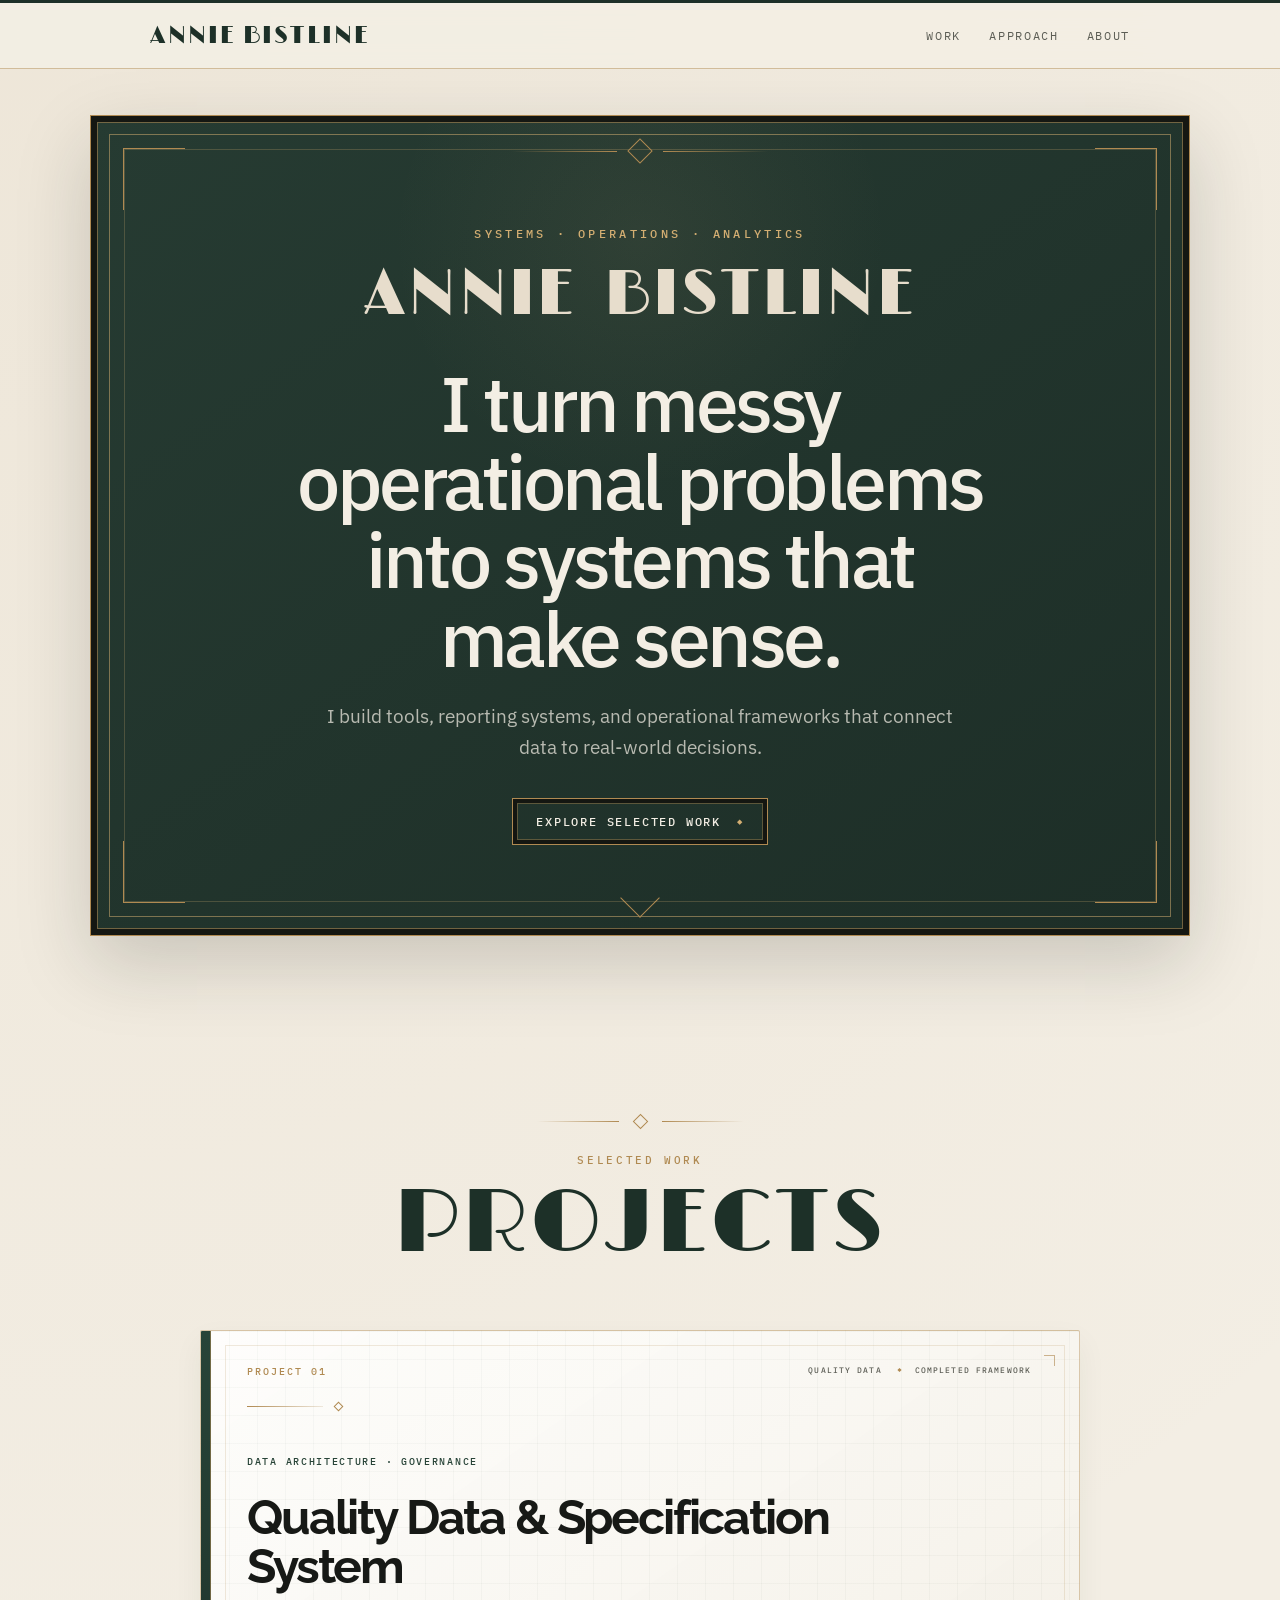
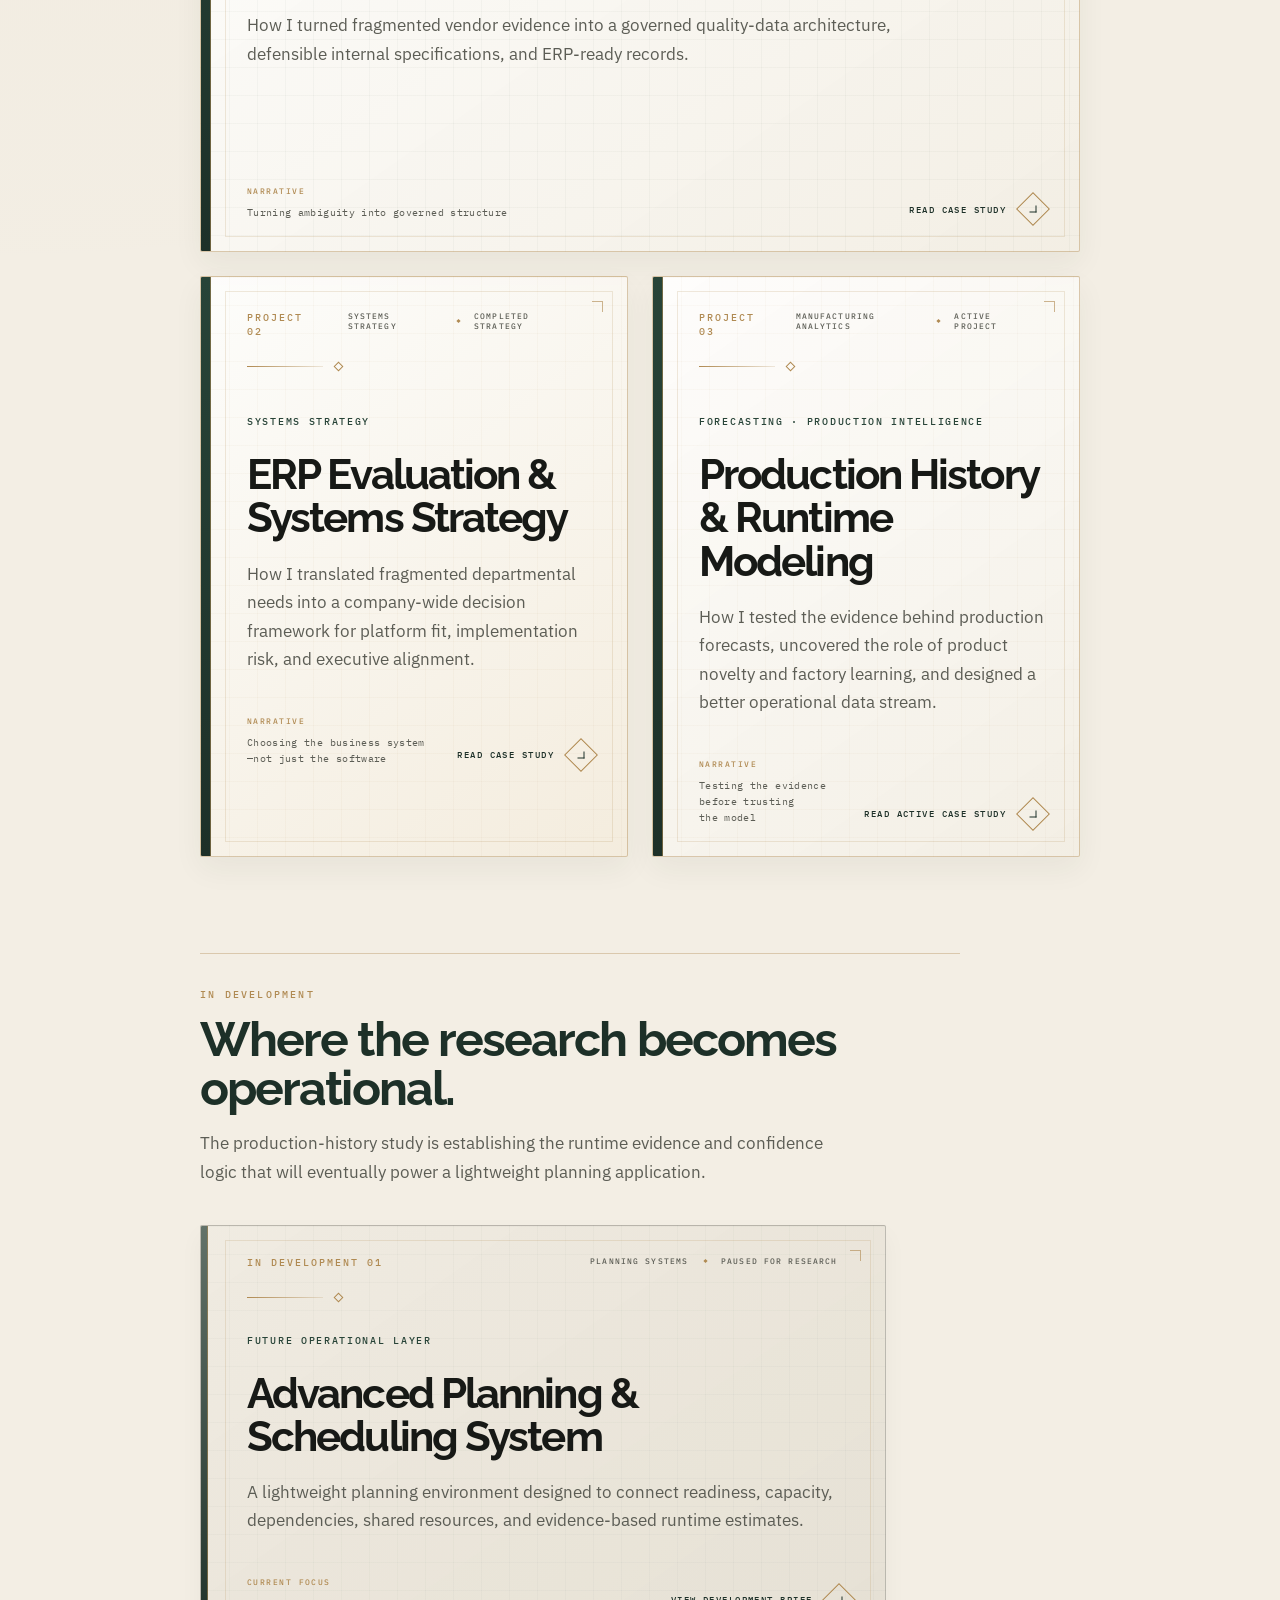
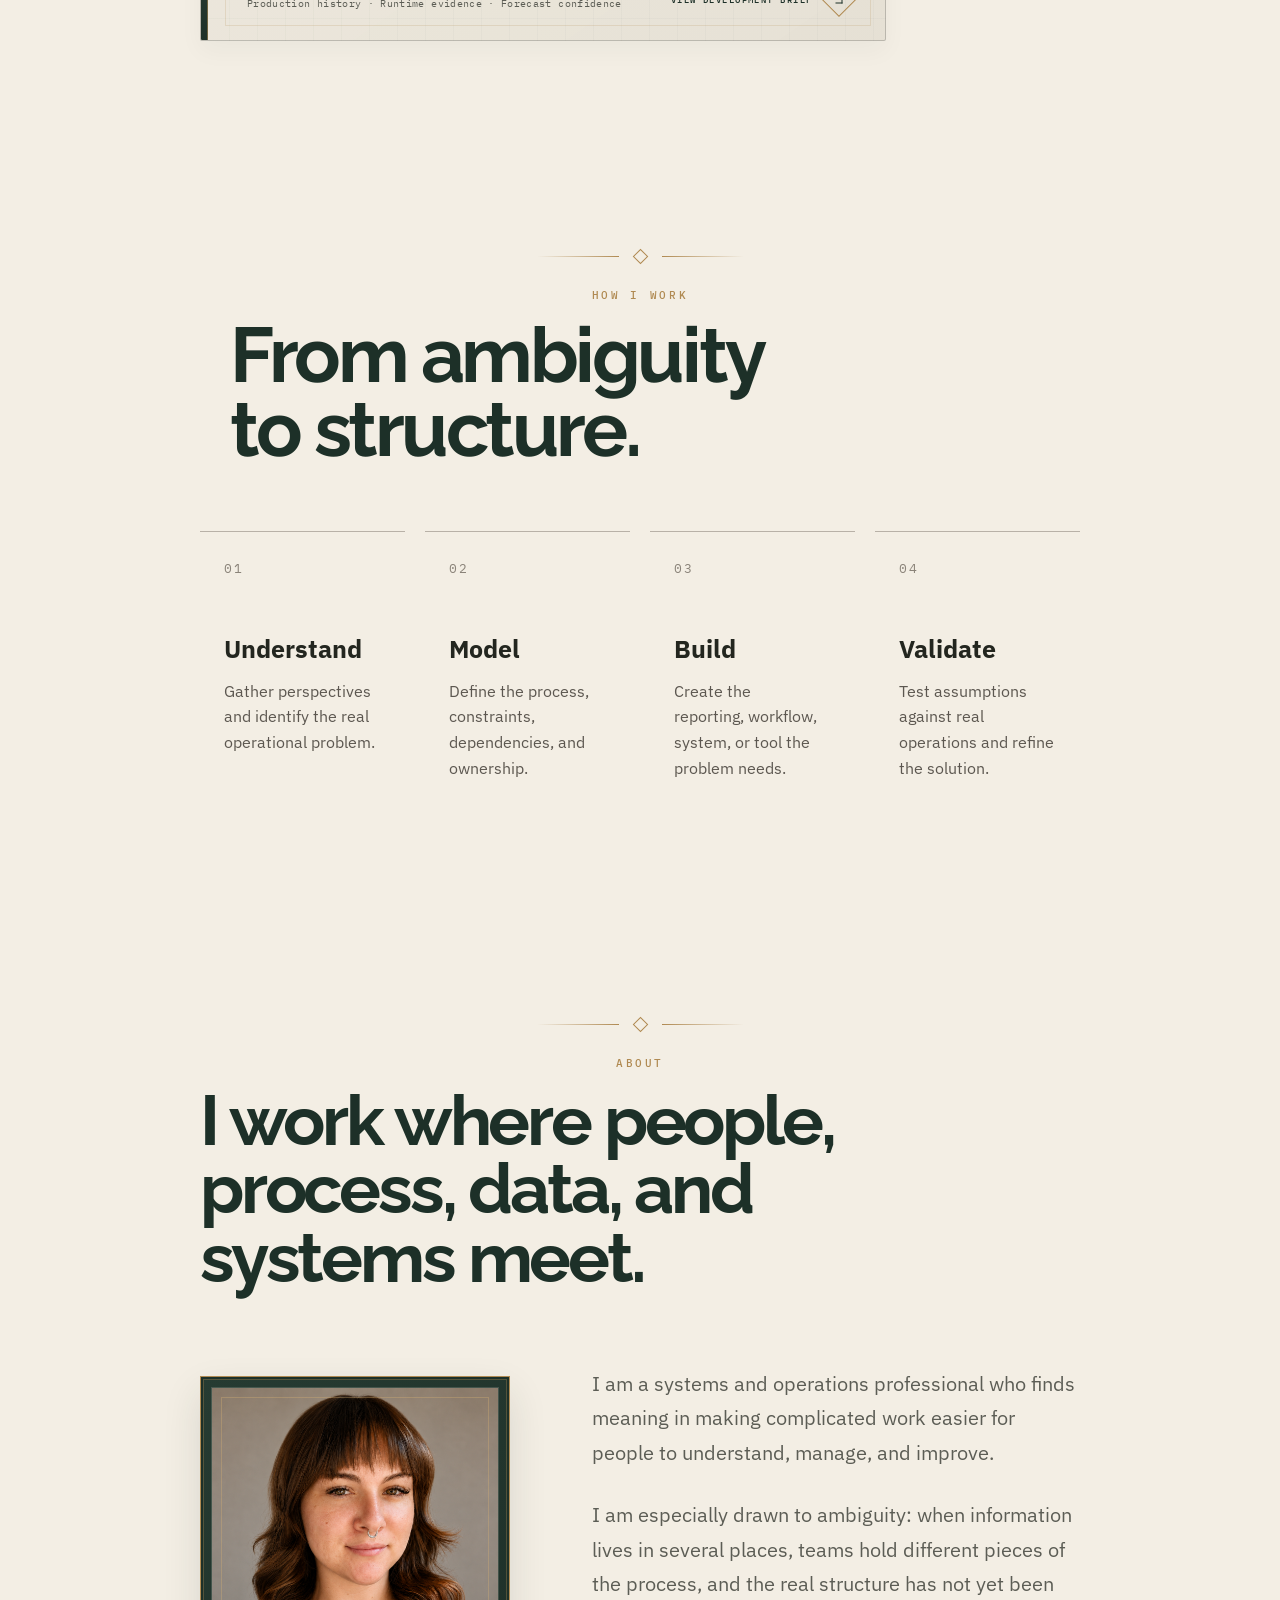
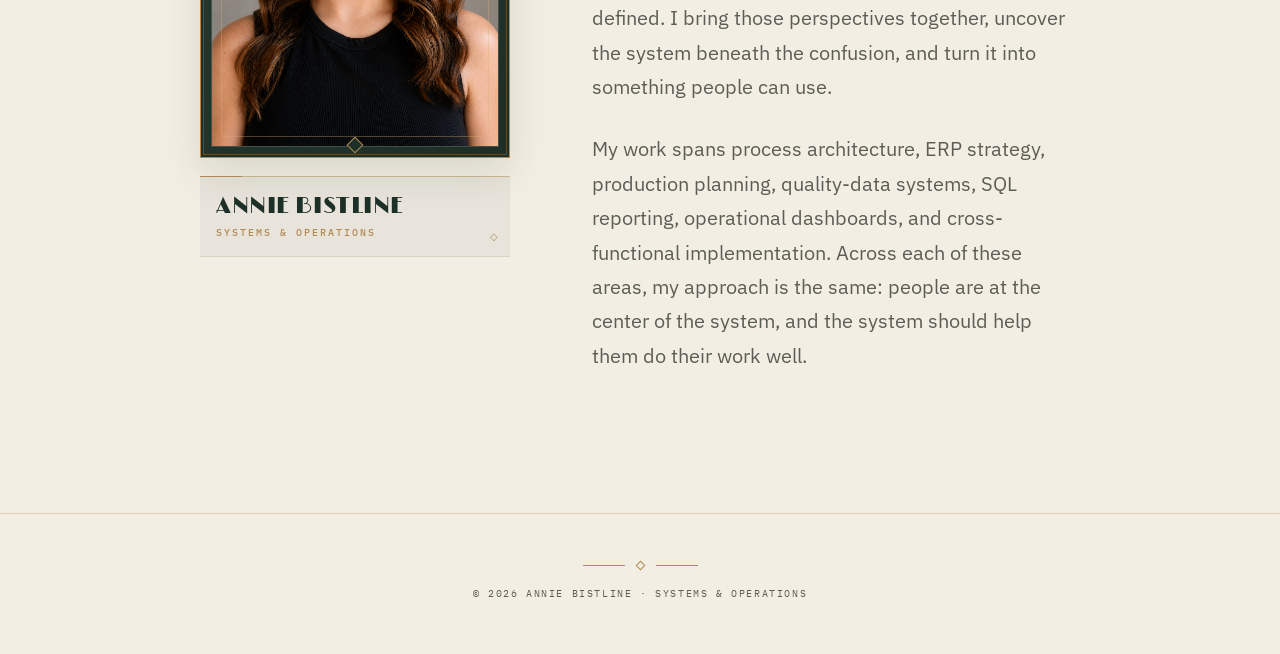
<file: index.html>
<!DOCTYPE html>
<html lang="en">

<head>
    <meta charset="UTF-8">
    <meta
        name="viewport"
        content="width=device-width, initial-scale=1.0"
    >

    <meta
        name="description"
        content="Annie Bistline designs operational systems, analytical tools, and frameworks that connect data to real-world decisions."
    >

    <title>Annie Bistline | Systems & Operations</title>

    <link rel="icon" href="favicon.svg" type="image/svg+xml">
    <link rel="icon" href="favicon.ico" sizes="any">
    <link rel="apple-touch-icon" href="apple-touch-icon.png">
    <meta name="theme-color" content="#1d3028">
    <link rel="stylesheet" href="style.css">
    <link rel="stylesheet" href="mobile.css">
</head>

<body>

    <header class="site-header">
        <nav class="site-nav" aria-label="Main navigation">

            <a href="/" class="site-name">
                Annie Bistline
            </a>

            <div class="nav-links">
                <a href="/#projects">Work</a>
                <a href="/#approach">Approach</a>
                <a href="/#about">About</a>
            </div>

        </nav>
    </header>

    <main>

        <!-- HERO -->
        <section class="hero" id="home">

            <div class="hero-frame">

                <span
                    class="frame-corner frame-corner-top-left"
                    aria-hidden="true"
                ></span>

                <span
                    class="frame-corner frame-corner-top-right"
                    aria-hidden="true"
                ></span>

                <span
                    class="frame-corner frame-corner-bottom-left"
                    aria-hidden="true"
                ></span>

                <span
                    class="frame-corner frame-corner-bottom-right"
                    aria-hidden="true"
                ></span>

                <div class="hero-ornament" aria-hidden="true">
                    <span class="ornament-line"></span>
                    <span class="ornament-diamond"></span>
                    <span class="ornament-line"></span>
                </div>

                <div class="hero-content">

                    <p class="eyebrow">
                        Systems · Operations · Analytics
                    </p>

                    <p class="hero-name" aria-label="Annie Bistline">
                        <span>Annie</span>
                        <span>Bistline</span>
                    </p>

                    <h1>
                        I turn messy operational problems
                        into systems that make sense.
                    </h1>

                    <p class="intro">
                        I build tools, reporting systems, and operational
                        frameworks that connect data to real-world decisions.
                    </p>

                    <a href="#projects" class="button">
                        <span>Explore selected work</span>
                    </a>

                </div>

                <div
                    class="hero-bottom-ornament"
                    aria-hidden="true"
                >
                    <span></span>
                </div>

            </div>

        </section>


       <!-- ===================================
     Selected Work
=================================== -->

<section id="projects" class="page-section">

    <header class="section-heading">
        <div class="section-ornament" aria-hidden="true">
            <span></span>
            <i></i>
            <span></span>
        </div>

        <p class="eyebrow">Selected Work</p>
        <h2>Projects</h2>
    </header>


    <div class="project-grid">

        <!-- Project 01 — Quality Data -->

        <a
            href="quality-data.html"
            class="project-card project-card--quality featured"
            aria-label="View the Quality Data and Specification System project"
        >
            <span class="project-card__rail" aria-hidden="true"></span>
            <div class="project-card__inner">
                <header class="project-card__header">
                    <p class="project-number">Project 01</p>
                    <div class="project-document-meta">
                        <span>Quality Data</span>
                        <span>Completed Framework</span>
                    </div>
                </header>
                <div class="project-card__rule" aria-hidden="true"><span></span><i></i></div>
                <div class="project-card__body">
                    <p class="project-category">Data Architecture · Governance</p>
                    <h3>Quality Data &amp; Specification System</h3>
                    <p class="project-description">
                        How I turned fragmented vendor evidence into a governed
                        quality-data architecture, defensible internal
                        specifications, and ERP-ready records.
                    </p>
                </div>
                <footer class="project-card__footer">
                    <div class="project-stack">
                        <span class="project-footer-label">Narrative</span>
                        <p class="project-tags">Turning ambiguity into governed structure</p>
                    </div>
                    <div class="project-card__action" aria-hidden="true"><span>Read Case Study</span><i></i></div>
                </footer>
            </div>
        </a>


        <!-- Project 02 — ERP Evaluation -->

        <a
            href="erp-evaluation.html"
            class="project-card project-card--erp"
            aria-label="View the ERP Evaluation and Systems Strategy project"
        >
            <span class="project-card__rail" aria-hidden="true"></span>

            <div class="project-card__inner">

                <header class="project-card__header">
                    <p class="project-number">Project 02</p>

                    <div class="project-document-meta">
                        <span>Systems Strategy</span>
                        <span>Completed Strategy</span>
                    </div>
                </header>

                <div class="project-card__rule" aria-hidden="true">
                    <span></span>
                    <i></i>
                </div>

                <div class="project-card__body">
                    <p class="project-category">
                        Systems Strategy
                    </p>

                    <h3>
                        ERP Evaluation &amp; Systems Strategy
                    </h3>

                    <p class="project-description">
                        How I translated fragmented departmental needs into a
                        company-wide decision framework for platform fit,
                        implementation risk, and executive alignment.
                    </p>
                </div>

                <footer class="project-card__footer">
                    <div class="project-stack">
                        <span class="project-footer-label">Narrative</span>

                        <p class="project-tags">
                            Choosing the business system—not just the software
                        </p>
                    </div>

                    <div class="project-card__action" aria-hidden="true">
                        <span>Read Case Study</span>
                        <i></i>
                    </div>
                </footer>

            </div>
        </a>


        <!-- Project 03 — Production History -->

        <a
            href="production-history.html"
            class="project-card project-card--aps"
            aria-label="View the Production History and Runtime Modeling project"
        >
            <span class="project-card__rail" aria-hidden="true"></span>

            <div class="project-card__inner">

                <header class="project-card__header">
                    <p class="project-number">Project 03</p>

                    <div class="project-document-meta">
                        <span>Manufacturing Analytics</span>
                        <span>Active Project</span>
                    </div>
                </header>

                <div class="project-card__rule" aria-hidden="true">
                    <span></span>
                    <i></i>
                </div>

                <div class="project-card__body">
                    <p class="project-category">
                        Forecasting · Production Intelligence
                    </p>

                    <h3>
                        Production History &amp; Runtime Modeling
                    </h3>

                    <p class="project-description">
                        How I tested the evidence behind production forecasts,
                        uncovered the role of product novelty and factory
                        learning, and designed a better operational data stream.
                    </p>
                </div>

                <footer class="project-card__footer">
                    <div class="project-stack">
                        <span class="project-footer-label">Narrative</span>

                        <p class="project-tags">
                            Testing the evidence before trusting the model
                        </p>
                    </div>

                    <div class="project-card__action" aria-hidden="true">
                        <span>Read Active Case Study</span>
                        <i></i>
                    </div>
                </footer>

            </div>
        </a>

    </div>

    <div class="development-heading">
        <p class="eyebrow">In Development</p>
        <h3>Where the research becomes operational.</h3>
        <p>
            The production-history study is establishing the runtime evidence
            and confidence logic that will eventually power a lightweight
            planning application.
        </p>
    </div>

    <div class="project-grid project-grid--development">
        <a
            href="aps.html"
            class="project-card project-card--aps development-card"
            aria-label="View the Advanced Planning and Scheduling System in development"
        >
            <span class="project-card__rail" aria-hidden="true"></span>
            <div class="project-card__inner">
                <header class="project-card__header">
                    <p class="project-number">In Development 01</p>
                    <div class="project-document-meta">
                        <span>Planning Systems</span>
                        <span>Paused for Research</span>
                    </div>
                </header>
                <div class="project-card__rule" aria-hidden="true"><span></span><i></i></div>
                <div class="project-card__body">
                    <p class="project-category">Future Operational Layer</p>
                    <h3>Advanced Planning &amp; Scheduling System</h3>
                    <p class="project-description">
                        A lightweight planning environment designed to connect
                        readiness, capacity, dependencies, shared resources, and
                        evidence-based runtime estimates.
                    </p>
                </div>
                <footer class="project-card__footer">
                    <div class="project-stack">
                        <span class="project-footer-label">Current Focus</span>
                        <p class="project-tags">Production history · Runtime evidence · Forecast confidence</p>
                    </div>
                    <div class="project-card__action" aria-hidden="true"><span>View Development Brief</span><i></i></div>
                </footer>
            </div>
        </a>
    </div>

</section>


        <!-- APPROACH -->
        <section id="approach" class="page-section">

            <header class="section-heading">

                <div class="section-ornament" aria-hidden="true">
                    <span></span>
                    <i></i>
                    <span></span>
                </div>

                <p class="eyebrow">How I Work</p>

                <h2>From ambiguity to structure.</h2>

            </header>

            <div class="approach-grid">

                <article>
                    <p class="step-number">01</p>

                    <h3>Understand</h3>

                    <p>
                        Gather perspectives and identify the real operational
                        problem.
                    </p>
                </article>

                <article>
                    <p class="step-number">02</p>

                    <h3>Model</h3>

                    <p>
                        Define the process, constraints, dependencies, and
                        ownership.
                    </p>
                </article>

                <article>
                    <p class="step-number">03</p>

                    <h3>Build</h3>

                    <p>
                        Create the reporting, workflow, system, or tool the
                        problem needs.
                    </p>
                </article>

                <article>
                    <p class="step-number">04</p>

                    <h3>Validate</h3>

                    <p>
                        Test assumptions against real operations and refine
                        the solution.
                    </p>
                </article>

            </div>

        </section>


        <!-- ABOUT -->
        <section id="about" class="page-section">

            <header class="section-heading">

                <div class="section-ornament" aria-hidden="true">
                    <span></span>
                    <i></i>
                    <span></span>
                </div>

                <p class="eyebrow">About</p>

                <h2>
                    I work where people, process, data, and systems meet.
                </h2>

            </header>

 <div class="about-layout">

    <figure class="about-portrait">

        <div class="portrait-frame">

            <img
                src="images/headshot-front-retouched.png"
                alt="Portrait of Annie Bistline"
            >

        </div>

        <figcaption>

            <span class="portrait-name">
                Annie Bistline
            </span>

            <span class="portrait-title">
                Systems & Operations
            </span>

        </figcaption>

    </figure>


    <div class="about-content">

        <p>
            I am a systems and operations professional who finds meaning in making complicated work easier for people to understand, manage, and improve.
        </p>

        <p>
            I am especially drawn to ambiguity: when information lives in several places, teams hold different pieces of the process, and the real structure has not yet been defined. I bring those perspectives together, uncover the system beneath the confusion, and turn it into something people can use.
        </p>

        <p>
            My work spans process architecture, ERP strategy, production planning, quality-data systems, SQL reporting, operational dashboards, and cross-functional implementation. Across each of these areas, my approach is the same: people are at the center of the system, and the system should help them do their work well.
        </p>

    </div>

</div>

        </section>

    </main>

    <footer class="site-footer">

        <div class="footer-ornament" aria-hidden="true">
            <span></span>
            <i></i>
            <span></span>
        </div>

        <p>
            © 2026 Annie Bistline
            <span aria-hidden="true">·</span>
            Systems &amp; Operations
        </p>

    </footer>

</body>

</html>
</file>
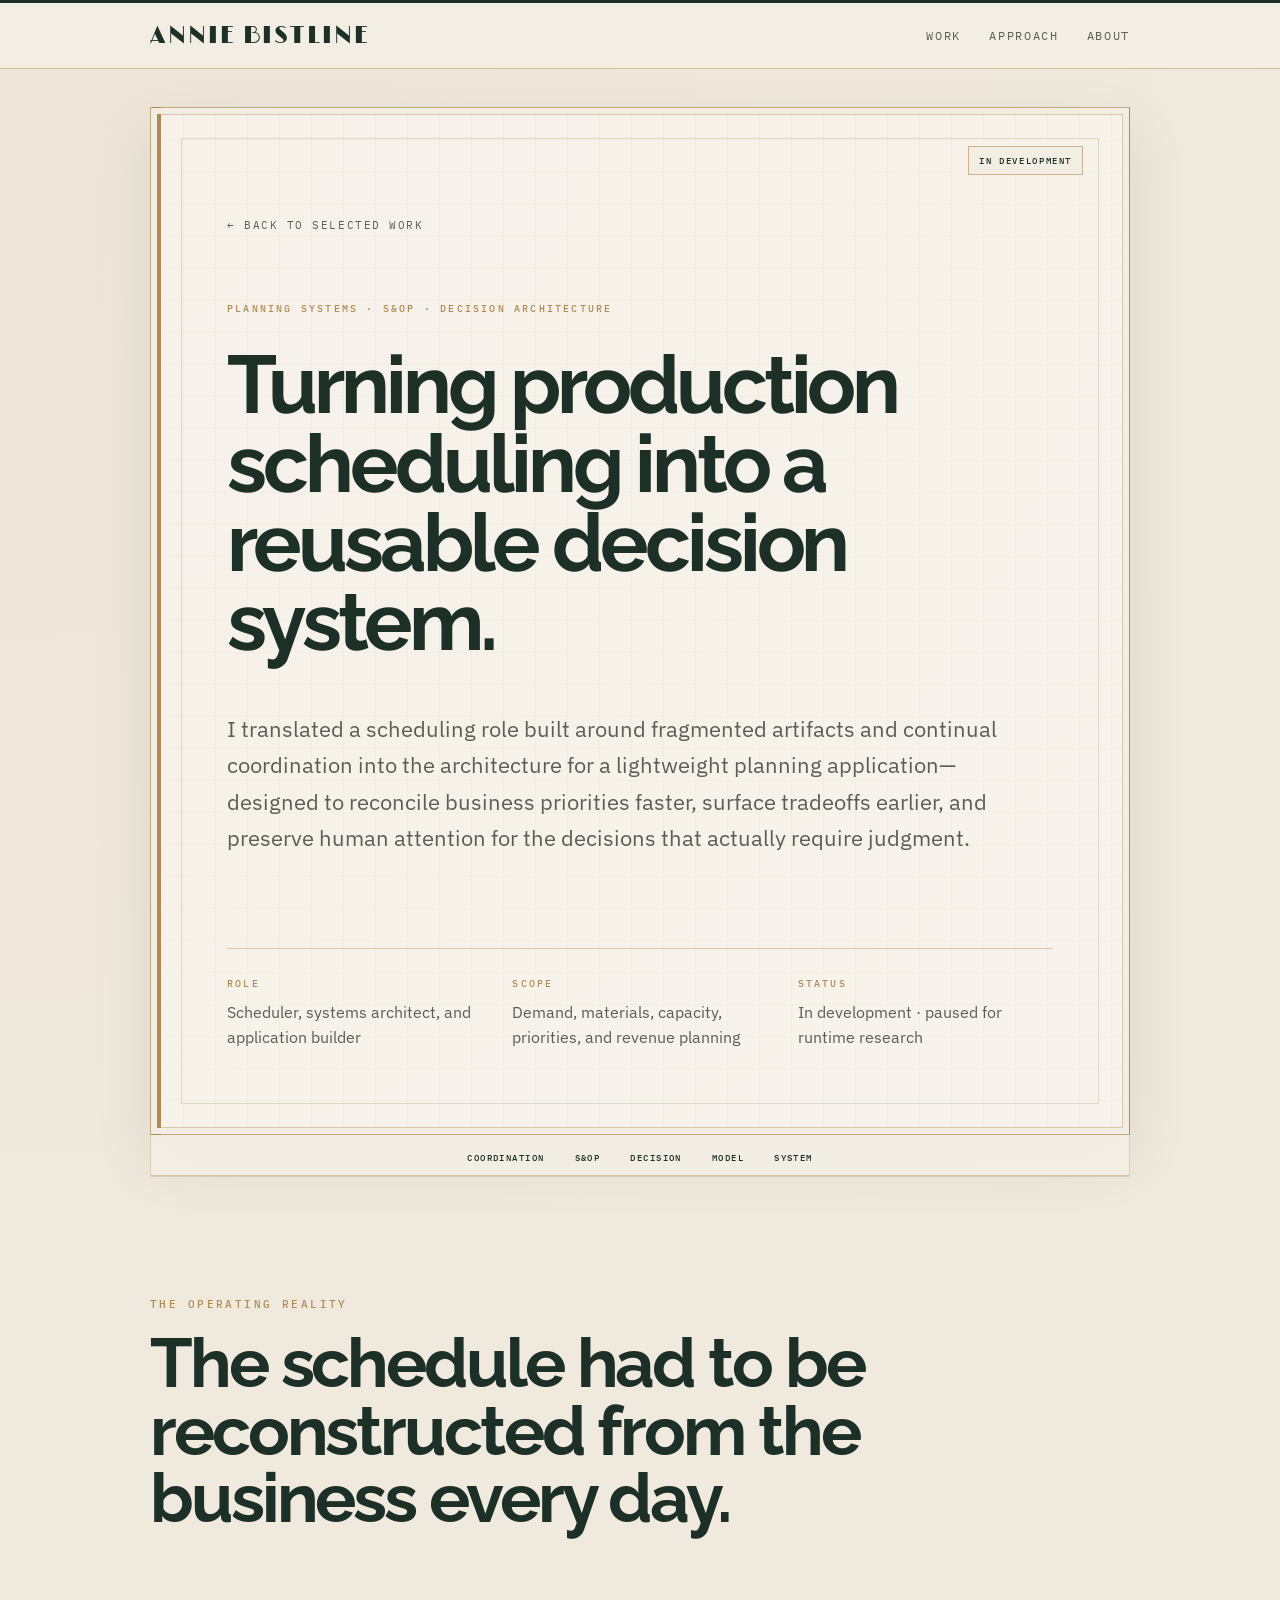
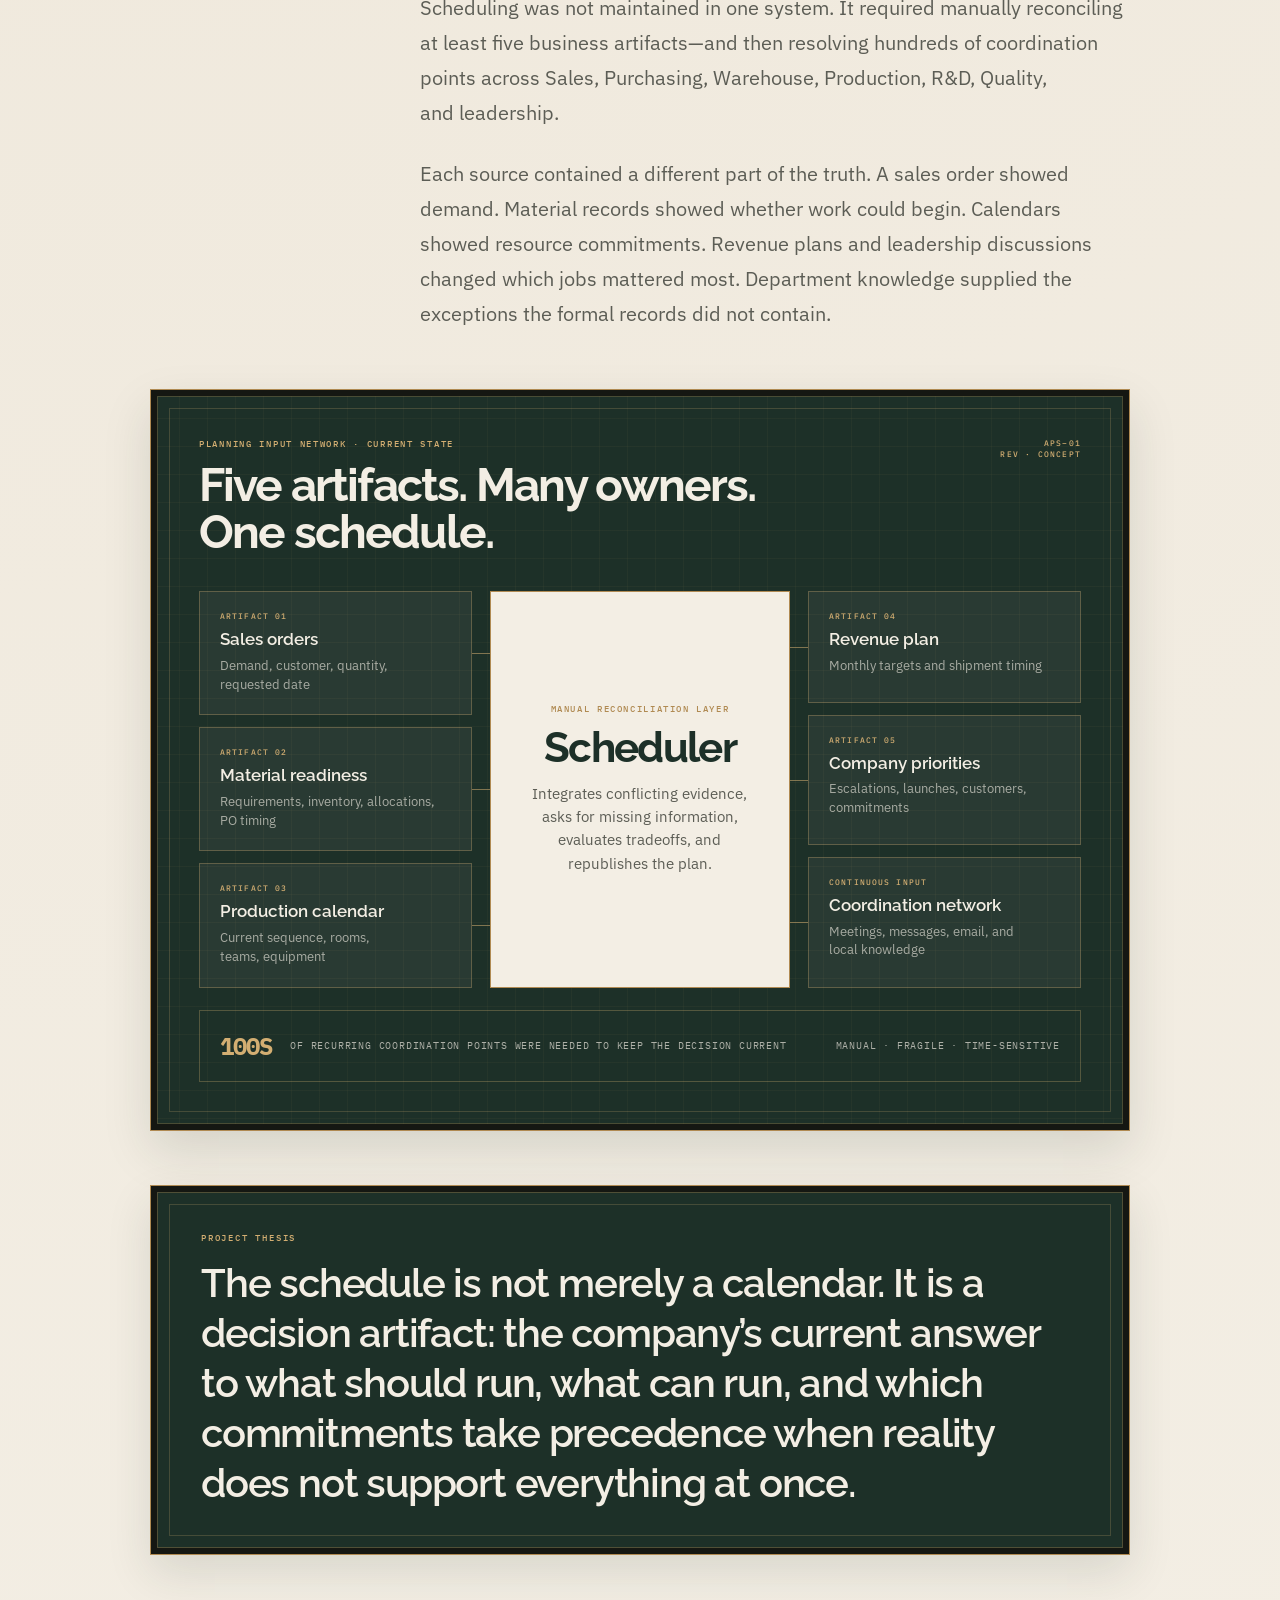
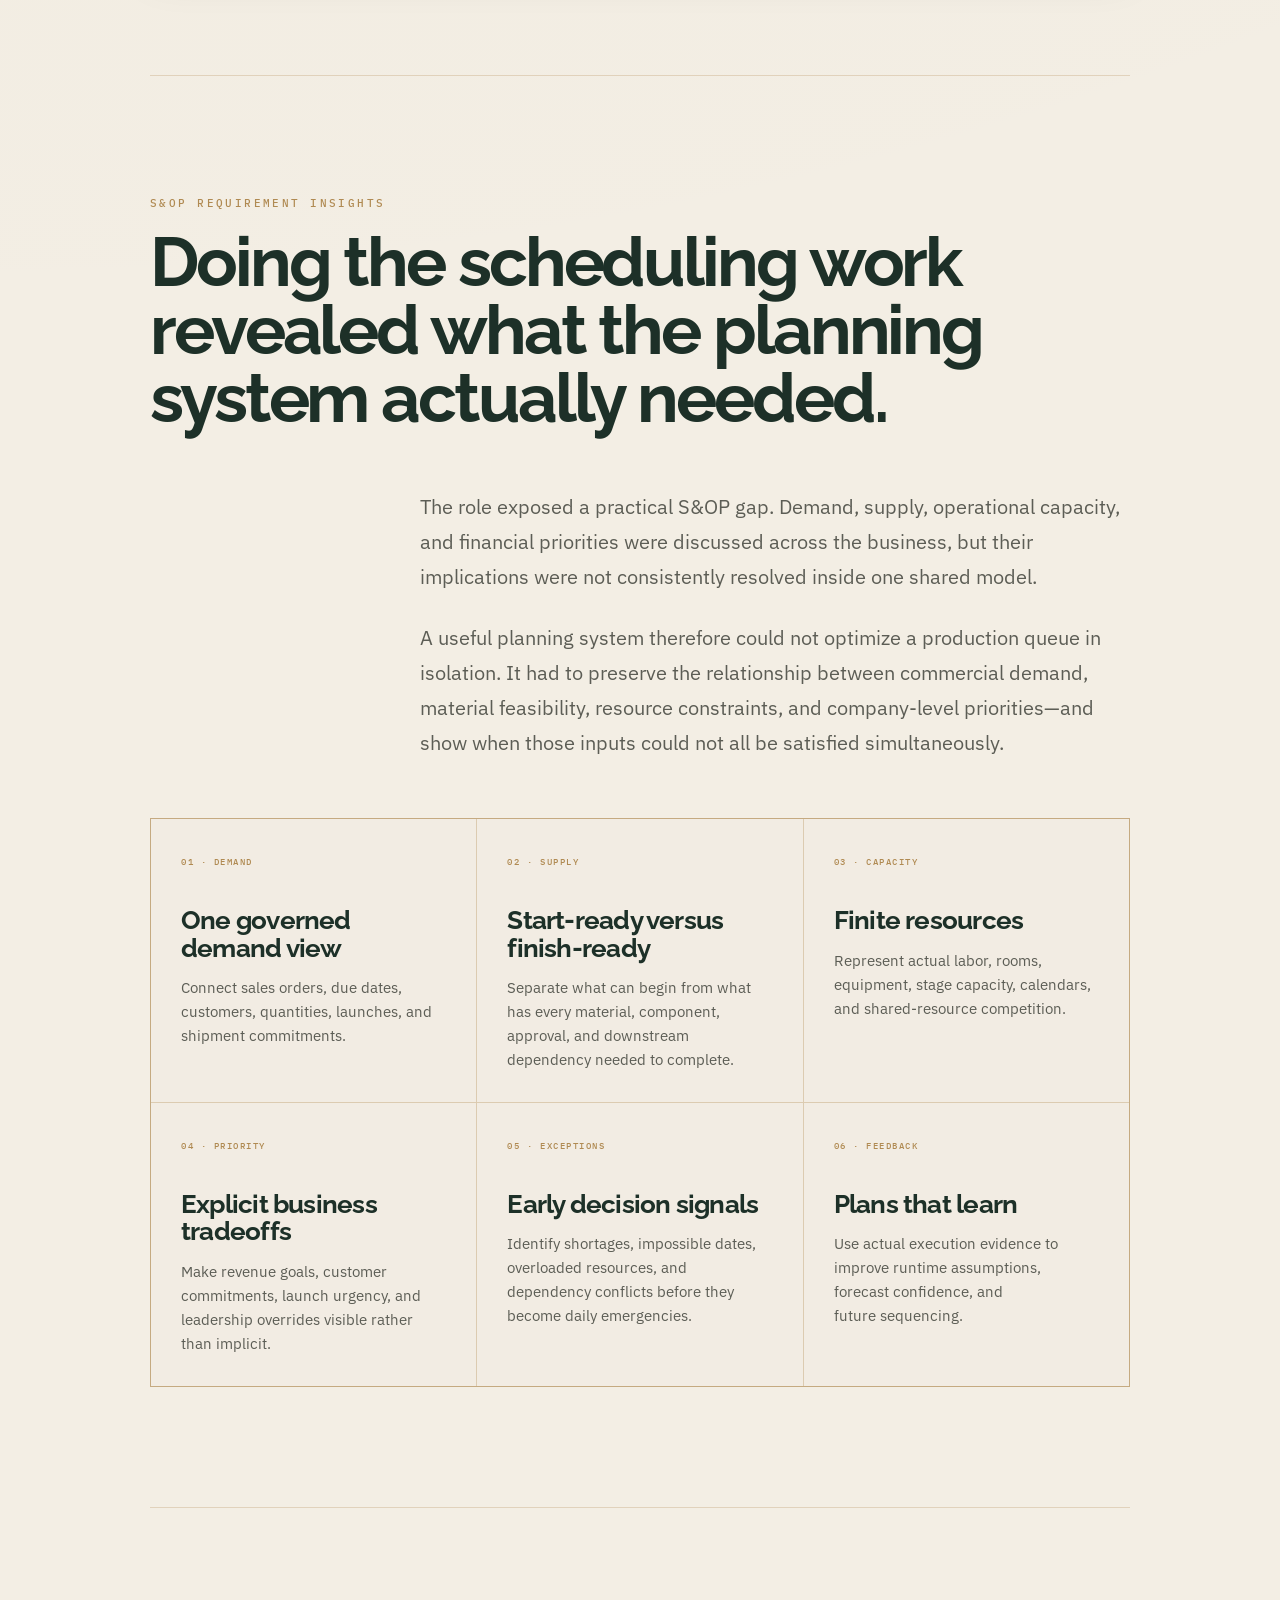
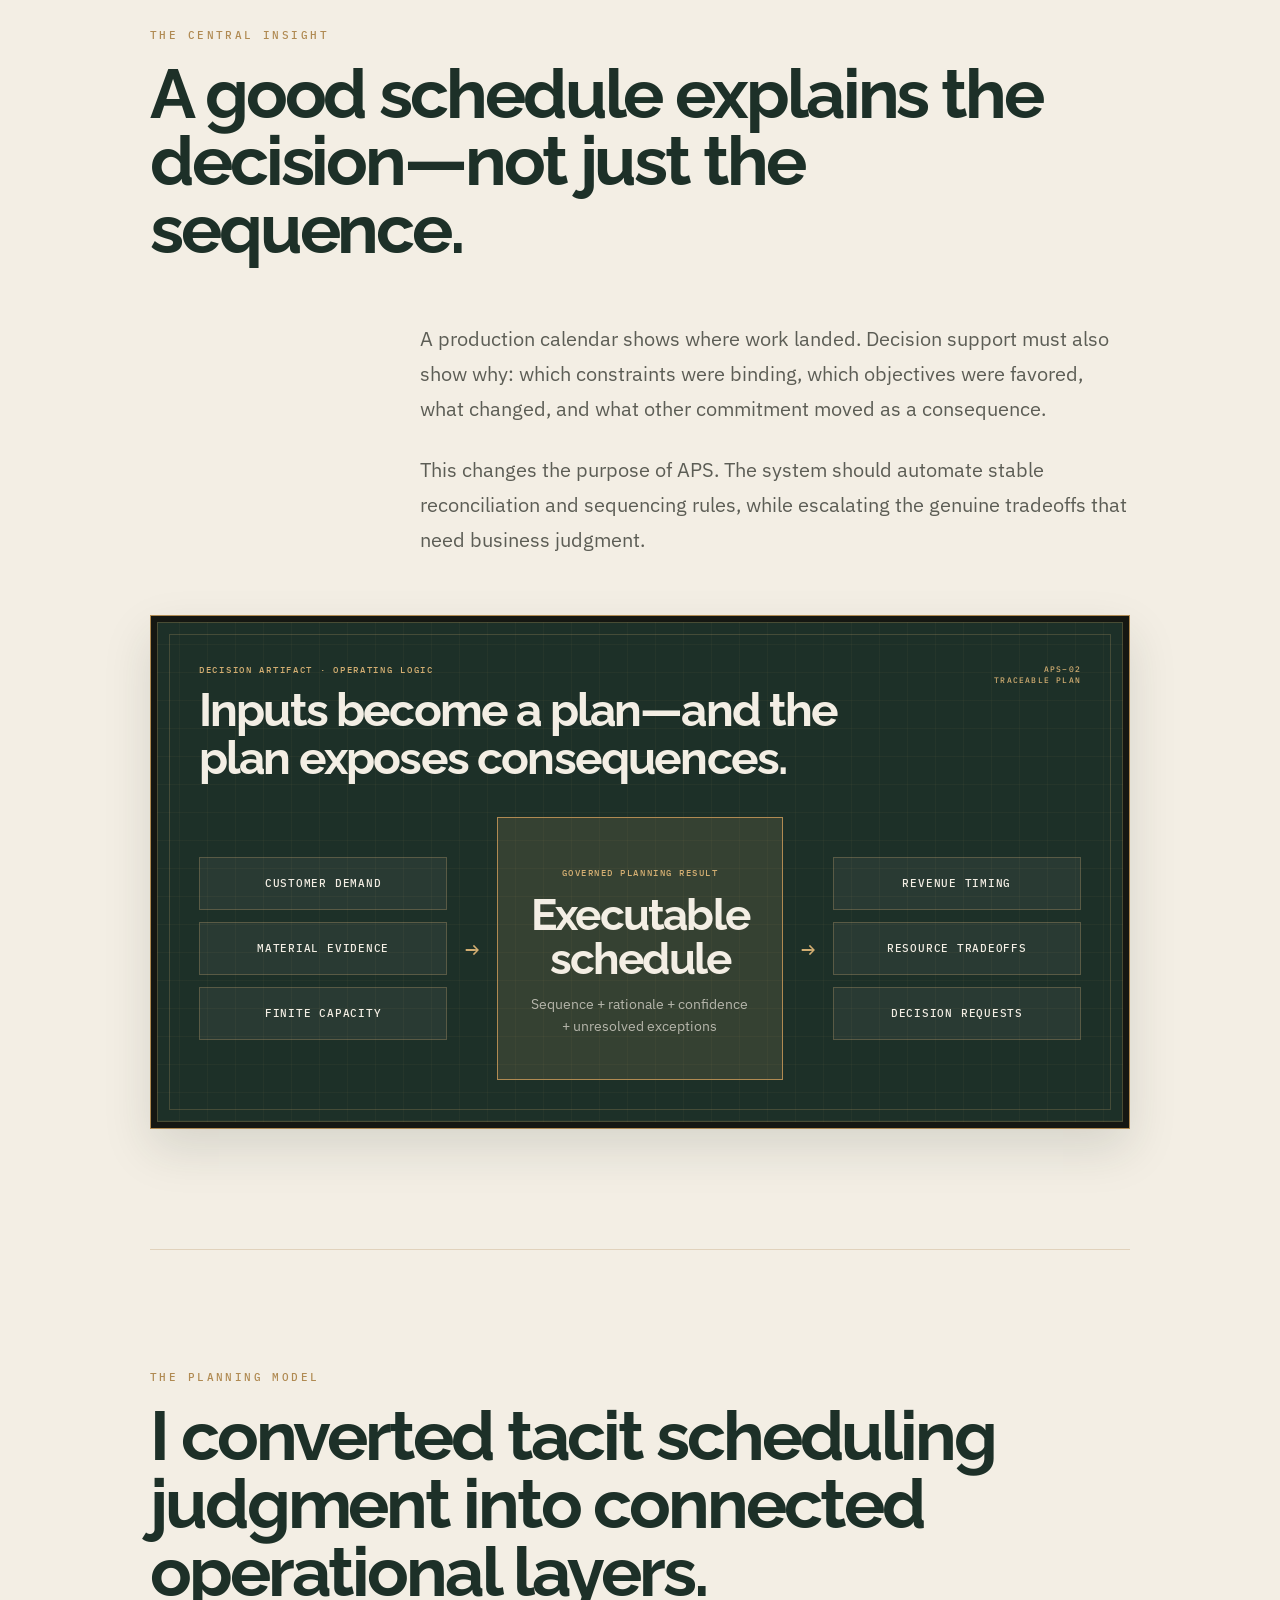
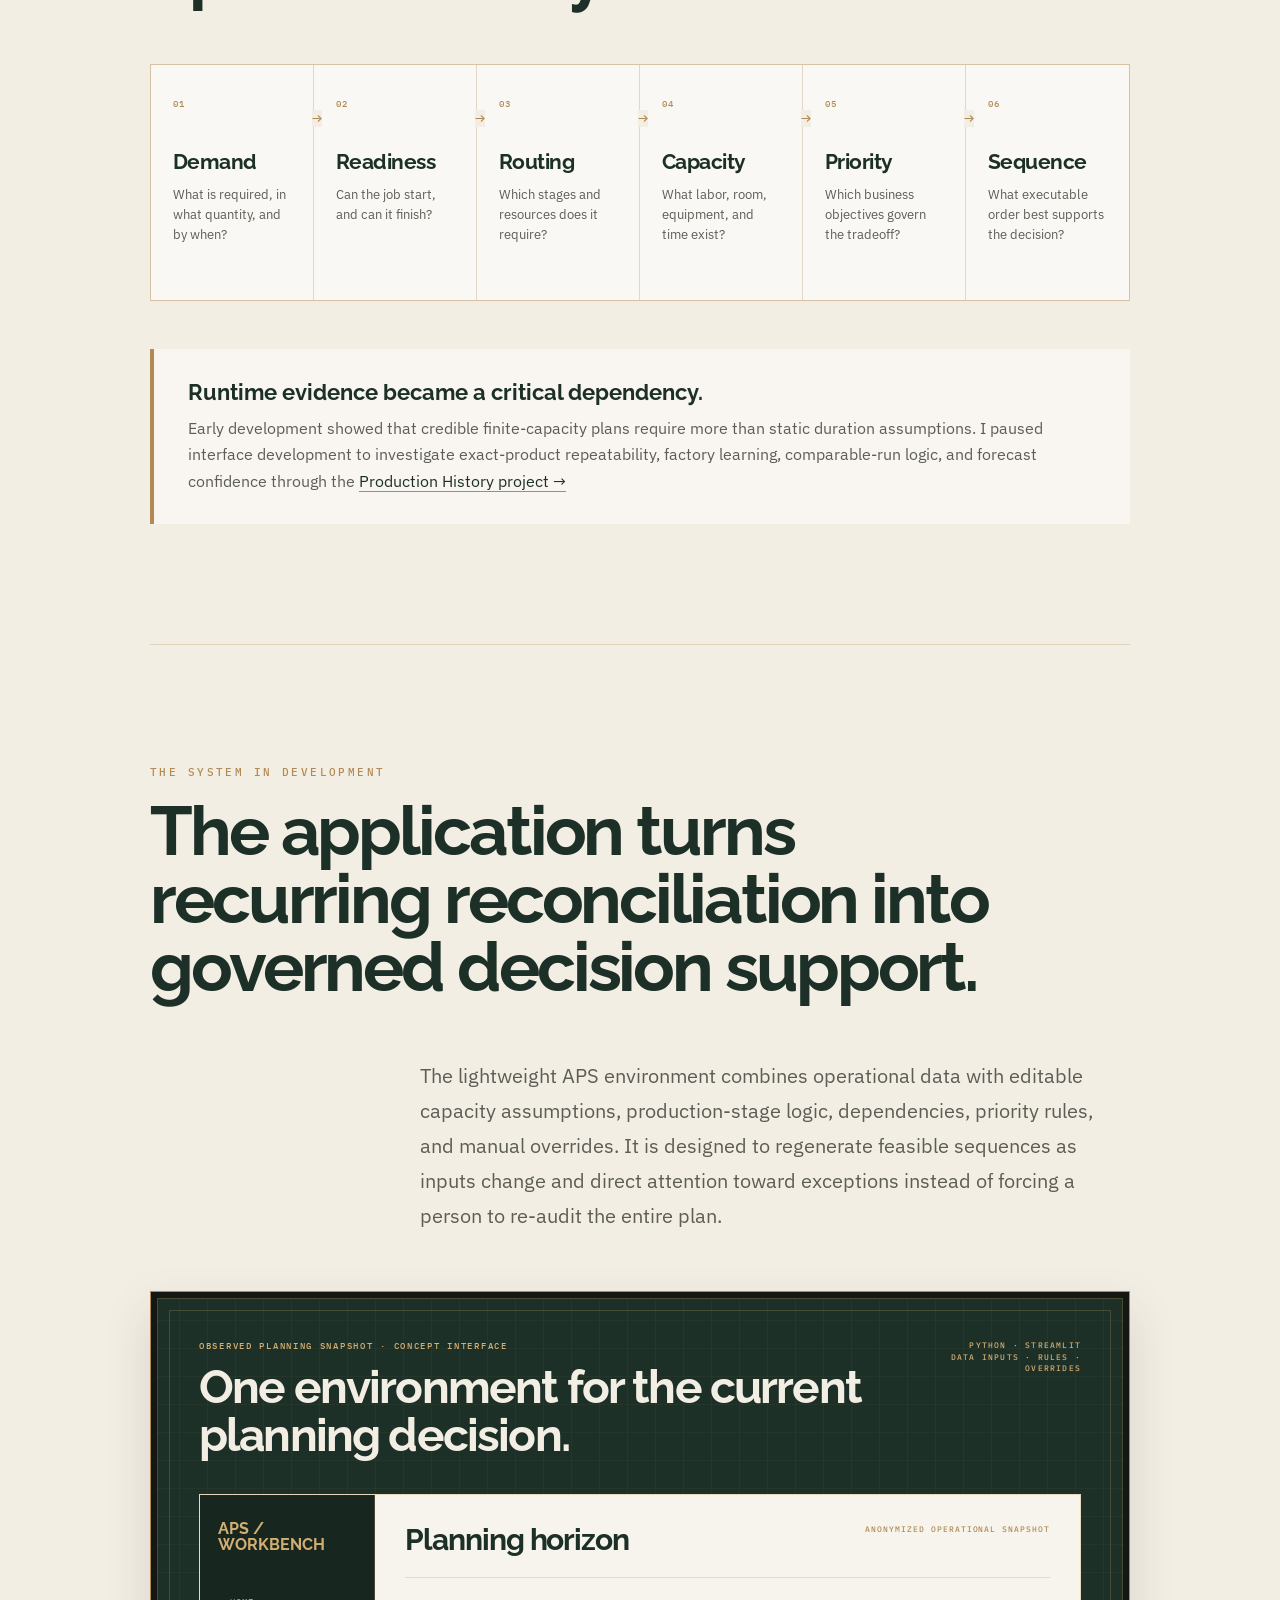
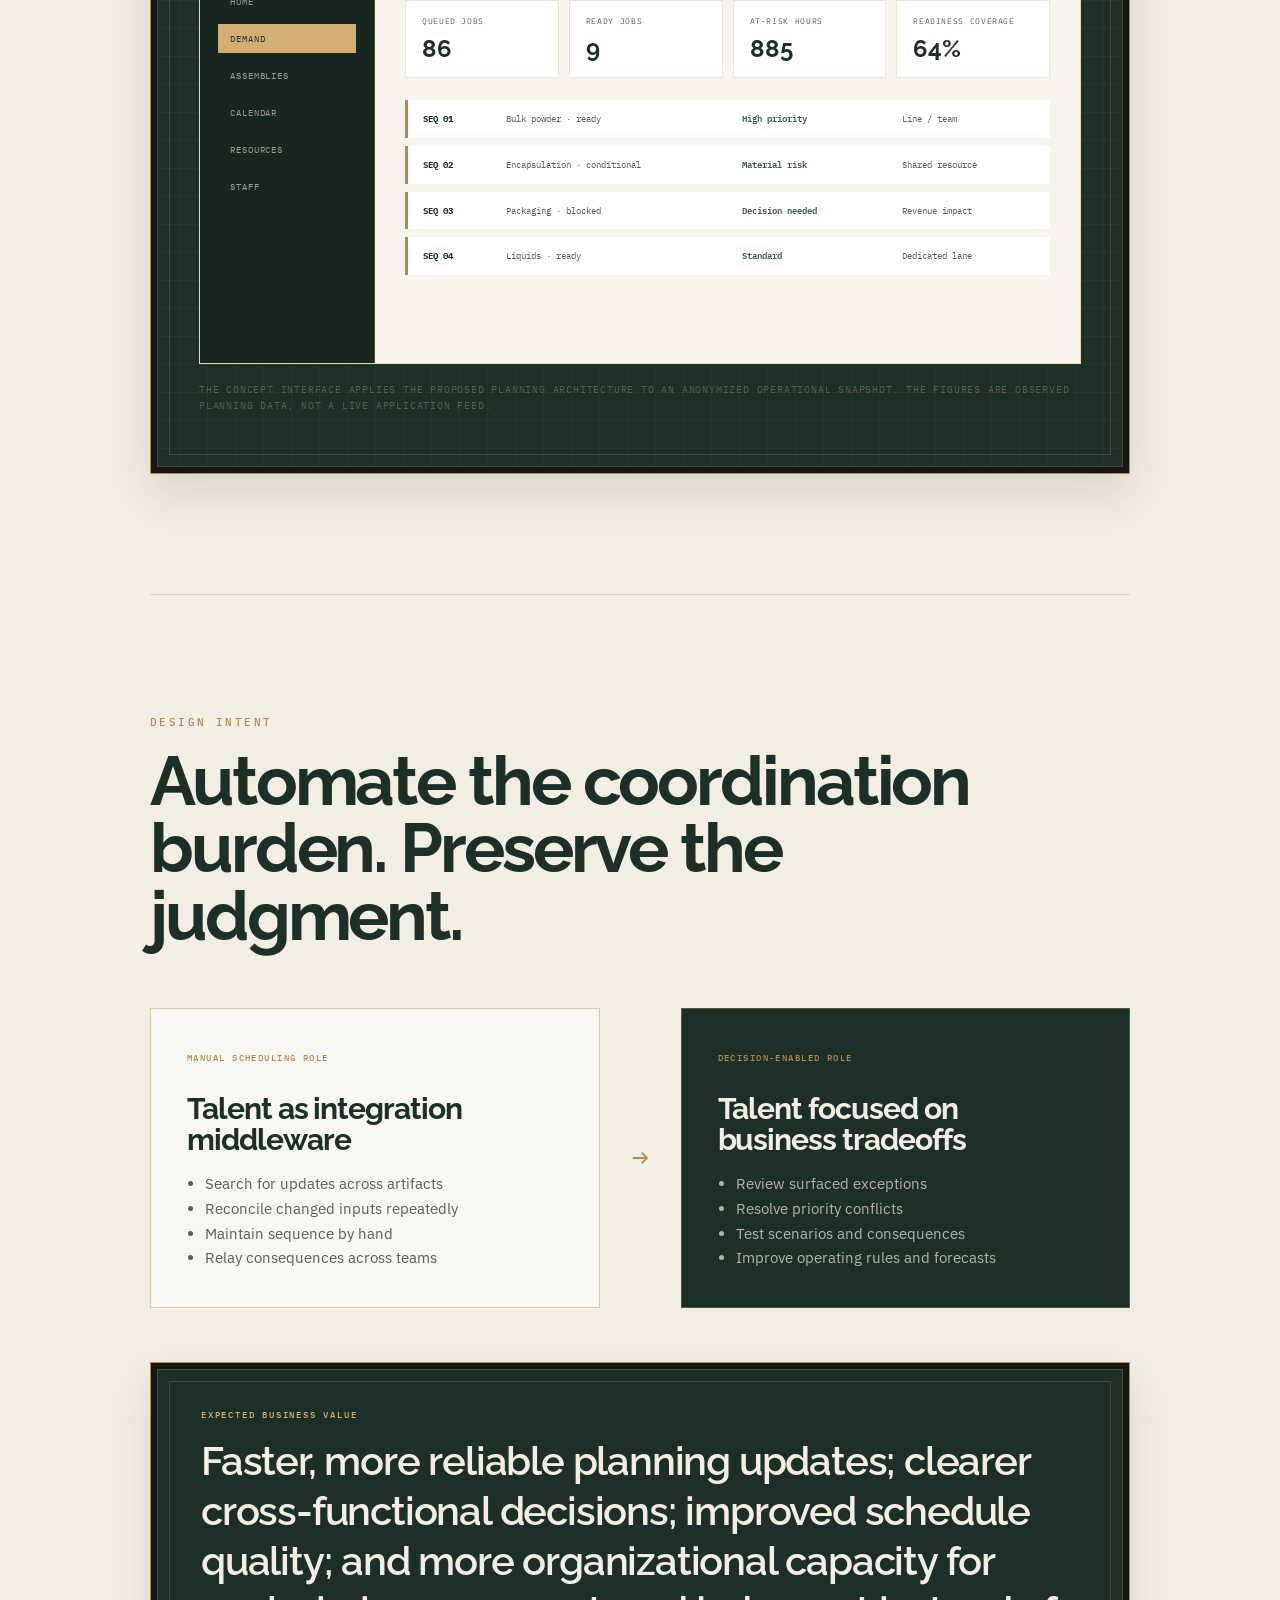
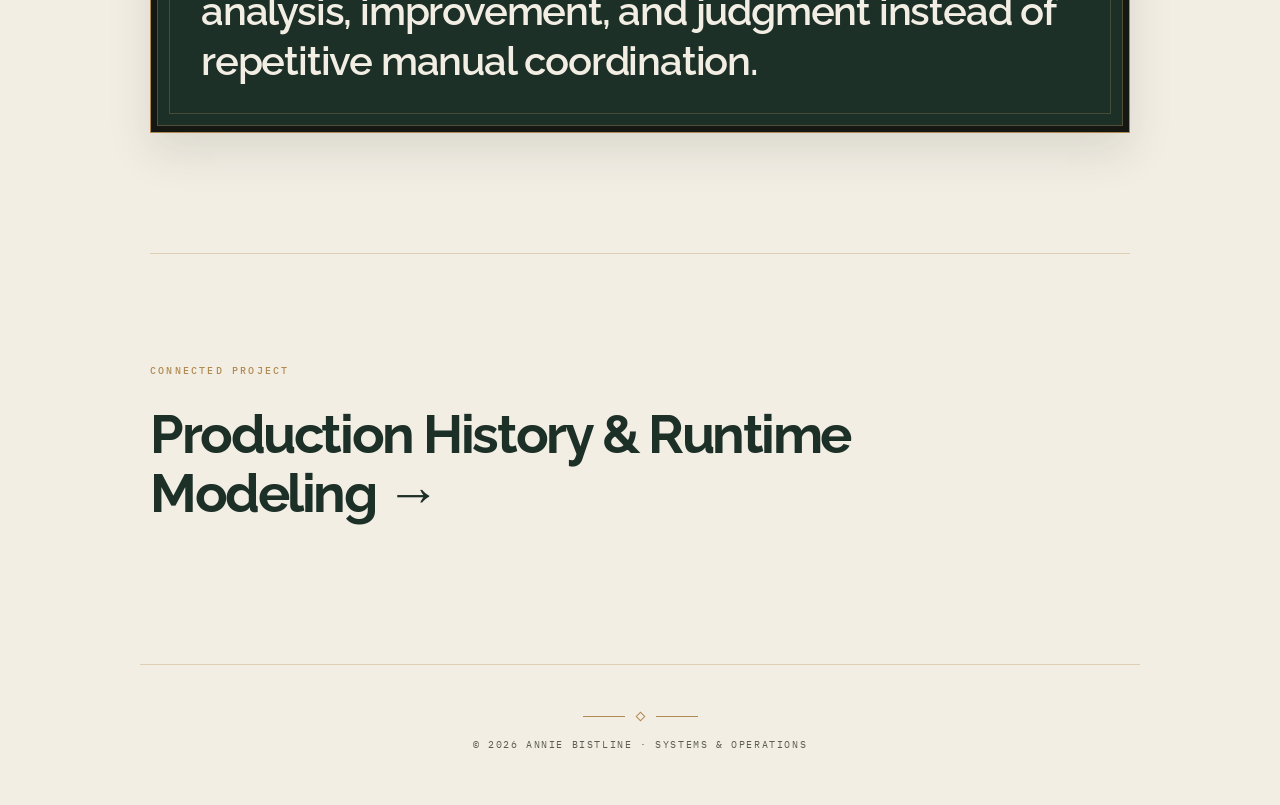
<file: aps.html>
<!DOCTYPE html>
<html lang="en">
<head>
  <meta charset="UTF-8">
  <meta name="viewport" content="width=device-width, initial-scale=1.0">
  <meta name="description" content="A case study of an advanced planning and scheduling decision system designed by Annie Bistline.">
  <title>Advanced Planning & Scheduling | Annie Bistline</title>
  <link rel="icon" href="favicon.svg" type="image/svg+xml">
  <link rel="icon" href="favicon.ico" sizes="any">
  <link rel="apple-touch-icon" href="apple-touch-icon.png">
  <meta name="theme-color" content="#1d3028">
  <link rel="stylesheet" href="style.css">
  <link rel="stylesheet" href="mobile.css">
  <style>
    .aps-v1 { --aps-green:#1d3028; --aps-mid:#415e50; --aps-gold:#b08a52; --aps-light:#d3ae72; --aps-paper:#f3eee4; }
    .aps-v1 .case-hero { background:linear-gradient(90deg,var(--aps-gold) 0,var(--aps-gold) 10px,transparent 10px),linear-gradient(rgba(176,138,82,.045) 1px,transparent 1px),linear-gradient(90deg,rgba(176,138,82,.045) 1px,transparent 1px),rgba(255,255,255,.42);background-size:auto,32px 32px,32px 32px,auto; }
    .aps-v1 .case-hero::after { content:"IN DEVELOPMENT"; color:var(--aps-green); background:rgba(243,238,228,.88); }
    .aps-thesis { position:relative; margin-top:54px; padding:46px 50px; background:var(--aps-green); border:1px solid var(--aps-gold); box-shadow:inset 0 0 0 6px #151712,inset 0 0 0 7px rgba(176,138,82,.35),0 18px 42px rgba(29,48,40,.12); }
    .aps-thesis::before,.coordination-plate::before,.decision-plate::before,.system-prototype::before { content:""; position:absolute; inset:18px; border:1px solid rgba(211,174,114,.22); pointer-events:none; }
    .aps-thesis p:first-child { margin:0 0 15px; color:var(--aps-light); font:500 9px/1.3 var(--technical-font); letter-spacing:.2em; text-transform:uppercase; }
    .aps-thesis p:last-child { position:relative; margin:0; color:var(--aps-paper); font:600 clamp(25px,3.2vw,40px)/1.25 var(--statement-font); letter-spacing:-.03em; }
    .coordination-plate,.decision-plate,.system-prototype { position:relative; margin-top:58px; padding:48px; overflow:hidden; background:linear-gradient(rgba(211,174,114,.045) 1px,transparent 1px),linear-gradient(90deg,rgba(211,174,114,.045) 1px,transparent 1px),var(--aps-green); background-size:28px 28px; border:1px solid var(--aps-gold); box-shadow:inset 0 0 0 6px #151712,inset 0 0 0 7px rgba(176,138,82,.3),0 20px 45px rgba(29,48,40,.13); }
    .plate-head { position:relative; display:flex; justify-content:space-between; gap:30px; margin-bottom:34px; }
    .plate-kicker { margin:0 0 11px; color:var(--aps-light); font:500 9px/1.4 var(--technical-font); letter-spacing:.19em; text-transform:uppercase; }
    .plate-head h3 { max-width:720px; margin:0; color:var(--aps-paper); font:700 clamp(29px,4vw,46px)/1.04 var(--statement-font); letter-spacing:-.04em; }
    .plate-mark { color:var(--aps-light); font:500 8px/1.4 var(--technical-font); letter-spacing:.15em; text-align:right; }
    .artifact-network { position:relative; display:grid; grid-template-columns:1fr 1.1fr 1fr; gap:18px; align-items:stretch; }
    .artifact-column { display:grid; gap:12px; }
    .artifact-node { position:relative; min-height:96px; padding:20px; background:rgba(243,238,228,.055); border:1px solid rgba(211,174,114,.32); }
    .artifact-node::after { content:""; position:absolute; top:50%; width:18px; border-top:1px solid rgba(211,174,114,.55); }
    .artifact-column:first-child .artifact-node::after { right:-19px; }
    .artifact-column:last-child .artifact-node::after { left:-19px; }
    .artifact-node span { display:block; margin-bottom:9px; color:var(--aps-light); font:500 8px/1 var(--technical-font); letter-spacing:.14em; text-transform:uppercase; }
    .artifact-node strong { color:var(--aps-paper); font:600 17px/1.2 var(--statement-font); }
    .artifact-node p { margin:7px 0 0; color:rgba(243,238,228,.63); font:13px/1.45 var(--body-font); }
    .scheduler-core { display:grid; align-content:center; padding:32px; text-align:center; background:var(--aps-paper); border:1px solid var(--aps-gold); }
    .scheduler-core span { color:var(--aps-gold); font:500 9px/1 var(--technical-font); letter-spacing:.18em; text-transform:uppercase; }
    .scheduler-core strong { margin:14px 0; color:var(--aps-green); font:700 clamp(28px,3.5vw,42px)/.98 var(--statement-font); letter-spacing:-.04em; }
    .scheduler-core p { margin:0; color:var(--ink-soft); font:15px/1.55 var(--body-font); }
    .coordination-band { position:relative; display:grid; grid-template-columns:auto 1fr auto; gap:18px; align-items:center; margin-top:22px; padding:17px 20px; border:1px solid rgba(211,174,114,.3); color:rgba(243,238,228,.68); font:10px/1.5 var(--technical-font); letter-spacing:.08em; text-transform:uppercase; }
    .coordination-band strong { color:var(--aps-light); font-size:24px; letter-spacing:-.04em; }
    .requirements-grid { display:grid; grid-template-columns:repeat(3,1fr); gap:1px; margin-top:58px; background:rgba(176,138,82,.35); border:1px solid rgba(176,138,82,.5); }
    .requirement { min-height:245px; padding:30px; background:rgba(255,255,255,.64); }
    .requirement span { color:var(--aps-gold); font:500 9px/1 var(--technical-font); letter-spacing:.17em; }
    .requirement h3 { margin:38px 0 14px; color:var(--aps-green); font:700 26px/1.05 var(--statement-font); letter-spacing:-.03em; }
    .requirement p { margin:0; color:var(--ink-soft); font:15px/1.6 var(--body-font); }
    .decision-map { position:relative; display:grid; grid-template-columns:1fr 50px 1.15fr 50px 1fr; align-items:center; }
    .decision-side { display:grid; gap:12px; }
    .decision-side div { padding:18px; color:var(--aps-paper); background:rgba(243,238,228,.055); border:1px solid rgba(211,174,114,.28); font:500 11px/1.35 var(--technical-font); letter-spacing:.07em; text-align:center; text-transform:uppercase; }
    .decision-arrow { color:var(--aps-light); font:24px/1 var(--technical-font); text-align:center; }
    .decision-core { padding:42px 30px; text-align:center; background:rgba(211,174,114,.13); border:1px solid var(--aps-gold); }
    .decision-core span { color:var(--aps-light); font:500 9px/1 var(--technical-font); letter-spacing:.17em; text-transform:uppercase; }
    .decision-core strong { display:block; margin:13px 0; color:var(--aps-paper); font:700 clamp(29px,4vw,44px)/1 var(--statement-font); letter-spacing:-.04em; }
    .decision-core p { margin:0; color:rgba(243,238,228,.68); font:14px/1.55 var(--body-font); }
    .model-chain { display:grid; grid-template-columns:repeat(6,1fr); margin-top:58px; border:1px solid rgba(176,138,82,.45); }
    .model-stage { position:relative; min-height:235px; padding:26px 22px; background:rgba(255,255,255,.62); border-right:1px solid rgba(176,138,82,.3); }
    .model-stage:last-child { border-right:0; }
    .model-stage:not(:last-child)::after { content:"→"; position:absolute; z-index:2; top:45px; right:-9px; color:var(--aps-gold); background:var(--aps-paper); font:17px/1 var(--technical-font); }
    .model-stage span { color:var(--aps-gold); font:500 9px/1 var(--technical-font); letter-spacing:.15em; }
    .model-stage h3 { margin:40px 0 12px; color:var(--aps-green); font:700 21px/1.05 var(--statement-font); letter-spacing:-.025em; }
    .model-stage p { margin:0; color:var(--ink-soft); font:13px/1.55 var(--body-font); }
    .prototype-shell { position:relative; display:grid; grid-template-columns:175px 1fr; min-height:470px; background:#f7f4ed; border:1px solid rgba(211,174,114,.4); }
    .prototype-nav { padding:26px 18px; background:#17271f; border-right:1px solid rgba(211,174,114,.28); }
    .prototype-brand { margin-bottom:34px; color:var(--aps-light); font:700 16px/1 var(--statement-font); }
    .prototype-nav span { display:block; margin:8px 0; padding:10px 12px; color:rgba(243,238,228,.6); font:9px/1 var(--technical-font); letter-spacing:.1em; text-transform:uppercase; }
    .prototype-nav .active { color:var(--aps-green); background:var(--aps-light); }
    .prototype-main { padding:30px; }
    .prototype-title { display:flex; justify-content:space-between; gap:20px; padding-bottom:22px; border-bottom:1px solid rgba(176,138,82,.24); }
    .prototype-title h3 { margin:0; color:var(--aps-green); font:700 30px/1 var(--statement-font); letter-spacing:-.035em; }
    .prototype-title span { color:var(--aps-gold); font:500 8px/1 var(--technical-font); letter-spacing:.12em; text-transform:uppercase; }
    .prototype-kpis { display:grid; grid-template-columns:repeat(4,1fr); gap:10px; margin:22px 0; }
    .prototype-kpis div { padding:16px; background:white; border:1px solid rgba(176,138,82,.22); }
    .prototype-kpis span { display:block; color:var(--ink-soft); font:8px/1.2 var(--technical-font); letter-spacing:.08em; text-transform:uppercase; }
    .prototype-kpis strong { display:block; margin-top:11px; color:var(--aps-green); font:700 24px/1 var(--statement-font); }
    .prototype-board { display:grid; gap:8px; }
    .prototype-row { display:grid; grid-template-columns:75px 1.2fr .8fr .7fr; gap:8px; align-items:center; padding:13px 15px; background:white; border-left:3px solid var(--aps-gold); color:var(--ink-soft); font:9px/1.3 var(--technical-font); }
    .prototype-row strong { color:var(--aps-green); }
    .prototype-row .flag { color:var(--aps-mid); font-weight:600; }
    .automation-shift { display:grid; grid-template-columns:1fr auto 1fr; gap:32px; align-items:stretch; margin-top:58px; }
    .shift-state { padding:36px; border:1px solid rgba(176,138,82,.42); background:rgba(255,255,255,.56); }
    .shift-state--future { background:var(--aps-green); }
    .shift-state span { color:var(--aps-gold); font:500 9px/1 var(--technical-font); letter-spacing:.16em; text-transform:uppercase; }
    .shift-state h3 { margin:28px 0 17px; color:var(--aps-green); font:700 30px/1.04 var(--statement-font); letter-spacing:-.035em; }
    .shift-state--future h3 { color:var(--aps-paper); }
    .shift-state ul { margin:0; padding-left:18px; color:var(--ink-soft); font:15px/1.65 var(--body-font); }
    .shift-state--future ul { color:rgba(243,238,228,.7); }
    .shift-arrow { align-self:center; color:var(--aps-gold); font:28px/1 var(--technical-font); }
    .foundation-note { margin-top:48px; padding:30px 34px; border-left:4px solid var(--aps-gold); background:rgba(255,255,255,.52); }
    .foundation-note strong { color:var(--aps-green); font:700 22px/1.2 var(--statement-font); }
    .foundation-note p { margin:10px 0 0; color:var(--ink-soft); font:16px/1.65 var(--body-font); }
    @media(max-width:900px){.artifact-network{grid-template-columns:1fr}.artifact-node::after{display:none}.model-chain{grid-template-columns:repeat(3,1fr)}.model-stage:nth-child(3){border-right:0}.model-stage:nth-child(3)::after{display:none}.requirements-grid{grid-template-columns:1fr 1fr}.prototype-kpis{grid-template-columns:1fr 1fr}}
    @media(max-width:680px){.aps-thesis,.coordination-plate,.decision-plate,.system-prototype{padding:34px 26px}.plate-head{display:block}.plate-mark{margin-top:18px;text-align:left}.requirements-grid,.model-chain,.automation-shift{grid-template-columns:1fr}.requirement{min-height:auto}.model-stage{min-height:auto;border-right:0;border-bottom:1px solid rgba(176,138,82,.3)}.model-stage:not(:last-child)::after{content:"↓";top:auto;right:50%;bottom:-10px}.decision-map{grid-template-columns:1fr;gap:16px}.decision-arrow{transform:rotate(90deg)}.prototype-shell{grid-template-columns:1fr}.prototype-nav{display:none}.prototype-main{padding:20px}.prototype-kpis{grid-template-columns:1fr 1fr}.prototype-row{grid-template-columns:55px 1fr}.prototype-row span:nth-child(n+3){display:none}.shift-arrow{text-align:center;transform:rotate(90deg)}}
  </style>
</head>
<body>
  <header class="site-header"><nav class="site-nav" aria-label="Main navigation"><a href="/" class="site-name">Annie Bistline</a><div class="nav-links"><a href="/#projects">Work</a><a href="/#approach">Approach</a><a href="/#about">About</a></div></nav></header>
  <main class="case-study aps-case aps-v1">
    <section class="case-hero">
      <a href="/#projects" class="back-link">← Back to selected work</a>
      <p class="eyebrow">PLANNING SYSTEMS · S&amp;OP · DECISION ARCHITECTURE</p>
      <h1>Turning production scheduling into a reusable decision system.</h1>
      <p class="case-intro">I translated a scheduling role built around fragmented artifacts and continual coordination into the architecture for a lightweight planning application—designed to reconcile business priorities faster, surface tradeoffs earlier, and preserve human attention for the decisions that actually require judgment.</p>
      <div class="case-meta"><div><p class="meta-label">ROLE</p><p>Scheduler, systems architect, and application builder</p></div><div><p class="meta-label">SCOPE</p><p>Demand, materials, capacity, priorities, and revenue planning</p></div><div><p class="meta-label">STATUS</p><p>In development · paused for runtime research</p></div></div>
    </section>
    <nav class="case-page-nav case-page-nav--compact" aria-label="APS case study sections"><div class="case-page-nav__links"><a href="#coordination">Coordination</a><a href="#sop">S&amp;OP</a><a href="#decision">Decision</a><a href="#model">Model</a><a href="#system">System</a></div></nav>
    <section class="case-section" id="coordination">
      <p class="eyebrow">THE OPERATING REALITY</p><h2>The schedule had to be reconstructed from the business every day.</h2>
      <div class="case-copy"><p>Scheduling was not maintained in one system. It required manually reconciling at least five business artifacts—and then resolving hundreds of coordination points across Sales, Purchasing, Warehouse, Production, R&amp;D, Quality, and leadership.</p><p>Each source contained a different part of the truth. A sales order showed demand. Material records showed whether work could begin. Calendars showed resource commitments. Revenue plans and leadership discussions changed which jobs mattered most. Department knowledge supplied the exceptions the formal records did not contain.</p></div>
      <div class="coordination-plate"><div class="plate-head"><div><p class="plate-kicker">PLANNING INPUT NETWORK · CURRENT STATE</p><h3>Five artifacts. Many owners. One schedule.</h3></div><div class="plate-mark">APS–01<br>REV · CONCEPT</div></div><div class="artifact-network"><div class="artifact-column"><div class="artifact-node"><span>Artifact 01</span><strong>Sales orders</strong><p>Demand, customer, quantity, requested date</p></div><div class="artifact-node"><span>Artifact 02</span><strong>Material readiness</strong><p>Requirements, inventory, allocations, PO timing</p></div><div class="artifact-node"><span>Artifact 03</span><strong>Production calendar</strong><p>Current sequence, rooms, teams, equipment</p></div></div><div class="scheduler-core"><span>Manual reconciliation layer</span><strong>Scheduler</strong><p>Integrates conflicting evidence, asks for missing information, evaluates tradeoffs, and republishes the plan.</p></div><div class="artifact-column"><div class="artifact-node"><span>Artifact 04</span><strong>Revenue plan</strong><p>Monthly targets and shipment timing</p></div><div class="artifact-node"><span>Artifact 05</span><strong>Company priorities</strong><p>Escalations, launches, customers, commitments</p></div><div class="artifact-node"><span>Continuous input</span><strong>Coordination network</strong><p>Meetings, messages, email, and local knowledge</p></div></div></div><div class="coordination-band"><strong>100s</strong><span>of recurring coordination points were needed to keep the decision current</span><span>MANUAL · FRAGILE · TIME-SENSITIVE</span></div></div>
      <div class="aps-thesis"><p>PROJECT THESIS</p><p>The schedule is not merely a calendar. It is a decision artifact: the company’s current answer to what should run, what can run, and which commitments take precedence when reality does not support everything at once.</p></div>
    </section>
    <section class="case-section" id="sop"><p class="eyebrow">S&amp;OP REQUIREMENT INSIGHTS</p><h2>Doing the scheduling work revealed what the planning system actually needed.</h2><div class="case-copy"><p>The role exposed a practical S&amp;OP gap. Demand, supply, operational capacity, and financial priorities were discussed across the business, but their implications were not consistently resolved inside one shared model.</p><p>A useful planning system therefore could not optimize a production queue in isolation. It had to preserve the relationship between commercial demand, material feasibility, resource constraints, and company-level priorities—and show when those inputs could not all be satisfied simultaneously.</p></div><div class="requirements-grid"><article class="requirement"><span>01 · DEMAND</span><h3>One governed demand view</h3><p>Connect sales orders, due dates, customers, quantities, launches, and shipment commitments.</p></article><article class="requirement"><span>02 · SUPPLY</span><h3>Start-ready versus finish-ready</h3><p>Separate what can begin from what has every material, component, approval, and downstream dependency needed to complete.</p></article><article class="requirement"><span>03 · CAPACITY</span><h3>Finite resources</h3><p>Represent actual labor, rooms, equipment, stage capacity, calendars, and shared-resource competition.</p></article><article class="requirement"><span>04 · PRIORITY</span><h3>Explicit business tradeoffs</h3><p>Make revenue goals, customer commitments, launch urgency, and leadership overrides visible rather than implicit.</p></article><article class="requirement"><span>05 · EXCEPTIONS</span><h3>Early decision signals</h3><p>Identify shortages, impossible dates, overloaded resources, and dependency conflicts before they become daily emergencies.</p></article><article class="requirement"><span>06 · FEEDBACK</span><h3>Plans that learn</h3><p>Use actual execution evidence to improve runtime assumptions, forecast confidence, and future sequencing.</p></article></div></section>
    <section class="case-section" id="decision"><p class="eyebrow">THE CENTRAL INSIGHT</p><h2>A good schedule explains the decision—not just the sequence.</h2><div class="case-copy"><p>A production calendar shows where work landed. Decision support must also show why: which constraints were binding, which objectives were favored, what changed, and what other commitment moved as a consequence.</p><p>This changes the purpose of APS. The system should automate stable reconciliation and sequencing rules, while escalating the genuine tradeoffs that need business judgment.</p></div><div class="decision-plate"><div class="plate-head"><div><p class="plate-kicker">DECISION ARTIFACT · OPERATING LOGIC</p><h3>Inputs become a plan—and the plan exposes consequences.</h3></div><div class="plate-mark">APS–02<br>TRACEABLE PLAN</div></div><div class="decision-map"><div class="decision-side"><div>Customer demand</div><div>Material evidence</div><div>Finite capacity</div></div><div class="decision-arrow">→</div><div class="decision-core"><span>Governed planning result</span><strong>Executable schedule</strong><p>Sequence + rationale + confidence + unresolved exceptions</p></div><div class="decision-arrow">→</div><div class="decision-side"><div>Revenue timing</div><div>Resource tradeoffs</div><div>Decision requests</div></div></div></div></section>
    <section class="case-section" id="model"><p class="eyebrow">THE PLANNING MODEL</p><h2>I converted tacit scheduling judgment into connected operational layers.</h2><div class="model-chain"><article class="model-stage"><span>01</span><h3>Demand</h3><p>What is required, in what quantity, and by when?</p></article><article class="model-stage"><span>02</span><h3>Readiness</h3><p>Can the job start, and can it finish?</p></article><article class="model-stage"><span>03</span><h3>Routing</h3><p>Which stages and resources does it require?</p></article><article class="model-stage"><span>04</span><h3>Capacity</h3><p>What labor, room, equipment, and time exist?</p></article><article class="model-stage"><span>05</span><h3>Priority</h3><p>Which business objectives govern the tradeoff?</p></article><article class="model-stage"><span>06</span><h3>Sequence</h3><p>What executable order best supports the decision?</p></article></div><div class="foundation-note"><strong>Runtime evidence became a critical dependency.</strong><p>Early development showed that credible finite-capacity plans require more than static duration assumptions. I paused interface development to investigate exact-product repeatability, factory learning, comparable-run logic, and forecast confidence through the <a href="production-history.html">Production History project →</a></p></div></section>
    <section class="case-section" id="system"><p class="eyebrow">THE SYSTEM IN DEVELOPMENT</p><h2>The application turns recurring reconciliation into governed decision support.</h2><div class="case-copy"><p>The lightweight APS environment combines operational data with editable capacity assumptions, production-stage logic, dependencies, priority rules, and manual overrides. It is designed to regenerate feasible sequences as inputs change and direct attention toward exceptions instead of forcing a person to re-audit the entire plan.</p></div><div class="system-prototype"><div class="plate-head"><div><p class="plate-kicker">OBSERVED PLANNING SNAPSHOT · CONCEPT INTERFACE</p><h3>One environment for the current planning decision.</h3></div><div class="plate-mark">PYTHON · STREAMLIT<br>DATA INPUTS · RULES · OVERRIDES</div></div><div class="prototype-shell"><aside class="prototype-nav"><div class="prototype-brand">APS / WORKBENCH</div><span>Home</span><span class="active">Demand</span><span>Assemblies</span><span>Calendar</span><span>Resources</span><span>Staff</span></aside><div class="prototype-main"><div class="prototype-title"><h3>Planning horizon</h3><span>Anonymized operational snapshot</span></div><div class="prototype-kpis"><div><span>Queued jobs</span><strong>86</strong></div><div><span>Ready jobs</span><strong>9</strong></div><div><span>At-risk hours</span><strong>885</strong></div><div><span>Readiness coverage</span><strong>64%</strong></div></div><div class="prototype-board"><div class="prototype-row"><strong>SEQ 01</strong><span>Bulk powder · ready</span><span class="flag">High priority</span><span>Line / team</span></div><div class="prototype-row"><strong>SEQ 02</strong><span>Encapsulation · conditional</span><span class="flag">Material risk</span><span>Shared resource</span></div><div class="prototype-row"><strong>SEQ 03</strong><span>Packaging · blocked</span><span class="flag">Decision needed</span><span>Revenue impact</span></div><div class="prototype-row"><strong>SEQ 04</strong><span>Liquids · ready</span><span class="flag">Standard</span><span>Dedicated lane</span></div></div></div></div><p class="visual-caption">The concept interface applies the proposed planning architecture to an anonymized operational snapshot. The figures are observed planning data, not a live application feed.</p></div></section>
    <section class="case-section"><p class="eyebrow">DESIGN INTENT</p><h2>Automate the coordination burden. Preserve the judgment.</h2><div class="automation-shift"><article class="shift-state"><span>Manual scheduling role</span><h3>Talent as integration middleware</h3><ul><li>Search for updates across artifacts</li><li>Reconcile changed inputs repeatedly</li><li>Maintain sequence by hand</li><li>Relay consequences across teams</li></ul></article><div class="shift-arrow">→</div><article class="shift-state shift-state--future"><span>Decision-enabled role</span><h3>Talent focused on business tradeoffs</h3><ul><li>Review surfaced exceptions</li><li>Resolve priority conflicts</li><li>Test scenarios and consequences</li><li>Improve operating rules and forecasts</li></ul></article></div><div class="aps-thesis"><p>EXPECTED BUSINESS VALUE</p><p>Faster, more reliable planning updates; clearer cross-functional decisions; improved schedule quality; and more organizational capacity for analysis, improvement, and judgment instead of repetitive manual coordination.</p></div></section>
    <section class="case-next"><p class="eyebrow">CONNECTED PROJECT</p><a href="production-history.html">Production History &amp; Runtime Modeling →</a></section>
  </main>
  <footer class="site-footer"><div class="footer-ornament" aria-hidden="true"><span></span><i></i><span></span></div><p>© 2026 Annie Bistline <span aria-hidden="true">·</span> Systems &amp; Operations</p></footer>
</body>
</html>
</file>
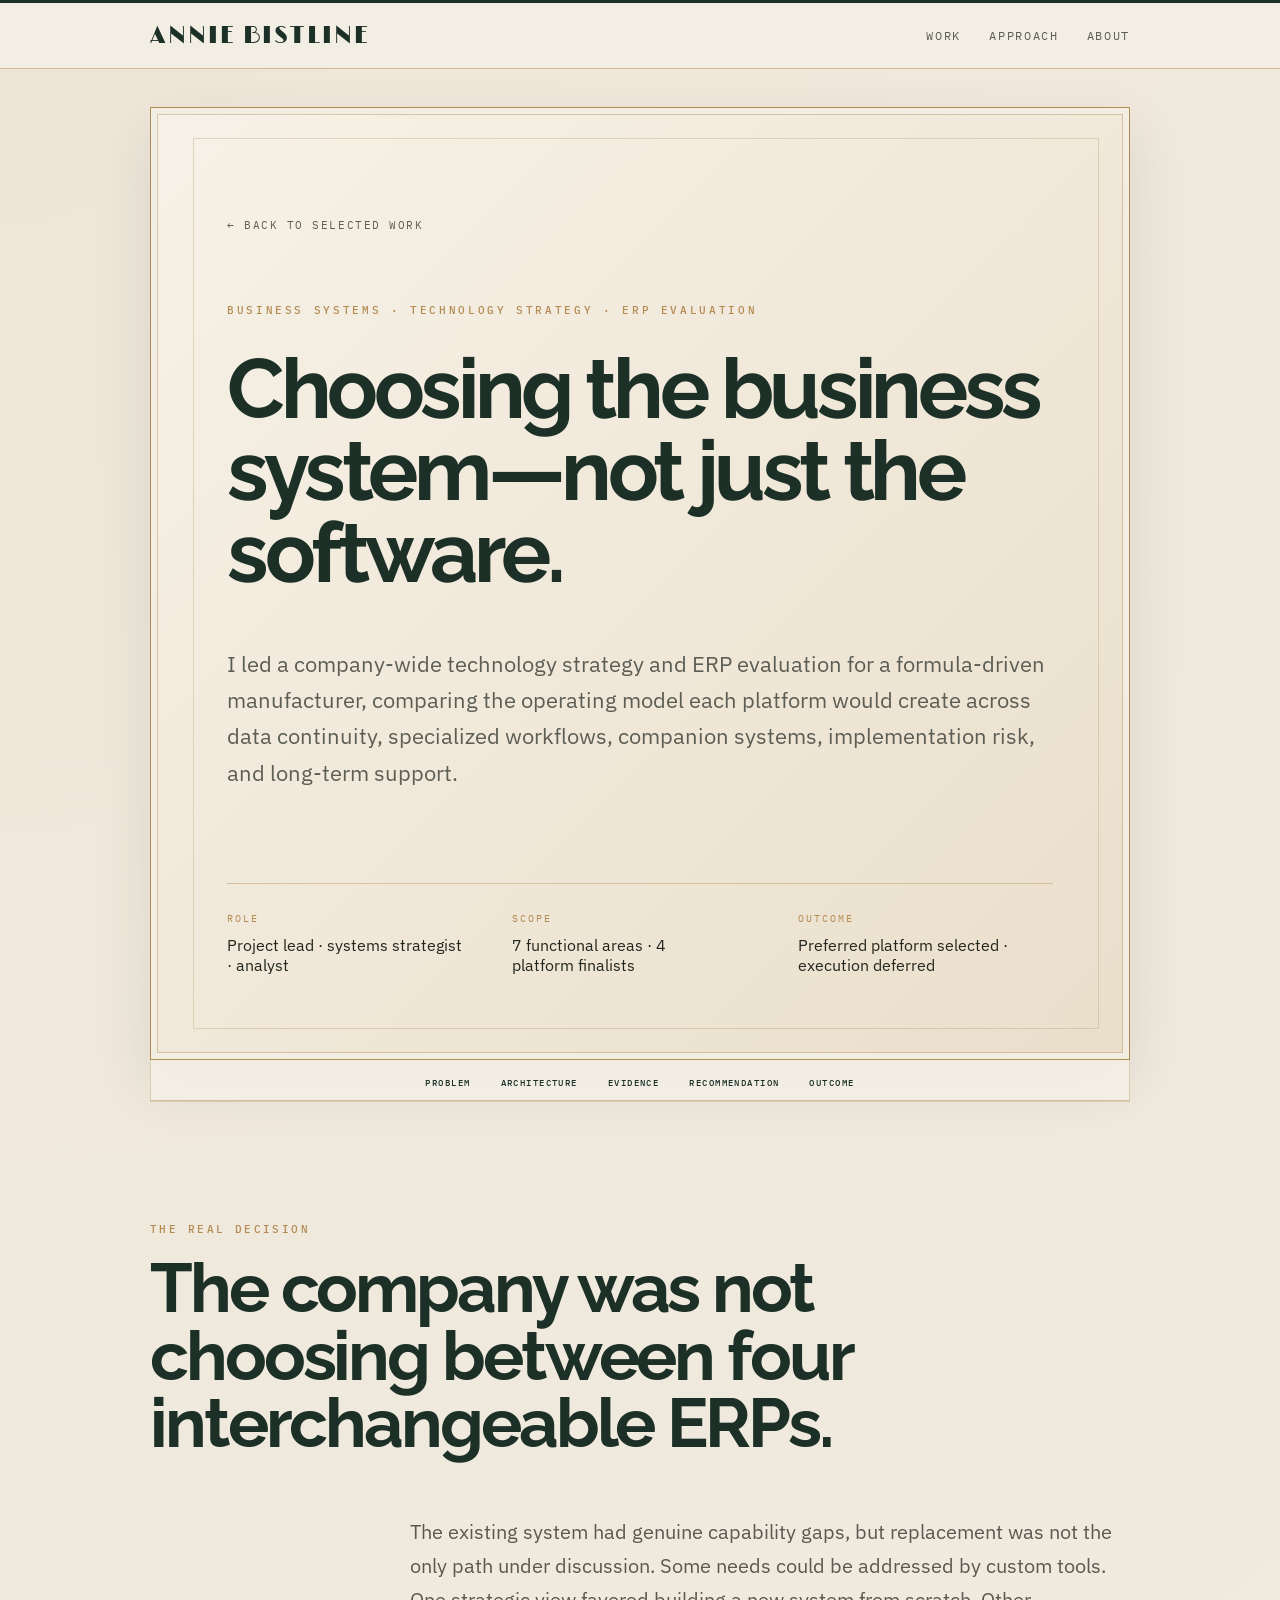
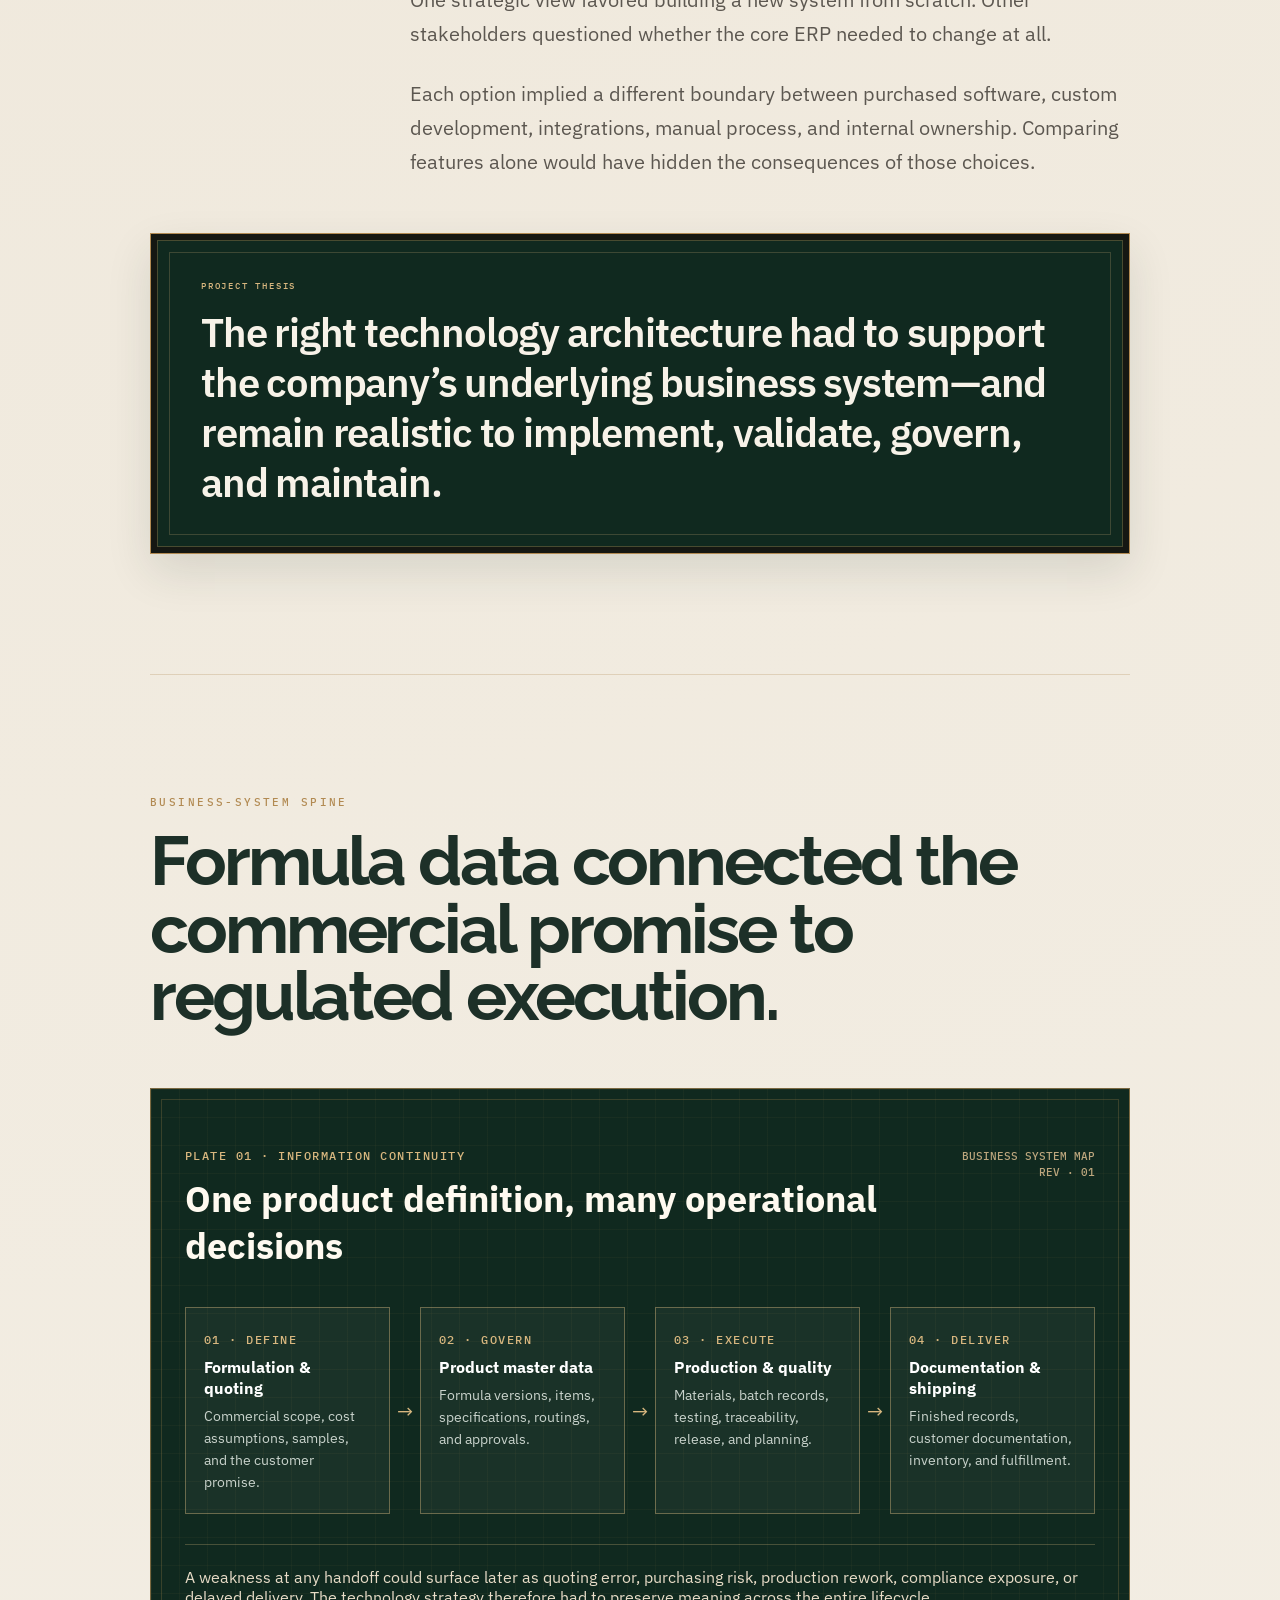
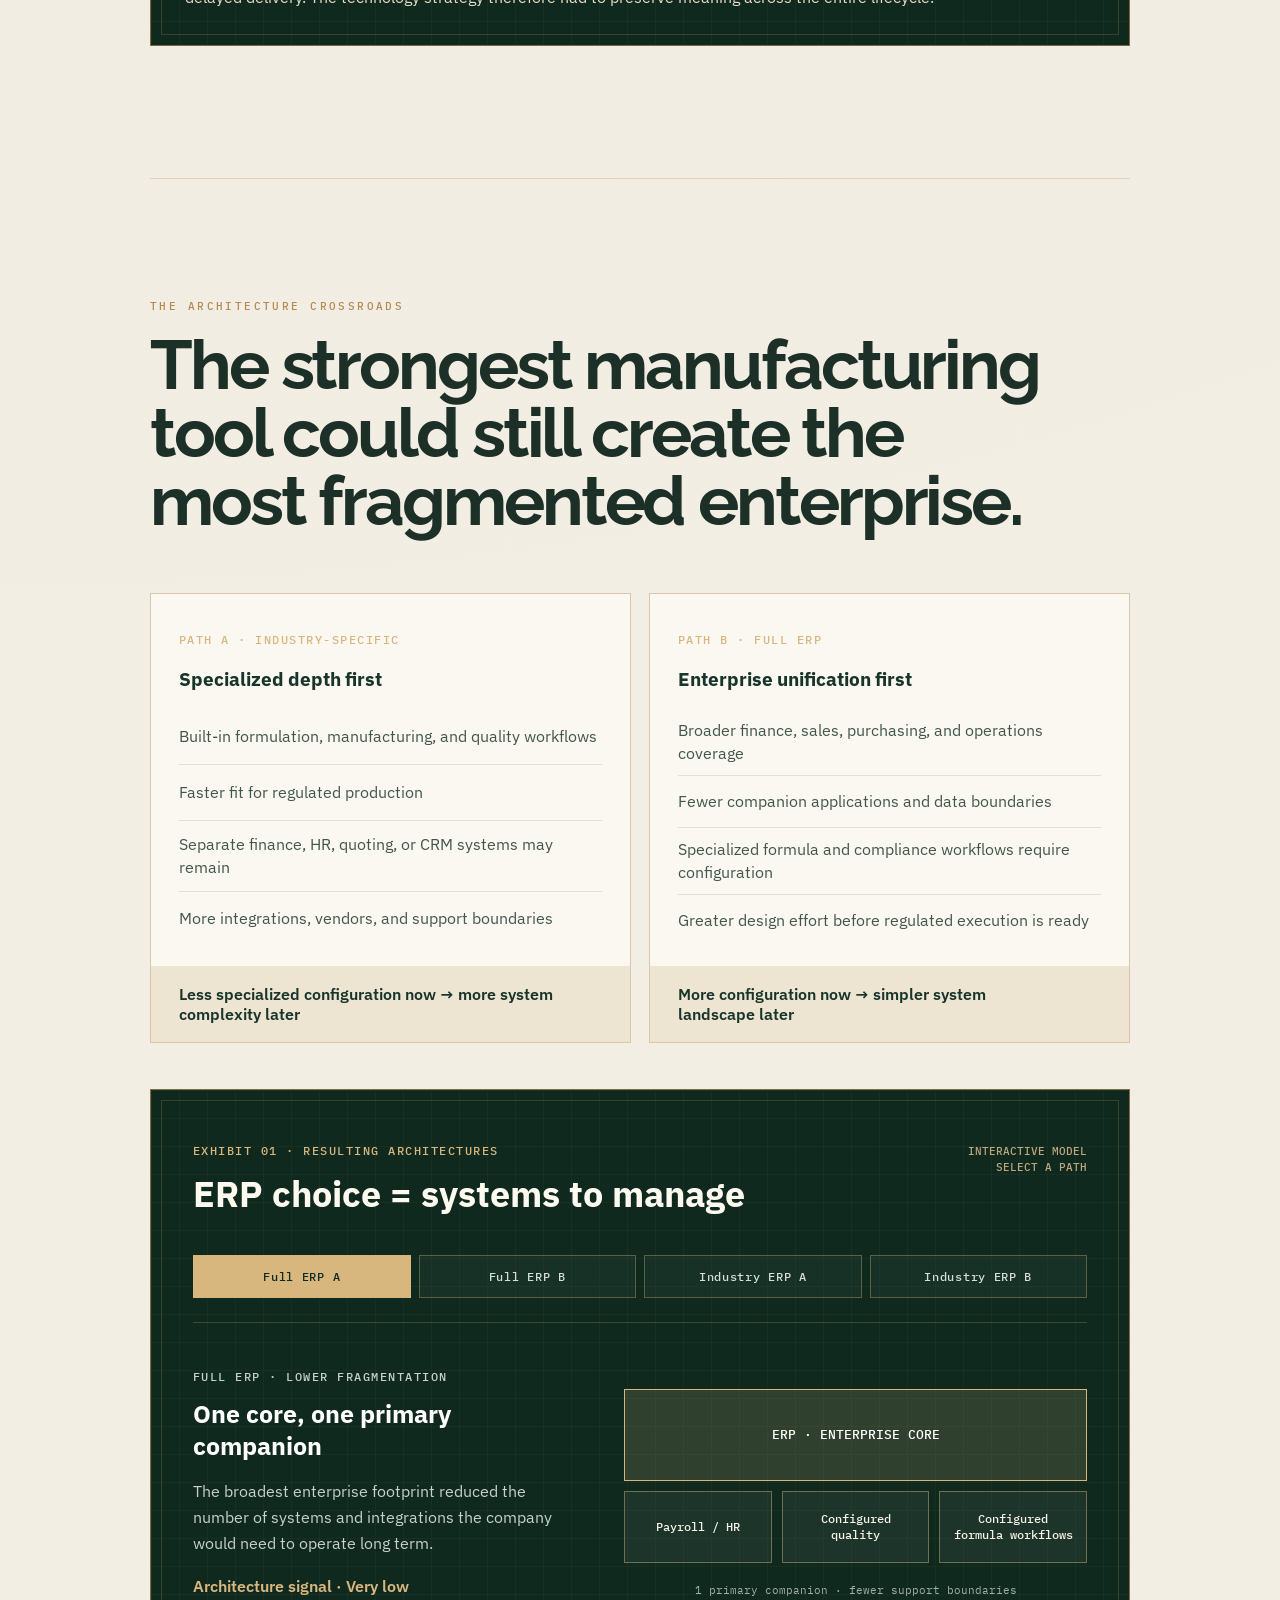
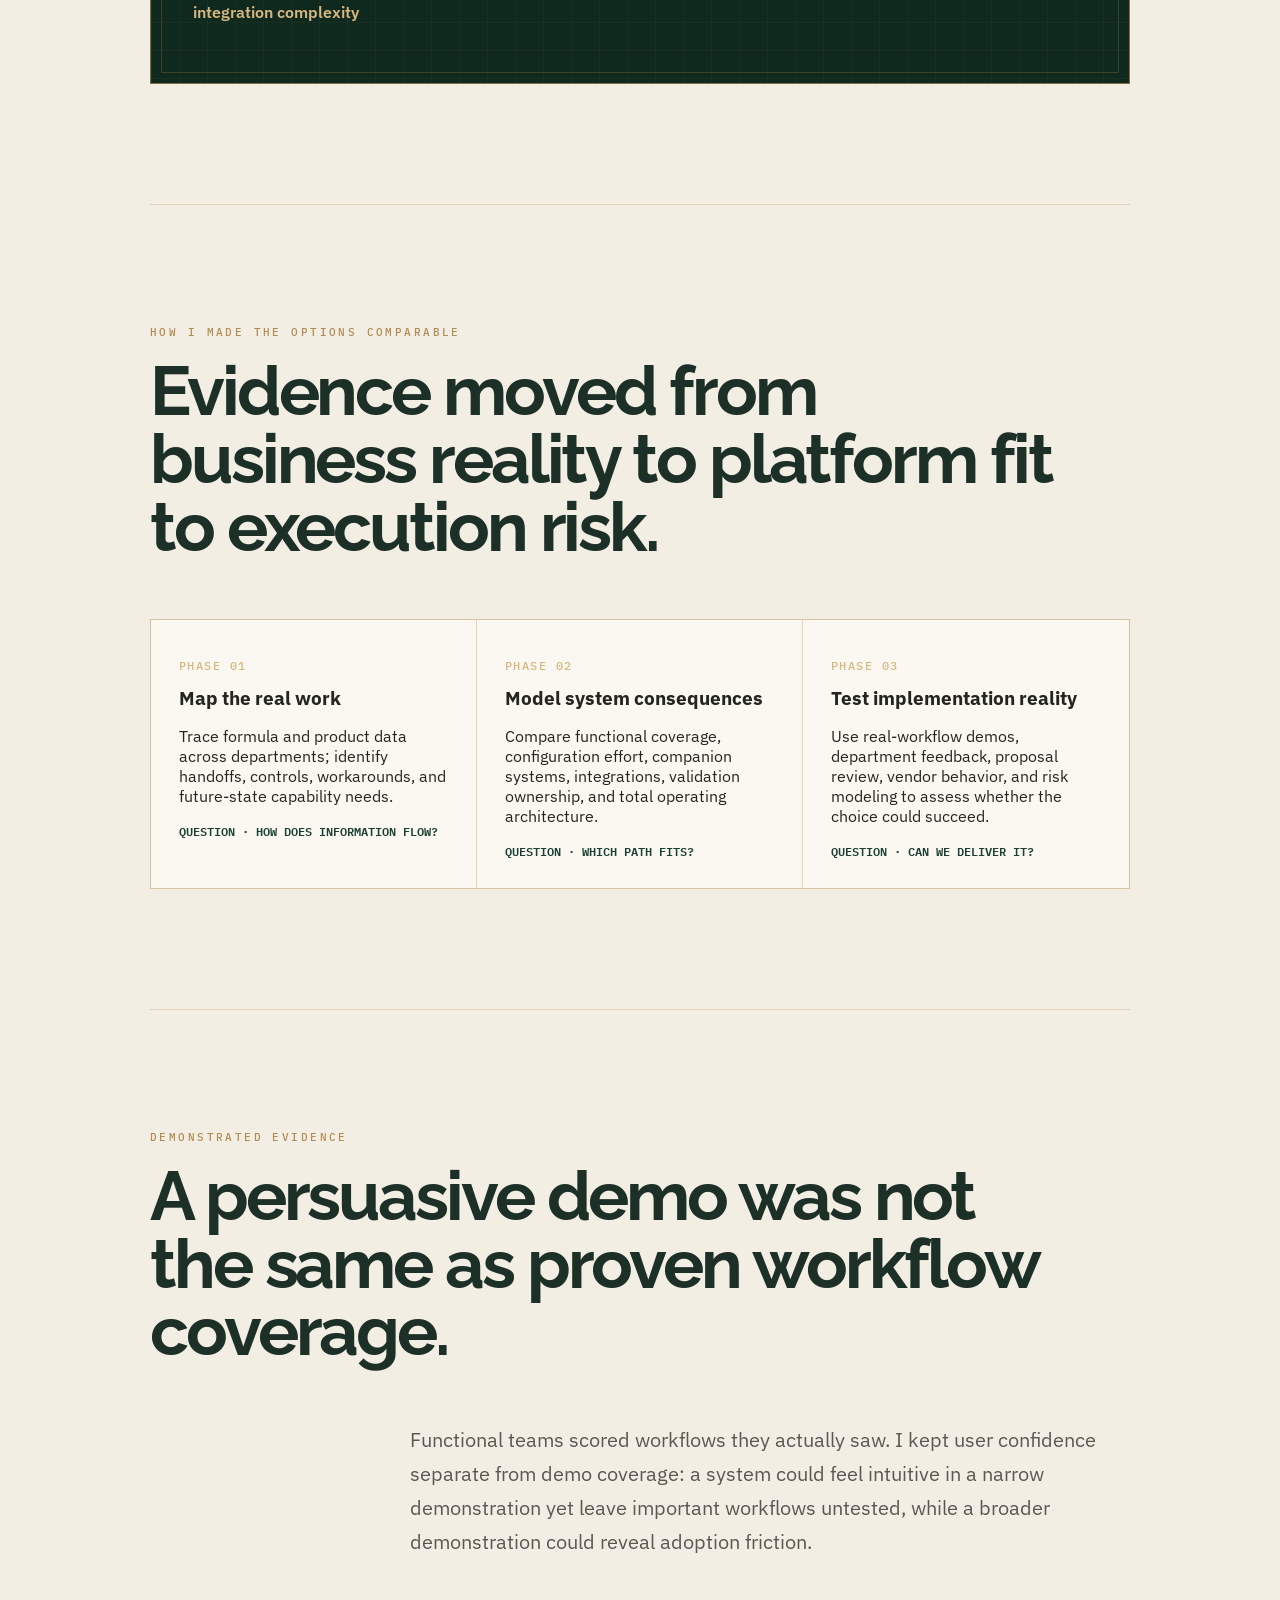
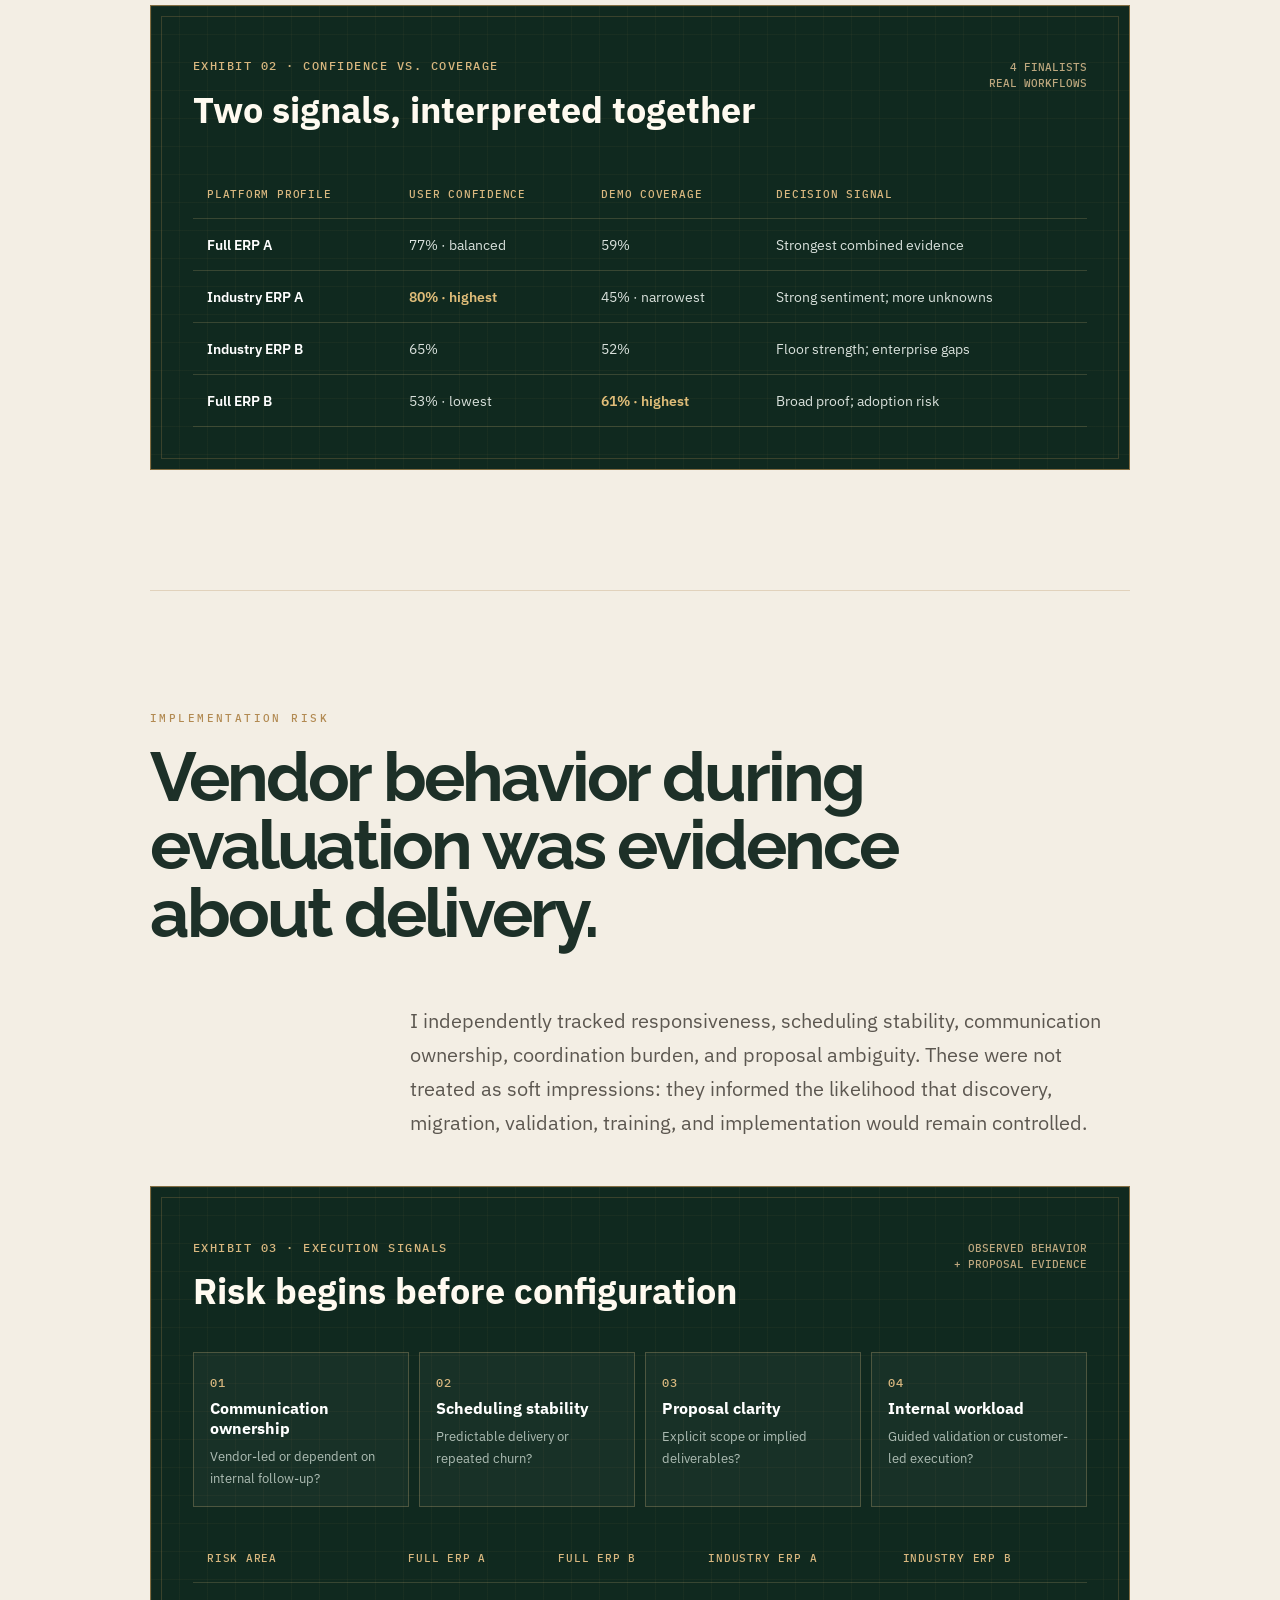
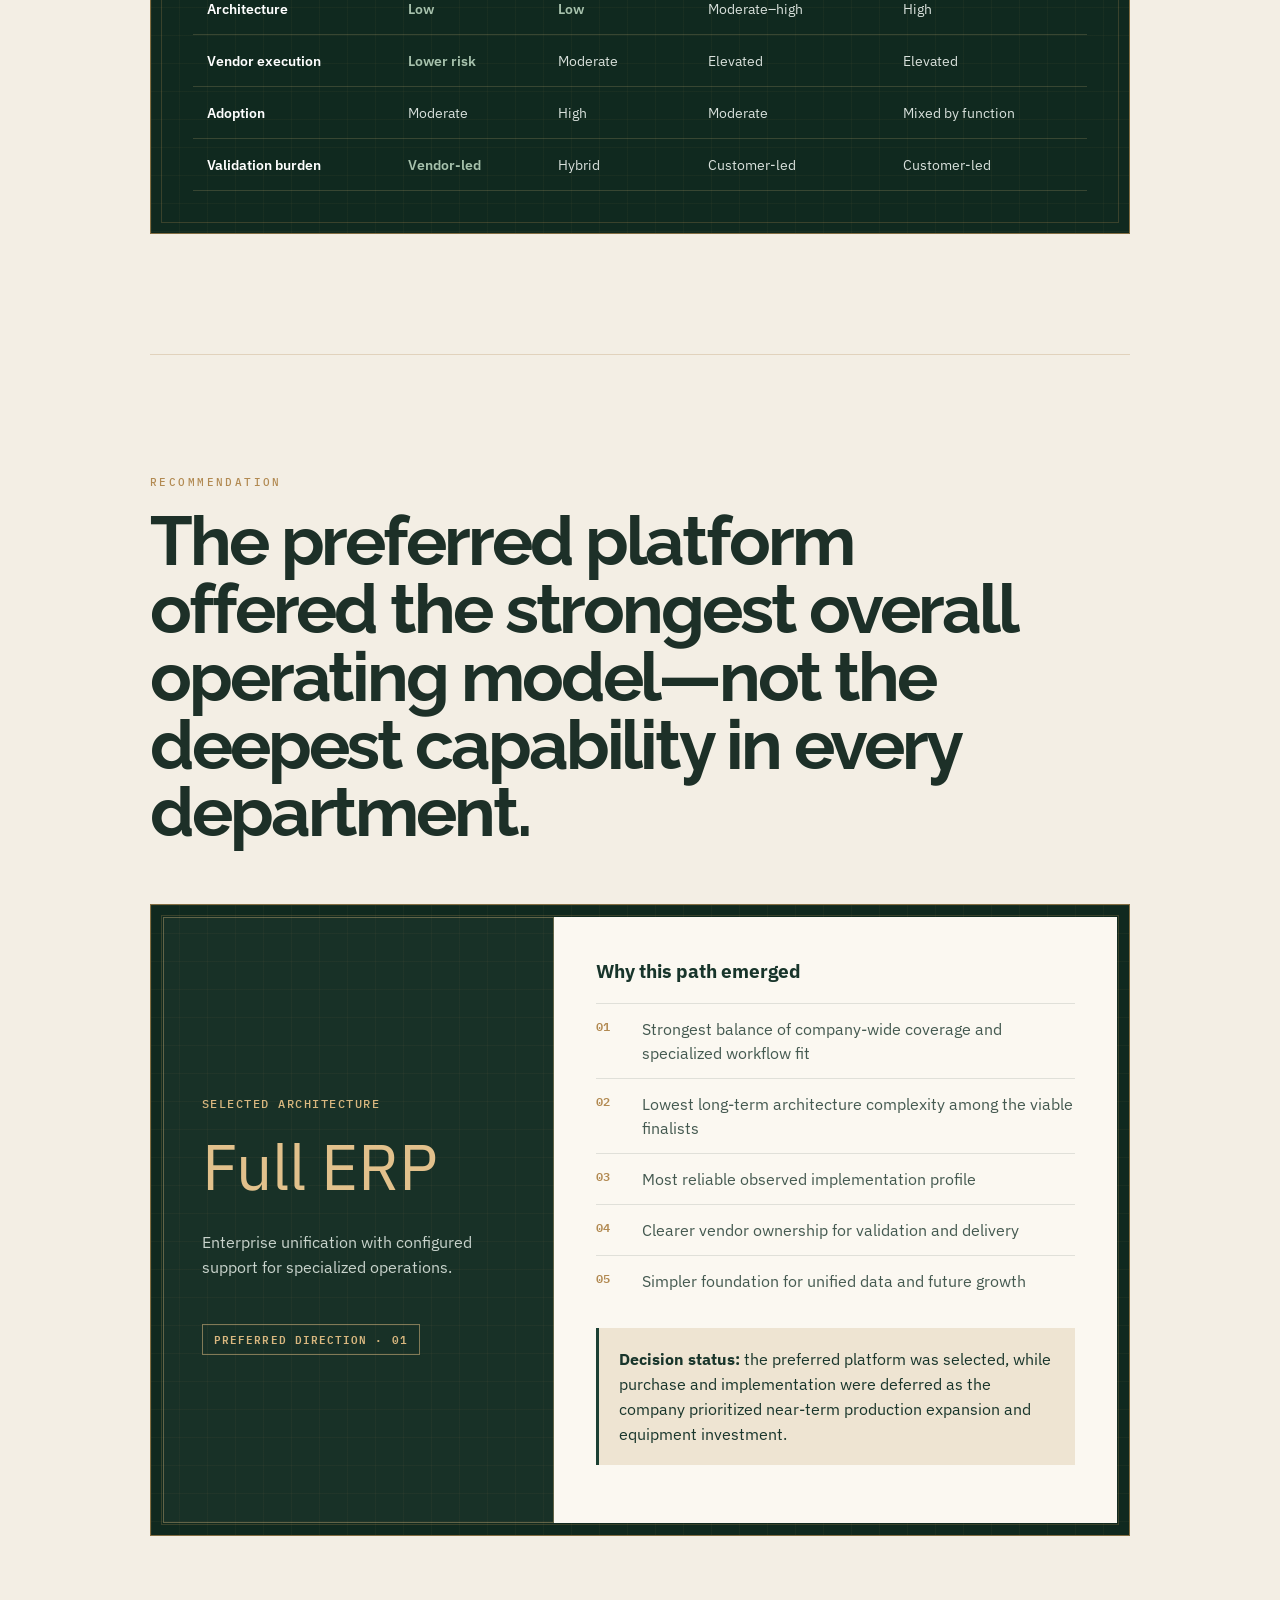
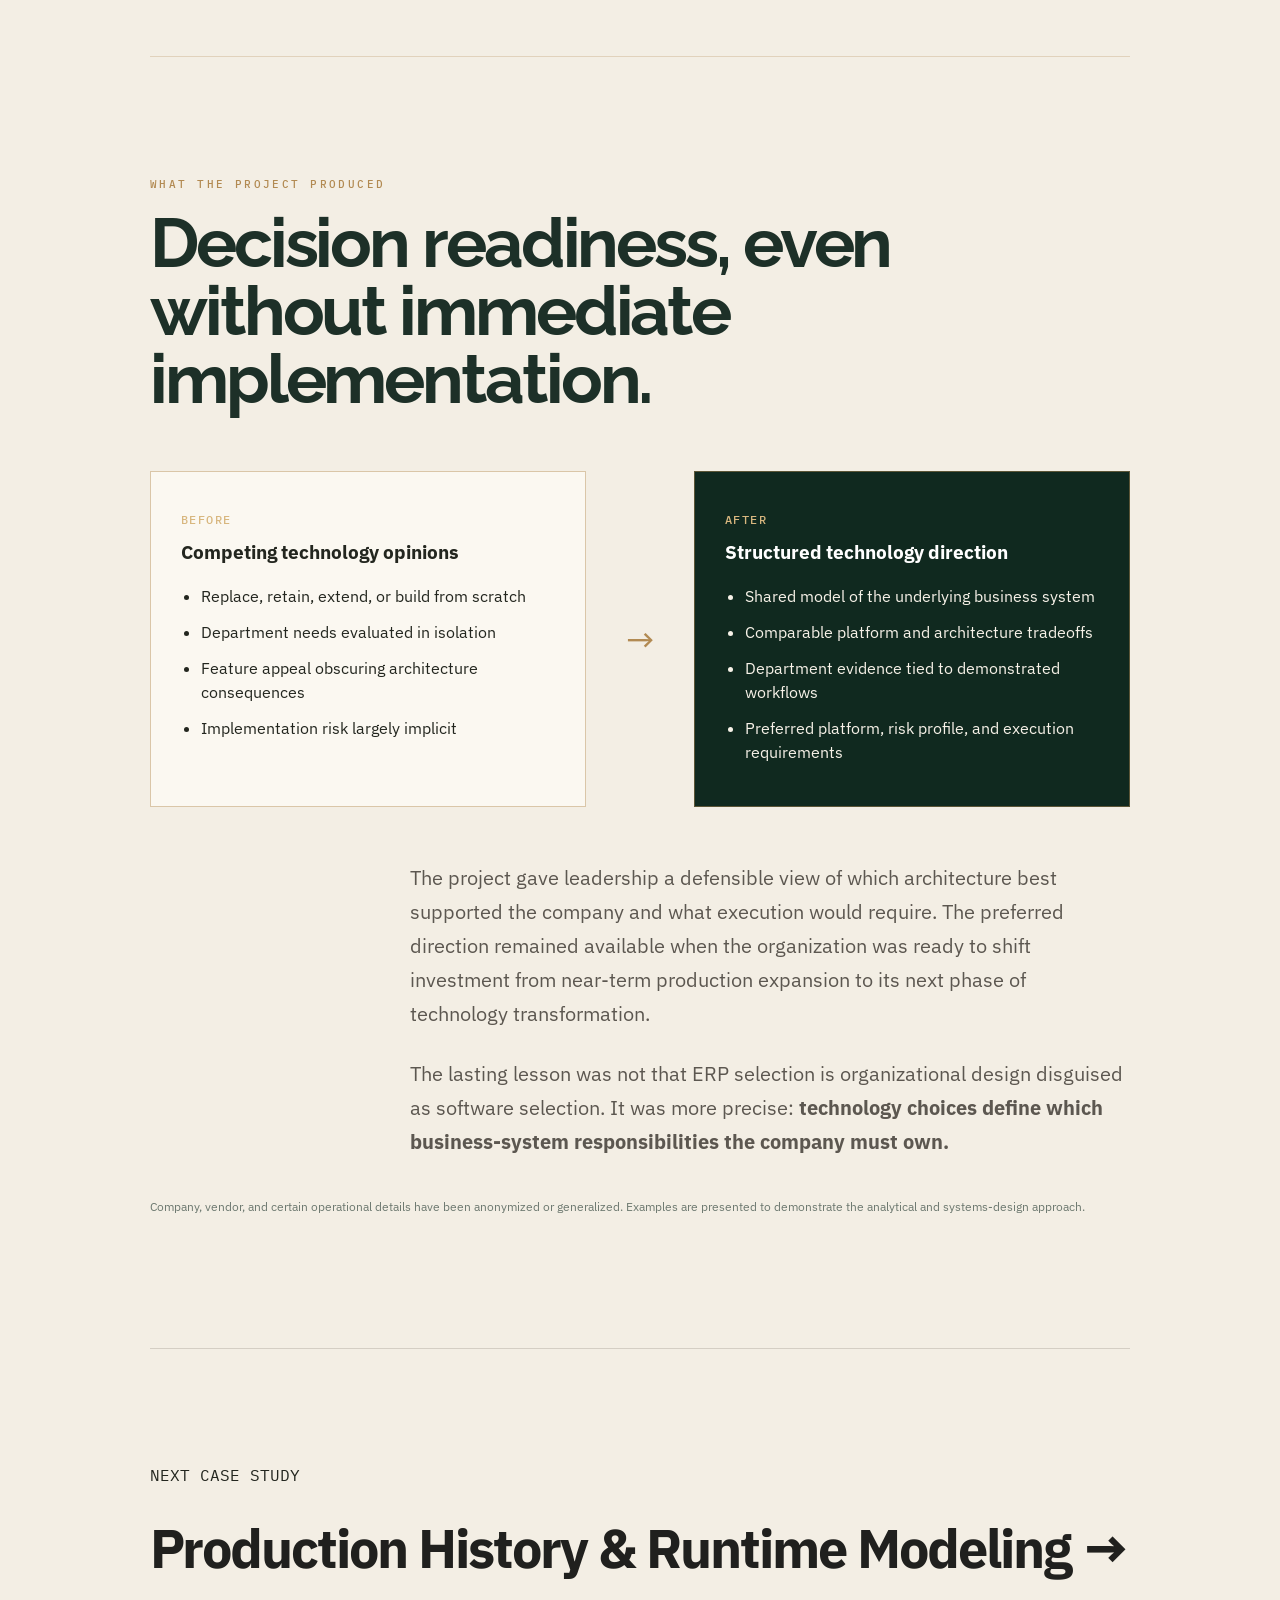
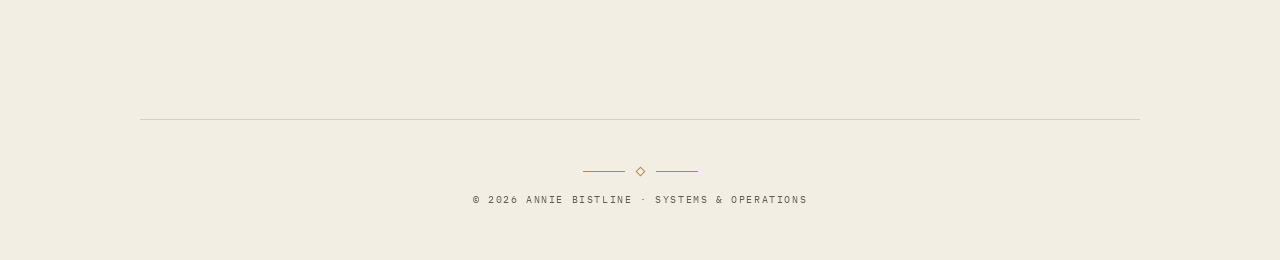
<file: erp-evaluation.html>
<!DOCTYPE html>
<html lang="en">
<head>
  <meta charset="UTF-8">
  <meta name="viewport" content="width=device-width, initial-scale=1.0">
  <meta name="description" content="Business systems strategy and ERP evaluation case study by Annie Bistline.">
  <title>Business Systems Strategy & ERP Evaluation | Annie Bistline</title>
  <link rel="icon" href="favicon.svg" type="image/svg+xml">
  <link rel="icon" href="favicon.ico" sizes="any">
  <link rel="apple-touch-icon" href="apple-touch-icon.png">
  <meta name="theme-color" content="#1d3028">
  <link rel="stylesheet" href="style.css">
  <link rel="stylesheet" href="mobile.css">
  <style>
    .erp-v1 { --ink:#18352b; --deep:#10291f; --forest:#1b4033; --paper:#f7f2e8; --cream:#eee4d2; --brass:#b28a52; --rust:#a6583e; --sage:#88a08f; }
    .erp-v1 .case-hero { background:linear-gradient(135deg,rgba(247,242,232,.97),rgba(233,221,200,.88)); }
    .erp-v1 .case-hero h1 { max-width:900px; }
    .erp-v1 .case-intro { max-width:820px; }
    .erp-v1 .case-section { position:relative; }
    .erp-v1 .case-thesis { position:relative; margin:54px 0 0; padding:46px 50px; border:1px solid var(--brass); background:var(--deep); color:var(--paper); box-shadow:inset 0 0 0 6px #151712,inset 0 0 0 7px rgba(178,138,82,.35),0 18px 42px rgba(29,48,40,.12); }
    .erp-v1 .case-thesis::before { content:""; position:absolute; inset:18px; border:1px solid rgba(216,183,127,.22); pointer-events:none; }
    .erp-v1 .thesis-label { position:relative; display:block; margin:0 0 15px; color:#d8b77f; font:500 9px/1.3 "IBM Plex Mono",monospace; letter-spacing:.2em; text-transform:uppercase; }
    .erp-v1 .thesis-question { position:relative; margin:0; color:var(--paper); font:600 clamp(25px,3.2vw,40px)/1.25 "IBM Plex Sans",sans-serif; letter-spacing:-.03em; }
    .erp-v1 .system-spine { position:relative; margin:48px 0 12px; padding:48px 34px 38px; background:var(--deep); color:#f7f2e8; border:1px solid rgba(178,138,82,.65); box-shadow:inset 0 0 0 10px var(--deep),inset 0 0 0 11px rgba(178,138,82,.25); overflow:hidden; }
    .erp-v1 .system-spine::before,.erp-v1 .plate::before { content:""; position:absolute; inset:0; background-image:linear-gradient(rgba(178,138,82,.055) 1px,transparent 1px),linear-gradient(90deg,rgba(178,138,82,.055) 1px,transparent 1px); background-size:28px 28px; pointer-events:none; }
    .erp-v1 .plate-head { position:relative; z-index:1; display:flex; justify-content:space-between; gap:28px; align-items:flex-start; margin-bottom:38px; }
    .erp-v1 .plate-kicker,.erp-v1 .micro { color:#d8b77f; font:500 .72rem/1.3 "IBM Plex Mono",monospace; letter-spacing:.13em; text-transform:uppercase; }
    .erp-v1 .plate-head h3 { margin:8px 0 0; color:#fffaf0; font-size:clamp(1.45rem,3vw,2.25rem); }
    .erp-v1 .rev { color:#bda77e; font:500 .68rem/1.5 "IBM Plex Mono",monospace; text-align:right; white-space:nowrap; }
    .erp-v1 .formula-flow { position:relative; z-index:1; display:grid; grid-template-columns:repeat(4,1fr); gap:30px; }
    .erp-v1 .formula-node { position:relative; padding:20px 18px; border:1px solid rgba(216,183,127,.42); background:rgba(247,242,232,.045); min-height:150px; }
    .erp-v1 .formula-node:not(:last-child)::after { content:"→"; position:absolute; right:-24px; top:50%; color:#d8b77f; font-size:1.25rem; transform:translateY(-50%); }
    .erp-v1 .formula-node b { display:block; margin:8px 0; color:#fff; font-size:1.02rem; }
    .erp-v1 .formula-node p { margin:0; color:#c9d3cc; font-size:.88rem; line-height:1.55; }
    .erp-v1 .spine-conclusion { position:relative; z-index:1; margin:30px 0 0; padding-top:22px; border-top:1px solid rgba(216,183,127,.28); color:#e8dcc7; }
    .erp-v1 .crossroads { margin-top:44px; display:grid; grid-template-columns:1fr 1fr; gap:18px; }
    .erp-v1 .path-card { display:flex; flex-direction:column; padding:28px; border:1px solid rgba(178,138,82,.46); background:#fbf8f1; }
    .erp-v1 .path-card h3 { margin:7px 0 18px; color:var(--ink); }
    .erp-v1 .path-card ul { display:grid; grid-template-rows:repeat(4, minmax(52px, auto)); flex:1; margin:0; padding:0; list-style:none; }
    .erp-v1 .path-card li { display:flex; align-items:center; padding:10px 0; border-top:1px solid rgba(24,53,43,.12); color:#42564e; line-height:1.45; }
    .erp-v1 .path-card li:first-child { border-top:0; }
    .erp-v1 .path-card .tradeoff { display:flex; align-items:center; min-height:76px; margin:20px -28px -28px; padding:18px 28px; background:var(--cream); color:var(--ink); font-weight:600; }
    .erp-v1 .plate { position:relative; margin:46px 0 0; padding:42px; background:var(--deep); color:#f7f2e8; border:1px solid rgba(178,138,82,.7); box-shadow:inset 0 0 0 10px var(--deep),inset 0 0 0 11px rgba(178,138,82,.26); overflow:hidden; }
    .erp-v1 .architecture-tabs { position:relative; z-index:1; display:grid; grid-template-columns:repeat(4,1fr); gap:8px; margin-bottom:24px; }
    .erp-v1 .architecture-tab { appearance:none; border:1px solid rgba(216,183,127,.35); background:rgba(255,255,255,.035); color:#d7ded9; padding:13px 10px; font:500 .73rem/1.3 "IBM Plex Mono",monospace; letter-spacing:.06em; cursor:pointer; }
    .erp-v1 .architecture-tab[aria-selected="true"] { background:#d8b77f; color:var(--deep); border-color:#d8b77f; }
    .erp-v1 .architecture-stage { position:relative; z-index:1; min-height:310px; display:grid; grid-template-columns:1fr 1.2fr; gap:46px; align-items:center; border-top:1px solid rgba(216,183,127,.22); padding-top:32px; }
    .erp-v1 .architecture-copy h3 { margin:7px 0 12px; color:#fff; font-size:1.55rem; }
    .erp-v1 .architecture-copy p { color:#c6d1ca; line-height:1.65; }
    .erp-v1 .architecture-copy .signal { color:#d8b77f; font-weight:600; }
    .erp-v1 .system-map { display:grid; grid-template-columns:repeat(3,1fr); gap:10px; align-items:stretch; }
    .erp-v1 .system-box { display:grid; place-items:center; min-height:72px; padding:10px; border:1px solid rgba(216,183,127,.45); background:rgba(255,255,255,.05); text-align:center; font:500 .72rem/1.35 "IBM Plex Mono",monospace; }
    .erp-v1 .system-box.core { grid-column:1/-1; min-height:92px; background:rgba(216,183,127,.16); color:#fff; border-color:#d8b77f; font-size:.84rem; }
    .erp-v1 .architecture-note { grid-column:1/-1; color:#9fb0a6; text-align:center; font:400 .66rem/1.4 "IBM Plex Mono",monospace; }
    .erp-v1 .evidence-ladder { display:grid; grid-template-columns:repeat(3,1fr); gap:0; margin-top:42px; border:1px solid rgba(178,138,82,.45); }
    .erp-v1 .evidence-step { padding:28px; background:#fbf8f1; border-right:1px solid rgba(178,138,82,.32); }
    .erp-v1 .evidence-step:last-child { border-right:0; }
    .erp-v1 .evidence-step h3 { margin:10px 0; }
    .erp-v1 .evidence-step p:last-child { color:#52635c; line-height:1.55; }
    .erp-v1 .evidence-step strong { display:block; margin-top:16px; color:var(--forest); font:600 .78rem/1.45 "IBM Plex Mono",monospace; }
    .erp-v1 .matrix { position:relative; z-index:1; width:100%; border-collapse:collapse; font-size:.9rem; }
    .erp-v1 .matrix th,.erp-v1 .matrix td { padding:16px 14px; border-bottom:1px solid rgba(216,183,127,.2); text-align:left; vertical-align:top; }
    .erp-v1 .matrix th { color:#d8b77f; font:500 .7rem/1.35 "IBM Plex Mono",monospace; letter-spacing:.07em; text-transform:uppercase; }
    .erp-v1 .matrix td { color:#d9e1dc; }
    .erp-v1 .matrix td:first-child { color:#fff; font-weight:600; }
    .erp-v1 .matrix .best { color:#e0bd79; font-weight:600; }
    .erp-v1 .matrix .favorable { color:#a7c2ad; font-weight:600; }
    .erp-v1 .risk-signals { display:grid; grid-template-columns:repeat(4,1fr); gap:10px; margin-top:28px; position:relative; z-index:1; }
    .erp-v1 .risk-signal { padding:18px 16px; border:1px solid rgba(216,183,127,.28); background:rgba(255,255,255,.035); }
    .erp-v1 .risk-signal b { display:block; margin:7px 0; color:#fff; }
    .erp-v1 .risk-signal span:last-child { color:#aebdb4; font-size:.8rem; line-height:1.45; }
    .erp-v1 .recommendation { position:relative; display:grid; grid-template-columns:.82fr 1.18fr; margin-top:42px; padding:12px; border:1px solid rgba(178,138,82,.7); background:var(--deep); box-shadow:inset 0 0 0 10px var(--deep),inset 0 0 0 11px rgba(178,138,82,.25); overflow:hidden; }
    .erp-v1 .recommendation::before { content:""; position:absolute; inset:0; background-image:linear-gradient(rgba(178,138,82,.055) 1px,transparent 1px),linear-gradient(90deg,rgba(178,138,82,.055) 1px,transparent 1px); background-size:28px 28px; pointer-events:none; }
    .erp-v1 .recommendation-state,.erp-v1 .recommendation-copy { position:relative; z-index:1; }
    .erp-v1 .recommendation-state { display:flex; flex-direction:column; justify-content:center; padding:44px 38px; border:1px solid rgba(216,183,127,.38); background:rgba(255,255,255,.035); color:#fff; }
    .erp-v1 .recommendation-state .choice { margin:12px 0 18px; color:#e2c18c; font-size:clamp(2.5rem,5vw,4.6rem); line-height:.95; }
    .erp-v1 .recommendation-state .direction-note { color:#c8d3cc; line-height:1.55; }
    .erp-v1 .recommendation-state .selection-mark { align-self:flex-start; margin-top:28px; padding:8px 11px; border:1px solid rgba(216,183,127,.55); color:#d8b77f; font:600 .67rem/1.2 "IBM Plex Mono",monospace; letter-spacing:.1em; }
    .erp-v1 .recommendation-copy { padding:42px; background:#fbf8f1; }
    .erp-v1 .recommendation-copy h3 { margin-top:0; color:var(--ink); }
    .erp-v1 .recommendation-copy ol { margin:20px 0 0; padding:0; list-style:none; counter-reset:reason; }
    .erp-v1 .recommendation-copy li { counter-increment:reason; display:grid; grid-template-columns:34px 1fr; gap:12px; margin:0; padding:13px 0; border-top:1px solid rgba(24,53,43,.12); color:#445950; line-height:1.5; }
    .erp-v1 .recommendation-copy li::before { content:"0" counter(reason); color:var(--brass); font:600 .72rem/1.6 "IBM Plex Mono",monospace; }
    .erp-v1 .decision-status { margin-top:22px; padding:19px 20px; background:var(--cream); border-left:3px solid var(--forest); color:var(--ink); line-height:1.55; }
    .erp-v1 .outcome-transform { display:grid; grid-template-columns:1fr 72px 1fr; gap:18px; align-items:stretch; margin-top:42px; }
    .erp-v1 .outcome-side { padding:30px; border:1px solid rgba(178,138,82,.46); background:#fbf8f1; }
    .erp-v1 .outcome-side.controlled { background:var(--deep); color:#f7f2e8; }
    .erp-v1 .outcome-side h3 { margin:8px 0 20px; }
    .erp-v1 .outcome-side.controlled h3 { color:#fff; }
    .erp-v1 .outcome-side ul { margin:0; padding-left:20px; }
    .erp-v1 .outcome-side li { margin:12px 0; line-height:1.5; }
    .erp-v1 .outcome-arrow { display:grid; place-items:center; color:var(--brass); font-size:2.2rem; }
    .erp-v1 .confidentiality-note { margin-top:38px; color:#6c786f; font-size:.78rem; line-height:1.55; }
    @media(max-width:820px){
      .erp-v1 .formula-flow,.erp-v1 .architecture-tabs,.erp-v1 .risk-signals { grid-template-columns:1fr 1fr; }
      .erp-v1 .formula-node:nth-child(2)::after { display:none; }
      .erp-v1 .architecture-stage,.erp-v1 .recommendation { grid-template-columns:1fr; }
      .erp-v1 .evidence-ladder { grid-template-columns:1fr; }
      .erp-v1 .evidence-step { border-right:0; border-bottom:1px solid rgba(178,138,82,.32); }
      .erp-v1 .matrix-wrap { overflow-x:auto; }
    }
    @media(max-width:600px){
      .erp-v1 .system-spine,.erp-v1 .plate { padding:30px 22px; }
      .erp-v1 .formula-flow,.erp-v1 .crossroads,.erp-v1 .architecture-tabs,.erp-v1 .risk-signals { grid-template-columns:1fr; }
      .erp-v1 .formula-node::after { display:none!important; }
      .erp-v1 .plate-head { display:block; } .erp-v1 .rev { margin-top:16px; text-align:left; }
      .erp-v1 .outcome-transform { grid-template-columns:1fr; } .erp-v1 .outcome-arrow { transform:rotate(90deg); }
      .erp-v1 .case-thesis { padding:34px 26px; }
    }
  </style>
</head>
<body>
  <header class="site-header"><nav class="site-nav" aria-label="Main navigation"><a href="/" class="site-name">Annie Bistline</a><div class="nav-links"><a href="/#projects">Work</a><a href="/#approach">Approach</a><a href="/#about">About</a></div></nav></header>
  <main class="case-study erp-case erp-v1">
    <section class="case-hero">
      <a href="/#projects" class="back-link">← Back to selected work</a>
      <p class="eyebrow">BUSINESS SYSTEMS · TECHNOLOGY STRATEGY · ERP EVALUATION</p>
      <h1>Choosing the business system—not just the software.</h1>
      <p class="case-intro">I led a company-wide technology strategy and ERP evaluation for a formula-driven manufacturer, comparing the operating model each platform would create across data continuity, specialized workflows, companion systems, implementation risk, and long-term support.</p>
      <div class="case-meta"><div class="meta-item"><p class="meta-label">ROLE</p><p>Project lead · systems strategist · analyst</p></div><div class="meta-item"><p class="meta-label">SCOPE</p><p>7 functional areas · 4 platform finalists</p></div><div class="meta-item"><p class="meta-label">OUTCOME</p><p>Preferred platform selected · execution deferred</p></div></div>
    </section>
    <nav class="case-page-nav case-page-nav--compact" aria-label="ERP Evaluation case study sections"><div class="case-page-nav__links"><a href="#problem">Problem</a><a href="#architecture">Architecture</a><a href="#evidence">Evidence</a><a href="#recommendation">Recommendation</a><a href="#outcome">Outcome</a></div></nav>

    <section class="case-section" id="problem">
      <p class="eyebrow">THE REAL DECISION</p>
      <h2>The company was not choosing between four interchangeable ERPs.</h2>
      <div class="case-copy"><p>The existing system had genuine capability gaps, but replacement was not the only path under discussion. Some needs could be addressed by custom tools. One strategic view favored building a new system from scratch. Other stakeholders questioned whether the core ERP needed to change at all.</p><p>Each option implied a different boundary between purchased software, custom development, integrations, manual process, and internal ownership. Comparing features alone would have hidden the consequences of those choices.</p></div>
      <div class="case-thesis"><span class="thesis-label">Project thesis</span><p class="thesis-question">The right technology architecture had to support the company’s underlying business system—and remain realistic to implement, validate, govern, and maintain.</p></div>
    </section>

    <section class="case-section" id="spine">
      <p class="eyebrow">BUSINESS-SYSTEM SPINE</p>
      <h2>Formula data connected the commercial promise to regulated execution.</h2>
      <div class="system-spine">
        <div class="plate-head"><div><p class="plate-kicker">PLATE 01 · INFORMATION CONTINUITY</p><h3>One product definition, many operational decisions</h3></div><p class="rev">BUSINESS SYSTEM MAP<br>REV · 01</p></div>
        <div class="formula-flow">
          <article class="formula-node"><span class="micro">01 · DEFINE</span><b>Formulation & quoting</b><p>Commercial scope, cost assumptions, samples, and the customer promise.</p></article>
          <article class="formula-node"><span class="micro">02 · GOVERN</span><b>Product master data</b><p>Formula versions, items, specifications, routings, and approvals.</p></article>
          <article class="formula-node"><span class="micro">03 · EXECUTE</span><b>Production & quality</b><p>Materials, batch records, testing, traceability, release, and planning.</p></article>
          <article class="formula-node"><span class="micro">04 · DELIVER</span><b>Documentation & shipping</b><p>Finished records, customer documentation, inventory, and fulfillment.</p></article>
        </div>
        <p class="spine-conclusion">A weakness at any handoff could surface later as quoting error, purchasing risk, production rework, compliance exposure, or delayed delivery. The technology strategy therefore had to preserve meaning across the entire lifecycle.</p>
      </div>
    </section>

    <section class="case-section" id="architecture">
      <p class="eyebrow">THE ARCHITECTURE CROSSROADS</p>
      <h2>The strongest manufacturing tool could still create the most fragmented enterprise.</h2>
      <div class="crossroads">
        <article class="path-card"><p class="micro">PATH A · INDUSTRY-SPECIFIC</p><h3>Specialized depth first</h3><ul><li>Built-in formulation, manufacturing, and quality workflows</li><li>Faster fit for regulated production</li><li>Separate finance, HR, quoting, or CRM systems may remain</li><li>More integrations, vendors, and support boundaries</li></ul><p class="tradeoff">Less specialized configuration now → more system complexity later</p></article>
        <article class="path-card"><p class="micro">PATH B · FULL ERP</p><h3>Enterprise unification first</h3><ul><li>Broader finance, sales, purchasing, and operations coverage</li><li>Fewer companion applications and data boundaries</li><li>Specialized formula and compliance workflows require configuration</li><li>Greater design effort before regulated execution is ready</li></ul><p class="tradeoff">More configuration now → simpler system landscape later</p></article>
      </div>
      <div class="plate">
        <div class="plate-head"><div><p class="plate-kicker">EXHIBIT 01 · RESULTING ARCHITECTURES</p><h3>ERP choice = systems to manage</h3></div><p class="rev">INTERACTIVE MODEL<br>SELECT A PATH</p></div>
        <div class="architecture-tabs" role="tablist" aria-label="Platform architecture examples">
          <button class="architecture-tab" role="tab" aria-selected="true" data-system="acumatica">Full ERP A</button><button class="architecture-tab" role="tab" aria-selected="false" data-system="erpnext">Full ERP B</button><button class="architecture-tab" role="tab" aria-selected="false" data-system="batch">Industry ERP A</button><button class="architecture-tab" role="tab" aria-selected="false" data-system="sg">Industry ERP B</button>
        </div>
        <div class="architecture-stage"><div class="architecture-copy"><p class="micro" id="archType">FULL ERP · LOWER FRAGMENTATION</p><h3 id="archTitle">One core, one primary companion</h3><p id="archText">The broadest enterprise footprint reduced the number of systems and integrations the company would need to operate long term.</p><p class="signal" id="archSignal">Architecture signal · Very low integration complexity</p></div><div class="system-map" id="systemMap" aria-live="polite"></div></div>
      </div>
    </section>

    <section class="case-section" id="evidence">
      <p class="eyebrow">HOW I MADE THE OPTIONS COMPARABLE</p>
      <h2>Evidence moved from business reality to platform fit to execution risk.</h2>
      <div class="evidence-ladder">
        <article class="evidence-step"><p class="micro">PHASE 01</p><h3>Map the real work</h3><p>Trace formula and product data across departments; identify handoffs, controls, workarounds, and future-state capability needs.</p><strong>QUESTION · HOW DOES INFORMATION FLOW?</strong></article>
        <article class="evidence-step"><p class="micro">PHASE 02</p><h3>Model system consequences</h3><p>Compare functional coverage, configuration effort, companion systems, integrations, validation ownership, and total operating architecture.</p><strong>QUESTION · WHICH PATH FITS?</strong></article>
        <article class="evidence-step"><p class="micro">PHASE 03</p><h3>Test implementation reality</h3><p>Use real-workflow demos, department feedback, proposal review, vendor behavior, and risk modeling to assess whether the choice could succeed.</p><strong>QUESTION · CAN WE DELIVER IT?</strong></article>
      </div>
    </section>

    <section class="case-section">
      <p class="eyebrow">DEMONSTRATED EVIDENCE</p>
      <h2>A persuasive demo was not the same as proven workflow coverage.</h2>
      <div class="case-copy"><p>Functional teams scored workflows they actually saw. I kept user confidence separate from demo coverage: a system could feel intuitive in a narrow demonstration yet leave important workflows untested, while a broader demonstration could reveal adoption friction.</p></div>
      <div class="plate">
        <div class="plate-head"><div><p class="plate-kicker">EXHIBIT 02 · CONFIDENCE VS. COVERAGE</p><h3>Two signals, interpreted together</h3></div><p class="rev">4 FINALISTS<br>REAL WORKFLOWS</p></div>
        <div class="matrix-wrap"><table class="matrix"><thead><tr><th>Platform profile</th><th>User confidence</th><th>Demo coverage</th><th>Decision signal</th></tr></thead><tbody><tr><td>Full ERP A</td><td>77% · balanced</td><td>59%</td><td>Strongest combined evidence</td></tr><tr><td>Industry ERP A</td><td class="best">80% · highest</td><td>45% · narrowest</td><td>Strong sentiment; more unknowns</td></tr><tr><td>Industry ERP B</td><td>65%</td><td>52%</td><td>Floor strength; enterprise gaps</td></tr><tr><td>Full ERP B</td><td>53% · lowest</td><td class="best">61% · highest</td><td>Broad proof; adoption risk</td></tr></tbody></table></div>
      </div>
    </section>

    <section class="case-section" id="implementation-risk">
      <p class="eyebrow">IMPLEMENTATION RISK</p>
      <h2>Vendor behavior during evaluation was evidence about delivery.</h2>
      <div class="case-copy"><p>I independently tracked responsiveness, scheduling stability, communication ownership, coordination burden, and proposal ambiguity. These were not treated as soft impressions: they informed the likelihood that discovery, migration, validation, training, and implementation would remain controlled.</p></div>
      <div class="plate">
        <div class="plate-head"><div><p class="plate-kicker">EXHIBIT 03 · EXECUTION SIGNALS</p><h3>Risk begins before configuration</h3></div><p class="rev">OBSERVED BEHAVIOR<br>+ PROPOSAL EVIDENCE</p></div>
        <div class="risk-signals"><article class="risk-signal"><span class="micro">01</span><b>Communication ownership</b><span>Vendor-led or dependent on internal follow-up?</span></article><article class="risk-signal"><span class="micro">02</span><b>Scheduling stability</b><span>Predictable delivery or repeated churn?</span></article><article class="risk-signal"><span class="micro">03</span><b>Proposal clarity</b><span>Explicit scope or implied deliverables?</span></article><article class="risk-signal"><span class="micro">04</span><b>Internal workload</b><span>Guided validation or customer-led execution?</span></article></div>
        <div class="matrix-wrap" style="margin-top:28px"><table class="matrix"><thead><tr><th>Risk area</th><th>Full ERP A</th><th>Full ERP B</th><th>Industry ERP A</th><th>Industry ERP B</th></tr></thead><tbody><tr><td>Architecture</td><td class="favorable">Low</td><td class="favorable">Low</td><td>Moderate–high</td><td>High</td></tr><tr><td>Vendor execution</td><td class="favorable">Lower risk</td><td>Moderate</td><td>Elevated</td><td>Elevated</td></tr><tr><td>Adoption</td><td>Moderate</td><td>High</td><td>Moderate</td><td>Mixed by function</td></tr><tr><td>Validation burden</td><td class="favorable">Vendor-led</td><td>Hybrid</td><td>Customer-led</td><td>Customer-led</td></tr></tbody></table></div>
      </div>
    </section>

    <section class="case-section" id="recommendation">
      <p class="eyebrow">RECOMMENDATION</p>
      <h2>The preferred platform offered the strongest overall operating model—not the deepest capability in every department.</h2>
      <div class="recommendation"><div class="recommendation-state"><p class="micro">SELECTED ARCHITECTURE</p><p class="choice">Full ERP</p><p class="direction-note">Enterprise unification with configured support for specialized operations.</p><span class="selection-mark">PREFERRED DIRECTION · 01</span></div><div class="recommendation-copy"><h3>Why this path emerged</h3><ol><li>Strongest balance of company-wide coverage and specialized workflow fit</li><li>Lowest long-term architecture complexity among the viable finalists</li><li>Most reliable observed implementation profile</li><li>Clearer vendor ownership for validation and delivery</li><li>Simpler foundation for unified data and future growth</li></ol><p class="decision-status"><strong>Decision status:</strong> the preferred platform was selected, while purchase and implementation were deferred as the company prioritized near-term production expansion and equipment investment.</p></div></div>
    </section>

    <section class="case-section" id="outcome">
      <p class="eyebrow">WHAT THE PROJECT PRODUCED</p>
      <h2>Decision readiness, even without immediate implementation.</h2>
      <div class="outcome-transform"><article class="outcome-side"><p class="micro">BEFORE</p><h3>Competing technology opinions</h3><ul><li>Replace, retain, extend, or build from scratch</li><li>Department needs evaluated in isolation</li><li>Feature appeal obscuring architecture consequences</li><li>Implementation risk largely implicit</li></ul></article><div class="outcome-arrow" aria-hidden="true">→</div><article class="outcome-side controlled"><p class="micro">AFTER</p><h3>Structured technology direction</h3><ul><li>Shared model of the underlying business system</li><li>Comparable platform and architecture tradeoffs</li><li>Department evidence tied to demonstrated workflows</li><li>Preferred platform, risk profile, and execution requirements</li></ul></article></div>
      <div class="case-copy case-copy-after"><p>The project gave leadership a defensible view of which architecture best supported the company and what execution would require. The preferred direction remained available when the organization was ready to shift investment from near-term production expansion to its next phase of technology transformation.</p><p>The lasting lesson was not that ERP selection is organizational design disguised as software selection. It was more precise: <strong>technology choices define which business-system responsibilities the company must own.</strong></p></div>
      <p class="confidentiality-note">Company, vendor, and certain operational details have been anonymized or generalized. Examples are presented to demonstrate the analytical and systems-design approach.</p>
    </section>

    <section class="case-next"><p class="eyebrow">NEXT CASE STUDY</p><a href="production-history.html">Production History &amp; Runtime Modeling →</a></section>
  </main>
  <footer class="site-footer"><div class="footer-ornament" aria-hidden="true"><span></span><i></i><span></span></div><p>© 2026 Annie Bistline <span aria-hidden="true">·</span> Systems &amp; Operations</p></footer>
  <script>
    const architectures={acumatica:{type:'FULL ERP · LOWER FRAGMENTATION',title:'One core, one primary companion',text:'The broadest enterprise footprint reduced the number of systems and integrations the company would need to operate long term.',signal:'Architecture signal · Very low integration complexity',boxes:['ERP · ENTERPRISE CORE','Payroll / HR','Configured quality','Configured formula workflows'],note:'1 primary companion · fewer support boundaries'},erpnext:{type:'FULL ERP · CONFIGURABLE',title:'Broad core with more internal solution design',text:'A unified platform reduced fragmentation, but open-ended configuration increased discovery, adoption, and internal design responsibility.',signal:'Architecture signal · Low integration complexity / higher design risk',boxes:['ERP · ENTERPRISE CORE','Payroll / HR','Custom compliance layer','Custom formula workflows'],note:'1 primary companion · more internal configuration ownership'},batch:{type:'INDUSTRY ERP · SPECIALIZED DEPTH',title:'Strong regulated operations, broader companion stack',text:'Deep formula, quality, and production capability came with separate finance, HR, and commercial systems that would require integration and support.',signal:'Architecture signal · Moderate–high integration complexity',boxes:['MANUFACTURING ERP · CORE','Finance','Payroll / HR','Quoting / CRM'],note:'3 companion systems · multiple integration boundaries'},sg:{type:'INDUSTRY ERP · EXECUTION FIRST',title:'Strong floor execution, narrow enterprise core',text:'Manufacturing execution and traceability were compelling, but the wider business system depended on more companions and roadmap commitments.',signal:'Architecture signal · High integration complexity',boxes:['MES / INDUSTRY CORE','Finance','Payroll / HR','Quoting / CRM','R&D / formulation','Purchasing extensions'],note:'4+ companions or extensions · highest coordination burden'}};
    const tabs=document.querySelectorAll('.architecture-tab'),map=document.getElementById('systemMap');
    function showArchitecture(key){const a=architectures[key];document.getElementById('archType').textContent=a.type;document.getElementById('archTitle').textContent=a.title;document.getElementById('archText').textContent=a.text;document.getElementById('archSignal').textContent=a.signal;map.innerHTML=a.boxes.map((b,i)=>`<div class="system-box ${i===0?'core':''}">${b}</div>`).join('')+`<p class="architecture-note">${a.note}</p>`;tabs.forEach(t=>t.setAttribute('aria-selected',String(t.dataset.system===key)));}
    tabs.forEach(t=>t.addEventListener('click',()=>showArchitecture(t.dataset.system)));showArchitecture('acumatica');
  </script>
</body>
</html>
</file>
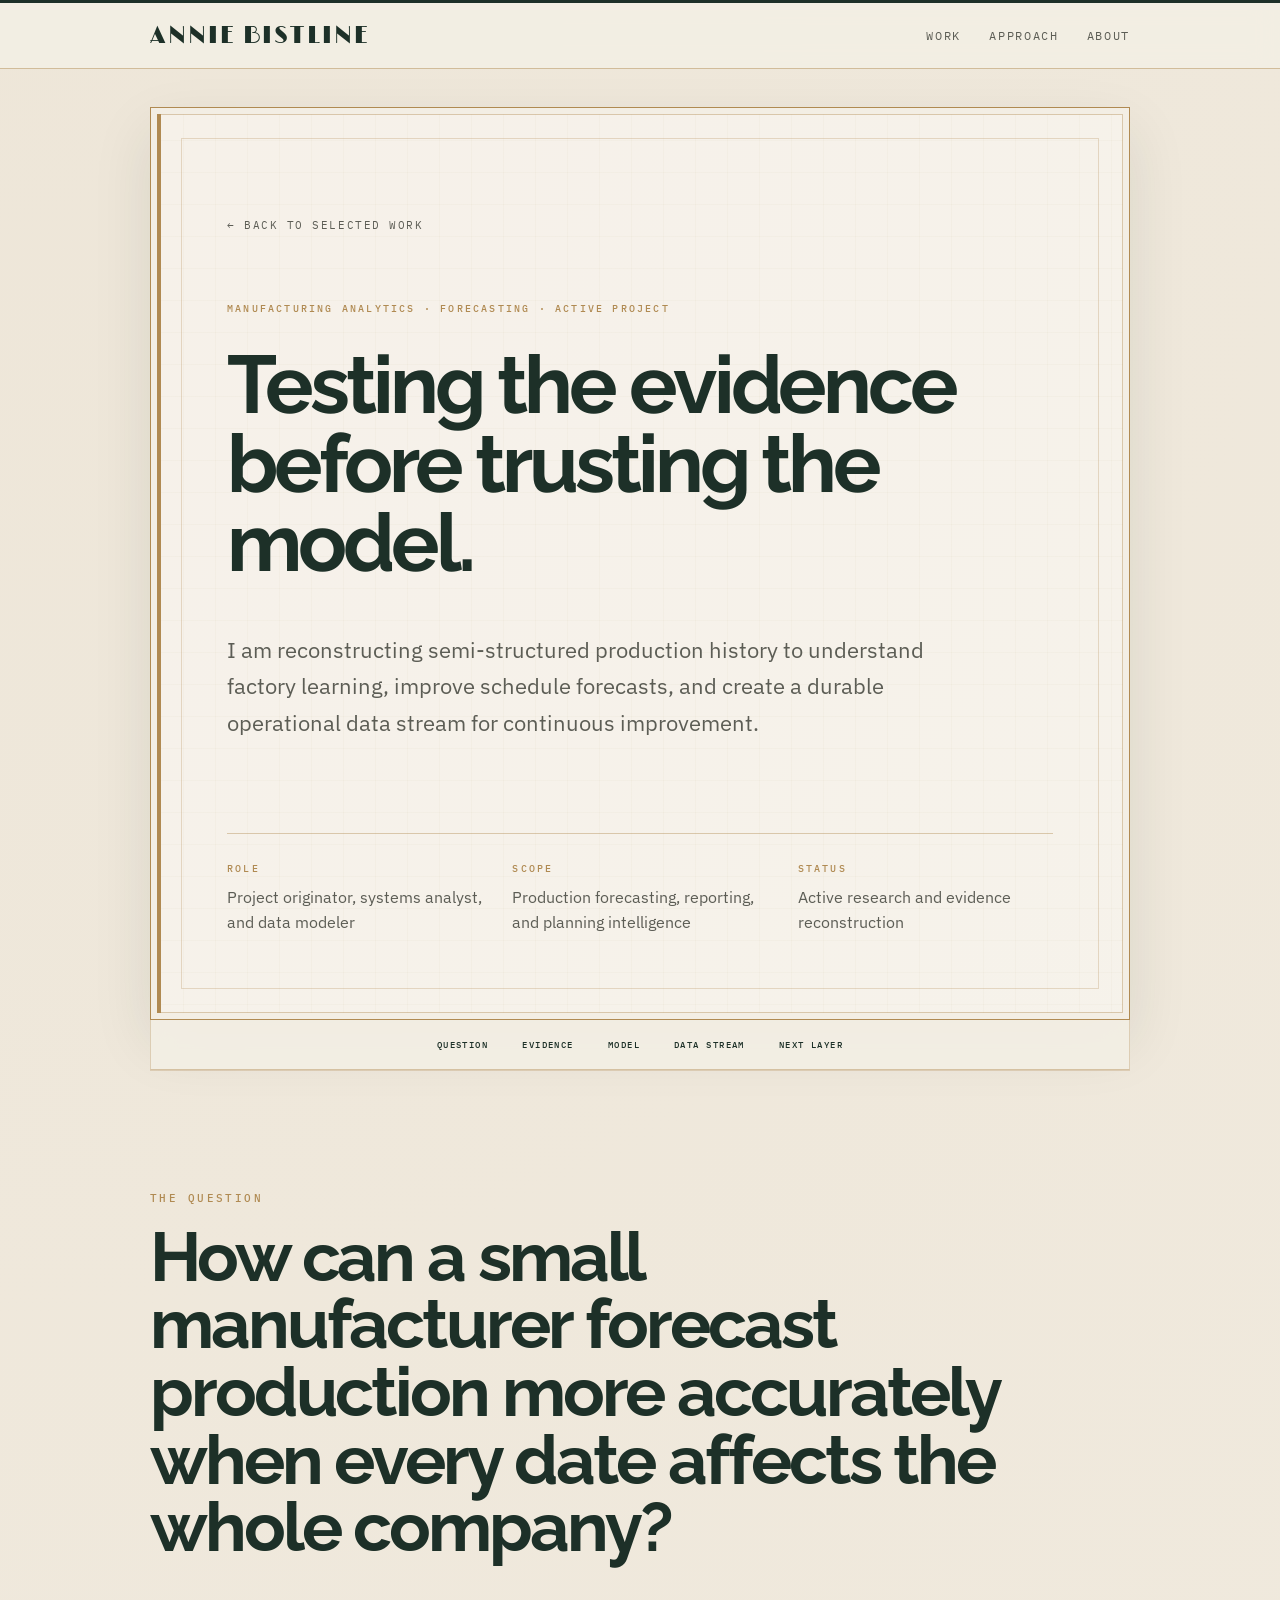
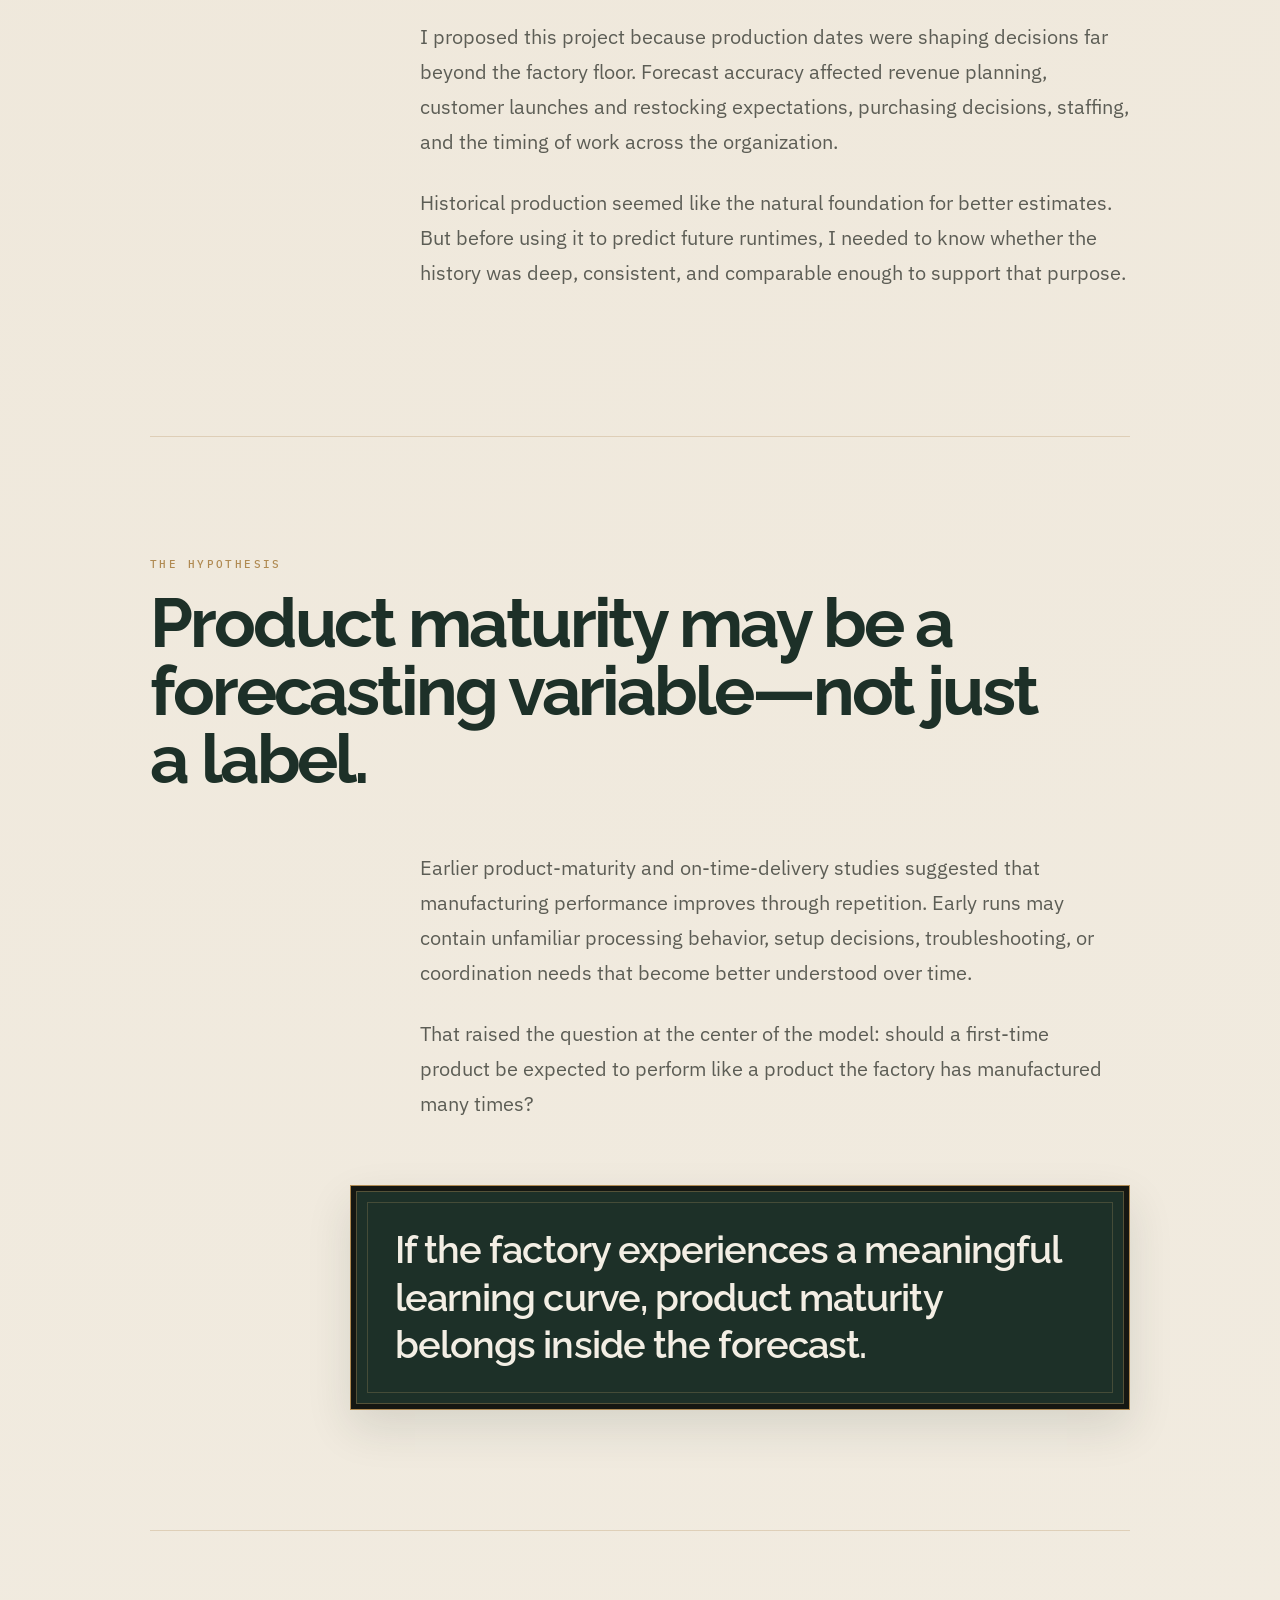
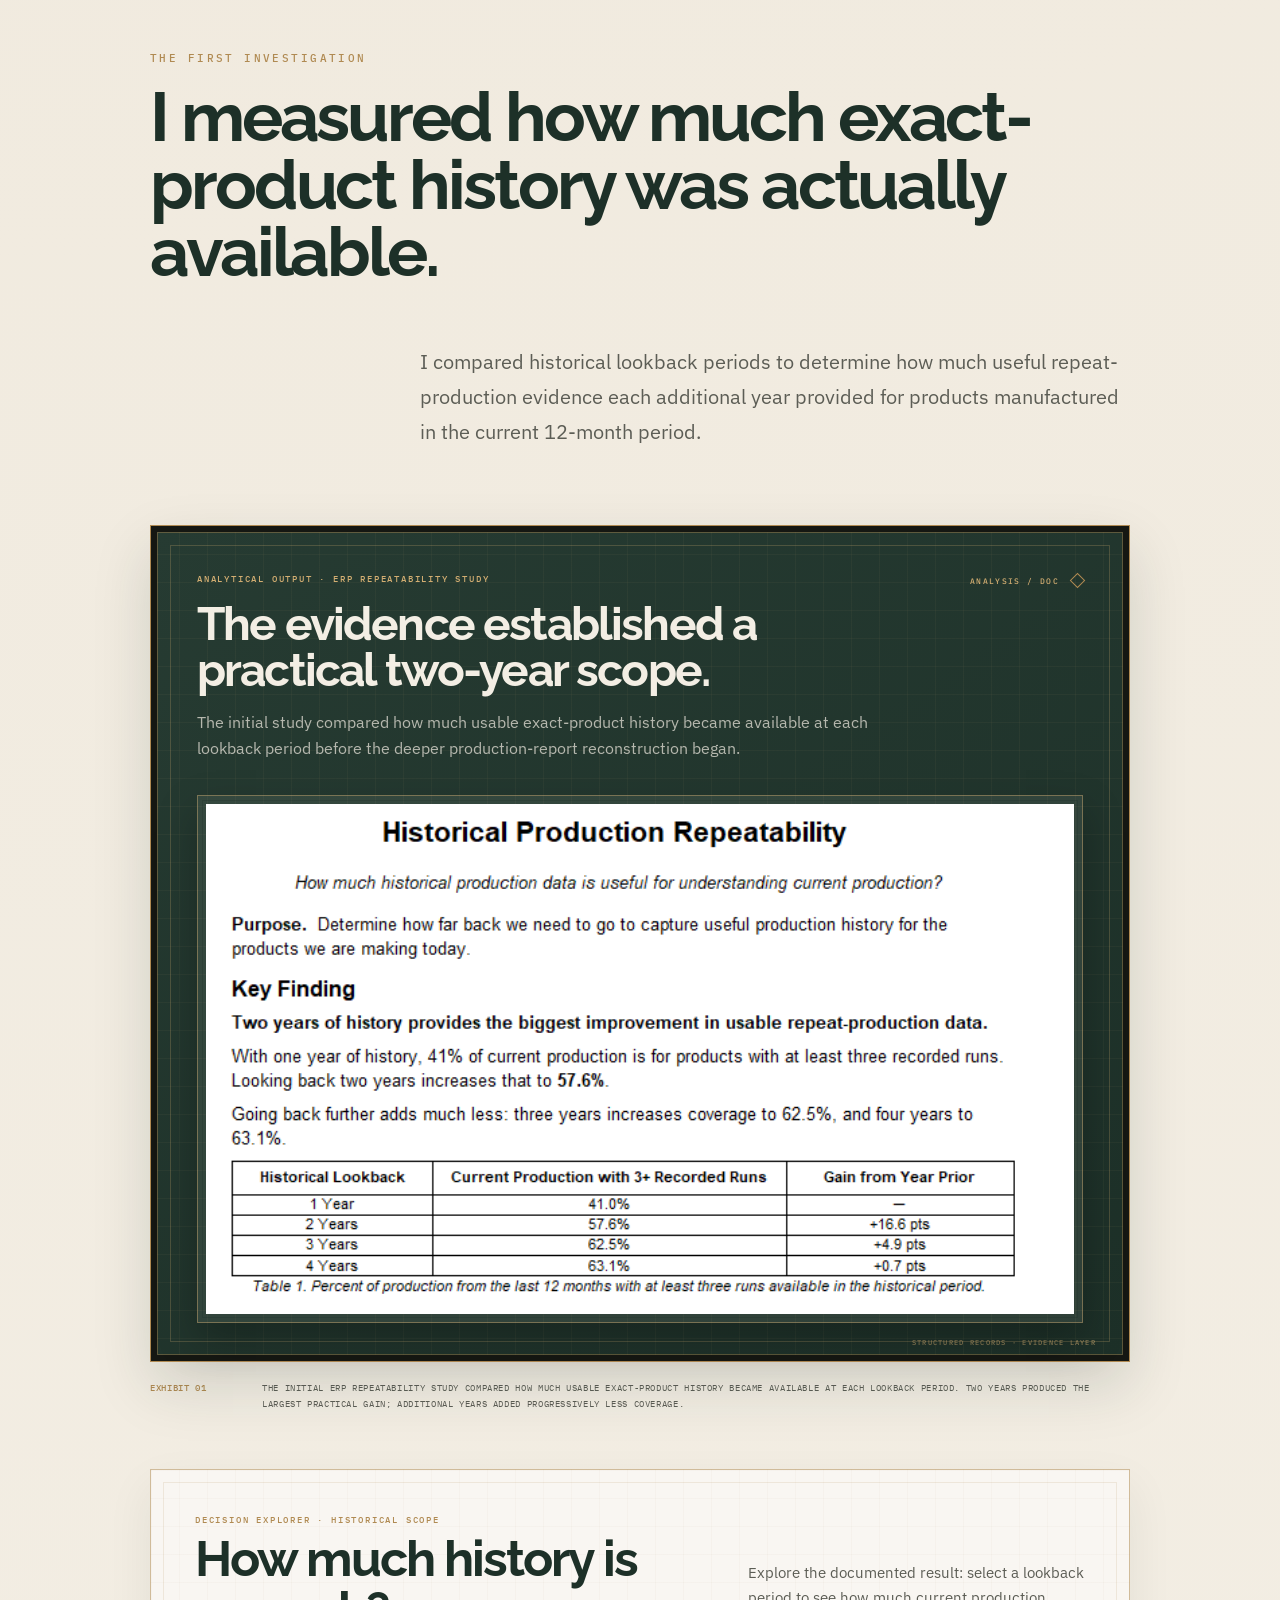
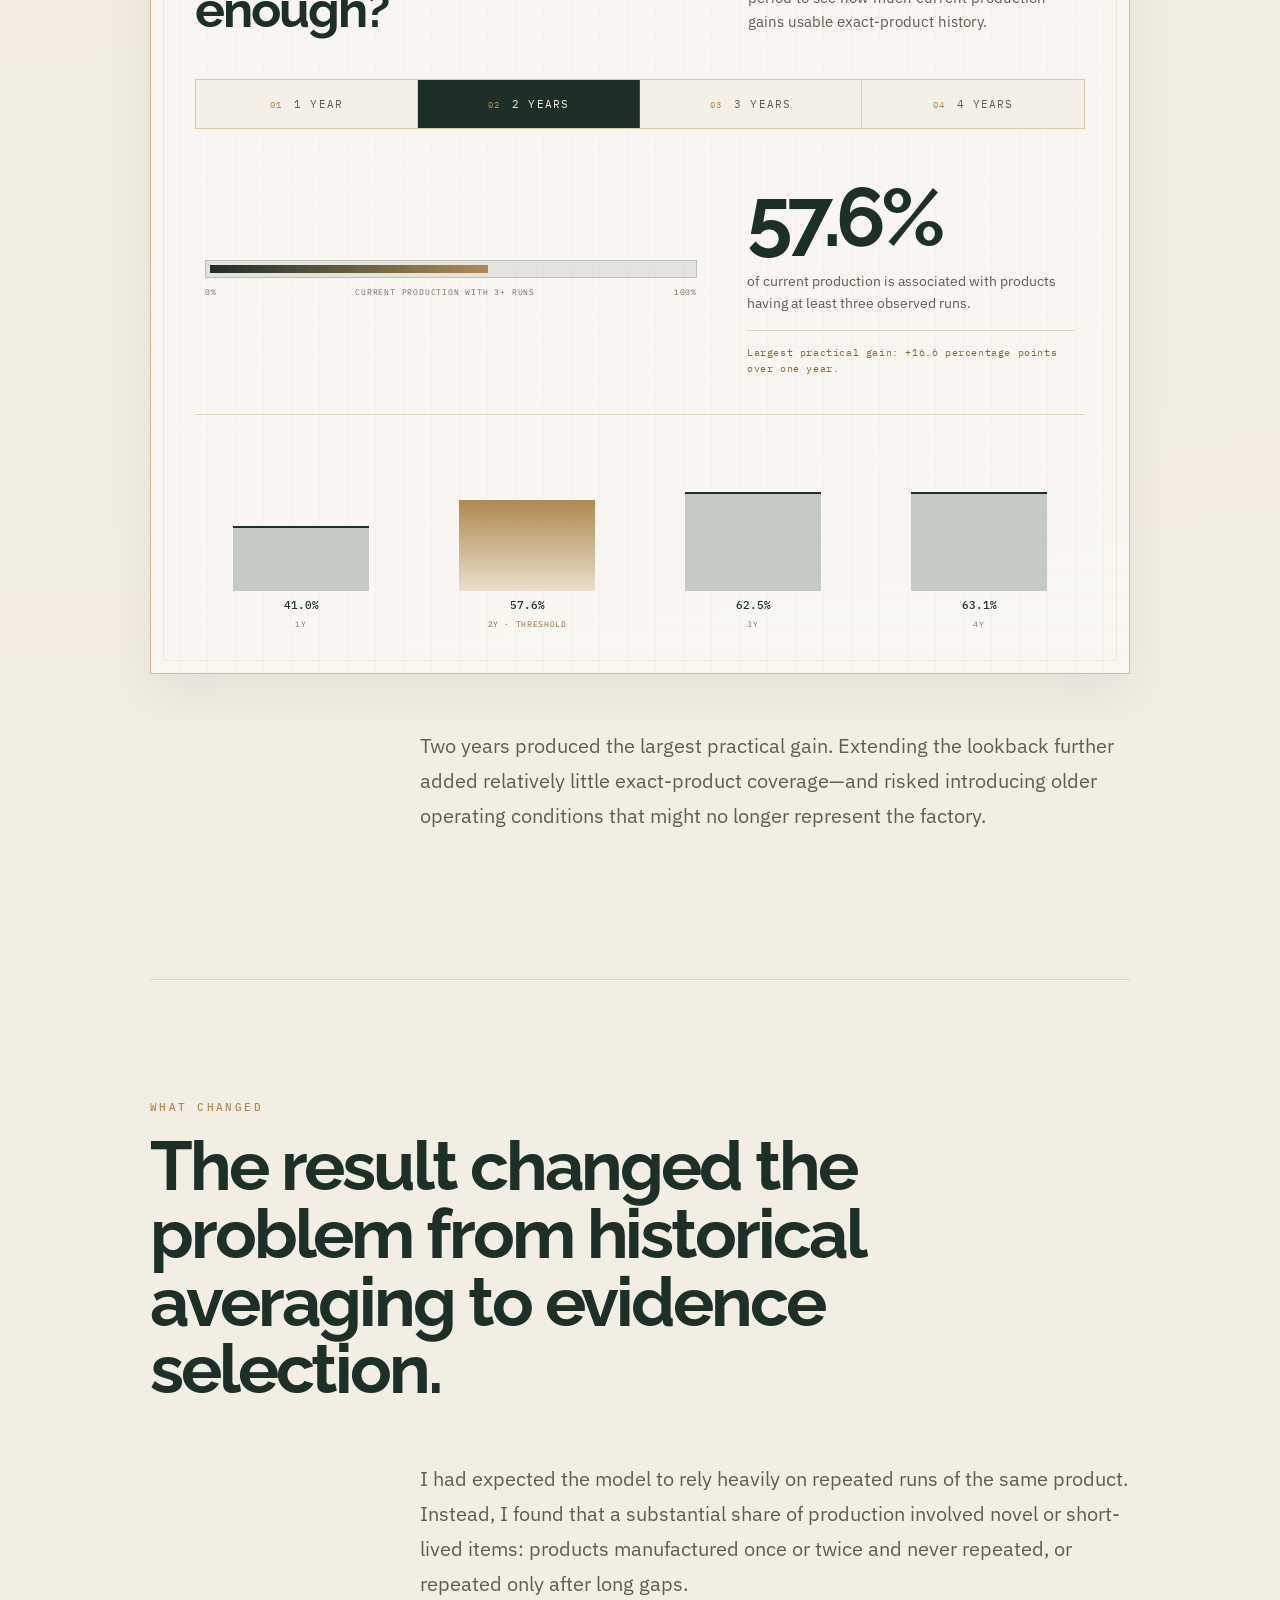
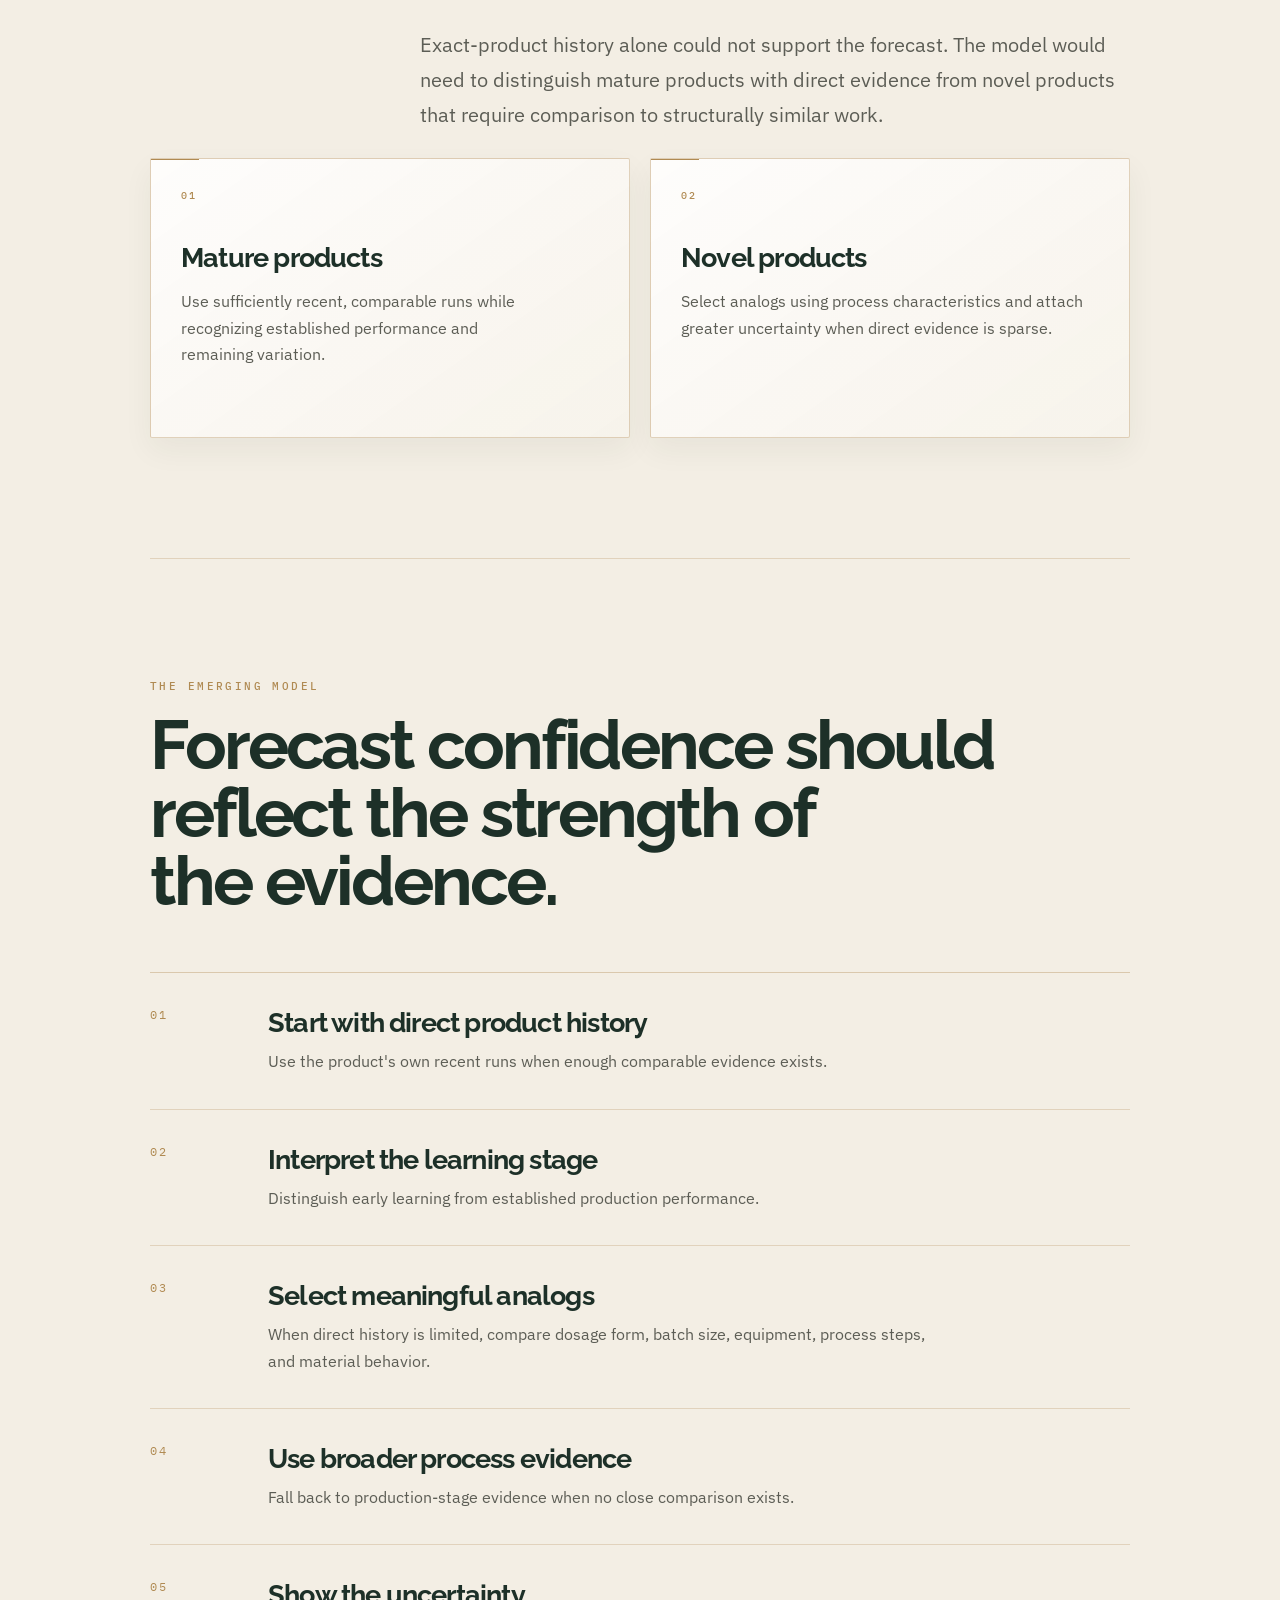
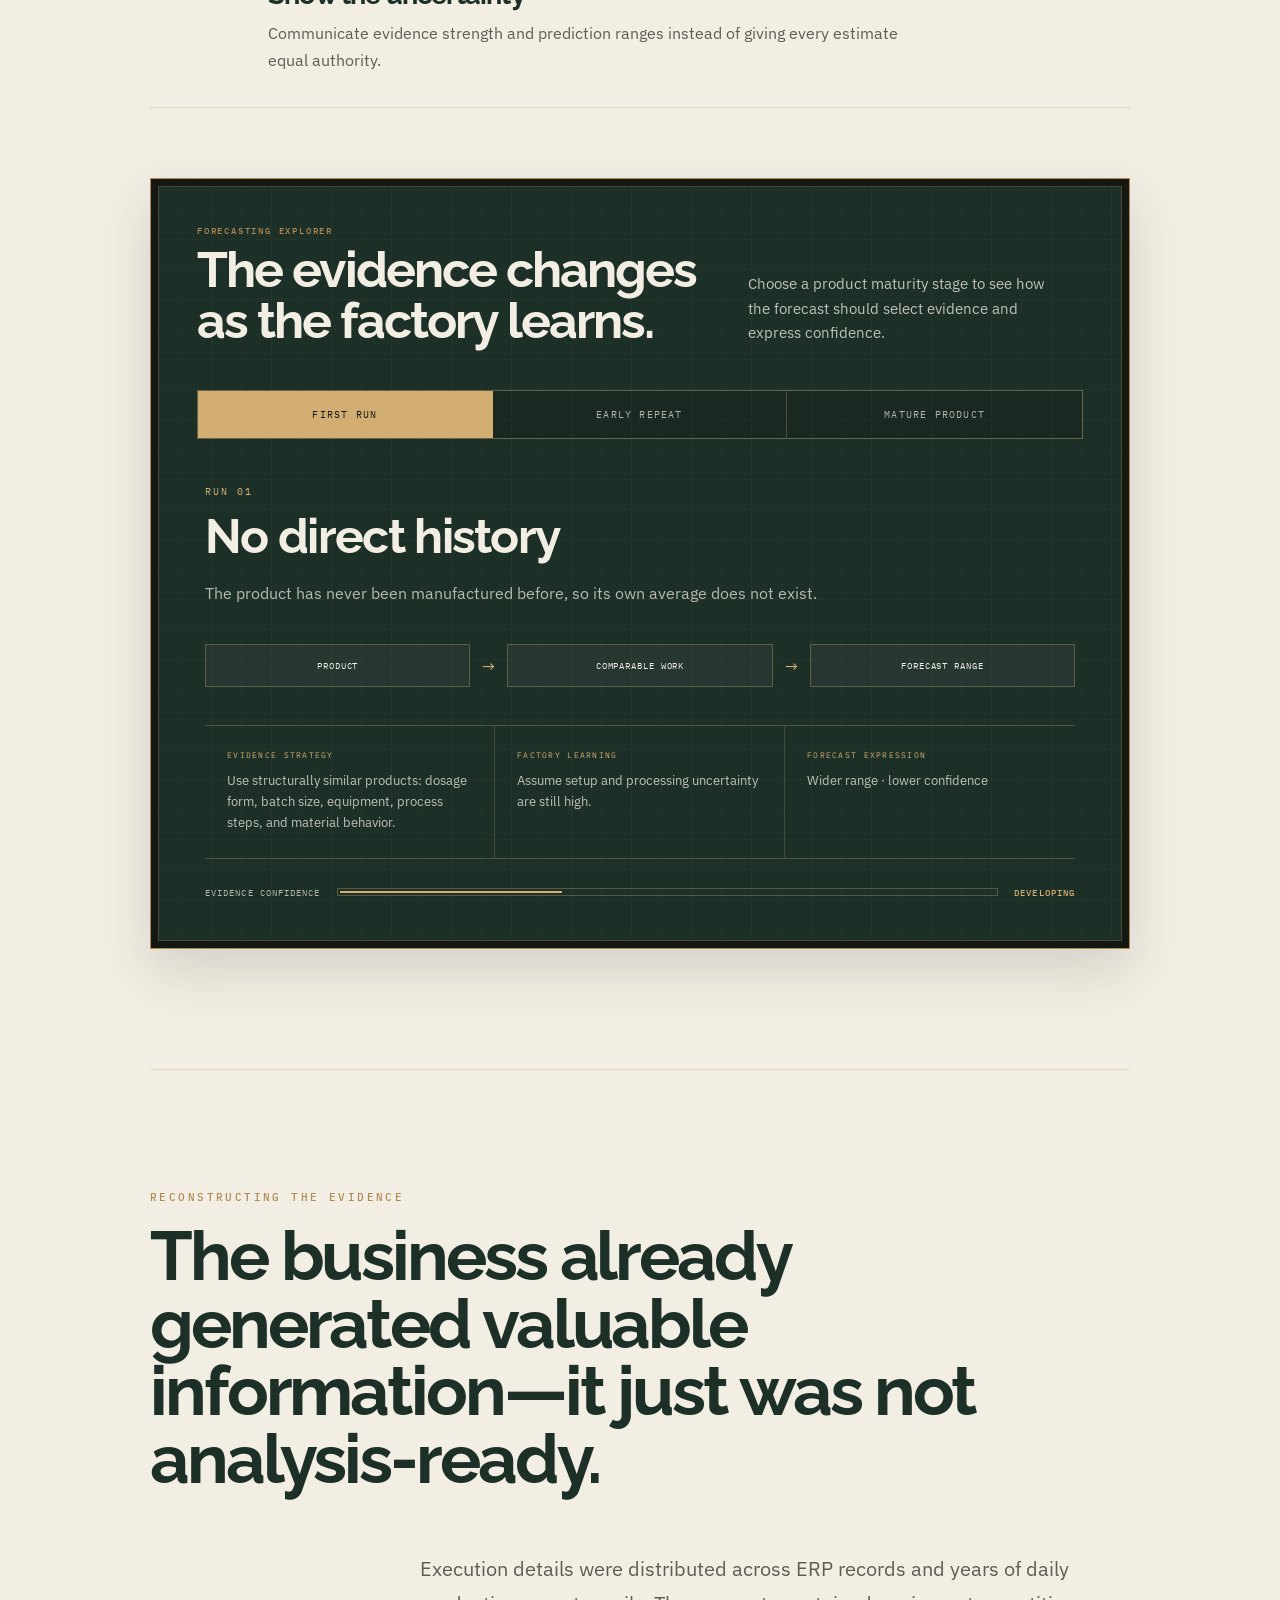
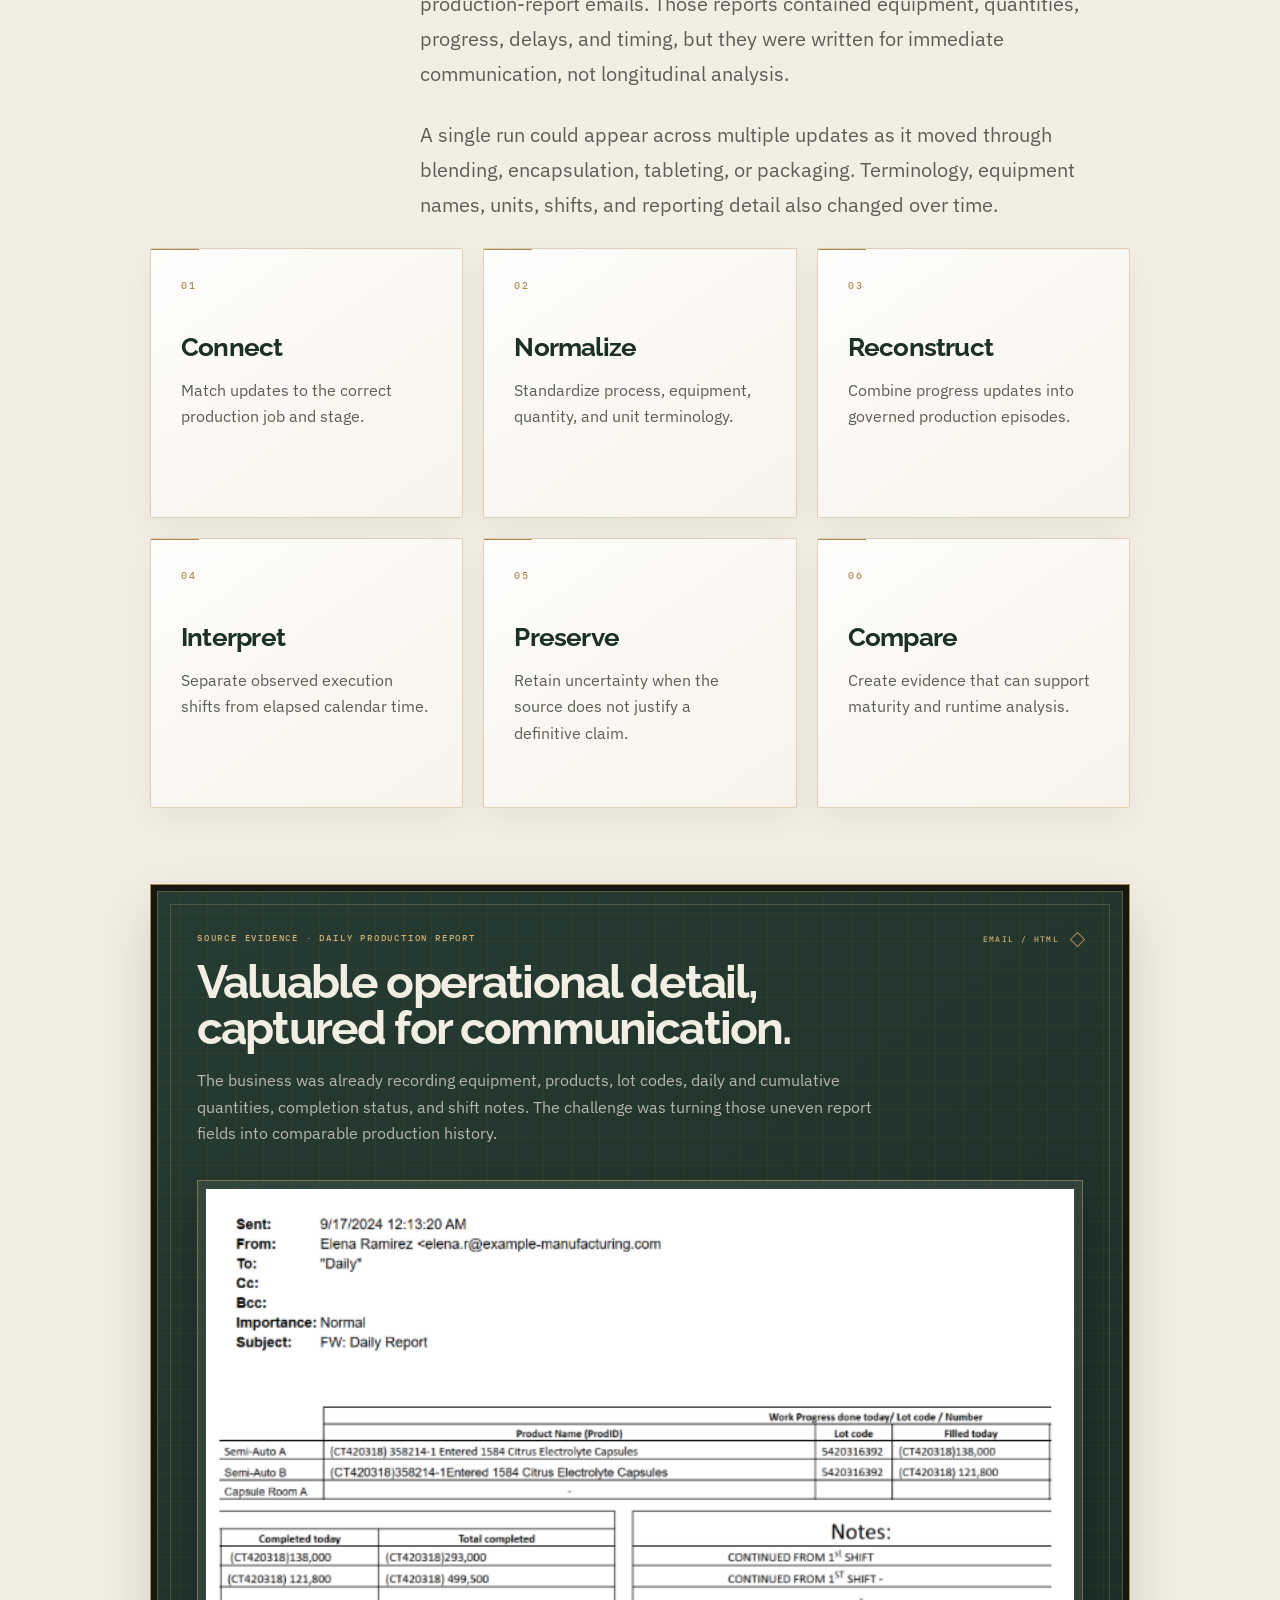
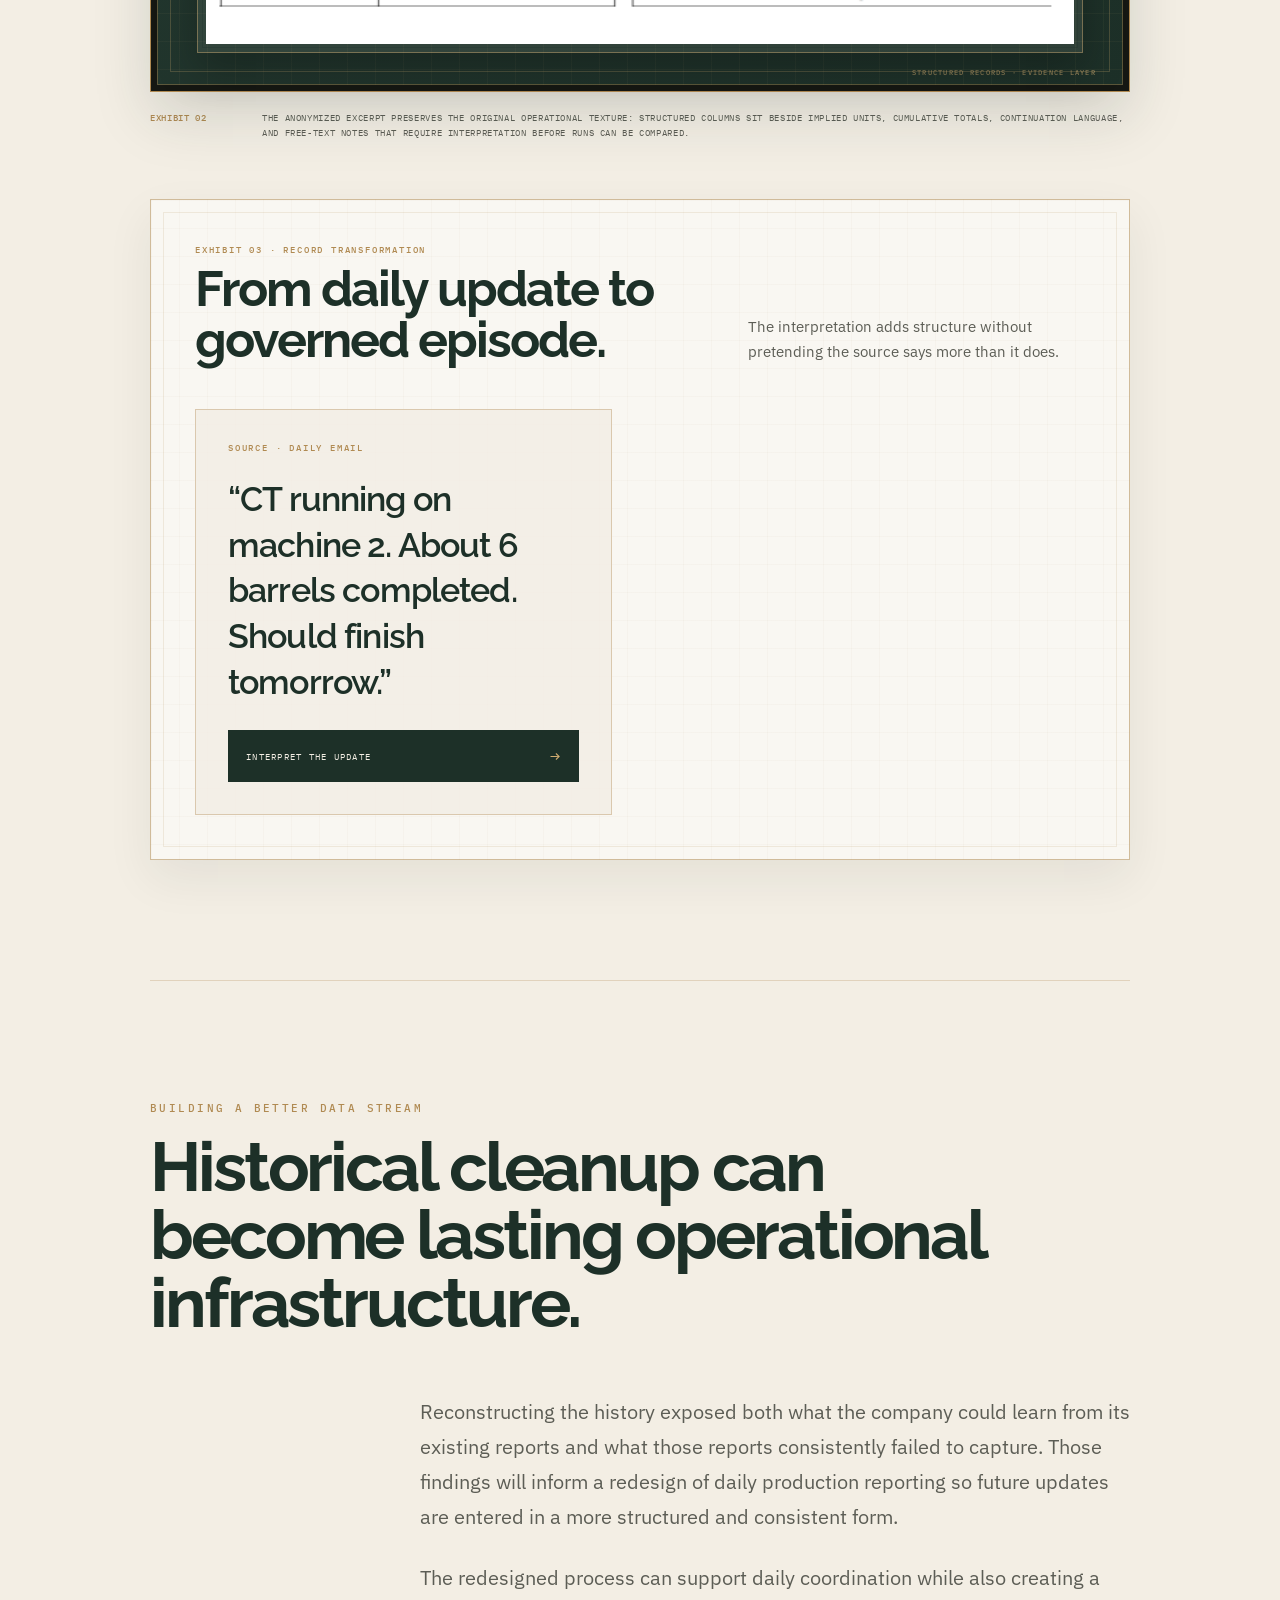
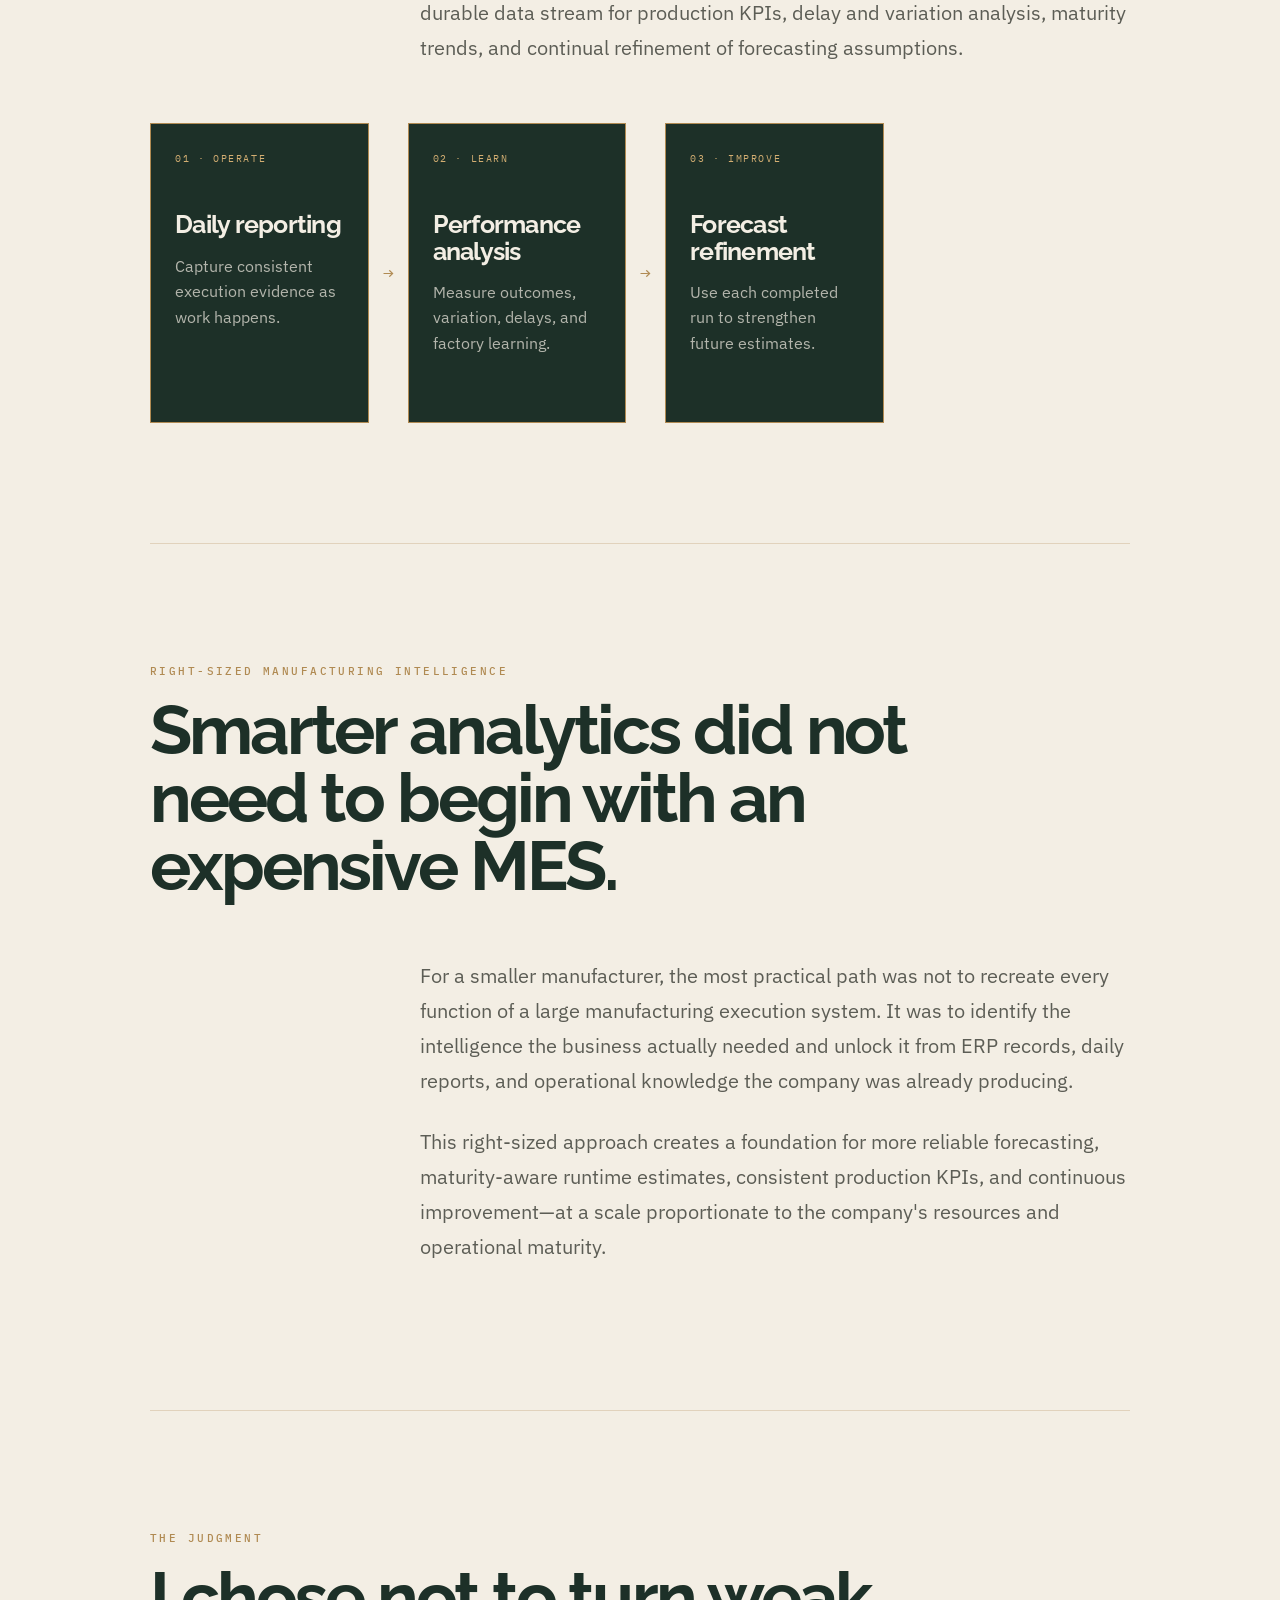
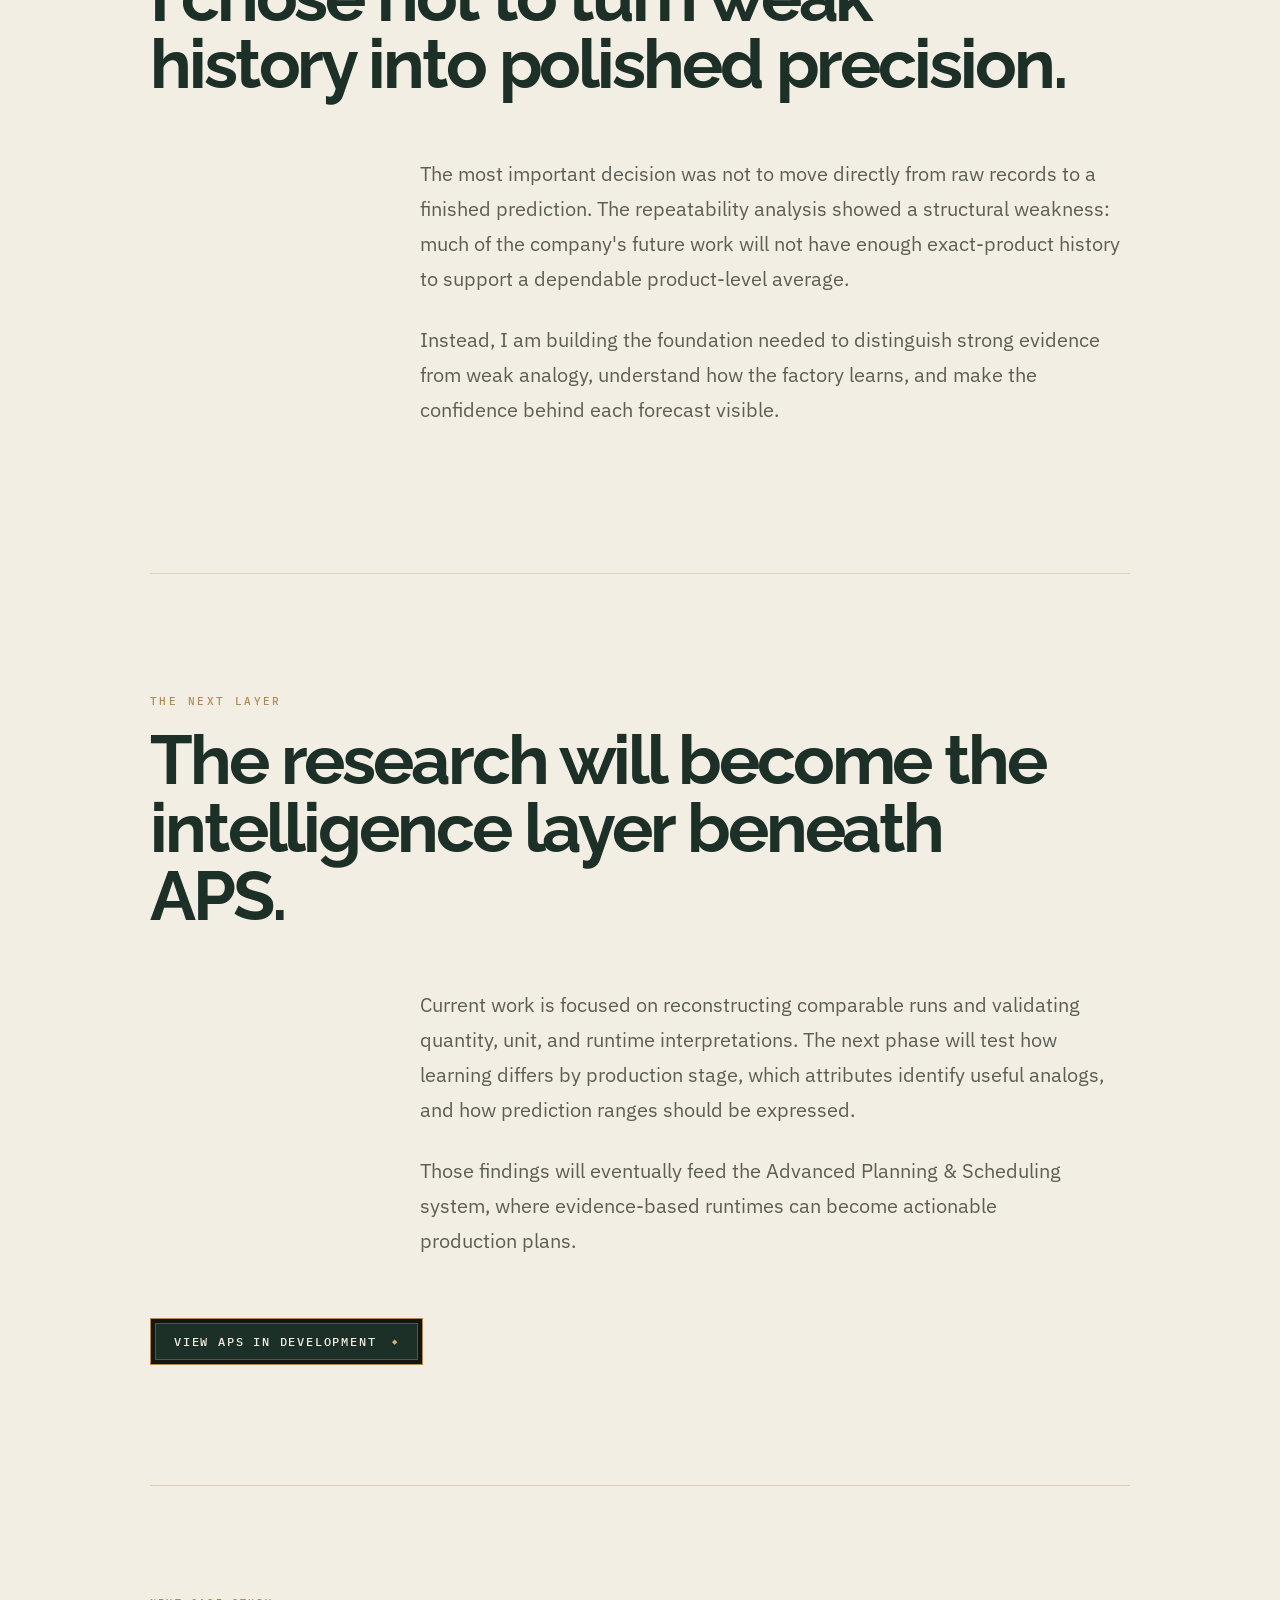
<file: production-history.html>
<!DOCTYPE html>
<html lang="en">

<head>
    <meta charset="UTF-8">
    <meta name="viewport" content="width=device-width, initial-scale=1.0">
    <meta
        name="description"
        content="A case study of production-history reconstruction and maturity-aware runtime modeling for manufacturing schedule forecasting by Annie Bistline."
    >
    <title>Production History &amp; Runtime Modeling | Annie Bistline</title>
    <link rel="icon" href="favicon.svg" type="image/svg+xml">
    <link rel="icon" href="favicon.ico" sizes="any">
    <link rel="apple-touch-icon" href="apple-touch-icon.png">
    <meta name="theme-color" content="#1d3028">
    <link rel="stylesheet" href="style.css">
    <link rel="stylesheet" href="mobile.css">
</head>

<body>
    <header class="site-header">
        <nav class="site-nav" aria-label="Main navigation">
            <a href="/" class="site-name">Annie Bistline</a>
            <div class="nav-links">
                <a href="/#projects">Work</a>
                <a href="/#approach">Approach</a>
                <a href="/#about">About</a>
            </div>
        </nav>
    </header>

    <main class="case-study production-history-case">

        <section class="case-hero">
            <a href="/#projects" class="back-link">← Back to selected work</a>

            <p class="eyebrow">MANUFACTURING ANALYTICS · FORECASTING · ACTIVE PROJECT</p>

            <h1>
                Testing the evidence before trusting the model.
            </h1>

            <p class="case-intro">
                I am reconstructing semi-structured production history to
                understand factory learning, improve schedule forecasts, and
                create a durable operational data stream for continuous
                improvement.
            </p>

            <div class="case-meta">
                <div class="meta-item">
                    <p class="meta-label">ROLE</p>
                    <p>Project originator, systems analyst, and data modeler</p>
                </div>
                <div class="meta-item">
                    <p class="meta-label">SCOPE</p>
                    <p>Production forecasting, reporting, and planning intelligence</p>
                </div>
                <div class="meta-item">
                    <p class="meta-label">STATUS</p>
                    <p>Active research and evidence reconstruction</p>
                </div>
            </div>
        </section>

        <nav class="case-page-nav" aria-label="Production History sections">
            <a href="#question">Question</a>
            <a href="#evidence">Evidence</a>
            <a href="#model">Model</a>
            <a href="#data-stream">Data Stream</a>
            <a href="#next-layer">Next Layer</a>
        </nav>

        <section class="case-section" id="question">
            <p class="eyebrow">THE QUESTION</p>
            <h2>
                How can a small manufacturer forecast production more
                accurately when every date affects the whole company?
            </h2>

            <div class="case-copy">
                <p>
                    I proposed this project because production dates were
                    shaping decisions far beyond the factory floor. Forecast
                    accuracy affected revenue planning, customer launches and
                    restocking expectations, purchasing decisions, staffing,
                    and the timing of work across the organization.
                </p>
                <p>
                    Historical production seemed like the natural foundation
                    for better estimates. But before using it to predict future
                    runtimes, I needed to know whether the history was deep,
                    consistent, and comparable enough to support that purpose.
                </p>
            </div>
        </section>

        <section class="case-section">
            <p class="eyebrow">THE HYPOTHESIS</p>
            <h2>
                Product maturity may be a forecasting variable—not just a label.
            </h2>

            <div class="case-copy">
                <p>
                    Earlier product-maturity and on-time-delivery studies
                    suggested that manufacturing performance improves through
                    repetition. Early runs may contain unfamiliar processing
                    behavior, setup decisions, troubleshooting, or coordination
                    needs that become better understood over time.
                </p>
                <p>
                    That raised the question at the center of the model:
                    should a first-time product be expected to perform like a
                    product the factory has manufactured many times?
                </p>
            </div>

            <blockquote class="case-callout">
                <p>
                    If the factory experiences a meaningful learning curve,
                    product maturity belongs inside the forecast.
                </p>
            </blockquote>
        </section>

        <section class="case-section" id="evidence">
            <p class="eyebrow">THE FIRST INVESTIGATION</p>
            <h2>
                I measured how much exact-product history was actually available.
            </h2>

            <div class="case-copy">
                <p>
                    I compared historical lookback periods to determine how
                    much useful repeat-production evidence each additional
                    year provided for products manufactured in the current
                    12-month period.
                </p>
            </div>

            <figure class="structured-records-exhibit">
                <div class="structured-records-plate">
                    <header class="records-exhibit-header">
                        <div class="records-exhibit-heading">
                            <p class="records-exhibit-kicker">
                                Analytical Output · ERP Repeatability Study
                            </p>
                            <h3>
                                The evidence established a practical two-year scope.
                            </h3>
                            <p class="records-exhibit-description">
                                The initial study compared how much usable
                                exact-product history became available at each
                                lookback period before the deeper production-report
                                reconstruction began.
                            </p>
                        </div>

                        <div class="records-exhibit-mark" aria-hidden="true">
                            <span>ANALYSIS / DOC</span>
                            <i></i>
                        </div>
                    </header>

                    <div class="records-screenshot-frame">
                        <img
                            src="images/repeatability-analysis.png"
                            alt="Historical Production Repeatability analysis showing coverage rising from 41.0 percent at one year to 57.6 percent at two years, then flattening to 62.5 percent at three years and 63.1 percent at four years."
                            loading="lazy"
                            decoding="async"
                        >
                    </div>
                </div>

                <figcaption class="structured-records-caption">
                    <span class="structured-records-caption-label">
                        Exhibit 01
                    </span>
                    <span>
                        The initial ERP repeatability study compared how much
                        usable exact-product history became available at each
                        lookback period. Two years produced the largest practical
                        gain; additional years added progressively less coverage.
                    </span>
                </figcaption>
            </figure>

            <div class="lookback-instrument" data-lookback-explorer>
                <div class="instrument-heading">
                    <div>
                        <p class="instrument-kicker">DECISION EXPLORER · HISTORICAL SCOPE</p>
                        <h3>How much history is enough?</h3>
                    </div>
                    <p>Explore the documented result: select a lookback period to see how much current production gains usable exact-product history.</p>
                </div>

                <div class="lookback-controls" role="group" aria-label="Choose historical lookback period">
                    <button type="button" data-years="1" aria-pressed="false"><span>01</span>1 year</button>
                    <button type="button" data-years="2" aria-pressed="true"><span>02</span>2 years</button>
                    <button type="button" data-years="3" aria-pressed="false"><span>03</span>3 years</button>
                    <button type="button" data-years="4" aria-pressed="false"><span>04</span>4 years</button>
                </div>

                <div class="lookback-display" aria-live="polite">
                    <div class="coverage-gauge" aria-hidden="true">
                        <div class="coverage-gauge__track"><div class="coverage-gauge__fill" data-coverage-fill></div></div>
                        <div class="coverage-gauge__scale"><span>0%</span><span>Current production with 3+ runs</span><span>100%</span></div>
                    </div>
                    <div class="coverage-result">
                        <p class="coverage-value"><span data-coverage-value>57.6</span>%</p>
                        <p class="coverage-label" data-coverage-label>of current production is associated with products having at least three observed runs.</p>
                        <p class="coverage-judgment" data-coverage-judgment>Largest practical gain: +16.6 percentage points over one year.</p>
                    </div>
                </div>

                <div class="lookback-curve" aria-label="Coverage rises from 41.0 percent at one year to 63.1 percent at four years, with gains flattening after two years.">
                    <div class="curve-column"><span style="--coverage: 41%"></span><b>41.0%</b><small>1Y</small></div>
                    <div class="curve-column is-threshold"><span style="--coverage: 57.6%"></span><b>57.6%</b><small>2Y · THRESHOLD</small></div>
                    <div class="curve-column"><span style="--coverage: 62.5%"></span><b>62.5%</b><small>3Y</small></div>
                    <div class="curve-column"><span style="--coverage: 63.1%"></span><b>63.1%</b><small>4Y</small></div>
                </div>

                <noscript>
                    <div class="evidence-table-wrap">
                        <table class="evidence-table">
                            <caption>Current production associated with products having at least three observed runs</caption>
                            <thead><tr><th scope="col">Historical lookback</th><th scope="col">Coverage</th></tr></thead>
                            <tbody><tr><th scope="row">1 year</th><td>41.0%</td></tr><tr><th scope="row">2 years</th><td>57.6%</td></tr><tr><th scope="row">3 years</th><td>62.5%</td></tr><tr><th scope="row">4 years</th><td>63.1%</td></tr></tbody>
                        </table>
                    </div>
                </noscript>
            </div>

            <div class="case-copy case-copy-after">
                <p>
                    Two years produced the largest practical gain. Extending
                    the lookback further added relatively little exact-product
                    coverage—and risked introducing older operating conditions
                    that might no longer represent the factory.
                </p>
            </div>
        </section>

        <section class="case-section">
            <p class="eyebrow">WHAT CHANGED</p>
            <h2>
                The result changed the problem from historical averaging to
                evidence selection.
            </h2>

            <div class="case-copy">
                <p>
                    I had expected the model to rely heavily on repeated runs
                    of the same product. Instead, I found that a substantial
                    share of production involved novel or short-lived items:
                    products manufactured once or twice and never repeated, or
                    repeated only after long gaps.
                </p>
                <p>
                    Exact-product history alone could not support the forecast.
                    The model would need to distinguish mature products with
                    direct evidence from novel products that require comparison
                    to structurally similar work.
                </p>
            </div>

            <div class="challenge-grid">
                <article class="challenge-card">
                    <p class="card-number">01</p>
                    <h3>Mature products</h3>
                    <p>
                        Use sufficiently recent, comparable runs while
                        recognizing established performance and remaining variation.
                    </p>
                </article>
                <article class="challenge-card">
                    <p class="card-number">02</p>
                    <h3>Novel products</h3>
                    <p>
                        Select analogs using process characteristics and attach
                        greater uncertainty when direct evidence is sparse.
                    </p>
                </article>
            </div>
        </section>

        <section class="case-section" id="model">
            <p class="eyebrow">THE EMERGING MODEL</p>
            <h2>
                Forecast confidence should reflect the strength of the evidence.
            </h2>

            <div class="governance-list">
                <article>
                    <p class="governance-number">01</p>
                    <div>
                        <h3>Start with direct product history</h3>
                        <p>Use the product's own recent runs when enough comparable evidence exists.</p>
                    </div>
                </article>
                <article>
                    <p class="governance-number">02</p>
                    <div>
                        <h3>Interpret the learning stage</h3>
                        <p>Distinguish early learning from established production performance.</p>
                    </div>
                </article>
                <article>
                    <p class="governance-number">03</p>
                    <div>
                        <h3>Select meaningful analogs</h3>
                        <p>When direct history is limited, compare dosage form, batch size, equipment, process steps, and material behavior.</p>
                    </div>
                </article>
                <article>
                    <p class="governance-number">04</p>
                    <div>
                        <h3>Use broader process evidence</h3>
                        <p>Fall back to production-stage evidence when no close comparison exists.</p>
                    </div>
                </article>
                <article>
                    <p class="governance-number">05</p>
                    <div>
                        <h3>Show the uncertainty</h3>
                        <p>Communicate evidence strength and prediction ranges instead of giving every estimate equal authority.</p>
                    </div>
                </article>
            </div>

            <div class="maturity-instrument" data-maturity-explorer>
                <div class="instrument-heading instrument-heading--dark">
                    <div>
                        <p class="instrument-kicker">FORECASTING EXPLORER</p>
                        <h3>The evidence changes as the factory learns.</h3>
                    </div>
                    <p>Choose a product maturity stage to see how the forecast should select evidence and express confidence.</p>
                </div>

                <div class="maturity-tabs" role="tablist" aria-label="Product maturity stage">
                    <button type="button" role="tab" id="tab-first" aria-selected="true" aria-controls="maturity-panel" data-maturity="first">First run</button>
                    <button type="button" role="tab" id="tab-early" aria-selected="false" aria-controls="maturity-panel" data-maturity="early">Early repeat</button>
                    <button type="button" role="tab" id="tab-mature" aria-selected="false" aria-controls="maturity-panel" data-maturity="mature">Mature product</button>
                </div>

                <div class="maturity-panel" id="maturity-panel" role="tabpanel" aria-labelledby="tab-first" tabindex="0">
                    <div class="maturity-stage">
                        <p class="maturity-stage__number" data-maturity-number>RUN 01</p>
                        <h4 data-maturity-title>No direct history</h4>
                        <p data-maturity-description>The product has never been manufactured before, so its own average does not exist.</p>
                    </div>
                    <div class="evidence-route" aria-hidden="true"><span>Product</span><b>→</b><span data-route-label>Comparable work</span><b>→</b><span>Forecast range</span></div>
                    <dl class="maturity-details">
                        <div><dt>Evidence strategy</dt><dd data-evidence-strategy>Use structurally similar products: dosage form, batch size, equipment, process steps, and material behavior.</dd></div>
                        <div><dt>Factory learning</dt><dd data-learning-state>Assume setup and processing uncertainty are still high.</dd></div>
                        <div><dt>Forecast expression</dt><dd data-forecast-expression>Wider range · lower confidence</dd></div>
                    </dl>
                    <div class="confidence-band"><span>Evidence confidence</span><div><i data-confidence-fill></i></div><strong data-confidence-label>Developing</strong></div>
                </div>
            </div>
        </section>

        <section class="case-section">
            <p class="eyebrow">RECONSTRUCTING THE EVIDENCE</p>
            <h2>
                The business already generated valuable information—it just
                was not analysis-ready.
            </h2>

            <div class="case-copy">
                <p>
                    Execution details were distributed across ERP records and
                    years of daily production-report emails. Those reports
                    contained equipment, quantities, progress, delays, and
                    timing, but they were written for immediate communication,
                    not longitudinal analysis.
                </p>
                <p>
                    A single run could appear across multiple updates as it
                    moved through blending, encapsulation, tableting, or
                    packaging. Terminology, equipment names, units, shifts, and
                    reporting detail also changed over time.
                </p>
            </div>

            <div class="model-grid">
                <article class="model-card"><p class="step-number">01</p><h3>Connect</h3><p>Match updates to the correct production job and stage.</p></article>
                <article class="model-card"><p class="step-number">02</p><h3>Normalize</h3><p>Standardize process, equipment, quantity, and unit terminology.</p></article>
                <article class="model-card"><p class="step-number">03</p><h3>Reconstruct</h3><p>Combine progress updates into governed production episodes.</p></article>
                <article class="model-card"><p class="step-number">04</p><h3>Interpret</h3><p>Separate observed execution shifts from elapsed calendar time.</p></article>
                <article class="model-card"><p class="step-number">05</p><h3>Preserve</h3><p>Retain uncertainty when the source does not justify a definitive claim.</p></article>
                <article class="model-card"><p class="step-number">06</p><h3>Compare</h3><p>Create evidence that can support maturity and runtime analysis.</p></article>
            </div>

            <figure class="structured-records-exhibit">
                <div class="structured-records-plate">
                    <header class="records-exhibit-header">
                        <div class="records-exhibit-heading">
                            <p class="records-exhibit-kicker">
                                Source Evidence · Daily Production Report
                            </p>
                            <h3>
                                Valuable operational detail, captured for communication.
                            </h3>
                            <p class="records-exhibit-description">
                                The business was already recording equipment, products,
                                lot codes, daily and cumulative quantities, completion
                                status, and shift notes. The challenge was turning those
                                uneven report fields into comparable production history.
                            </p>
                        </div>

                        <div class="records-exhibit-mark" aria-hidden="true">
                            <span>EMAIL / HTML</span>
                            <i></i>
                        </div>
                    </header>

                    <div class="records-screenshot-frame">
                        <img
                            src="images/anon-daily-report.png"
                            alt="An anonymized daily production report showing machine, product, lot, quantity, completion, and free-text shift-note fields."
                        >
                    </div>
                </div>

                <figcaption class="structured-records-caption">
                    <span class="structured-records-caption-label">
                        Exhibit 02
                    </span>
                    <span>
                        The anonymized excerpt preserves the original operational
                        texture: structured columns sit beside implied units,
                        cumulative totals, continuation language, and free-text notes
                        that require interpretation before runs can be compared.
                    </span>
                </figcaption>
            </figure>

            <div class="report-instrument" data-report-transform>
                <div class="instrument-heading">
                    <div>
                        <p class="instrument-kicker">EXHIBIT 03 · RECORD TRANSFORMATION</p>
                        <h3>From daily update to governed episode.</h3>
                    </div>
                    <p>The interpretation adds structure without pretending the source says more than it does.</p>
                </div>

                <div class="report-transform-grid">
                    <article class="source-report">
                        <p class="report-label">SOURCE · DAILY EMAIL</p>
                        <blockquote>“CT running on machine 2. About 6 barrels completed. Should finish tomorrow.”</blockquote>
                        <button type="button" class="transform-trigger" aria-expanded="false" aria-controls="governed-record"><span>Interpret the update</span><b aria-hidden="true">→</b></button>
                    </article>

                    <article class="governed-record" id="governed-record" aria-hidden="true">
                        <div class="record-header"><p class="report-label">GOVERNED RECORD · RUN 03</p><span>INTERPRETED</span></div>
                        <dl>
                            <div><dt>Production stage</dt><dd>Compression</dd></div>
                            <div><dt>Equipment</dt><dd>Tablet Press 2</dd></div>
                            <div><dt>Reported quantity</dt><dd>6</dd></div>
                            <div><dt>Reported unit</dt><dd>Barrel</dd></div>
                            <div><dt>Execution state</dt><dd>In progress</dd></div>
                            <div class="record-unresolved"><dt>Conversion confidence</dt><dd>Unresolved</dd></div>
                        </dl>
                        <p class="record-note">“Tomorrow” is retained as an expectation—not treated as observed completion.</p>
                    </article>
                </div>
            </div>
        </section>

        <section class="case-section" id="data-stream">
            <p class="eyebrow">BUILDING A BETTER DATA STREAM</p>
            <h2>
                Historical cleanup can become lasting operational infrastructure.
            </h2>

            <div class="case-copy">
                <p>
                    Reconstructing the history exposed both what the company
                    could learn from its existing reports and what those reports
                    consistently failed to capture. Those findings will inform
                    a redesign of daily production reporting so future updates
                    are entered in a more structured and consistent form.
                </p>
                <p>
                    The redesigned process can support daily coordination while
                    also creating a durable data stream for production KPIs,
                    delay and variation analysis, maturity trends, and continual
                    refinement of forecasting assumptions.
                </p>
            </div>

            <div class="architecture-flow production-feedback-flow">
                <article class="architecture-step"><p class="step-label">01 · OPERATE</p><h3>Daily reporting</h3><p>Capture consistent execution evidence as work happens.</p></article>
                <div class="flow-arrow" aria-hidden="true">→</div>
                <article class="architecture-step"><p class="step-label">02 · LEARN</p><h3>Performance analysis</h3><p>Measure outcomes, variation, delays, and factory learning.</p></article>
                <div class="flow-arrow" aria-hidden="true">→</div>
                <article class="architecture-step"><p class="step-label">03 · IMPROVE</p><h3>Forecast refinement</h3><p>Use each completed run to strengthen future estimates.</p></article>
            </div>
        </section>

        <section class="case-section">
            <p class="eyebrow">RIGHT-SIZED MANUFACTURING INTELLIGENCE</p>
            <h2>
                Smarter analytics did not need to begin with an expensive MES.
            </h2>

            <div class="case-copy">
                <p>
                    For a smaller manufacturer, the most practical path was not
                    to recreate every function of a large manufacturing
                    execution system. It was to identify the intelligence the
                    business actually needed and unlock it from ERP records,
                    daily reports, and operational knowledge the company was
                    already producing.
                </p>
                <p>
                    This right-sized approach creates a foundation for more
                    reliable forecasting, maturity-aware runtime estimates,
                    consistent production KPIs, and continuous improvement—at
                    a scale proportionate to the company's resources and
                    operational maturity.
                </p>
            </div>
        </section>

        <section class="case-section">
            <p class="eyebrow">THE JUDGMENT</p>
            <h2>
                I chose not to turn weak history into polished precision.
            </h2>

            <div class="case-copy">
                <p>
                    The most important decision was not to move directly from
                    raw records to a finished prediction. The repeatability
                    analysis showed a structural weakness: much of the
                    company's future work will not have enough exact-product
                    history to support a dependable product-level average.
                </p>
                <p>
                    Instead, I am building the foundation needed to distinguish
                    strong evidence from weak analogy, understand how the
                    factory learns, and make the confidence behind each forecast
                    visible.
                </p>
            </div>
        </section>

        <section class="case-section" id="next-layer">
            <p class="eyebrow">THE NEXT LAYER</p>
            <h2>
                The research will become the intelligence layer beneath APS.
            </h2>

            <div class="case-copy">
                <p>
                    Current work is focused on reconstructing comparable runs
                    and validating quantity, unit, and runtime interpretations.
                    The next phase will test how learning differs by production
                    stage, which attributes identify useful analogs, and how
                    prediction ranges should be expressed.
                </p>
                <p>
                    Those findings will eventually feed the Advanced Planning
                    &amp; Scheduling system, where evidence-based runtimes can
                    become actionable production plans.
                </p>
            </div>

            <a href="aps.html" class="button"><span>View APS in development</span></a>
        </section>

        <section class="case-next">
            <p class="eyebrow">NEXT CASE STUDY</p>
            <a href="aps.html">Advanced Planning &amp; Scheduling System →</a>
        </section>

    </main>
    <footer class="site-footer">
        <div class="footer-ornament" aria-hidden="true"><span></span><i></i><span></span></div>
        <p>© 2026 Annie Bistline <span aria-hidden="true">·</span> Systems &amp; Operations</p>
    </footer>
    <script>
        (() => {
            const lookbackData = {
                1: { value: 41.0, judgment: "Starting point: most current production still lacks three exact-product runs." },
                2: { value: 57.6, judgment: "Largest practical gain: +16.6 percentage points over one year." },
                3: { value: 62.5, judgment: "Diminishing return: only +4.9 points beyond the two-year scope." },
                4: { value: 63.1, judgment: "The curve has flattened: four years adds just +0.6 points over three." }
            };
            const lookback = document.querySelector("[data-lookback-explorer]");
            if (lookback) {
                const buttons = [...lookback.querySelectorAll("[data-years]")];
                const value = lookback.querySelector("[data-coverage-value]");
                const fill = lookback.querySelector("[data-coverage-fill]");
                const judgment = lookback.querySelector("[data-coverage-judgment]");
                const selectYear = (button) => {
                    const datum = lookbackData[button.dataset.years];
                    buttons.forEach((item) => item.setAttribute("aria-pressed", String(item === button)));
                    value.textContent = datum.value.toFixed(1);
                    fill.style.width = `${datum.value}%`;
                    judgment.textContent = datum.judgment;
                };
                buttons.forEach((button, index) => {
                    button.addEventListener("click", () => selectYear(button));
                    button.addEventListener("keydown", (event) => {
                        if (!["ArrowLeft", "ArrowRight"].includes(event.key)) return;
                        event.preventDefault();
                        const direction = event.key === "ArrowRight" ? 1 : -1;
                        const next = buttons[(index + direction + buttons.length) % buttons.length];
                        next.focus(); selectYear(next);
                    });
                });
                selectYear(buttons.find((button) => button.dataset.years === "2"));
            }

            const maturityData = {
                first: { number: "RUN 01", title: "No direct history", description: "The product has never been manufactured before, so its own average does not exist.", route: "Comparable work", strategy: "Use structurally similar products: dosage form, batch size, equipment, process steps, and material behavior.", learning: "Assume setup and processing uncertainty are still high.", forecast: "Wider range · lower confidence", confidence: "Developing", width: "34%" },
                early: { number: "RUNS 02–05", title: "Direct evidence is emerging", description: "The factory has begun learning this product, but a few runs may still reflect troubleshooting and changing methods.", route: "Direct + comparable", strategy: "Blend the product's own early history with comparable-run evidence instead of treating either source as sufficient alone.", learning: "Model early runs as learning-stage performance, not yet a stable baseline.", forecast: "Moderate range · qualified confidence", confidence: "Strengthening", width: "62%" },
                mature: { number: "RUN 11+", title: "Established production evidence", description: "Repeated execution provides a stronger view of normal performance and remaining variation.", route: "Recent direct history", strategy: "Prioritize the product's own recent, operationally comparable runs and use analogs mainly as a reasonableness check.", learning: "Treat performance as established while still monitoring drift and outliers.", forecast: "Narrower range · stronger confidence", confidence: "Established", width: "88%" }
            };
            const maturity = document.querySelector("[data-maturity-explorer]");
            if (maturity) {
                const tabs = [...maturity.querySelectorAll("[data-maturity]")];
                const panel = maturity.querySelector("[role='tabpanel']");
                const fields = {
                    number: maturity.querySelector("[data-maturity-number]"), title: maturity.querySelector("[data-maturity-title]"), description: maturity.querySelector("[data-maturity-description]"), route: maturity.querySelector("[data-route-label]"), strategy: maturity.querySelector("[data-evidence-strategy]"), learning: maturity.querySelector("[data-learning-state]"), forecast: maturity.querySelector("[data-forecast-expression]"), confidence: maturity.querySelector("[data-confidence-label]"), fill: maturity.querySelector("[data-confidence-fill]")
                };
                const selectMaturity = (tab) => {
                    const datum = maturityData[tab.dataset.maturity];
                    tabs.forEach((item) => { const selected = item === tab; item.setAttribute("aria-selected", String(selected)); item.tabIndex = selected ? 0 : -1; });
                    panel.setAttribute("aria-labelledby", tab.id);
                    Object.entries(fields).forEach(([key, element]) => { if (key !== "fill") element.textContent = datum[key]; });
                    fields.fill.style.width = datum.width;
                };
                tabs.forEach((tab, index) => {
                    tab.addEventListener("click", () => selectMaturity(tab));
                    tab.addEventListener("keydown", (event) => {
                        if (!["ArrowLeft", "ArrowRight", "Home", "End"].includes(event.key)) return;
                        event.preventDefault();
                        let nextIndex = event.key === "Home" ? 0 : event.key === "End" ? tabs.length - 1 : (index + (event.key === "ArrowRight" ? 1 : -1) + tabs.length) % tabs.length;
                        tabs[nextIndex].focus(); selectMaturity(tabs[nextIndex]);
                    });
                });
                selectMaturity(tabs[0]);
            }

            const transform = document.querySelector("[data-report-transform]");
            if (transform) {
                const trigger = transform.querySelector(".transform-trigger");
                const record = transform.querySelector(".governed-record");
                trigger.addEventListener("click", () => {
                    const expanded = trigger.getAttribute("aria-expanded") === "true";
                    trigger.setAttribute("aria-expanded", String(!expanded));
                    record.setAttribute("aria-hidden", String(expanded));
                    transform.classList.toggle("is-revealed", !expanded);
                    trigger.querySelector("span").textContent = expanded ? "Interpret the update" : "Hide interpretation";
                });
            }
        })();
    </script>
</body>
</html>
</file>
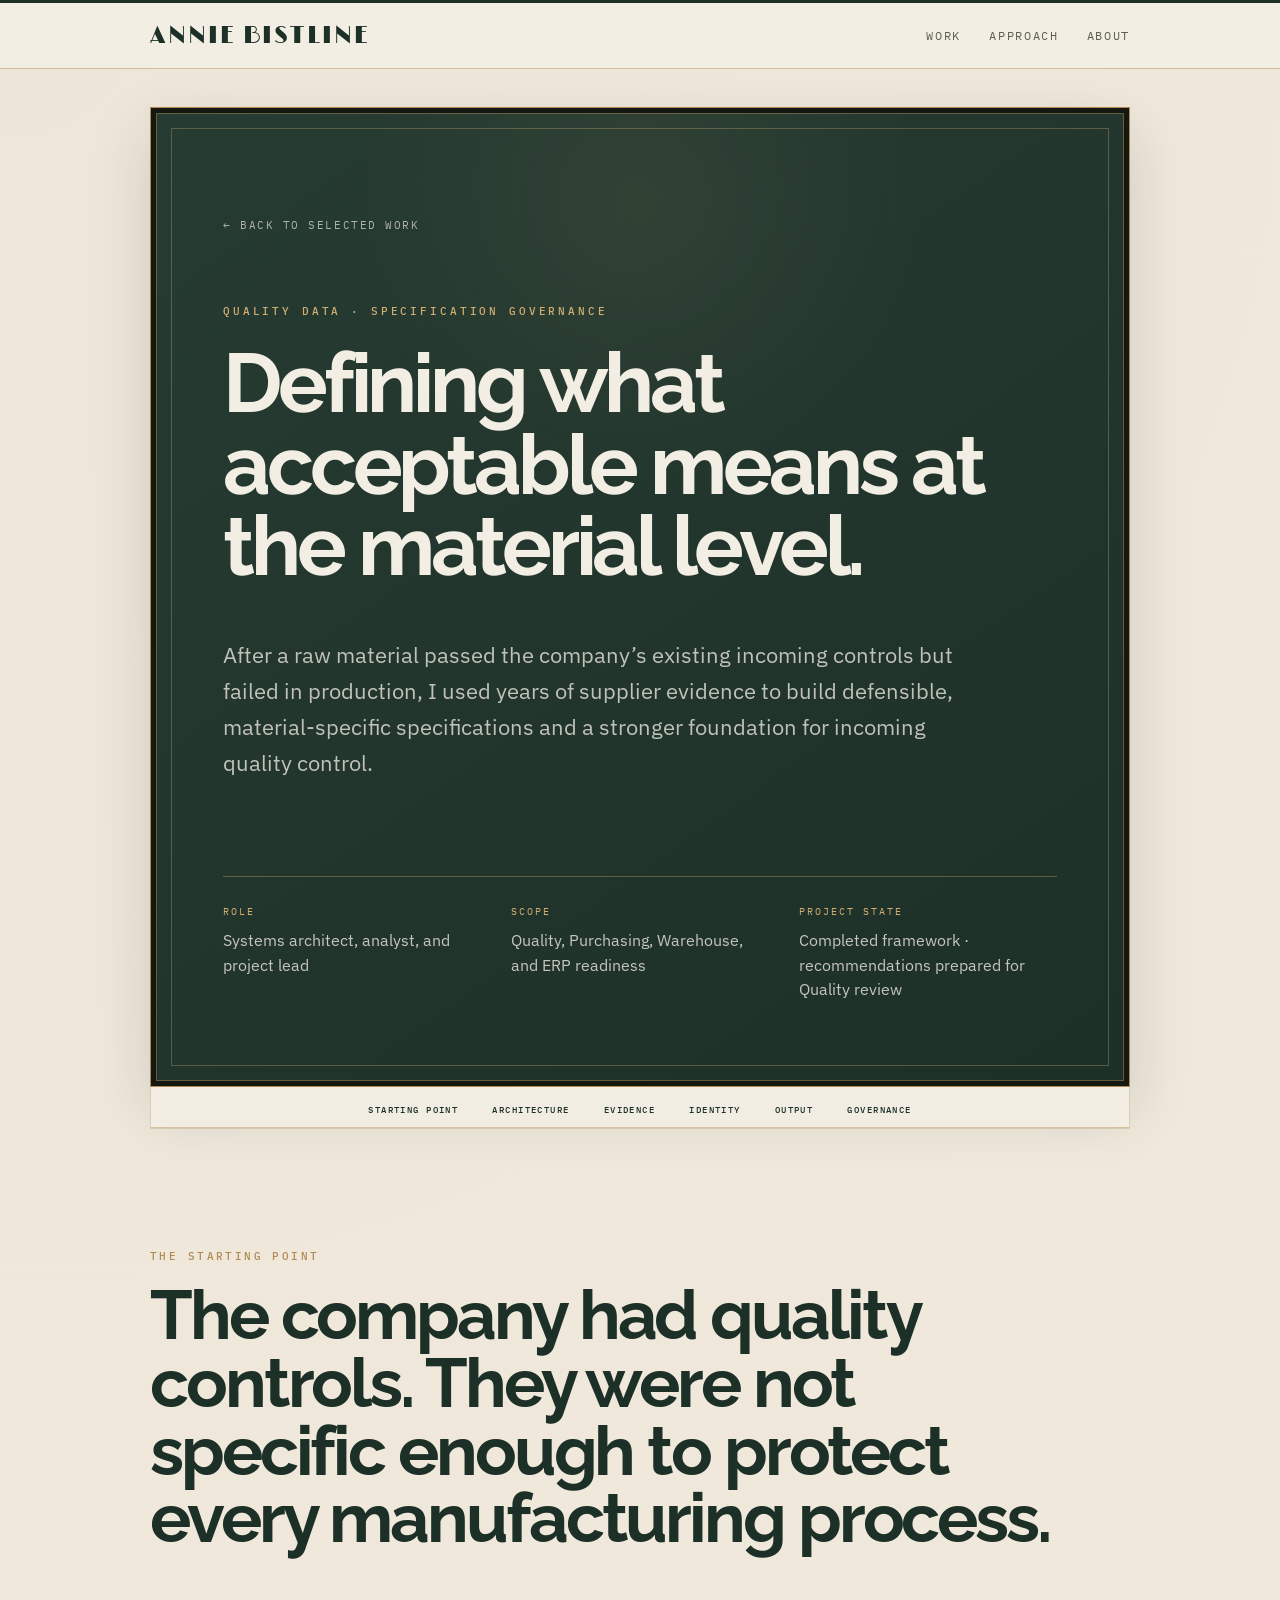
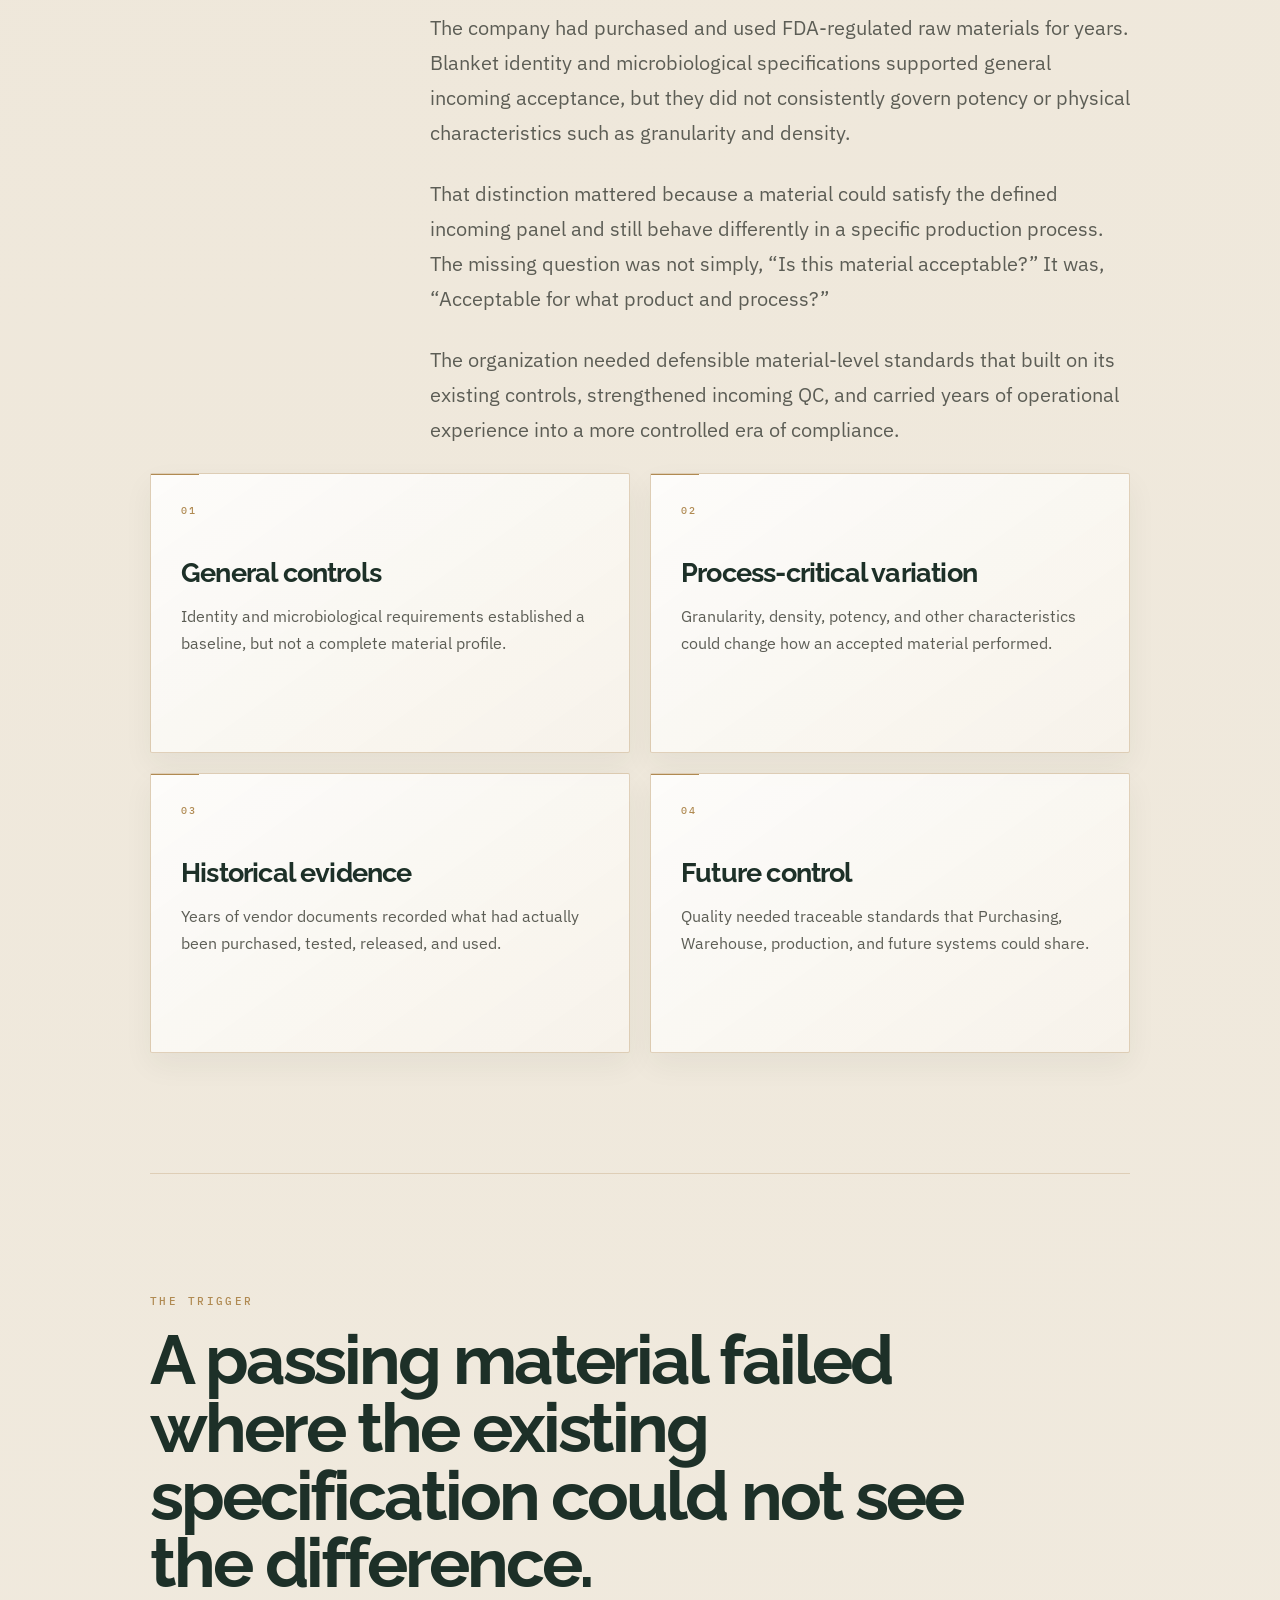
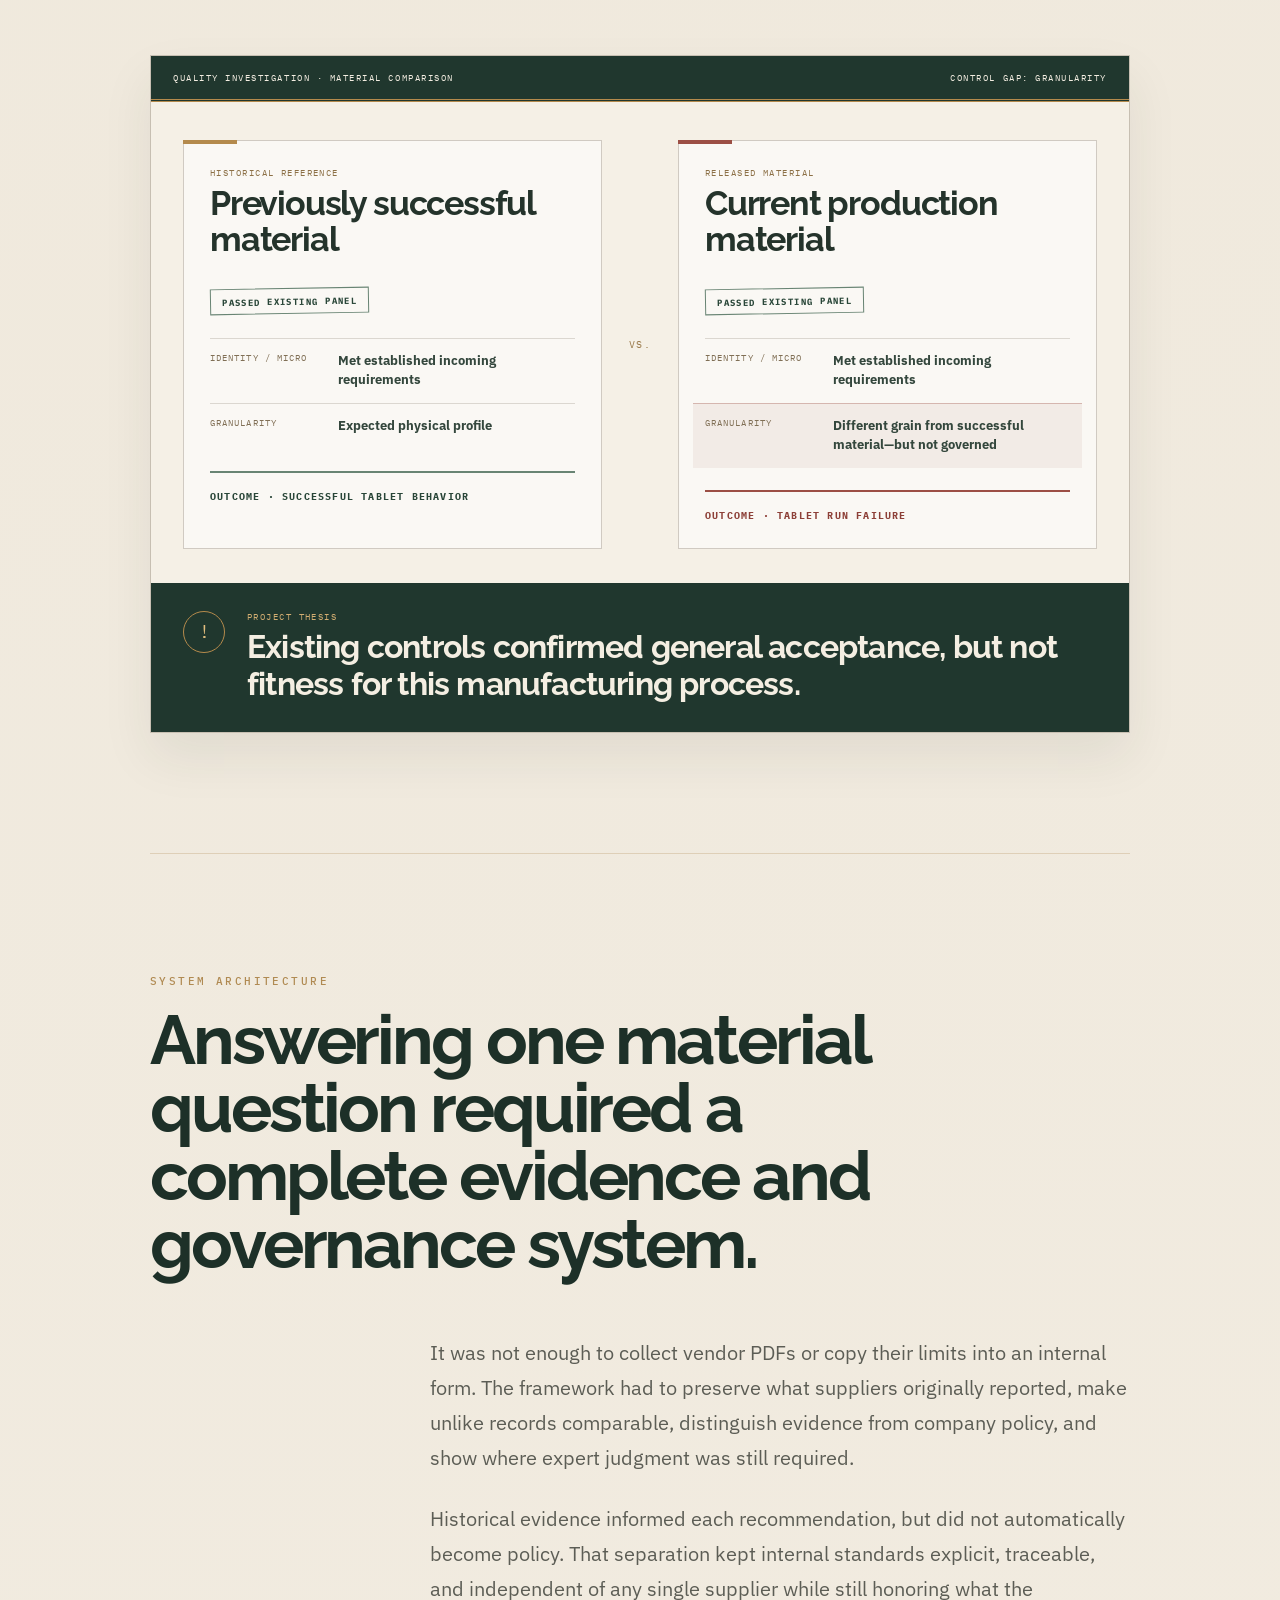
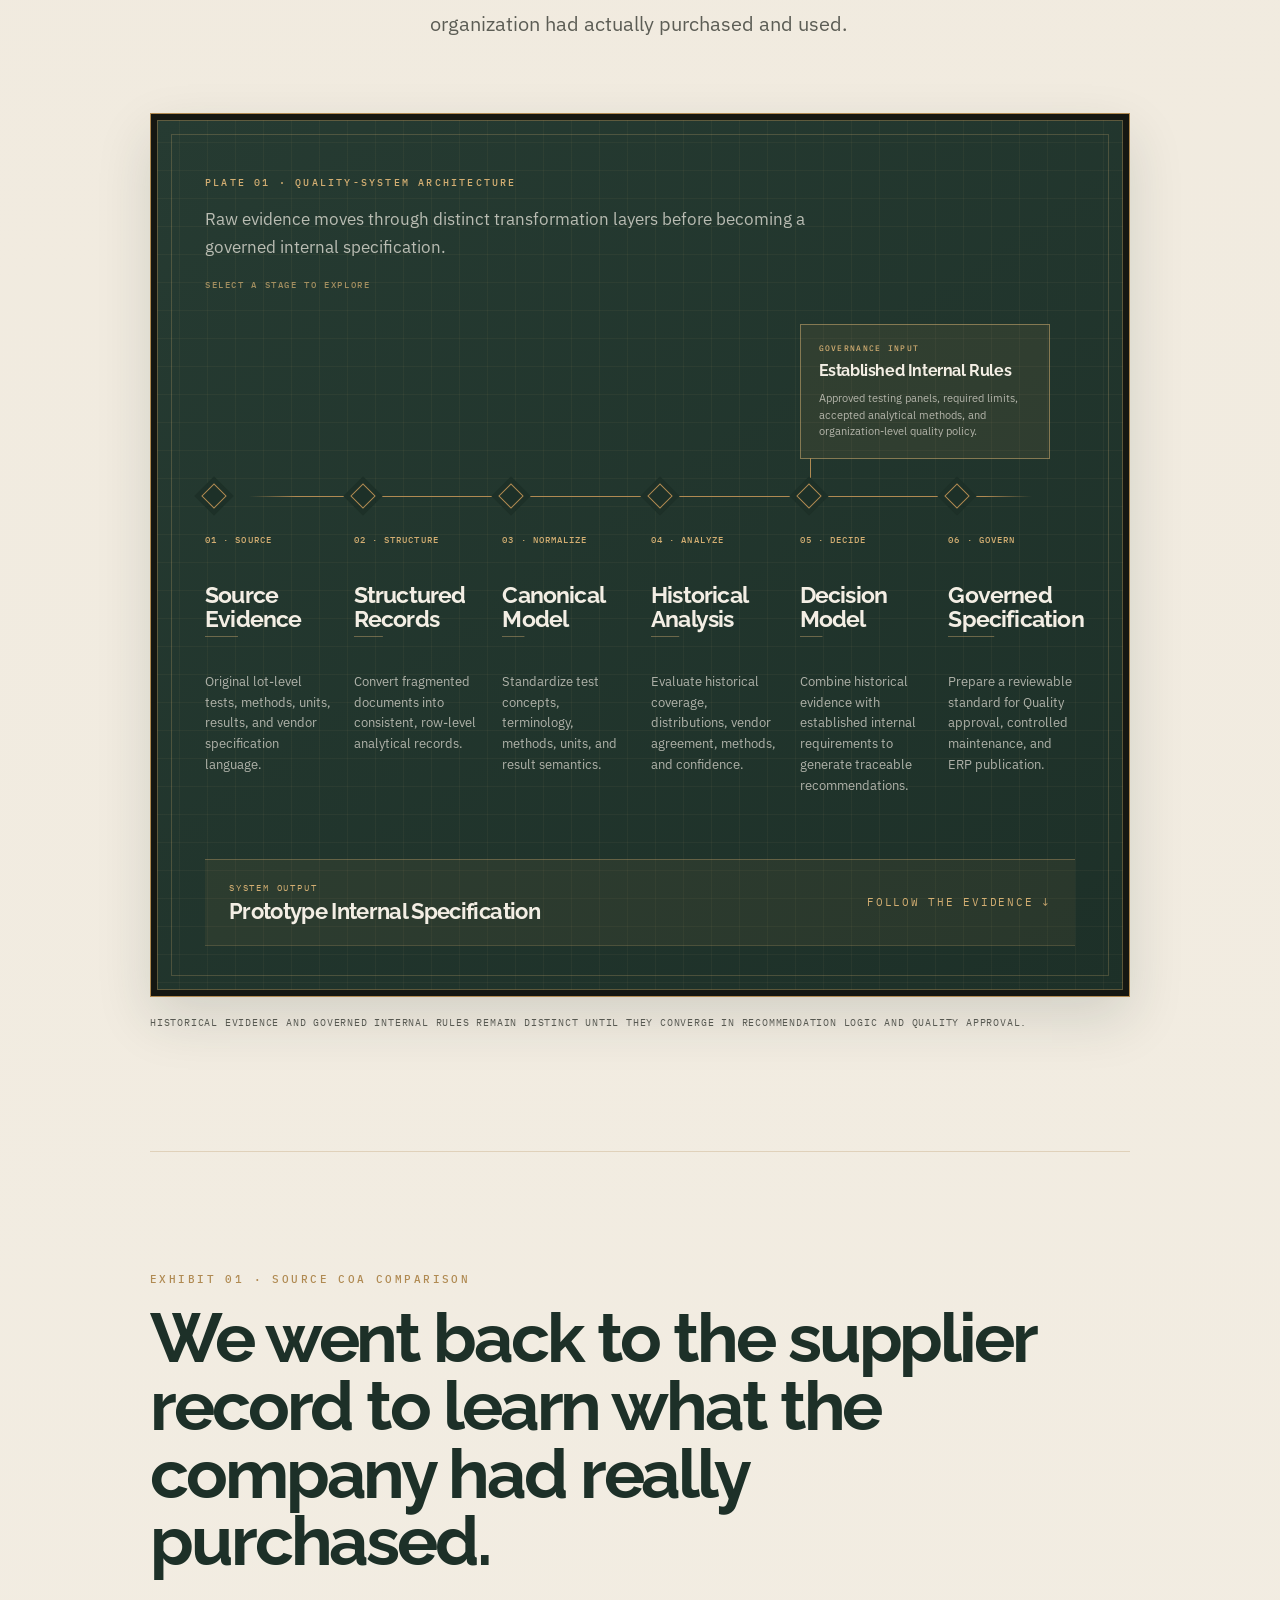
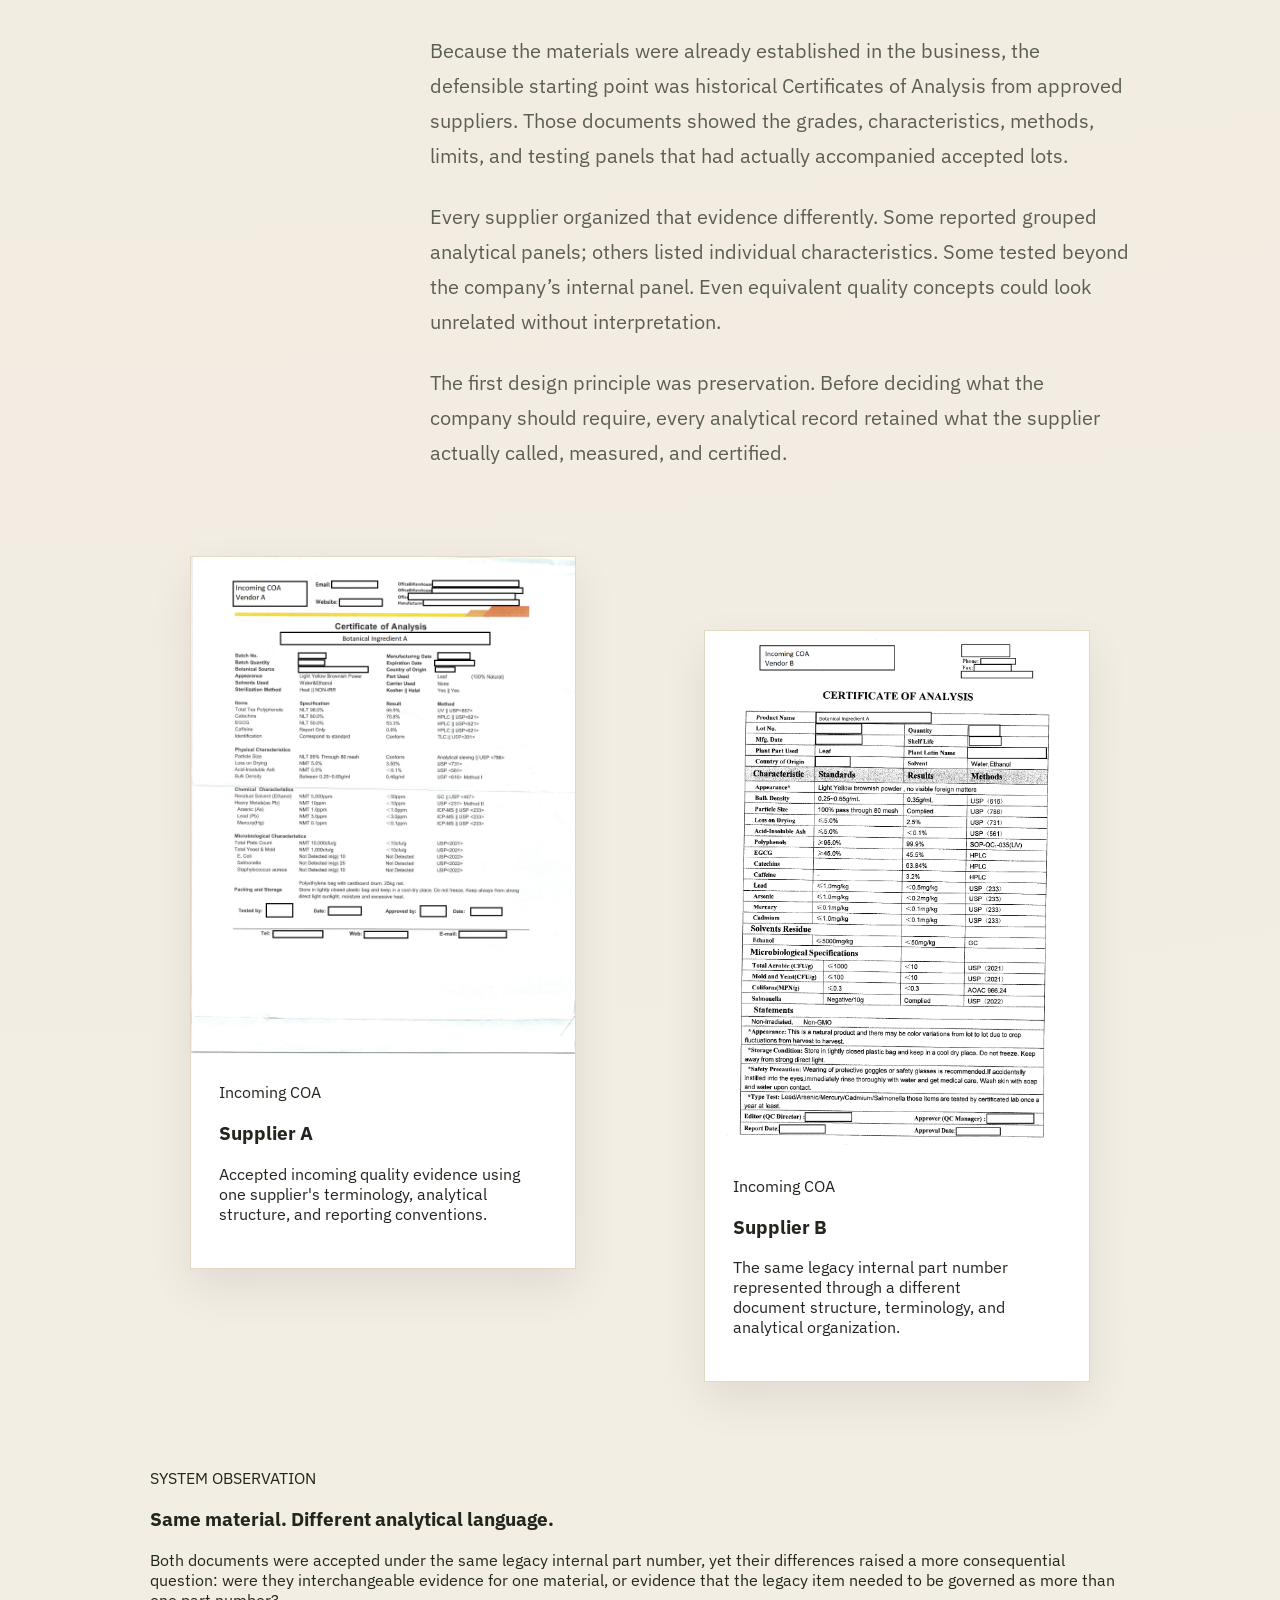
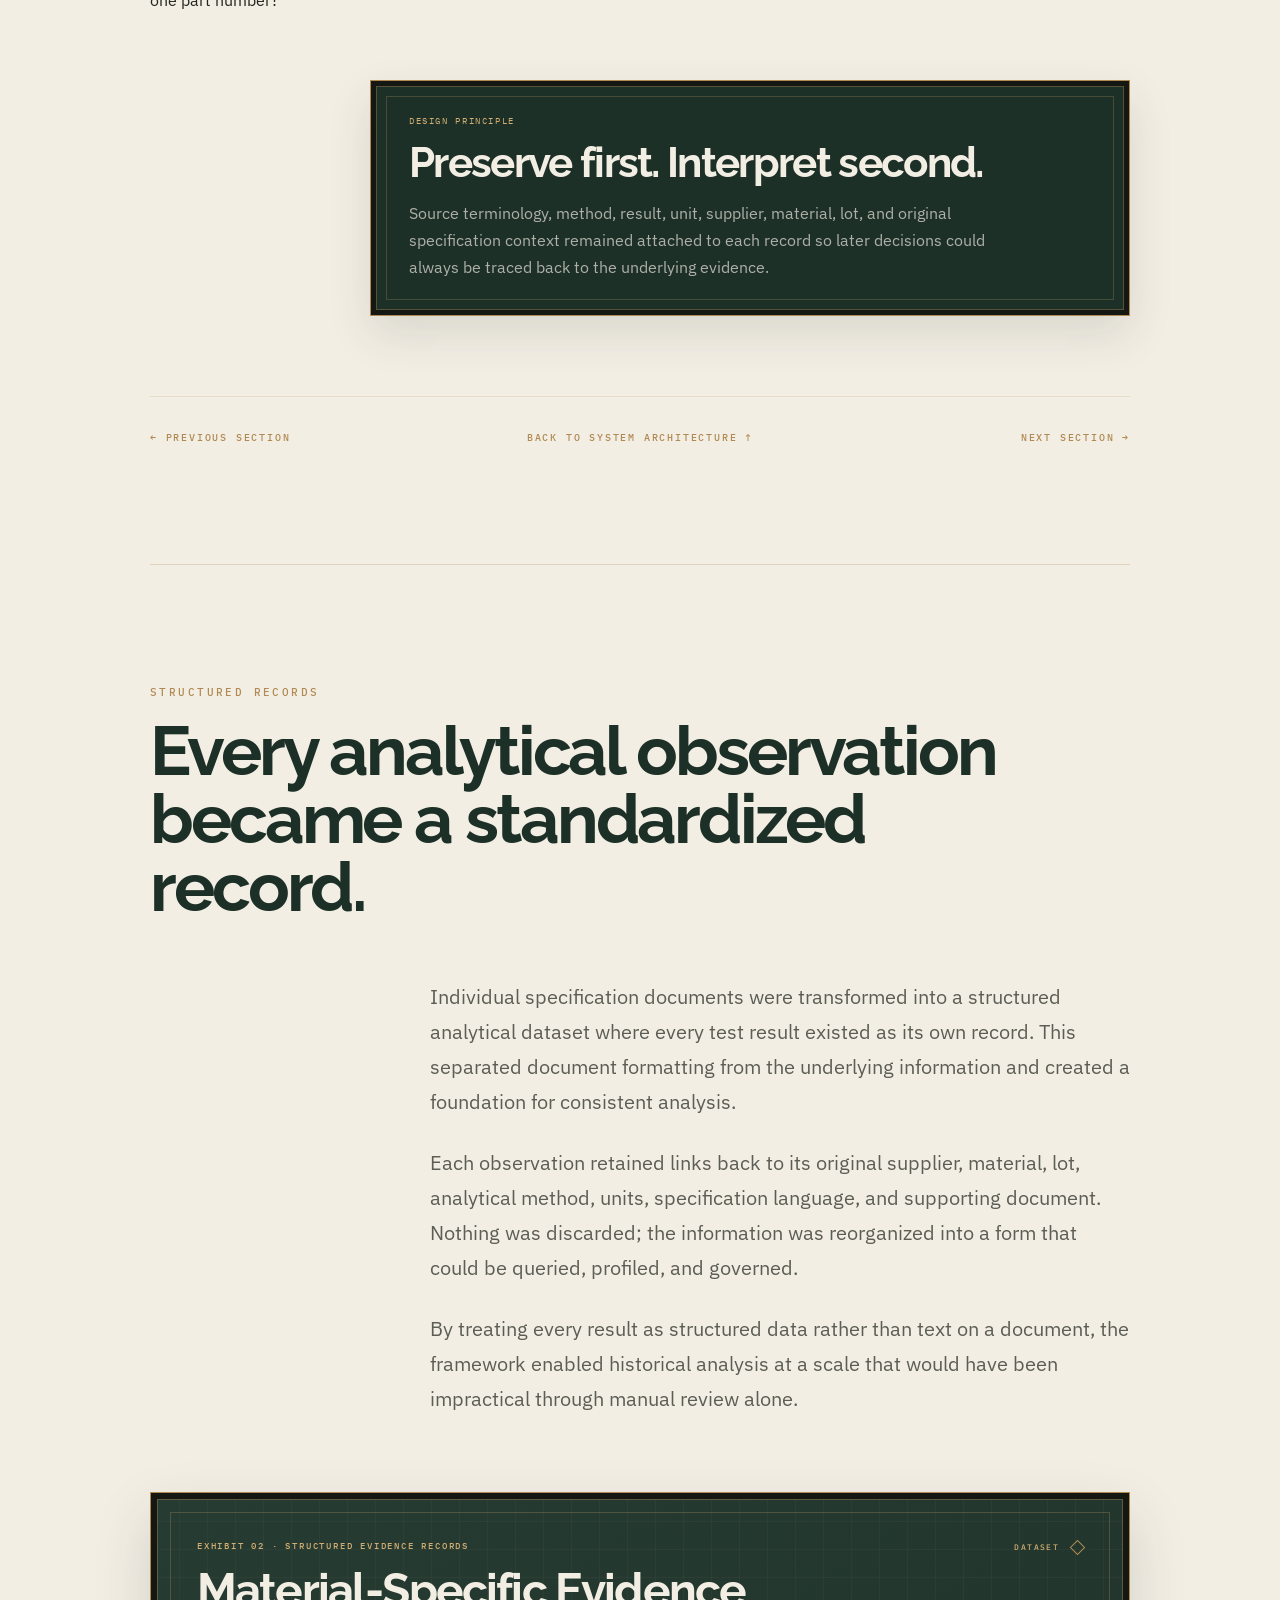
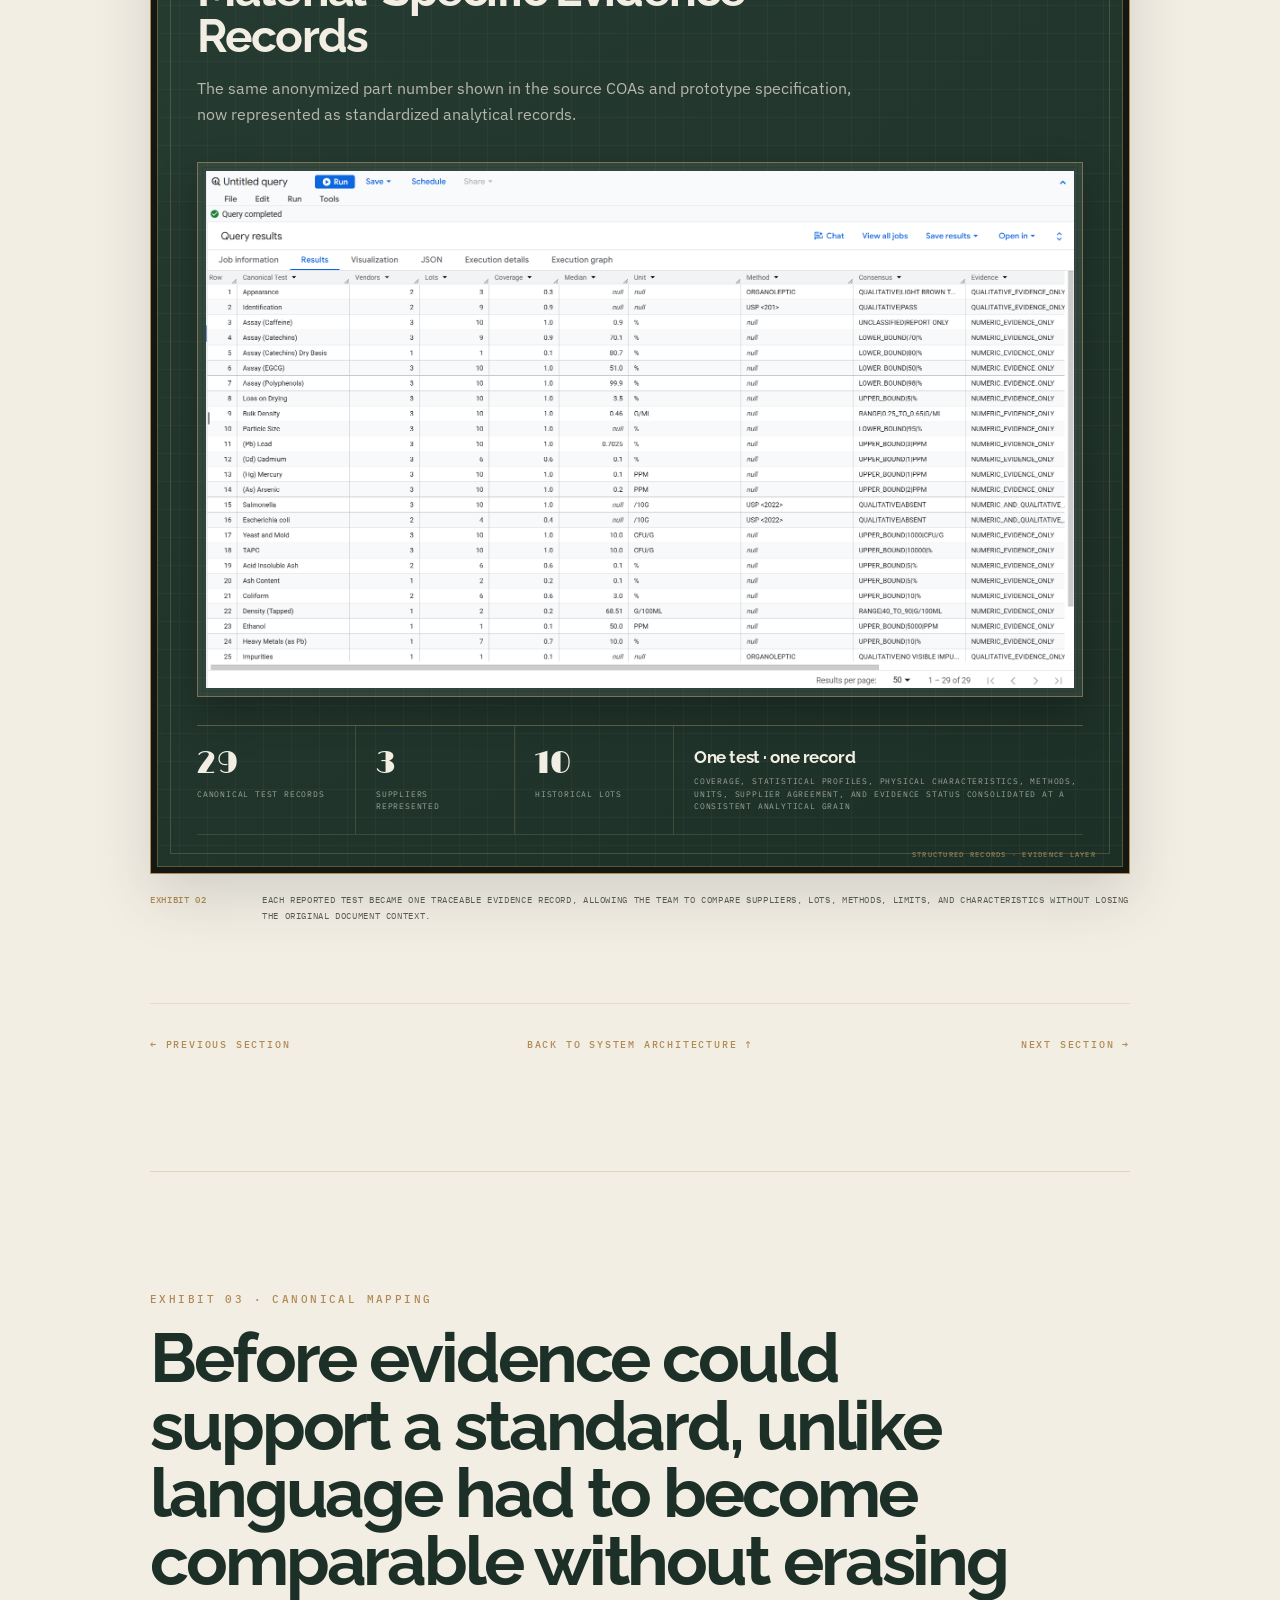
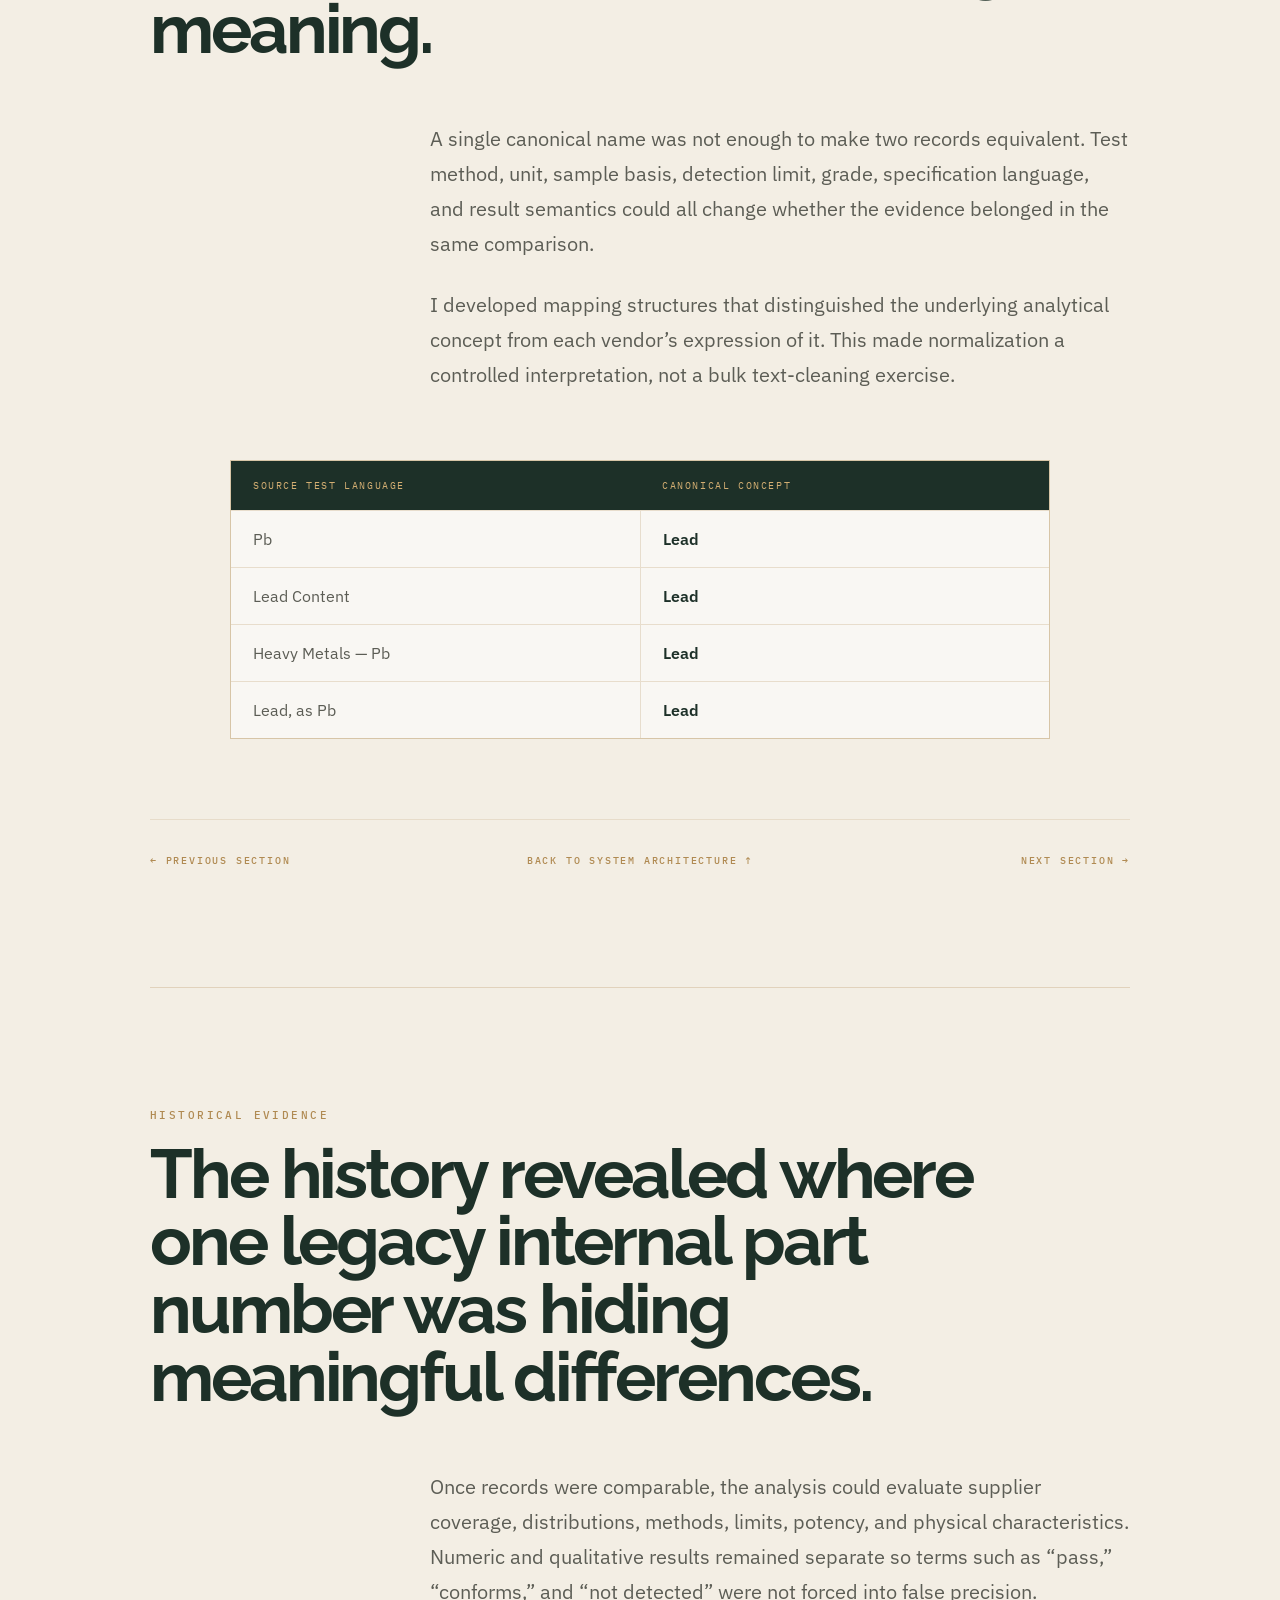
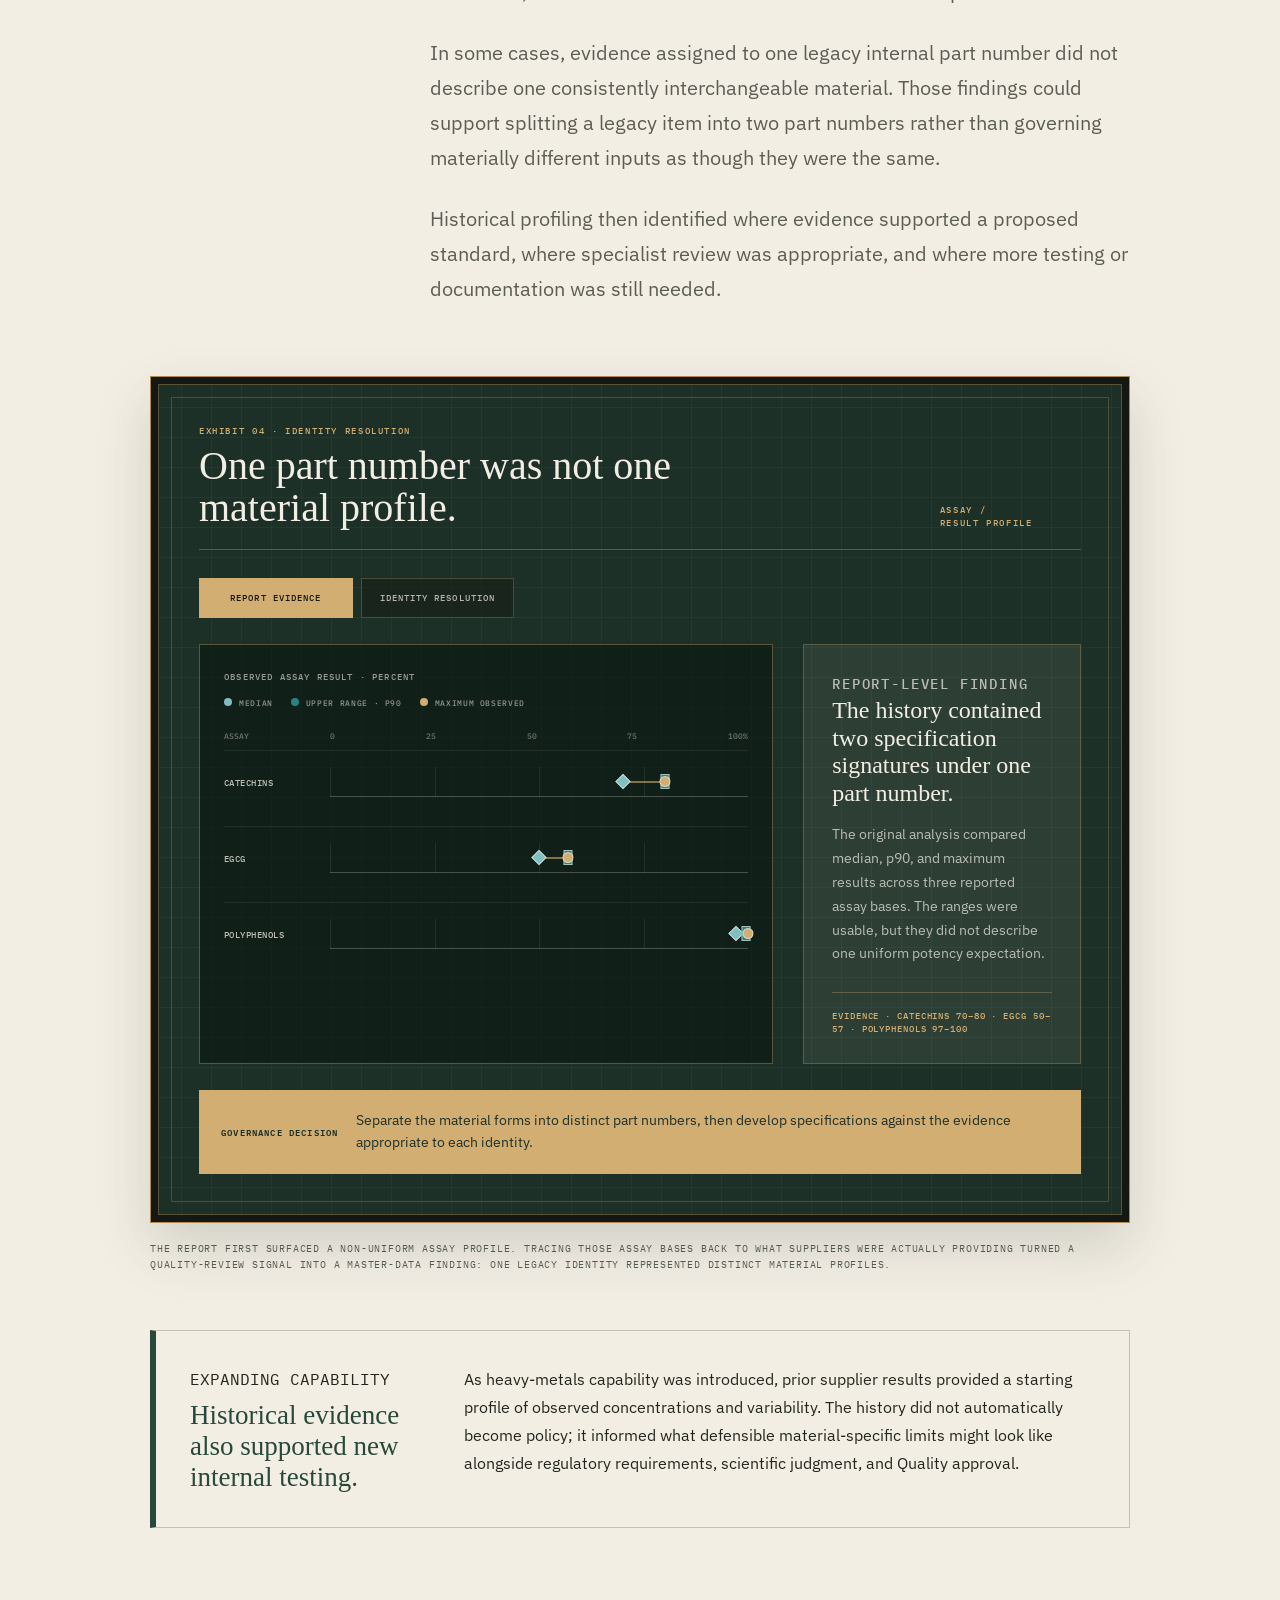
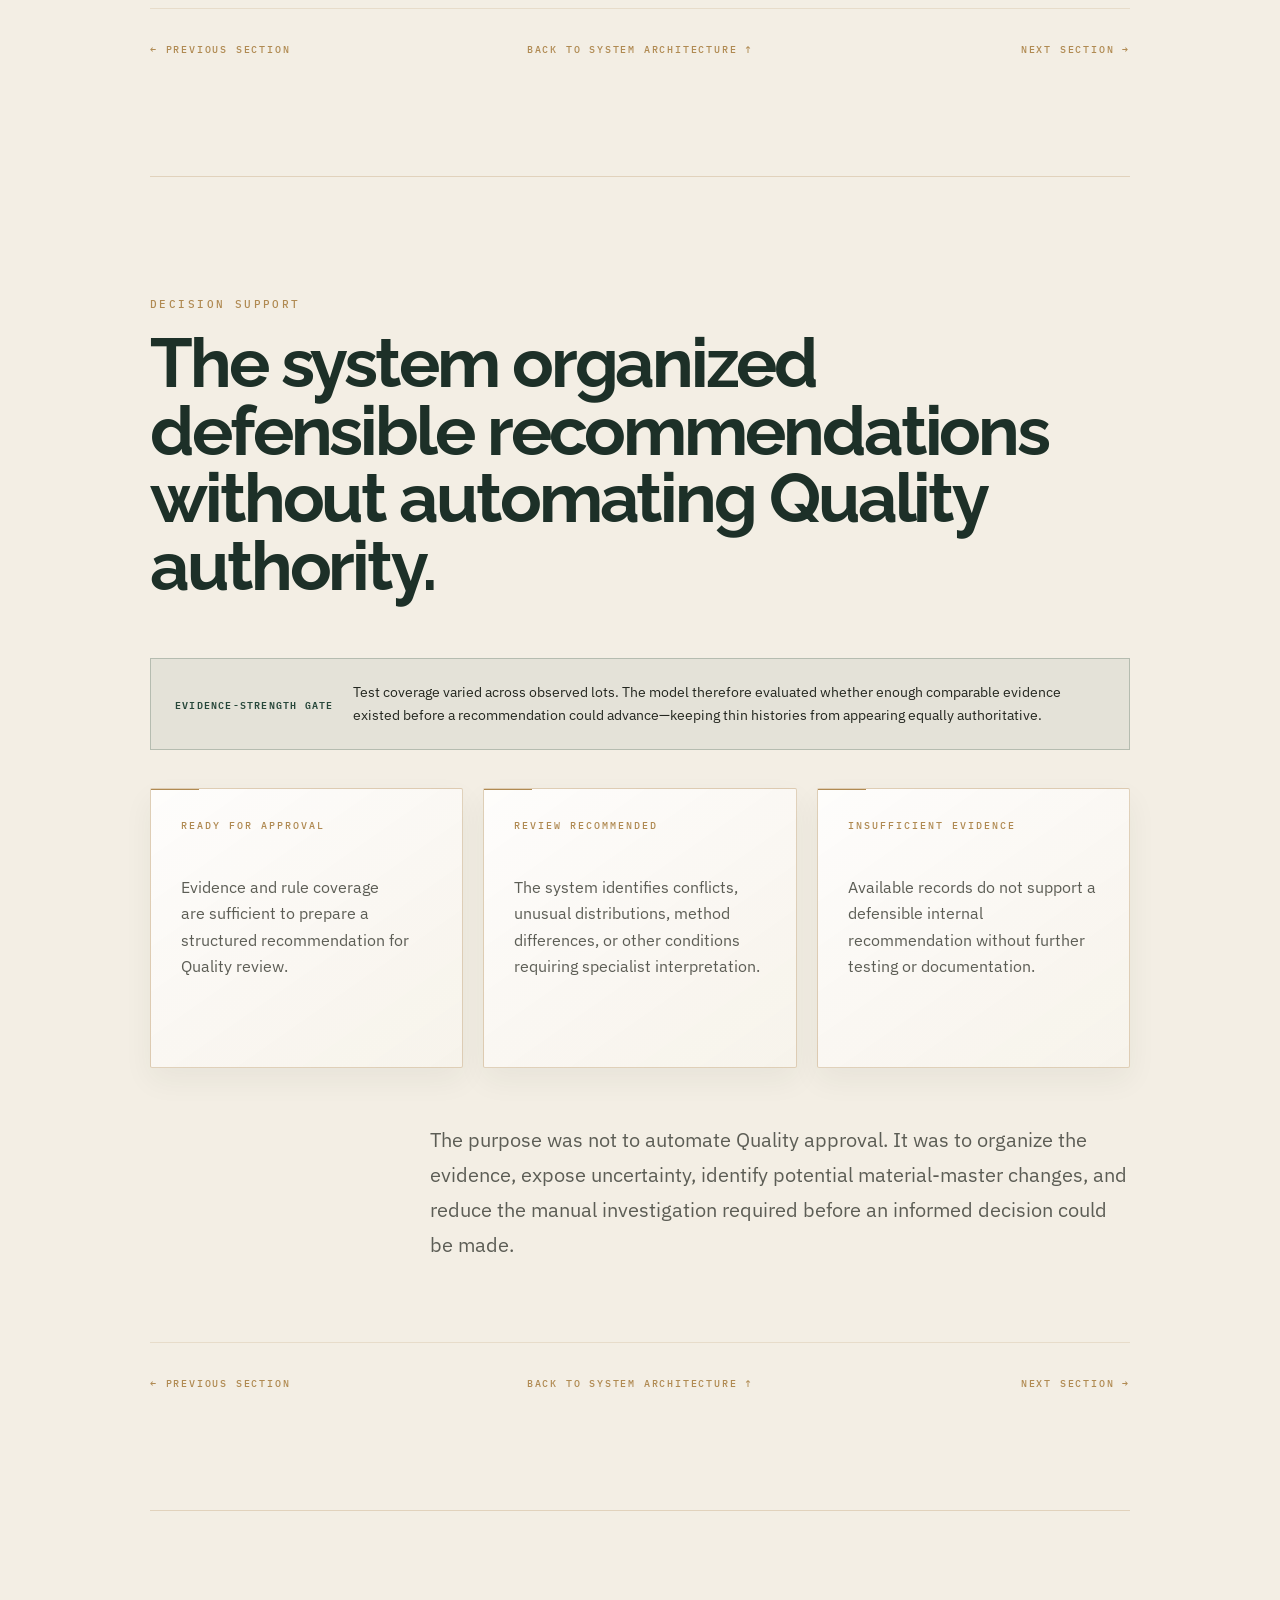
<file: quality-data.html>
<!DOCTYPE html>
<html lang="en">

<head>
    <meta charset="UTF-8">

    <meta
        name="viewport"
        content="width=device-width, initial-scale=1.0"
    >

    <meta
        name="description"
        content="A case study of an internal quality-data and raw-material specification system designed by Annie Bistline."
    >

    <title>
        Quality Data & Specification System | Annie Bistline
    </title>

    <link rel="icon" href="favicon.svg" type="image/svg+xml">
    <link rel="icon" href="favicon.ico" sizes="any">
    <link rel="apple-touch-icon" href="apple-touch-icon.png">
    <meta name="theme-color" content="#1d3028">
    <link rel="stylesheet" href="style.css">
    <link rel="stylesheet" href="mobile.css">

    <!--
        Quality Data v4: the governance plate is intentionally scoped here.
        Keeping this small component stylesheet with the versioned page prevents
        an older shared stylesheet from reducing the diagram to unstyled markup.
    -->
    <style>
        .quality-case .governance-plate {
            margin: 72px 0 0;
        }

        .quality-case .governance-plate-inner {
            position: relative;
            overflow: hidden;
            padding: 62px 58px 68px;
            color: #f3eee4;
            background:
                linear-gradient(rgba(211, 174, 114, .05) 1px, transparent 1px),
                linear-gradient(90deg, rgba(211, 174, 114, .05) 1px, transparent 1px),
                #1d3028;
            background-size: 36px 36px;
            border: 1px solid #b08a52;
            box-shadow:
                inset 0 0 0 7px #151712,
                inset 0 0 0 8px rgba(176, 138, 82, .38),
                0 28px 56px rgba(29, 48, 40, .16);
        }

        .quality-case .governance-plate-inner::before,
        .quality-case .governance-plate-inner::after {
            content: "";
            position: absolute;
            pointer-events: none;
        }

        .quality-case .governance-plate-inner::before {
            inset: 20px;
            border: 1px solid rgba(211, 174, 114, .25);
        }

        .quality-case .governance-plate-inner::after {
            top: 30px;
            right: 30px;
            width: 42px;
            height: 42px;
            border-top: 1px solid rgba(211, 174, 114, .42);
            border-right: 1px solid rgba(211, 174, 114, .42);
        }

        .quality-case .governance-plate-heading,
        .quality-case .governance-cycle {
            position: relative;
            z-index: 1;
        }

        .quality-case .governance-plate-heading {
            display: grid;
            grid-template-columns: 1fr auto;
            gap: 12px 28px;
            align-items: end;
            margin-bottom: 48px;
            padding-bottom: 22px;
            border-bottom: 1px solid rgba(211, 174, 114, .34);
        }

        .quality-case .governance-plate-heading .pipeline-kicker {
            grid-column: 1;
            margin: 0;
            color: #d3ae72;
        }

        .quality-case .governance-plate-heading h3 {
            grid-column: 1;
            margin: 0;
            color: #f3eee4;
            font-family: var(--statement-font);
            font-size: clamp(32px, 4.5vw, 52px);
            line-height: 1;
            letter-spacing: -.045em;
        }

        .quality-case .governance-plate-heading > p:last-child {
            grid-column: 1;
            max-width: 640px;
            margin: 0;
            color: rgba(243, 238, 228, .66);
            font-size: 14px;
            line-height: 1.65;
        }

        .quality-case .governance-plate-code {
            grid-column: 2;
            grid-row: 1 / 4;
            align-self: center;
            margin: 0;
            color: rgba(211, 174, 114, .62);
            font-family: var(--technical-font);
            font-size: 8px;
            line-height: 1.7;
            letter-spacing: .16em;
            text-align: right;
            text-transform: uppercase;
        }

        .quality-case .governance-cycle {
            display: grid;
            grid-template-columns: minmax(0, 1fr) 46px minmax(0, 1fr) 46px minmax(0, 1fr);
            grid-template-rows: auto 72px auto;
            align-items: stretch;
        }

        .quality-case .governance-cycle-step {
            position: relative;
            min-height: 174px;
            padding: 24px 22px 22px;
            background: rgba(9, 22, 18, .7);
            border: 1px solid rgba(211, 174, 114, .42);
            box-shadow: inset 0 0 0 3px rgba(211, 174, 114, .035);
        }

        .quality-case .governance-cycle-step::before {
            content: "";
            position: absolute;
            top: -1px;
            left: -1px;
            width: 28px;
            border-top: 3px solid #d3ae72;
        }

        .quality-case .governance-cycle-number {
            margin: 0 0 22px;
            color: #d3ae72;
            font-family: var(--technical-font);
            font-size: 9px;
            letter-spacing: .2em;
        }

        .quality-case .governance-cycle-step h4 {
            margin: 0 0 11px;
            color: #f3eee4;
            font-family: var(--statement-font);
            font-size: 23px;
            line-height: 1.05;
            letter-spacing: -.025em;
        }

        .quality-case .governance-cycle-step > p:last-child {
            margin: 0;
            color: rgba(243, 238, 228, .58);
            font-size: 12px;
            line-height: 1.55;
        }

        .quality-case .cycle-step-1 { grid-column: 1; grid-row: 1; }
        .quality-case .cycle-step-2 { grid-column: 3; grid-row: 1; }
        .quality-case .cycle-step-3 { grid-column: 5; grid-row: 1; }
        .quality-case .cycle-step-4 { grid-column: 5; grid-row: 3; }
        .quality-case .cycle-step-5 { grid-column: 3; grid-row: 3; }
        .quality-case .cycle-step-6 { grid-column: 1; grid-row: 3; }

        .quality-case .governance-cycle-arrow {
            display: grid;
            place-items: center;
            color: #d3ae72;
            font-family: var(--technical-font);
            font-size: 20px;
            opacity: .9;
        }

        .quality-case .cycle-arrow-1 { grid-column: 2; grid-row: 1; }
        .quality-case .cycle-arrow-2 { grid-column: 4; grid-row: 1; }
        .quality-case .cycle-arrow-3 { grid-column: 5; grid-row: 2; }
        .quality-case .cycle-arrow-4 { grid-column: 4; grid-row: 3; }
        .quality-case .cycle-arrow-5 { grid-column: 2; grid-row: 3; }
        .quality-case .cycle-arrow-6 { grid-column: 1; grid-row: 2; }

        .quality-case .governance-cycle-core {
            grid-column: 2 / 5;
            grid-row: 2;
            align-self: center;
            justify-self: center;
            display: grid;
            grid-template-columns: auto auto;
            gap: 3px 10px;
            align-items: center;
            padding: 10px 18px;
            color: rgba(243, 238, 228, .46);
            background: #1d3028;
            border: 1px solid rgba(211, 174, 114, .22);
            font-family: var(--technical-font);
            font-size: 7px;
            letter-spacing: .16em;
            text-transform: uppercase;
        }

        .quality-case .governance-cycle-core strong {
            color: #d3ae72;
            font-weight: 500;
        }

        .quality-case .governance-cycle-core small {
            grid-column: 1 / -1;
            font-size: 7px;
            letter-spacing: .12em;
            text-align: center;
        }

        @media (max-width: 850px) {
            .quality-case .governance-plate-inner { padding: 52px 40px 56px; }
            .quality-case .governance-plate-heading { grid-template-columns: 1fr; }
            .quality-case .governance-plate-code { display: none; }
            .quality-case .governance-cycle { grid-template-columns: 1fr; grid-template-rows: none; }
            .quality-case .governance-cycle-step,
            .quality-case .cycle-step-1,
            .quality-case .cycle-step-2,
            .quality-case .cycle-step-3,
            .quality-case .cycle-step-4,
            .quality-case .cycle-step-5,
            .quality-case .cycle-step-6 {
                grid-column: 1;
                grid-row: auto;
                min-height: 0;
            }
            .quality-case .governance-cycle-arrow,
            .quality-case .cycle-arrow-1,
            .quality-case .cycle-arrow-2,
            .quality-case .cycle-arrow-3,
            .quality-case .cycle-arrow-4,
            .quality-case .cycle-arrow-5,
            .quality-case .cycle-arrow-6 {
                grid-column: 1;
                grid-row: auto;
                height: 32px;
                transform: rotate(90deg);
            }
            .quality-case .cycle-arrow-6 { display: none; }
            .quality-case .governance-cycle-core { display: none; }
        }

        @media (max-width: 560px) {
            .quality-case .governance-plate { margin-top: 52px; }
            .quality-case .governance-plate-inner { padding: 46px 27px 40px; }
            .quality-case .governance-plate-inner::before { inset: 12px; }
            .quality-case .governance-plate-inner::after { top: 20px; right: 20px; }
            .quality-case .governance-plate-heading { margin-bottom: 34px; }
            .quality-case .governance-cycle-step { padding: 22px 20px; }
        }
        /* Historical profiling plate: self-contained so v5 works with the
           project's standard shared stylesheet when renamed locally. */
        .quality-case .history-profile-plate {
            max-width: 1040px;
            margin: 70px auto 0;
        }

        .quality-case .history-profile-shell {
            position: relative;
            overflow: hidden;
            padding: 48px;
            color: #f3eee4;
            background:
                linear-gradient(rgba(211,174,114,.05) 1px, transparent 1px),
                linear-gradient(90deg, rgba(211,174,114,.05) 1px, transparent 1px),
                #1d3028;
            background-size: 30px 30px;
            border: 1px solid #b08a52;
            box-shadow: inset 0 0 0 7px #151712,
                        inset 0 0 0 8px rgba(176,138,82,.38),
                        0 24px 52px rgba(29,48,40,.16);
        }

        .quality-case .history-profile-shell::before {
            content: "";
            position: absolute;
            inset: 20px;
            border: 1px solid rgba(211,174,114,.25);
            pointer-events: none;
        }

        .quality-case .history-profile-header,
        .quality-case .history-profile-tabs,
        .quality-case .history-profile-panel {
            position: relative;
            z-index: 1;
        }

        .quality-case .history-profile-header {
            display: flex;
            justify-content: space-between;
            gap: 24px;
            align-items: end;
            padding-bottom: 20px;
            border-bottom: 1px solid rgba(211,174,114,.34);
        }

        .quality-case .history-profile-header p { margin: 0; }
        .quality-case .history-profile-kicker,
        .quality-case .history-profile-revision {
            color: #d3ae72;
            font-family: "IBM Plex Mono", monospace;
            font-size: 9px;
            letter-spacing: .18em;
            text-transform: uppercase;
        }

        .quality-case .history-profile-title {
            margin-top: 8px !important;
            color: #f3eee4;
            font-family: Georgia, serif;
            font-size: clamp(26px, 4vw, 40px);
            line-height: 1.05;
        }

        .quality-case .history-profile-tabs {
            display: grid;
            grid-template-columns: repeat(3, 1fr);
            gap: 10px;
            margin: 28px 0 24px;
        }

        .quality-case .history-profile-tab {
            padding: 13px 12px;
            color: rgba(243,238,228,.72);
            background: rgba(21,23,18,.48);
            border: 1px solid rgba(211,174,114,.28);
            font: 500 9px/1.35 "IBM Plex Mono", monospace;
            letter-spacing: .12em;
            text-transform: uppercase;
            cursor: pointer;
        }

        .quality-case .history-profile-tab:hover,
        .quality-case .history-profile-tab:focus-visible,
        .quality-case .history-profile-tab[aria-selected="true"] {
            color: #151712;
            background: #d3ae72;
            border-color: #d3ae72;
            outline: none;
        }

        .quality-case .history-profile-panel[hidden] { display: none; }
        .quality-case .history-profile-panel {
            grid-template-columns: minmax(0, 1.65fr) minmax(220px, .75fr);
            gap: 30px;
            align-items: center;
        }

        .quality-case .history-profile-panel.is-active { display: grid; }

        .quality-case .history-profile-image {
            position: relative;
            padding: 8px;
            background: rgba(243,238,228,.08);
            border: 1px solid rgba(211,174,114,.44);
            box-shadow: 0 18px 38px rgba(0,0,0,.25);
        }

        .quality-case .history-profile-image img {
            display: block;
            width: 100%;
            height: auto;
            background: #fff;
        }

        .quality-case .history-profile-note h3 {
            margin: 0 0 12px;
            color: #d3ae72;
            font: 500 11px/1.4 "IBM Plex Mono", monospace;
            letter-spacing: .13em;
            text-transform: uppercase;
        }

        .quality-case .history-profile-note p {
            margin: 0;
            color: rgba(243,238,228,.72);
            font-size: 14px;
            line-height: 1.7;
        }

        @media (max-width: 760px) {
            .quality-case .history-profile-shell { padding: 40px 28px; }
            .quality-case .history-profile-header { align-items: start; }
            .quality-case .history-profile-tabs { grid-template-columns: 1fr; }
            .quality-case .history-profile-panel.is-active { grid-template-columns: 1fr; }
        }

        /* v8 · assay evidence / identity resolution */
        .quality-case .identity-plate {
            max-width: 1040px;
            margin: 70px auto 0;
        }
        .quality-case .identity-shell {
            position: relative;
            overflow: hidden;
            padding: 48px;
            color: #f3eee4;
            background:
                linear-gradient(rgba(211,174,114,.05) 1px, transparent 1px),
                linear-gradient(90deg, rgba(211,174,114,.05) 1px, transparent 1px),
                #1d3028;
            background-size: 30px 30px;
            border: 1px solid #b08a52;
            box-shadow: inset 0 0 0 7px #151712,
                        inset 0 0 0 8px rgba(176,138,82,.38),
                        0 24px 52px rgba(29,48,40,.16);
        }
        .quality-case .identity-shell::before {
            content: "";
            position: absolute;
            inset: 20px;
            border: 1px solid rgba(211,174,114,.25);
            pointer-events: none;
        }
        .quality-case .identity-header,
        .quality-case .identity-controls,
        .quality-case .identity-stage,
        .quality-case .identity-decision { position: relative; z-index: 1; }
        .quality-case .identity-header {
            display: flex;
            justify-content: space-between;
            align-items: end;
            gap: 24px;
            padding-bottom: 20px;
            border-bottom: 1px solid rgba(211,174,114,.34);
        }
        .quality-case .identity-header p { margin: 0; }
        .quality-case .identity-kicker,
        .quality-case .identity-revision {
            color: #d3ae72;
            font: 500 9px/1.4 "IBM Plex Mono", monospace;
            letter-spacing: .18em;
            text-transform: uppercase;
        }
        .quality-case .identity-title {
            margin-top: 8px !important;
            color: #f3eee4;
            font-family: Georgia, serif;
            font-size: clamp(26px, 4vw, 40px);
            line-height: 1.05;
        }
        .quality-case .identity-controls {
            display: inline-grid;
            grid-template-columns: repeat(2, minmax(150px, 1fr));
            gap: 8px;
            margin: 28px 0 26px;
        }
        .quality-case .identity-toggle {
            padding: 13px 18px;
            color: rgba(243,238,228,.72);
            background: rgba(21,23,18,.48);
            border: 1px solid rgba(211,174,114,.28);
            font: 500 9px/1.35 "IBM Plex Mono", monospace;
            letter-spacing: .12em;
            text-transform: uppercase;
            cursor: pointer;
        }
        .quality-case .identity-toggle:hover,
        .quality-case .identity-toggle:focus-visible,
        .quality-case .identity-toggle[aria-pressed="true"] {
            color: #151712;
            background: #d3ae72;
            border-color: #d3ae72;
            outline: none;
        }
        .quality-case .identity-stage {
            display: grid;
            grid-template-columns: minmax(0, 1.55fr) minmax(240px, .75fr);
            gap: 30px;
            align-items: stretch;
        }
        .quality-case .assay-chart {
            min-height: 355px;
            padding: 26px 24px 24px;
            background: rgba(10,19,15,.58);
            border: 1px solid rgba(211,174,114,.38);
        }
        .quality-case .assay-axis-title {
            margin: 0 0 26px;
            color: rgba(243,238,228,.6);
            font: 500 9px/1.4 "IBM Plex Mono", monospace;
            letter-spacing: .13em;
            text-transform: uppercase;
        }
        .quality-case .assay-legend {
            display: flex;
            flex-wrap: wrap;
            gap: 10px 18px;
            margin: -12px 0 24px;
            color: rgba(243,238,228,.58);
            font: 500 8px/1.3 "IBM Plex Mono", monospace;
            letter-spacing: .08em;
            text-transform: uppercase;
        }
        .quality-case .assay-legend span::before {
            content: "";
            display: inline-block;
            width: 8px;
            height: 8px;
            margin-right: 7px;
            border-radius: 50%;
            background: var(--key);
        }
        .quality-case .assay-scale {
            display: grid;
            grid-template-columns: 92px 1fr;
            gap: 14px;
            margin-bottom: 8px;
            color: rgba(243,238,228,.42);
            font: 500 8px/1.2 "IBM Plex Mono", monospace;
        }
        .quality-case .assay-scale-values { display: flex; justify-content: space-between; }
        .quality-case .assay-groups { display: grid; gap: 12px; }
        .quality-case .assay-group {
            position: relative;
            display: grid;
            grid-template-columns: 92px 1fr;
            gap: 14px;
            align-items: center;
            min-height: 64px;
            padding: 10px 0;
            border-top: 1px solid rgba(243,238,228,.08);
        }
        .quality-case .assay-group-label {
            color: rgba(243,238,228,.76);
            font: 500 9px/1.25 "IBM Plex Mono", monospace;
            letter-spacing: .05em;
            text-transform: uppercase;
        }
        .quality-case .assay-track {
            position: relative;
            height: 30px;
            background: repeating-linear-gradient(90deg, rgba(243,238,228,.08) 0 1px, transparent 1px 25%);
            border-bottom: 1px solid rgba(243,238,228,.24);
        }
        .quality-case .assay-range-line {
            position: absolute;
            top: 14px;
            left: calc(var(--median) * 1%);
            width: calc(var(--span) * 1%);
            height: 2px;
            background: rgba(211,174,114,.58);
        }
        .quality-case .assay-point {
            position: absolute;
            top: 9px;
            left: calc(var(--value) * 1%);
            width: 11px;
            height: 11px;
            transform: translateX(-50%) rotate(45deg);
            background: var(--point-color);
            border: 1px solid rgba(243,238,228,.62);
        }
        .quality-case .assay-point.maximum { border-radius: 50%; transform: translateX(-50%); }
        .quality-case .assay-point.p90 { width: 9px; height: 15px; top: 7px; transform: translateX(-50%); }
        .quality-case .assay-group::before {
            content: attr(data-profile);
            position: absolute;
            top: 2px;
            left: 106px;
            color: transparent;
            font: 500 8px/1.2 "IBM Plex Mono", monospace;
            letter-spacing: .1em;
            text-transform: uppercase;
            transition: color .2s ease;
        }
        .quality-case .assay-chart.is-separated .assay-group { padding-top: 25px; }
        .quality-case .assay-chart.is-separated .assay-group::before { color: #d3ae72; }
        .quality-case .assay-chart.is-separated .assay-group[data-profile="SIGNATURE B · POLYPHENOL + EGCG"]:nth-child(2) {
            margin-top: 12px;
            border-top-color: rgba(211,174,114,.48);
        }
        .quality-case .identity-reading {
            display: flex;
            flex-direction: column;
            justify-content: space-between;
            padding: 28px;
            background: rgba(243,238,228,.07);
            border: 1px solid rgba(211,174,114,.28);
        }
        .quality-case .identity-reading-label {
            margin: 0 0 14px;
            color: #d3ae72;
            font: 500 9px/1.4 "IBM Plex Mono", monospace;
            letter-spacing: .13em;
            text-transform: uppercase;
        }
        .quality-case .identity-reading h3 {
            margin: 0 0 16px;
            color: #f3eee4;
            font: 400 24px/1.15 Georgia, serif;
        }
        .quality-case .identity-reading p {
            margin: 0;
            color: rgba(243,238,228,.72);
            font-size: 14px;
            line-height: 1.7;
        }
        .quality-case .identity-reading-status {
            margin-top: 26px !important;
            padding-top: 16px;
            color: #d3ae72 !important;
            border-top: 1px solid rgba(211,174,114,.3);
            font: 500 9px/1.45 "IBM Plex Mono", monospace !important;
            letter-spacing: .1em;
            text-transform: uppercase;
        }
        .quality-case .identity-decision {
            display: grid;
            grid-template-columns: auto 1fr;
            gap: 18px;
            align-items: center;
            margin-top: 26px;
            padding: 20px 22px;
            color: #1d3028;
            background: #d3ae72;
        }
        .quality-case .identity-decision strong {
            font: 600 9px/1.4 "IBM Plex Mono", monospace;
            letter-spacing: .13em;
            text-transform: uppercase;
        }
        .quality-case .identity-decision span { font-size: 14px; line-height: 1.55; }
        .quality-case .capability-callout {
            display: grid;
            grid-template-columns: minmax(180px,.55fr) minmax(0,1.45fr);
            gap: 34px;
            max-width: 1040px;
            margin: 56px auto 0;
            padding: 34px;
            background: #f3eee4;
            border: 1px solid rgba(79,66,45,.26);
            border-left: 6px solid #28483b;
        }
        .quality-case .capability-callout h3 { margin: 7px 0 0; color: #28483b; font: 400 27px/1.15 Georgia,serif; }
        .quality-case .capability-callout p { margin: 0; line-height: 1.75; }
        .quality-case .evidence-gate {
            display: grid;
            grid-template-columns: auto 1fr;
            gap: 20px;
            align-items: center;
            margin: 34px 0 38px;
            padding: 22px 24px;
            background: rgba(40,72,59,.07);
            border: 1px solid rgba(40,72,59,.25);
        }
        .quality-case .evidence-gate strong { color: #28483b; font: 600 10px/1.4 "IBM Plex Mono",monospace; letter-spacing:.12em; text-transform:uppercase; }
        .quality-case .evidence-gate p { margin: 0; font-size: 14px; line-height: 1.65; }
        @media (max-width: 760px) {
            .quality-case .identity-shell { padding: 40px 28px; }
            .quality-case .identity-header { align-items: start; }
            .quality-case .identity-stage,
            .quality-case .capability-callout { grid-template-columns: 1fr; }
            .quality-case .identity-controls { display: grid; grid-template-columns: 1fr; }
            .quality-case .assay-scale,
            .quality-case .assay-group { grid-template-columns: 74px 1fr; gap: 10px; }
            .quality-case .assay-group::before { left: 84px; }
            .quality-case .identity-decision,
            .quality-case .evidence-gate { grid-template-columns: 1fr; }
        }

        /* v6 · incident reconstruction */
        .quality-case .incident-reconstruction {
            margin-top: 44px;
            border: 1px solid rgba(79, 66, 45, .28);
            background: #f5f0e6;
            box-shadow: 0 24px 48px rgba(38, 45, 36, .08);
        }

        .quality-case .incident-header {
            display: flex;
            justify-content: space-between;
            gap: 24px;
            padding: 16px 22px;
            color: #f4eee2;
            background: #20372e;
            border-bottom: 3px double #b48a4c;
            font-family: var(--technical-font);
            font-size: 9px;
            letter-spacing: .17em;
            text-transform: uppercase;
        }

        .quality-case .incident-comparison {
            display: grid;
            grid-template-columns: 1fr 76px 1fr;
            padding: 38px 32px 34px;
        }

        .quality-case .material-record {
            position: relative;
            padding: 26px;
            background: rgba(255,255,255,.58);
            border: 1px solid rgba(79, 66, 45, .25);
        }

        .quality-case .material-record::before {
            content: "";
            position: absolute;
            top: -1px;
            left: -1px;
            width: 54px;
            border-top: 4px solid #b48a4c;
        }

        .quality-case .material-record--failed::before { border-color: #9c4f45; }

        .quality-case .material-record-kicker {
            margin: 0 0 8px;
            color: #8c7046;
            font-family: var(--technical-font);
            font-size: 9px;
            letter-spacing: .16em;
            text-transform: uppercase;
        }

        .quality-case .material-record h3 {
            margin: 0 0 22px;
            color: #24332b;
            font-family: var(--statement-font);
            font-size: clamp(25px, 3vw, 34px);
            line-height: 1.05;
            letter-spacing: -.035em;
        }

        .quality-case .record-status {
            display: inline-block;
            margin-bottom: 24px;
            padding: 7px 11px 6px;
            color: #294638;
            border: 1px solid #688473;
            font-family: var(--technical-font);
            font-size: 9px;
            font-weight: 700;
            letter-spacing: .16em;
            text-transform: uppercase;
            transform: rotate(-1deg);
        }

        .quality-case .record-field {
            display: grid;
            grid-template-columns: 112px 1fr;
            gap: 16px;
            padding: 13px 0;
            border-top: 1px solid rgba(79, 66, 45, .18);
        }

        .quality-case .record-field span {
            color: #806f55;
            font-family: var(--technical-font);
            font-size: 9px;
            letter-spacing: .12em;
            text-transform: uppercase;
        }

        .quality-case .record-field strong {
            color: #34473d;
            font-size: 13px;
            line-height: 1.45;
        }

        .quality-case .record-field--difference {
            margin-inline: -12px;
            padding-inline: 12px;
            background: rgba(156, 79, 69, .08);
            border-top-color: rgba(156, 79, 69, .34);
        }

        .quality-case .material-outcome {
            margin: 22px 0 0;
            padding-top: 17px;
            border-top: 2px solid #688473;
            color: #294638;
            font-family: var(--technical-font);
            font-size: 10px;
            font-weight: 700;
            letter-spacing: .12em;
            text-transform: uppercase;
        }

        .quality-case .material-record--failed .material-outcome {
            color: #8d4038;
            border-color: #9c4f45;
        }

        .quality-case .incident-versus {
            display: grid;
            place-items: center;
            color: #9a7a4b;
            font-family: var(--technical-font);
            font-size: 10px;
            letter-spacing: .14em;
            text-transform: uppercase;
        }

        .quality-case .incident-conclusion {
            display: grid;
            grid-template-columns: auto 1fr;
            gap: 22px;
            align-items: start;
            padding: 28px 32px 30px;
            color: #f4eee2;
            background: #20372e;
        }

        .quality-case .incident-conclusion-mark {
            width: 42px;
            height: 42px;
            display: grid;
            place-items: center;
            color: #e1bd7e;
            border: 1px solid #b48a4c;
            border-radius: 50%;
            font-family: var(--technical-font);
            font-size: 18px;
        }

        .quality-case .incident-conclusion p { margin: 0; }
        .quality-case .incident-conclusion-label {
            color: #d3ae72;
            font-family: var(--technical-font);
            font-size: 9px;
            letter-spacing: .16em;
            text-transform: uppercase;
        }

        .quality-case .incident-conclusion strong {
            display: block;
            max-width: 820px;
            margin-top: 7px;
            font-family: var(--statement-font);
            font-size: clamp(22px, 3vw, 32px);
            line-height: 1.15;
            letter-spacing: -.025em;
        }

        /* v6 · operating-model transformation */
        .quality-case .operating-model {
            margin-top: 46px;
            color: #f4eee2;
            background:
                linear-gradient(rgba(211,174,114,.045) 1px, transparent 1px),
                linear-gradient(90deg, rgba(211,174,114,.045) 1px, transparent 1px),
                #1d3028;
            background-size: 32px 32px;
            border: 1px solid #b08a52;
            box-shadow: inset 0 0 0 7px #151712, inset 0 0 0 8px rgba(176,138,82,.34);
            padding: 44px 42px 40px;
        }

        .quality-case .operating-model-head,
        .quality-case .transformation-row {
            display: grid;
            grid-template-columns: minmax(0, 1fr) 42px minmax(0, 1fr) 42px minmax(0, 1fr);
            gap: 12px;
            align-items: center;
        }

        .quality-case .operating-model-head {
            padding-bottom: 16px;
            border-bottom: 1px solid rgba(211,174,114,.34);
        }

        .quality-case .operating-model-head p {
            margin: 0;
            color: #d3ae72;
            font-family: var(--technical-font);
            font-size: 9px;
            letter-spacing: .16em;
            text-transform: uppercase;
        }

        .quality-case .operating-model-head p:nth-child(2) { grid-column: 3; }
        .quality-case .operating-model-head p:nth-child(3) { grid-column: 5; }

        .quality-case .transformation-row {
            padding: 21px 0;
            border-bottom: 1px solid rgba(211,174,114,.18);
        }

        .quality-case .transformation-row:last-of-type { border-bottom: 0; }

        .quality-case .transformation-state {
            min-height: 74px;
            padding: 15px 16px;
            background: rgba(7, 18, 15, .56);
            border: 1px solid rgba(211,174,114,.24);
        }

        .quality-case .transformation-state strong {
            display: block;
            margin-bottom: 5px;
            color: #f5efe3;
            font-family: var(--statement-font);
            font-size: 18px;
            line-height: 1.15;
        }

        .quality-case .transformation-state span {
            color: rgba(244,238,226,.58);
            font-size: 12px;
            line-height: 1.5;
        }

        .quality-case .transformation-state--action {
            border-color: rgba(211,174,114,.62);
            background: rgba(176,138,82,.12);
        }

        .quality-case .transformation-state--controlled strong { color: #e1bd7e; }

        .quality-case .transformation-arrow {
            color: #d3ae72;
            font-family: var(--technical-font);
            font-size: 18px;
            text-align: center;
        }

        .quality-case .operating-model-evidence {
            display: flex;
            gap: 12px;
            flex-wrap: wrap;
            margin-top: 26px;
            padding-top: 24px;
            border-top: 1px solid rgba(211,174,114,.34);
        }

        .quality-case .operating-model-evidence span {
            padding: 8px 11px;
            color: rgba(244,238,226,.74);
            border: 1px solid rgba(211,174,114,.34);
            font-family: var(--technical-font);
            font-size: 9px;
            letter-spacing: .12em;
            text-transform: uppercase;
        }

        @media (max-width: 820px) {
            .quality-case .incident-comparison { grid-template-columns: 1fr; gap: 18px; }
            .quality-case .incident-versus { min-height: 28px; }
            .quality-case .incident-versus::before { content: "↓"; margin-right: 8px; }
            .quality-case .operating-model-head { display: none; }
            .quality-case .transformation-row { grid-template-columns: 1fr; gap: 10px; }
            .quality-case .transformation-arrow { transform: rotate(90deg); }
            .quality-case .transformation-state::before {
                display: block;
                margin-bottom: 7px;
                color: #d3ae72;
                font-family: var(--technical-font);
                font-size: 8px;
                letter-spacing: .14em;
                text-transform: uppercase;
            }
            .quality-case .transformation-state--before::before { content: "Historical state"; }
            .quality-case .transformation-state--action::before { content: "System intervention"; }
            .quality-case .transformation-state--controlled::before { content: "Controlled state"; }
        }

        @media (max-width: 560px) {
            .quality-case .incident-header { flex-direction: column; gap: 6px; }
            .quality-case .incident-comparison { padding: 24px 18px; }
            .quality-case .material-record { padding: 22px 18px; }
            .quality-case .record-field { grid-template-columns: 1fr; gap: 4px; }
            .quality-case .incident-conclusion { grid-template-columns: 1fr; padding: 24px 20px; }
            .quality-case .operating-model { padding: 34px 20px 28px; }
        }
    </style>
</head>

<body>

    <!-- ===================================
         Header
    ==================================== -->

    <header class="site-header">

        <nav class="site-nav" aria-label="Main navigation">

            <a href="/" class="site-name">
                Annie Bistline
            </a>

            <div class="nav-links">
                <a href="/#projects">Work</a>
                <a href="/#approach">Approach</a>
                <a href="/#about">About</a>
            </div>

        </nav>

    </header>


    <main class="case-study quality-case">


        <!-- ===================================
             Hero
        ==================================== -->

        <section class="case-hero">

            <a href="/#projects" class="back-link">
                ← Back to selected work
            </a>

            <p class="eyebrow">
                QUALITY DATA · SPECIFICATION GOVERNANCE
            </p>

            <h1>
                Defining what acceptable means at the material level.
            </h1>

            <p class="case-intro">
                After a raw material passed the company’s existing incoming
                controls but failed in production, I used years of supplier
                evidence to build defensible, material-specific specifications
                and a stronger foundation for incoming quality control.
            </p>

            <div class="case-meta">

                <div class="meta-item">
                    <p class="meta-label">ROLE</p>
                    <p>
                        Systems architect, analyst, and project lead
                    </p>
                </div>

                <div class="meta-item">
                    <p class="meta-label">SCOPE</p>
                    <p>
                        Quality, Purchasing, Warehouse, and ERP readiness
                    </p>
                </div>

                <div class="meta-item">
                    <p class="meta-label">PROJECT STATE</p>
                    <p>
                        Completed framework · recommendations prepared for Quality review
                    </p>
                </div>

            </div>

        </section>

        <nav class="case-page-nav case-page-nav--compact" aria-label="Quality Data case study sections">
            <div class="case-page-nav__links">
                <a href="#starting-point">Starting point</a>
                <a href="#system-architecture">Architecture</a>
                <a href="#source-evidence">Evidence</a>
                <a href="#historical-evidence">Identity</a>
                <a href="#design-artifact">Output</a>
                <a href="#governance-lifecycle">Governance</a>
            </div>
        </nav>


        <!-- ===================================
             The Starting Point
        ==================================== -->

        <section class="case-section problem-section" id="starting-point">

            <p class="eyebrow">THE STARTING POINT</p>

            <h2>
                The company had quality controls. They were not specific
                enough to protect every manufacturing process.
            </h2>

            <div class="case-copy">

                <p>
                    The company had purchased and used FDA-regulated raw
                    materials for years. Blanket identity and microbiological
                    specifications supported general incoming acceptance, but
                    they did not consistently govern potency or physical
                    characteristics such as granularity and density.
                </p>

                <p>
                    That distinction mattered because a material could satisfy
                    the defined incoming panel and still behave differently in
                    a specific production process. The missing question was not
                    simply, “Is this material acceptable?” It was, “Acceptable
                    for what product and process?”
                </p>

                <p>
                    The organization needed defensible material-level standards
                    that built on its existing controls, strengthened incoming
                    QC, and carried years of operational experience into a more
                    controlled era of compliance.
                </p>

            </div>

            <div class="challenge-grid">

                <article class="challenge-card">

                    <p class="card-number">01</p>

                    <h3>General controls</h3>

                    <p>
                        Identity and microbiological requirements established a
                        baseline, but not a complete material profile.
                    </p>

                </article>

                <article class="challenge-card">

                    <p class="card-number">02</p>

                    <h3>Process-critical variation</h3>

                    <p>
                        Granularity, density, potency, and other characteristics
                        could change how an accepted material performed.
                    </p>

                </article>

                <article class="challenge-card">

                    <p class="card-number">03</p>

                    <h3>Historical evidence</h3>

                    <p>
                        Years of vendor documents recorded what had actually
                        been purchased, tested, released, and used.
                    </p>

                </article>

                <article class="challenge-card">

                    <p class="card-number">04</p>

                    <h3>Future control</h3>

                    <p>
                        Quality needed traceable standards that Purchasing,
                        Warehouse, production, and future systems could share.
                    </p>

                </article>

            </div>

        </section>


        <!-- ===================================
             The Trigger
        ==================================== -->

        <section class="case-section quality-trigger-section">

            <p class="eyebrow">THE TRIGGER</p>

            <h2>
                A passing material failed where the existing specification
                could not see the difference.
            </h2>

            <div class="incident-reconstruction" aria-label="Tablet failure incident reconstruction">
                <div class="incident-header">
                    <span>Quality Investigation · Material Comparison</span>
                    <span>Control Gap: Granularity</span>
                </div>

                <div class="incident-comparison">
                    <article class="material-record">
                        <p class="material-record-kicker">Historical reference</p>
                        <h3>Previously successful material</h3>
                        <p class="record-status">Passed existing panel</p>
                        <div class="record-field">
                            <span>Identity / micro</span>
                            <strong>Met established incoming requirements</strong>
                        </div>
                        <div class="record-field">
                            <span>Granularity</span>
                            <strong>Expected physical profile</strong>
                        </div>
                        <p class="material-outcome">Outcome · Successful tablet behavior</p>
                    </article>

                    <div class="incident-versus" aria-hidden="true">vs.</div>

                    <article class="material-record material-record--failed">
                        <p class="material-record-kicker">Released material</p>
                        <h3>Current production material</h3>
                        <p class="record-status">Passed existing panel</p>
                        <div class="record-field">
                            <span>Identity / micro</span>
                            <strong>Met established incoming requirements</strong>
                        </div>
                        <div class="record-field record-field--difference">
                            <span>Granularity</span>
                            <strong>Different grain from successful material—but not governed</strong>
                        </div>
                        <p class="material-outcome">Outcome · Tablet run failure</p>
                    </article>
                </div>

                <div class="incident-conclusion">
                    <span class="incident-conclusion-mark" aria-hidden="true">!</span>
                    <div>
                        <p class="incident-conclusion-label">Project thesis</p>
                        <strong>Existing controls confirmed general acceptance, but not fitness for this manufacturing process.</strong>
                    </div>
                </div>
            </div>

        </section>


<!-- ===================================
     System Architecture
==================================== -->

<section
    id="system-architecture"
    class="case-section">

    <p class="eyebrow">SYSTEM ARCHITECTURE</p>

    <h2>
        Answering one material question required a complete evidence and
        governance system.
    </h2>

    <div class="case-copy">

        <p>
            It was not enough to collect vendor PDFs or copy their limits into
            an internal form. The framework had to preserve what suppliers
            originally reported, make unlike records comparable, distinguish
            evidence from company policy, and show where expert judgment was
            still required.
        </p>

        <p>
            Historical evidence informed each recommendation, but did not
            automatically become policy. That separation kept internal standards
            explicit, traceable, and independent of any single supplier while
            still honoring what the organization had actually purchased and used.
        </p>

    </div>

    <figure class="system-pipeline">

        <div class="pipeline-plate">

            <!-- ===================================
                 Architecture Heading
            ==================================== -->

            <div class="pipeline-heading">

                <p class="pipeline-kicker">
                    PLATE 01 · QUALITY-SYSTEM ARCHITECTURE
                </p>

                <p class="pipeline-description">
                    Raw evidence moves through distinct transformation layers
                    before becoming a governed internal specification.
                </p>
                <p class="pipeline-instruction">
                    Select a stage to explore
                </p>

            </div>

            <!-- ===================================
                 Governed Input
            ==================================== -->

            <aside class="pipeline-governed-input">

                <div class="pipeline-rule-input">

                    <p class="rule-input-label">
                        GOVERNANCE INPUT
                    </p>

                    <p class="rule-input-title">
                        Established Internal Rules
                    </p>

                    <p>
                        Approved testing panels,
                        required limits,
                        accepted analytical methods,
                        and organization-level quality policy.
                    </p>

                </div>

            </aside>

            <!-- ===================================
                 Pipeline
            ==================================== -->

            <div class="pipeline-flow">

                <!-- Stage 01 -->

                <article class="pipeline-stage">

                    <a
                        href="#source-evidence"
                        class="pipeline-node-link"
                        data-tooltip="View evidence"
                        aria-label="View the source evidence section">

                        <span class="pipeline-node"></span>

                    </a>

                    <p class="pipeline-step">
                        01 · SOURCE
                    </p>

                    <h3>
                        <a href="#source-evidence"
                           class="pipeline-stage-title">
                            Source Evidence
                        </a>
                    </h3>

                    <p>
                        Original lot-level tests, methods,
                        units, results, and vendor
                        specification language.
                    </p>

                </article>

                <!-- Stage 02 -->

                <article class="pipeline-stage">

                    <a
                        href="#structured-records"
                        class="pipeline-node-link"
                        data-tooltip="View records"
                        aria-label="View the structured records section">

                        <span class="pipeline-node"></span>

                    </a>

                    <p class="pipeline-step">
                        02 · STRUCTURE
                    </p>

                    <h3>
                        <a href="#structured-records"
                           class="pipeline-stage-title">
                            Structured Records
                        </a>
                    </h3>

                    <p>
                        Convert fragmented documents into
                        consistent, row-level analytical
                        records.
                    </p>

                </article>

                <!-- Stage 03 -->

                <article class="pipeline-stage">

                    <a
                        href="#canonical-mapping"
                        class="pipeline-node-link"
                        data-tooltip="View mapping"
                        aria-label="View the canonical mapping section">

                        <span class="pipeline-node"></span>

                    </a>

                    <p class="pipeline-step">
                        03 · NORMALIZE
                    </p>

                    <h3>
                        <a href="#canonical-mapping"
                           class="pipeline-stage-title">
                            Canonical Model
                        </a>
                    </h3>

                    <p>
                        Standardize test concepts,
                        terminology, methods,
                        units, and result semantics.
                    </p>

                </article>

                <!-- Stage 04 -->

                <article class="pipeline-stage">

                    <a
                        href="#historical-evidence"
                        class="pipeline-node-link"
                        data-tooltip="View analysis"
                        aria-label="View the historical evidence section">

                        <span class="pipeline-node"></span>

                    </a>

                    <p class="pipeline-step">
                        04 · ANALYZE
                    </p>

                    <h3>
                        <a href="#historical-evidence"
                           class="pipeline-stage-title">
                            Historical Analysis
                        </a>
                    </h3>

                    <p>
                        Evaluate historical coverage,
                        distributions, vendor agreement,
                        methods, and confidence.
                    </p>

                </article>

                <!-- Stage 05 -->

                <article class="pipeline-stage">

                    <a
                        href="#decision-support"
                        class="pipeline-node-link"
                        data-tooltip="View decisions"
                        aria-label="View the decision support section">

                        <span class="pipeline-node"></span>

                    </a>

                    <p class="pipeline-step">
                        05 · DECIDE
                    </p>

                    <h3>
                        <a href="#decision-support"
                           class="pipeline-stage-title">
                            Decision Model
                        </a>
                    </h3>

                    <p>
                        Combine historical evidence with
                        established internal requirements
                        to generate traceable
                        recommendations.
                    </p>

                </article>

                <!-- Stage 06 -->

                <article class="pipeline-stage">

                    <a
                        href="#governance-lifecycle"
                        class="pipeline-node-link"
                        data-tooltip="View governance"
                        aria-label="View the governance lifecycle section">

                        <span class="pipeline-node"></span>

                    </a>

                    <p class="pipeline-step">
                        06 · GOVERN
                    </p>

                    <h3>
                        <a href="#governance-lifecycle"
                           class="pipeline-stage-title">
                            Governed Specification
                        </a>
                    </h3>

                    <p>
                        Prepare a reviewable standard
                        for Quality approval,
                        controlled maintenance,
                        and ERP publication.
                    </p>

                </article>

            </div>

            <!-- ===================================
                 Output
            ==================================== -->

            <div class="pipeline-output">

                <div>

                    <p class="pipeline-output-label">
                        SYSTEM OUTPUT
                    </p>

                    <p class="pipeline-output-title">
                        Prototype Internal Specification
                    </p>

                </div>

                <a
                    href="#source-evidence"
                    class="pipeline-output-link">

                    Follow the Evidence ↓

                </a>

            </div>

        </div>

        <figcaption class="visual-caption">

            Historical evidence and governed internal rules remain distinct
            until they converge in recommendation logic and Quality approval.

        </figcaption>

    </figure>

</section>

        <!-- ===================================
             Source Evidence
        ==================================== -->

<section id="source-evidence" class="case-section source-evidence-section">

    <p class="eyebrow">
        EXHIBIT 01 · SOURCE COA COMPARISON
    </p>

    <h2>
        We went back to the supplier record to learn what the company had
        really purchased.
    </h2>

    <div class="case-copy">

        <p>
            Because the materials were already established in the business, the
            defensible starting point was historical Certificates of Analysis
            from approved suppliers. Those documents showed the grades,
            characteristics, methods, limits, and testing panels that had actually
            accompanied accepted lots.
        </p>

        <p>
            Every supplier organized that evidence differently. Some reported
            grouped analytical panels; others listed individual characteristics.
            Some tested beyond the company’s internal panel. Even equivalent
            quality concepts could look unrelated without interpretation.
        </p>

        <p>
            The first design principle was preservation. Before deciding what the
            company should require, every analytical record retained what the
            supplier actually called, measured, and certified.
        </p>

    </div>

    <div class="coa-gallery">

        <figure class="coa-card">

            <img
                src="images/vendor1-coa.png"
                alt="Anonymized incoming Certificate of Analysis from Supplier A">

            <figcaption>
                <span class="coa-label">Incoming COA</span>
                <h3>Supplier A</h3>
                <p>
                    Accepted incoming quality evidence using one supplier's
                    terminology, analytical structure, and reporting conventions.
                </p>
            </figcaption>

        </figure>

        <figure class="coa-card coa-offset">

            <img
                src="images/vendor2-coa.png"
                alt="Anonymized incoming Certificate of Analysis from Supplier B">

            <figcaption>
                <span class="coa-label">Incoming COA</span>
                <h3>Supplier B</h3>
                <p>
                    The same legacy internal part number represented through a
                    different document structure, terminology, and analytical
                    organization.
                </p>
            </figcaption>

        </figure>

    </div>

    <aside class="source-observation">

    <p class="source-observation-label">
        SYSTEM OBSERVATION
    </p>

    <h3>
        Same material. Different analytical language.
    </h3>

    <p>
        Both documents were accepted under the same legacy internal part number,
        yet their differences raised a more consequential question: were they
        interchangeable evidence for one material, or evidence that the legacy
        item needed to be governed as more than one part number?
    </p>

</aside>

    <aside class="source-principle">

        <p class="source-principle-label">
            DESIGN PRINCIPLE
        </p>

        <h3>
            Preserve first. Interpret second.
        </h3>

        <p>
            Source terminology, method, result, unit, supplier, material,
            lot, and original specification context remained attached to each
            record so later decisions could always be traced back to the
            underlying evidence.
        </p>

    </aside>

    <div class="section-navigation">

        <a
            href="#source-evidence"
            class="section-nav-link previous-link">

            ← Previous Section

        </a>

        <a
            href="#system-architecture"
            class="section-nav-link architecture-link">

            Back to System Architecture ↑

        </a>

        <a
            href="#structured-records"
            class="section-nav-link next-link">

            Next Section →

        </a>

    </div>

</section>

 <!-- ===================================
     Structured Records
==================================== -->

<section id="structured-records" class="case-section">

    <p class="eyebrow">
        Structured Records
    </p>

    <h2>
        Every analytical observation became a standardized record.
    </h2>

    <div class="case-copy">

        <p>
            Individual specification documents were transformed into a
            structured analytical dataset where every test result existed as
            its own record. This separated document formatting from the
            underlying information and created a foundation for consistent
            analysis.
        </p>

        <p>
            Each observation retained links back to its original supplier,
            material, lot, analytical method, units, specification language,
            and supporting document. Nothing was discarded; the information
            was reorganized into a form that could be queried, profiled, and
            governed.
        </p>

        <p>
            By treating every result as structured data rather than text on a
            document, the framework enabled historical analysis at a scale
            that would have been impractical through manual review alone.
        </p>

    </div>


    <!-- ===================================
         Structured Records Exhibit
    ==================================== -->

    <figure class="structured-records-exhibit">

        <div class="structured-records-plate">

            <header class="records-exhibit-header">

                <div class="records-exhibit-heading">

                    <p class="records-exhibit-kicker">
                        EXHIBIT 02 · STRUCTURED EVIDENCE RECORDS
                    </p>

                    <h3>
                Material-Specific Evidence Records
                    </h3>

                    <p class="records-exhibit-description">
                        The same anonymized part number shown in the source COAs
                        and prototype specification, now represented
                        as standardized analytical records.
                    </p>

                </div>

                <div
                    class="records-exhibit-mark"
                    aria-hidden="true"
                >
                    <span>DATASET</span>
                    <i></i>
                </div>

            </header>


            <div class="records-screenshot-frame">

                <img
                    src="images/structured-records-bigquery.png"
                    alt="BigQuery query results showing standardized analytical evidence records for an anonymized botanical ingredient across multiple suppliers and lots."
                >

            </div>


            <div class="records-exhibit-summary">

                <div class="records-summary-item">
                    <span class="records-summary-value">
                        29
                    </span>

                    <span class="records-summary-label">
                        Canonical test records
                    </span>
                </div>

                <div class="records-summary-item">
                    <span class="records-summary-value">
                        3
                    </span>

                    <span class="records-summary-label">
                        Suppliers represented
                    </span>
                </div>

                <div class="records-summary-item">
                    <span class="records-summary-value">
                        10
                    </span>

                    <span class="records-summary-label">
                        Historical lots
                    </span>
                </div>

                <div class="records-summary-item records-summary-item--wide">
                    <span class="records-summary-value records-summary-value--text">
                        One test · one record
                    </span>

                    <span class="records-summary-label">
                        Coverage, statistical profiles, physical characteristics,
                        methods, units, supplier agreement, and evidence status
                        consolidated at a consistent analytical grain
                    </span>
                </div>

            </div>

        </div>


        <figcaption class="structured-records-caption">

            <span class="structured-records-caption-label">
                Exhibit 02
            </span>

            <span>
                Each reported test became one traceable evidence record,
                allowing the team to compare suppliers, lots, methods, limits,
                and characteristics without losing the original document context.
            </span>

        </figcaption>

    </figure>


    <!-- ===================================
         Section Navigation
    ==================================== -->

    <div class="section-navigation">

        <a
            href="#source-evidence"
            class="section-nav-link previous-link"
        >
            ← Previous Section
        </a>

        <a
            href="#system-architecture"
            class="section-nav-link architecture-link"
        >
            Back to System Architecture ↑
        </a>

        <a
            href="#canonical-mapping"
            class="section-nav-link next-link"
        >
            Next Section →
        </a>

    </div>

</section>


        <!-- ===================================
             Canonical Mapping
        ==================================== -->

        <section id="canonical-mapping" class="case-section">

            <p class="eyebrow">EXHIBIT 03 · CANONICAL MAPPING</p>

            <h2>
                Before evidence could support a standard, unlike language had
                to become comparable without erasing meaning.
            </h2>

            <div class="case-copy">

                <p>
                    A single canonical name was not enough to make two records
                    equivalent. Test method, unit, sample basis, detection limit,
                    grade, specification language, and result semantics could all
                    change whether the evidence belonged in the same comparison.
                </p>

                <p>
                    I developed mapping structures that distinguished the
                    underlying analytical concept from each vendor’s expression
                    of it. This made normalization a controlled interpretation,
                    not a bulk text-cleaning exercise.
                </p>

            </div>

            <div class="mapping-example">

                <div class="mapping-header">
                    <p>SOURCE TEST LANGUAGE</p>
                    <p>CANONICAL CONCEPT</p>
                </div>

                <div class="mapping-row">
                    <p>Pb</p>
                    <p>Lead</p>
                </div>

                <div class="mapping-row">
                    <p>Lead Content</p>
                    <p>Lead</p>
                </div>

                <div class="mapping-row">
                    <p>Heavy Metals — Pb</p>
                    <p>Lead</p>
                </div>

                <div class="mapping-row">
                    <p>Lead, as Pb</p>
                    <p>Lead</p>
                </div>

            </div>

            <div class="section-navigation">

    <a
        href="#structured-records"
        class="section-nav-link previous-link">

        ← Previous Section

    </a>

    <a
        href="#system-architecture"
        class="section-nav-link architecture-link">

        Back to System Architecture ↑

    </a>

    <a
        href="#historical-evidence"
        class="section-nav-link next-link">

        Next Section →

    </a>

</div>

            <!--
            OPTIONAL FUTURE IMAGE:

            <figure class="evidence-visual">
                <img
                    src="images/canonical-mapping-example.webp"
                    alt="Anonymized example of vendor test terminology mapped to canonical analytical concepts."
                >

                <figcaption class="visual-caption">
                    An anonymized mapping example showing how inconsistent
                    vendor language is standardized without losing source data.
                </figcaption>
            </figure>
            -->

        </section>


        <!-- ===================================
             Historical Evidence Analysis
        ==================================== -->

        <section id="historical-evidence" class="case-section">

            <p class="eyebrow">HISTORICAL EVIDENCE</p>

            <h2>
                The history revealed where one legacy internal part number was
                hiding meaningful differences.
            </h2>

            <div class="case-copy">

                <p>
                    Once records were comparable, the analysis could evaluate
                    supplier coverage, distributions, methods, limits, potency,
                    and physical characteristics. Numeric and qualitative results
                    remained separate so terms such as “pass,” “conforms,” and
                    “not detected” were not forced into false precision.
                </p>

                <p>
                    In some cases, evidence assigned to one legacy internal part number did not
                    describe one consistently interchangeable material. Those
                    findings could support splitting a legacy item into two part
                    numbers rather than governing materially different inputs as
                    though they were the same.
                </p>

                <p>
                    Historical profiling then identified where evidence supported
                    a proposed standard, where specialist review was appropriate,
                    and where more testing or documentation was still needed.
                </p>

            </div>

            <figure class="identity-plate" aria-labelledby="identity-title">
                <div class="identity-shell">
                    <header class="identity-header">
                        <div>
                            <p class="identity-kicker">EXHIBIT 04 · IDENTITY RESOLUTION</p>
                            <p class="identity-title" id="identity-title">
                                One part number was not one material profile.
                            </p>
                        </div>
                        <p class="identity-revision">ASSAY / RESULT PROFILE</p>
                    </header>

                    <div class="identity-controls" aria-label="Assay interpretation view">
                        <button class="identity-toggle" type="button" data-identity-view="combined" aria-pressed="true">Report evidence</button>
                        <button class="identity-toggle" type="button" data-identity-view="separated" aria-pressed="false">Identity resolution</button>
                    </div>

                    <div class="identity-stage">
                        <div class="assay-chart" id="assay-chart" role="img" aria-label="Assay result profile comparing median, upper range, and maximum observed results for catechins, EGCG, and polyphenols.">
                            <p class="assay-axis-title">Observed assay result · percent</p>
                            <div class="assay-legend" aria-hidden="true">
                                <span style="--key:#7fbfc0">Median</span>
                                <span style="--key:#278285">Upper range · p90</span>
                                <span style="--key:#d3ae72">Maximum observed</span>
                            </div>
                            <div class="assay-scale" aria-hidden="true">
                                <span>ASSAY</span>
                                <div class="assay-scale-values"><span>0</span><span>25</span><span>50</span><span>75</span><span>100%</span></div>
                            </div>
                            <div class="assay-groups">
                                <div class="assay-group" data-profile="SIGNATURE A · CATECHIN-STANDARDIZED">
                                    <span class="assay-group-label">Catechins</span>
                                    <div class="assay-track" style="--median:70;--maximum:80;--span:10">
                                        <span class="assay-range-line"></span>
                                        <span class="assay-point median" style="--value:70;--point-color:#7fbfc0" title="Median result: 70%"></span>
                                        <span class="assay-point p90" style="--value:80;--point-color:#278285" title="Upper range (p90): 80%"></span>
                                        <span class="assay-point maximum" style="--value:80;--point-color:#d3ae72" title="Maximum observed: 80%"></span>
                                    </div>
                                </div>
                                <div class="assay-group" data-profile="SIGNATURE B · POLYPHENOL + EGCG">
                                    <span class="assay-group-label">EGCG</span>
                                    <div class="assay-track" style="--median:50;--maximum:57;--span:7">
                                        <span class="assay-range-line"></span>
                                        <span class="assay-point median" style="--value:50;--point-color:#7fbfc0" title="Median result: 50%"></span>
                                        <span class="assay-point p90" style="--value:57;--point-color:#278285" title="Upper range (p90): 57%"></span>
                                        <span class="assay-point maximum" style="--value:57;--point-color:#d3ae72" title="Maximum observed: 57%"></span>
                                    </div>
                                </div>
                                <div class="assay-group" data-profile="SIGNATURE B · POLYPHENOL + EGCG">
                                    <span class="assay-group-label">Polyphenols</span>
                                    <div class="assay-track" style="--median:97;--maximum:100;--span:3">
                                        <span class="assay-range-line"></span>
                                        <span class="assay-point median" style="--value:97;--point-color:#7fbfc0" title="Median result: 97%"></span>
                                        <span class="assay-point p90" style="--value:99.5;--point-color:#278285" title="Upper range (p90): approximately 100%"></span>
                                        <span class="assay-point maximum" style="--value:100;--point-color:#d3ae72" title="Maximum observed: 100%"></span>
                                    </div>
                                </div>
                            </div>
                        </div>

                        <aside class="identity-reading" aria-live="polite">
                            <div>
                                <p class="identity-reading-label" id="identity-reading-label">Report-level finding</p>
                                <h3 id="identity-reading-title">The history contained two specification signatures under one part number.</h3>
                                <p id="identity-reading-copy">The original analysis compared median, p90, and maximum results across three reported assay bases. The ranges were usable, but they did not describe one uniform potency expectation.</p>
                            </div>
                            <p class="identity-reading-status" id="identity-reading-status">Evidence · catechins 70–80 · EGCG 50–57 · polyphenols 97–100</p>
                        </aside>
                    </div>

                    <div class="identity-decision">
                        <strong>Governance decision</strong>
                        <span>Separate the material forms into distinct part numbers, then develop specifications against the evidence appropriate to each identity.</span>
                    </div>
                </div>
                <figcaption class="visual-caption">
                    The report first surfaced a non-uniform assay profile. Tracing those assay bases back to what suppliers were actually providing turned a Quality-review signal into a master-data finding: one legacy identity represented distinct material profiles.
                </figcaption>
            </figure>

            <aside class="capability-callout" aria-labelledby="capability-title">
                <div>
                    <p class="eyebrow">EXPANDING CAPABILITY</p>
                    <h3 id="capability-title">Historical evidence also supported new internal testing.</h3>
                </div>
                <p>
                    As heavy-metals capability was introduced, prior supplier results provided a starting profile of observed concentrations and variability. The history did not automatically become policy; it informed what defensible material-specific limits might look like alongside regulatory requirements, scientific judgment, and Quality approval.
                </p>
            </aside>

            <div class="section-navigation">

    <a
        href="#canonical-mapping"
        class="section-nav-link previous-link">

        ← Previous Section

    </a>

    <a
        href="#system-architecture"
        class="section-nav-link architecture-link">

        Back to System Architecture ↑

    </a>

    <a
        href="#decision-support"
        class="section-nav-link next-link">

        Next Section →

    </a>

</div>

        </section>


        <!-- ===================================
             Decision Support
        ==================================== -->

        <section id="decision-support" class="case-section">

            <p class="eyebrow">DECISION SUPPORT</p>

            <h2>
                The system organized defensible recommendations without
                automating Quality authority.
            </h2>

            <div class="evidence-gate">
                <strong>Evidence-strength gate</strong>
                <p>Test coverage varied across observed lots. The model therefore evaluated whether enough comparable evidence existed before a recommendation could advance—keeping thin histories from appearing equally authoritative.</p>
            </div>

            <div class="status-grid">

                <article class="status-card">

                    <p class="status-name">
                        READY FOR APPROVAL
                    </p>

                    <p>
                        Evidence and rule coverage are sufficient to prepare a
                        structured recommendation for Quality review.
                    </p>

                </article>

                <article class="status-card">

                    <p class="status-name">
                        REVIEW RECOMMENDED
                    </p>

                    <p>
                        The system identifies conflicts, unusual distributions,
                        method differences, or other conditions requiring
                        specialist interpretation.
                    </p>

                </article>

                <article class="status-card">

                    <p class="status-name">
                        INSUFFICIENT EVIDENCE
                    </p>

                    <p>
                        Available records do not support a defensible internal
                        recommendation without further testing or documentation.
                    </p>

                </article>

            </div>

            <div class="case-copy case-copy-after">

                <p>
                    The purpose was not to automate Quality approval. It was to
                    organize the evidence, expose uncertainty, identify potential
                    material-master changes, and reduce the manual investigation
                    required before an informed decision could be made.
                </p>

            </div>

            <div class="section-navigation">

    <a
        href="#historical-evidence"
        class="section-nav-link previous-link">

        ← Previous Section

    </a>

    <a
        href="#system-architecture"
        class="section-nav-link architecture-link">

        Back to System Architecture ↑

    </a>

    <a
        href="#design-artifact"
        class="section-nav-link next-link">

        Next Section →

    </a>

</div>

        </section>


        <!-- ===================================
             Proposed System Output
        ==================================== -->

        <section id="design-artifact" class="quality-artifact">

            <div class="artifact-copy">
                <p class="eyebrow">EXHIBIT 05 · PROTOTYPE SPECIFICATION</p>
                <h2>A reviewable, material-specific specification</h2>
                <p>
                    After the evidence had been preserved, normalized,
                    analyzed, and evaluated against internal rules, the system
                    could produce a traceable recommendation for Quality
                    review. The visible specification is the governed answer—not
                    the entire solution.
                </p>
                <p class="artifact-note">
                    Produced through the evidence model shown above · Portfolio
                    version · Company information anonymized
                </p>
            </div>

            <figure class="artifact-preview">
                <img
                    src="images/specification-prototype.png"
                    alt="Anonymized prototype internal raw-material specification."
                >
                <figcaption class="visual-caption">
                    Historical evidence and governed internal requirements
                    converge in a reviewable recommendation while final approval
                    remains with Quality.
                </figcaption>
            </figure>

            <div class="section-navigation artifact-navigation">
                <a href="#decision-support" class="section-nav-link previous-link">← Previous Section</a>
                <a href="#system-architecture" class="section-nav-link architecture-link">Back to System Architecture ↑</a>
                <a href="#governance-lifecycle" class="section-nav-link next-link">Next Section →</a>
            </div>

        </section>


        <!-- ===================================
             Governance Lifecycle
        ==================================== -->

        <section id="governance-lifecycle" class="case-section">

            <p class="eyebrow">GOVERNANCE LIFECYCLE</p>

            <h2>
                A defensible specification must keep learning as suppliers,
                processes, and customer expectations change.
            </h2>

            <figure class="governance-plate">

                <div class="governance-plate-inner">
                    <header class="governance-plate-heading">
                        <p class="pipeline-kicker">CONTROLLED QUALITY SYSTEM</p>
                        <h3>Specification Governance Lifecycle</h3>
                        <p>
                            Each approved standard remains connected to the
                            evidence, authority, and events that can change it.
                        </p>
                        <p class="governance-plate-code">PLATE 02<br>CONTROL LOOP<br>REV 01</p>
                    </header>

                    <div class="governance-cycle" aria-label="Specification governance lifecycle with six stages">
                        <article class="governance-cycle-step cycle-step-1">
                            <p class="governance-cycle-number">01</p>
                            <h4>New Evidence</h4>
                            <p>Supplier documents, incoming tests, process results, and customer needs</p>
                        </article>
                        <span class="governance-cycle-arrow cycle-arrow-1" aria-hidden="true">→</span>
                        <article class="governance-cycle-step cycle-step-2">
                            <p class="governance-cycle-number">02</p>
                            <h4>Re-evaluate</h4>
                            <p>Coverage, agreement, exceptions, characteristics, and risk</p>
                        </article>
                        <span class="governance-cycle-arrow cycle-arrow-2" aria-hidden="true">→</span>
                        <article class="governance-cycle-step cycle-step-3">
                            <p class="governance-cycle-number">03</p>
                            <h4>Quality Review</h4>
                            <p>Expert judgment resolves uncertainty and confirms material controls</p>
                        </article>
                        <span class="governance-cycle-arrow cycle-arrow-3" aria-hidden="true">↓</span>
                        <article class="governance-cycle-step cycle-step-4">
                            <p class="governance-cycle-number">04</p>
                            <h4>Approve</h4>
                            <p>Authorize the specification, testing panel, and part-number decisions</p>
                        </article>
                        <span class="governance-cycle-arrow cycle-arrow-4" aria-hidden="true">←</span>
                        <article class="governance-cycle-step cycle-step-5">
                            <p class="governance-cycle-number">05</p>
                            <h4>Publish</h4>
                            <p>Release the controlled standard for ERP and incoming QC use</p>
                        </article>
                        <span class="governance-cycle-arrow cycle-arrow-5" aria-hidden="true">←</span>
                        <article class="governance-cycle-step cycle-step-6">
                            <p class="governance-cycle-number">06</p>
                            <h4>Monitor &amp; Maintain</h4>
                            <p>Watch supplier changes, failures, requests, and new test history</p>
                        </article>
                        <span class="governance-cycle-arrow cycle-arrow-6" aria-hidden="true">↑</span>

                        <div class="governance-cycle-core" aria-hidden="true">
                            <span>CONTROLLED</span>
                            <strong>SPECIFICATION</strong>
                            <small>Traceable · Reviewable · Current</small>
                        </div>
                    </div>
                </div>

                <figcaption class="visual-caption">
                    The specification is a maintained governance object: new
                    operational and supplier evidence can trigger reassessment
                    without silently changing approved policy.
                </figcaption>

            </figure>

            <div class="section-navigation">

    <a
        href="#design-artifact"
        class="section-nav-link previous-link">

        ← Previous Section

    </a>

    <a
        href="#system-architecture"
        class="section-nav-link architecture-link">

        Back to System Architecture ↑

    </a>

</div>

        </section>


        <!-- ===================================
             Emerging Signal
        ==================================== -->

        <section class="case-section quality-signal-section">

            <p class="eyebrow">THE PROJECT EVOLVED</p>

            <h2>
                Supplier testing was not only historical evidence. It was an
                early signal of future quality requirements.
            </h2>

            <div class="case-copy">
                <p>
                    Some suppliers routinely reported tests beyond the company’s
                    blanket internal panel. Later, customers requested some of
                    those same tests. That sequence suggested a new use for the
                    governed dataset: identifying materials likely to need more
                    rigorous panels before a customer request or production issue
                    forced the change.
                </p>
            </div>

            <div class="quality-signal-flow" aria-label="Quality intelligence progression">
                <article>
                    <p class="quality-trigger-label">OBSERVED</p>
                    <h3>Supplier tests beyond the internal panel</h3>
                    <p>Additional characteristics already appeared repeatedly in market evidence.</p>
                </article>
                <span class="quality-signal-arrow" aria-hidden="true">→</span>
                <article>
                    <p class="quality-trigger-label">CONFIRMED</p>
                    <h3>Customers later requested the same testing</h3>
                    <p>External expectations validated that the wider evidence carried useful signals.</p>
                </article>
                <span class="quality-signal-arrow" aria-hidden="true">→</span>
                <article>
                    <p class="quality-trigger-label">OPPORTUNITY</p>
                    <h3>Anticipate where stronger panels are needed</h3>
                    <p>Use supplier patterns, material risk, and customer demand to prioritize QC maturity.</p>
                </article>
            </div>

            <aside class="source-observation quality-signal-observation">
                <p class="source-observation-label">STRATEGIC EXTENSION</p>
                <h3>From documenting the past to anticipating the next control.</h3>
                <p>
                    What began as retrospective specification development created
                    the foundation for proactive, risk-based incoming quality design.
                </p>
            </aside>

        </section>


        <!-- ===================================
             Outcomes
        ==================================== -->

        <section class="case-section">

            <p class="eyebrow">OUTCOMES</p>

            <h2>
                The project converted years of supplier history into a more
                controlled operating model.
            </h2>

            <div class="operating-model" aria-label="Historical to controlled operating model transformation">
                <div class="operating-model-head" aria-hidden="true">
                    <p>Historical state</p>
                    <p>System intervention</p>
                    <p>Controlled state</p>
                </div>

                <div class="transformation-row">
                    <div class="transformation-state transformation-state--before">
                        <strong>30K+ records</strong>
                        <span>Difficult to compare across suppliers, lots, and formats</span>
                    </div>
                    <span class="transformation-arrow" aria-hidden="true">→</span>
                    <div class="transformation-state transformation-state--action">
                        <strong>Canonical tests + material profiling</strong>
                        <span>Preserved source evidence while making unlike records comparable</span>
                    </div>
                    <span class="transformation-arrow" aria-hidden="true">→</span>
                    <div class="transformation-state transformation-state--controlled">
                        <strong>Traceable historical evidence</strong>
                        <span>Reusable foundation for specification decisions</span>
                    </div>
                </div>

                <div class="transformation-row">
                    <div class="transformation-state transformation-state--before">
                        <strong>Blanket incoming panels</strong>
                        <span>General acceptance without complete process context</span>
                    </div>
                    <span class="transformation-arrow" aria-hidden="true">→</span>
                    <div class="transformation-state transformation-state--action">
                        <strong>Material-specific decision rules</strong>
                        <span>Connected evidence, intended use, and expert review</span>
                    </div>
                    <span class="transformation-arrow" aria-hidden="true">→</span>
                    <div class="transformation-state transformation-state--controlled">
                        <strong>Intended-use specifications</strong>
                        <span>Acceptance criteria aligned to material and process needs</span>
                    </div>
                </div>

                <div class="transformation-row">
                    <div class="transformation-state transformation-state--before">
                        <strong>Ambiguity handled informally</strong>
                        <span>Uncertain evidence could disappear inside a single answer</span>
                    </div>
                    <span class="transformation-arrow" aria-hidden="true">→</span>
                    <div class="transformation-state transformation-state--action">
                        <strong>Three explicit decision states</strong>
                        <span>Separated clear recommendations from cases requiring judgment</span>
                    </div>
                    <span class="transformation-arrow" aria-hidden="true">→</span>
                    <div class="transformation-state transformation-state--controlled">
                        <strong>Clear approval vs. review</strong>
                        <span>Uncertainty remained visible, governed, and auditable</span>
                    </div>
                </div>

                <div class="transformation-row">
                    <div class="transformation-state transformation-state--before">
                        <strong>Supplier data stored as documents</strong>
                        <span>Useful history existed, but not as shared operating knowledge</span>
                    </div>
                    <span class="transformation-arrow" aria-hidden="true">→</span>
                    <div class="transformation-state transformation-state--action">
                        <strong>Governed evidence model</strong>
                        <span>Separated supplier claims, analysis, policy, and approval</span>
                    </div>
                    <span class="transformation-arrow" aria-hidden="true">→</span>
                    <div class="transformation-state transformation-state--controlled">
                        <strong>Stronger incoming QC</strong>
                        <span>ERP-ready records with a maintainable governance path</span>
                    </div>
                </div>

                <div class="operating-model-evidence" aria-label="Transformation evidence">
                    <span>30K+ comparable records</span>
                    <span>3 governed decision states</span>
                    <span>Material-level standards</span>
                </div>
            </div>

            <div class="case-copy case-copy-after">

                <p>
                    The work established a repeatable methodology for developing
                    defensible internal specifications, strengthening incoming QC,
                    surfacing material-master issues, and preparing controlled
                    quality records for an ERP environment.
                </p>

                <p>
                    It also changed the shape of the opportunity. Historical
                    supplier evidence could help the company do more than resolve
                    today’s gaps; it could reveal which material controls were
                    likely to matter next.
                </p>

            </div>

        </section>


        <!-- ===================================
             What I Learned
        ==================================== -->

        <section class="case-section">

            <p class="eyebrow">WHAT I LEARNED</p>

            <h2>
                Compliance and manufacturing suitability are related—but they
                are not interchangeable.
            </h2>

            <div class="case-copy">

                <p>
                    A general incoming panel can establish baseline acceptance
                    without capturing every characteristic that determines whether
                    a material will succeed in a particular process. Stronger
                    control required connecting Quality evidence to operational use.
                </p>

                <p>
                    The most important system decision was maintaining a clear
                    separation between supplier evidence, analytical interpretation,
                    internal policy, and final Quality approval. History could inform
                    a standard without silently becoming the standard.
                </p>

                <p>
                    That separation made the framework defensible and auditable,
                    while allowing new production experience, customer expectations,
                    and supplier evidence to improve the system over time.
                </p>

            </div>

        </section>


        <!-- ===================================
             Next Project
        ==================================== -->

        <section class="case-next">

            <p class="eyebrow">NEXT CASE STUDY</p>

            <a href="erp-evaluation.html">
                View ERP Evaluation & Systems Strategy →
            </a>

        </section>

    </main>

    <footer class="site-footer">
        <div class="footer-ornament" aria-hidden="true"><span></span><i></i><span></span></div>
        <p>© 2026 Annie Bistline <span aria-hidden="true">·</span> Systems &amp; Operations</p>
    </footer>

    <script>
        (() => {
            const toggles = Array.from(document.querySelectorAll('.identity-toggle'));
            const chart = document.getElementById('assay-chart');
            const label = document.getElementById('identity-reading-label');
            const title = document.getElementById('identity-reading-title');
            const copy = document.getElementById('identity-reading-copy');
            const status = document.getElementById('identity-reading-status');
            const readings = {
                combined: {
                    label: 'Report-level finding',
                    title: 'The assay profile required Quality review.',
                    copy: 'The original analysis compared median, p90, and maximum results across three reported assay bases. The ranges were usable, but they did not describe one uniform potency expectation.',
                    status: 'Evidence · catechins 70–80 · EGCG 50–57 · polyphenols 97–100'
                },
                separated: {
                    label: 'System-level finding',
                    title: 'The history contained two specification signatures.',
                    copy: 'Some receipts were described through a catechin-standardized assay, while others carried the polyphenol-plus-EGCG profile. Tracing those assay signatures to the underlying supplier materials exposed an identity-design problem—not one result distribution to average together.',
                    status: 'Resolution · distinct identities, histories, and specification logic'
                }
            };

            toggles.forEach(toggle => {
                toggle.addEventListener('click', () => {
                    const view = toggle.dataset.identityView;
                    const reading = readings[view];
                    toggles.forEach(item => item.setAttribute('aria-pressed', String(item === toggle)));
                    chart.classList.toggle('is-separated', view === 'separated');
                    label.textContent = reading.label;
                    title.textContent = reading.title;
                    copy.textContent = reading.copy;
                    status.textContent = reading.status;
                });
            });

            if (window.matchMedia('(prefers-reduced-motion: reduce)').matches) {
                document.documentElement.style.scrollBehavior = 'auto';
            }
        })();
    </script>
</body>

</html>
</file>
<file: style.css>
@import url("https://fonts.googleapis.com/css2?family=IBM+Plex+Mono:wght@400;500&family=IBM+Plex+Sans:wght@400;500;600&family=Limelight&family=Raleway:wght@500;600;700;800&display=swap");

/* ===================================
   Global
=================================== */

* {
    box-sizing: border-box;
}

html {
    scroll-behavior: smooth;
    scroll-padding-top: 90px;
}

body {
    margin: 0;
}


/* =========================================================
   PROJECT DRAWING PLATES
   ========================================================= */

#projects {
    max-width: 1000px;
    margin: auto;
    padding: 110px 60px;
}


/* ---------- Grid ---------- */

.project-grid {
    display: grid;
    grid-template-columns: repeat(2, minmax(0, 1fr));
    gap: 24px;
}


/* =========================================================
   Project Card
   The entire card is an anchor element.
   ========================================================= */

.project-card {
    position: relative;

    min-height: 500px;

    display: block;

    color: inherit;
    text-decoration: none;

    background:
        linear-gradient(
            rgba(176, 138, 82, 0.035) 1px,
            transparent 1px
        ),
        linear-gradient(
            90deg,
            rgba(176, 138, 82, 0.035) 1px,
            transparent 1px
        ),
        linear-gradient(
            145deg,
            rgba(255, 255, 255, 0.84),
            rgba(248, 244, 236, 0.94)
        );

    background-size:
        28px 28px,
        28px 28px,
        auto;

    border: 1px solid rgba(176, 138, 82, 0.48);
    border-radius: 2px;

    box-shadow:
        0 12px 30px rgba(29, 48, 40, 0.055);

    overflow: hidden;

    cursor: pointer;

    transition:
        transform 220ms cubic-bezier(.2, .8, .2, 1),
        border-color 180ms ease,
        box-shadow 220ms ease,
        background-color 180ms ease;
}


/*
The featured APS plate spans the full project grid.
*/

.project-card.featured {
    grid-column: span 2;
    min-height: 520px;
}


/* ---------- Project Identity Tints ---------- */

.project-card--aps {
    background:
        linear-gradient(
            rgba(176, 138, 82, 0.035) 1px,
            transparent 1px
        ),
        linear-gradient(
            90deg,
            rgba(176, 138, 82, 0.035) 1px,
            transparent 1px
        ),
        linear-gradient(
            145deg,
            rgba(255, 255, 255, 0.88),
            rgba(243, 238, 228, 0.92)
        );

    background-size:
        28px 28px,
        28px 28px,
        auto;
}

.project-card--erp {
    background:
        linear-gradient(
            rgba(176, 138, 82, 0.04) 1px,
            transparent 1px
        ),
        linear-gradient(
            90deg,
            rgba(176, 138, 82, 0.04) 1px,
            transparent 1px
        ),
        linear-gradient(
            145deg,
            rgba(255, 255, 255, 0.84),
            rgba(244, 235, 220, 0.84)
        );

    background-size:
        28px 28px,
        28px 28px,
        auto;
}

.project-card--quality {
    background:
        linear-gradient(
            rgba(40, 68, 56, 0.03) 1px,
            transparent 1px
        ),
        linear-gradient(
            90deg,
            rgba(40, 68, 56, 0.03) 1px,
            transparent 1px
        ),
        linear-gradient(
            145deg,
            rgba(255, 255, 255, 0.9),
            rgba(243, 238, 228, 0.92)
        );

    background-size:
        28px 28px,
        28px 28px,
        auto;
}


/* ---------- Forest Document Rail ---------- */

.project-card__rail {
    position: absolute;
    top: 0;
    bottom: 0;
    left: 0;

    width: 10px;

    background:
        linear-gradient(
            180deg,
            var(--forest),
            var(--forest-deep)
        );

    border-right: 1px solid rgba(176, 138, 82, 0.55);

    transition:
        width 200ms ease,
        background 180ms ease;
}


/* ---------- Inner Drafting Border ---------- */

.project-card::before {
    content: "";

    position: absolute;
    inset: 14px 14px 14px 24px;

    border: 1px solid rgba(176, 138, 82, 0.19);

    pointer-events: none;

    transition:
        inset 220ms ease,
        border-color 180ms ease;
}


/* ---------- Small Corner Registration Mark ---------- */

.project-card::after {
    content: "";

    position: absolute;
    top: 24px;
    right: 24px;

    width: 10px;
    height: 10px;

    border-top: 1px solid rgba(176, 138, 82, 0.62);
    border-right: 1px solid rgba(176, 138, 82, 0.62);

    pointer-events: none;
}


/* ---------- Internal Layout ---------- */

.project-card__inner {
    position: relative;
    z-index: 1;

    min-height: inherit;

    display: flex;
    flex-direction: column;

    padding: 34px 34px 30px 46px;
}


/* ---------- Document Header ---------- */

.project-card__header {
    display: flex;
    align-items: flex-start;
    justify-content: space-between;
    gap: 24px;
}

.project-number {
    margin: 0;

    color: var(--brass);

    font-family: var(--technical-font);
    font-size: 10px;
    font-weight: 500;
    line-height: 1.4;
    letter-spacing: 0.2em;
    text-transform: uppercase;
}

.project-document-meta {
    display: flex;
    align-items: center;
    gap: 16px;

    padding-right: 14px;

    color: var(--ink-soft);

    font-family: var(--technical-font);
    font-size: 8px;
    font-weight: 500;
    letter-spacing: 0.14em;
    text-transform: uppercase;
}

.project-document-meta span + span {
    position: relative;
    padding-left: 17px;
}

.project-document-meta span + span::before {
    content: "";

    position: absolute;
    top: 50%;
    left: 0;

    width: 3px;
    height: 3px;

    background: var(--brass);

    transform:
        translateY(-50%)
        rotate(45deg);
}


/* ---------- Technical Divider ---------- */

.project-card__rule {
    display: flex;
    align-items: center;
    gap: 12px;

    margin: 24px 0 44px;
}

.project-card__rule span {
    width: 76px;
    height: 1px;

    background:
        linear-gradient(
            90deg,
            var(--brass),
            rgba(176, 138, 82, 0.18)
        );
}

.project-card__rule i {
    width: 7px;
    height: 7px;

    border: 1px solid var(--brass);

    transform: rotate(45deg);

    transition:
        background 180ms ease,
        transform 220ms cubic-bezier(.2, .8, .2, 1);
}


/* ---------- Project Body ---------- */

.project-card__body {
    max-width: 720px;
}

.project-category {
    margin: 0 0 24px;

    color: var(--forest);

    font-family: var(--technical-font);
    font-size: 10px;
    font-weight: 500;
    line-height: 1.5;
    letter-spacing: 0.17em;
    text-transform: uppercase;
}

.project-card h3 {
    max-width: 730px;
    margin: 0 0 20px;

    color: var(--charcoal);

    font-family: var(--statement-font);
    font-size: clamp(31px, 3.8vw, 48px);
    font-weight: 700;
    line-height: 1.02;
    letter-spacing: -0.045em;

    transition: color 180ms ease;
}

.project-card:not(.featured) h3 {
    font-size: clamp(30px, 3.3vw, 43px);
}

.project-description {
    max-width: 650px;
    margin: 0;

    color: var(--ink-soft);

    font-family: var(--body-font);
    font-size: 17px;
    line-height: 1.68;
}


/* ---------- Document Footer ---------- */

.project-card__footer {
    display: flex;
    align-items: flex-end;
    justify-content: space-between;
    gap: 30px;

    margin-top: auto;
    padding-top: 42px;
}

.project-stack {
    max-width: 620px;
}

.project-footer-label {
    display: block;

    margin-bottom: 9px;

    color: var(--brass);

    font-family: var(--technical-font);
    font-size: 8px;
    font-weight: 500;
    letter-spacing: 0.18em;
    text-transform: uppercase;
}

.project-tags {
    margin: 0;

    color: var(--ink-soft);

    font-family: var(--technical-font);
    font-size: 10px;
    line-height: 1.6;
    letter-spacing: 0.035em;
}


/* ---------- Whole-Card Action Indicator ---------- */

.project-card__action {
    flex-shrink: 0;

    display: flex;
    align-items: center;
    gap: 15px;

    color: var(--forest-deep);

    font-family: var(--technical-font);
    font-size: 9px;
    font-weight: 500;
    letter-spacing: 0.16em;
    text-transform: uppercase;
}

.project-card__action i {
    position: relative;

    width: 24px;
    height: 24px;

    border: 1px solid var(--brass);

    transform: rotate(45deg);

    transition:
        background 180ms ease,
        border-color 180ms ease,
        transform 240ms cubic-bezier(.2, .8, .2, 1);
}

.project-card__action i::before {
    content: "";

    position: absolute;
    top: 50%;
    left: 50%;

    width: 6px;
    height: 6px;

    border-top: 1px solid var(--forest-deep);
    border-right: 1px solid var(--forest-deep);

    transform:
        translate(-50%, -50%)
        rotate(45deg);
}


/* =========================================================
   Hover and Keyboard Focus
   ========================================================= */

.project-card:hover {
    transform: translateY(-6px);

    border-color: var(--brass);

    box-shadow:
        0 22px 46px rgba(29, 48, 40, 0.14);
}

.project-card:hover::before {
    inset: 11px 11px 11px 21px;

    border-color: rgba(176, 138, 82, 0.38);
}

.project-card:hover .project-card__rail {
    width: 14px;

    background:
        linear-gradient(
            180deg,
            var(--forest-deep),
            var(--forest)
        );
}

.project-card:hover h3 {
    color: var(--forest-deep);
}

.project-card:hover .project-card__rule i {
    background: var(--brass);

    transform: rotate(135deg);
}

.project-card:hover .project-card__action i {
    background: var(--brass);
    border-color: var(--brass-bright);

    transform: rotate(135deg);
}

.project-card:focus-visible {
    outline: 2px solid var(--brass);
    outline-offset: 5px;

    transform: translateY(-4px);

    box-shadow:
        0 20px 42px rgba(29, 48, 40, 0.14);
}

.project-card:focus-visible h3 {
    color: var(--forest-deep);
}

.project-card:focus-visible .project-card__action i {
    background: var(--brass);

    transform: rotate(135deg);
}


/* ---------- Reduced Motion ---------- */

@media (prefers-reduced-motion: reduce) {

    .project-card,
    .project-card::before,
    .project-card__rail,
    .project-card h3,
    .project-card__rule i,
    .project-card__action i {
        transition: none;
    }

    .project-card:hover,
    .project-card:focus-visible {
        transform: none;
    }

}


/* =========================================================
   Project Cards — Tablet
   ========================================================= */

@media (max-width: 800px) {

    #projects {
        padding: 90px 30px;
    }

    .project-card {
        min-height: 470px;
    }

    .project-card.featured {
        min-height: 500px;
    }

    .project-card__inner {
        padding:
            30px
            28px
            28px
            42px;
    }

    .project-card__header {
        gap: 18px;
    }

    .project-card__rule {
        margin-bottom: 36px;
    }

    .project-card__footer {
        align-items: flex-start;
        flex-direction: column;
        gap: 24px;
    }

}


/* =========================================================
   Project Cards — Mobile
   ========================================================= */

@media (max-width: 700px) {

    #projects {
        padding: 80px 24px;
    }

    .project-grid {
        grid-template-columns: 1fr;
        gap: 22px;
    }

    .project-card,
    .project-card.featured {
        grid-column: span 1;
        min-height: 470px;
    }

    .project-card__inner {
        padding:
            28px
            25px
            26px
            38px;
    }

    .project-card__header {
        flex-direction: column;
        gap: 13px;
    }

    .project-document-meta {
        padding-right: 0;
    }

    .project-card__rule {
        margin: 22px 0 34px;
    }

    .project-card h3,
    .project-card:not(.featured) h3 {
        font-size: clamp(30px, 9vw, 42px);
    }

    .project-description {
        font-size: 16px;
        line-height: 1.65;
    }

    .project-card__footer {
        padding-top: 36px;
    }

}


/* =========================================================
   Project Cards — Small Mobile
   ========================================================= */

@media (max-width: 460px) {

    #projects {
        padding-right: 20px;
        padding-left: 20px;
    }

    .project-card,
    .project-card.featured {
        min-height: 450px;
    }

    .project-card__inner {
        padding:
            26px
            21px
            24px
            34px;
    }

    .project-card::before {
        inset: 11px 11px 11px 19px;
    }

    .project-card:hover::before {
        inset: 9px 9px 9px 17px;
    }

    .project-card__rail {
        width: 8px;
    }

    .project-card:hover .project-card__rail {
        width: 11px;
    }

    .project-document-meta {
        flex-wrap: wrap;
        gap: 10px;
    }

    .project-card__rule {
        margin-bottom: 30px;
    }

    .project-category {
        margin-bottom: 18px;
    }

    .project-card h3,
    .project-card:not(.featured) h3 {
        font-size: clamp(28px, 9vw, 38px);
    }

    .project-card__action {
        width: 100%;
        justify-content: space-between;
    }

}


/* ===================================
   Approach
=================================== */

#approach {
    max-width: 1000px;
    margin: auto;
    padding: 100px 60px;
}

#approach h2 {
    max-width: 700px;
    margin: 15px 0 50px;

    font-size: clamp(42px, 6vw, 68px);
    line-height: 1;
    letter-spacing: -3px;
}

.approach-grid {
    display: grid;
    grid-template-columns: repeat(4, 1fr);
    gap: 20px;
}

.approach-grid article {
    padding: 28px 24px;
    border-top: 1px solid #b8b1a7;
}

.step-number {
    margin: 0 0 55px;

    font-size: 13px;
    letter-spacing: 2px;
    color: #8a8379;
}

.approach-grid h3 {
    margin: 0 0 14px;
    font-size: 25px;
}

.approach-grid article > p:last-child {
    margin: 0;

    color: #5c5750;
    line-height: 1.6;
}


/* ===================================
   About
=================================== */

#about {
    max-width: 1000px;
    margin: auto;
    padding: 110px 60px 140px;
}

/*
The section-heading system already controls the About heading.
This keeps the statement left-aligned while the ornament
and eyebrow remain centered.
*/

#about .section-heading {
    margin-bottom: 72px;
}

#about .section-heading h2 {
    margin-right: auto;
    margin-left: 0;
    text-align: left;
}


/* ===================================
   About Layout
=================================== */

.about-layout {
    display: grid;
    grid-template-columns:
        minmax(250px, 310px)
        minmax(0, 1fr);

    align-items: start;
    gap: clamp(48px, 7vw, 82px);
}


/* ===================================
   Portrait Drafting Plate
=================================== */

.about-portrait {
    width: 100%;
    max-width: 310px;
    margin-top: 13px;
    margin-left: 0;
}

.portrait-frame {
    position: relative;

    padding: 10px;

    background:
        linear-gradient(
            145deg,
            #263b32,
            #1d2e27
        );

    border: 1px solid var(--brass);

    box-shadow:
        inset 0 0 0 2px var(--forest-deep),
        inset 0 0 0 3px rgba(176, 138, 82, 0.35),
        0 16px 36px rgba(29, 48, 40, 0.12);
}

/*
Subtle inner line that mirrors the hero frame.
*/

.portrait-frame::before {
    content: "";

    position: absolute;
    inset: 20px;
    z-index: 2;

    border: 1px solid rgba(211, 174, 114, 0.35);

    pointer-events: none;
}

/*
Small centered brass diamond at the bottom.
*/

.portrait-frame::after {
    content: "";

    position: absolute;
    right: 50%;
    bottom: 6px;
    z-index: 3;

    width: 10px;
    height: 10px;

    background: var(--forest-deep);
    border: 1px solid var(--brass);

    transform:
        translateX(50%)
        rotate(45deg);
}

.portrait-frame img {
    display: block;

    width: 100%;
    aspect-ratio: 4 / 5;

    object-fit: cover;
    object-position: 50% 35%;

    border: 1px solid rgba(243, 238, 228, 0.16);
}


/* ===================================
   Portrait Title Plate
=================================== */

.about-portrait figcaption {
    position: relative;

    display: flex;
    flex-direction: column;
    gap: 7px;

    margin-top: 18px;
    padding: 18px 16px 16px;

    background:
        rgba(40, 68, 56, 0.055);

    border-top: 1px solid var(--brass-muted);
    border-bottom: 1px solid rgba(176, 138, 82, 0.2);
}

/*
Short technical rule above the caption.
*/

.about-portrait figcaption::before {
    content: "";

    position: absolute;
    top: -1px;
    left: 0;

    width: 42px;
    height: 1px;

    background: var(--brass);
}

/*
Small lower-right drafting mark.
*/

.about-portrait figcaption::after {
    content: "◇";

    position: absolute;
    right: 12px;
    bottom: 13px;

    color: var(--brass);
    font-family: var(--technical-font);
    font-size: 10px;
}

.portrait-name {
    color: var(--forest-deep);

    font-family: var(--display-font);
    font-size: clamp(18px, 1.9vw, 23px);
    font-weight: 400;
    line-height: 1;
    letter-spacing: 0.025em;
    text-transform: uppercase;
}

.portrait-title {
    color: var(--brass);

    font-family: var(--technical-font);
    font-size: 10px;
    font-weight: 500;
    line-height: 1.5;
    letter-spacing: 0.2em;
    text-transform: uppercase;
}


/* ===================================
   About Copy
=================================== */

.about-content {
    max-width: 620px;
    margin: 0;
    padding-top: 4px;
}

.about-content p {
    margin: 0 0 28px;

    color: var(--ink-soft);

    font-family: var(--body-font);
    font-size: clamp(17px, 1.8vw, 20px);
    line-height: 1.72;
}

.about-content p:last-child {
    margin-bottom: 0;
}


/* ===================================
   Case Study
=================================== */

.case-study {
    max-width: 1000px;
    margin: auto;
    padding: 0 60px;
}

.case-hero {
    min-height: 85vh;

    padding: 100px 0 80px;

    display: flex;
    flex-direction: column;
    justify-content: center;
}

.back-link {
    width: fit-content;
    margin-bottom: 60px;

    color: #6c665e;
    text-decoration: none;
}

.back-link:hover {
    color: #20201e;
}

.case-hero h1 {
    max-width: 950px;
    margin: 20px 0 30px;

    font-size: clamp(48px, 7vw, 86px);
    line-height: 0.98;
    letter-spacing: -4px;
}

.case-intro {
    max-width: 760px;

    color: #5c5750;
    font-size: 22px;
    line-height: 1.6;
}

.case-meta {
    margin-top: 70px;
    padding-top: 28px;

    display: grid;
    grid-template-columns: repeat(3, 1fr);
    gap: 30px;

    border-top: 1px solid #b8b1a7;
}

.case-meta p {
    margin: 0;
}

.meta-label {
    margin-bottom: 10px !important;

    color: #8a8379;
    font-size: 12px;
    letter-spacing: 2px;
}

.case-section {
    padding: 110px 0;
    border-top: 1px solid #d4cec4;
}

.case-section h2 {
    max-width: 850px;
    margin: 15px 0 50px;

    font-size: clamp(40px, 5vw, 64px);
    line-height: 1;
    letter-spacing: -3px;
}

.case-copy {
    max-width: 720px;
    margin-left: auto;
}

.case-copy p {
    margin: 0 0 26px;

    color: #5c5750;
    font-size: 20px;
    line-height: 1.7;
}


/* ===================================
   Model Cards
=================================== */

.model-grid {
    display: grid;
    grid-template-columns: repeat(3, 1fr);
    gap: 20px;
}

.model-card {
    min-height: 260px;
    padding: 26px;

    background: white;
    border: 1px solid #ddd6cc;
    border-radius: 18px;
}

.model-card h3 {
    margin: 35px 0 14px;
    font-size: 25px;
}

.model-card p:last-child {
    margin: 0;

    color: #5c5750;
    line-height: 1.6;
}

.image-placeholder {
    min-height: 520px;
    margin-top: 60px;

    display: grid;
    place-items: center;

    background: #e8e3da;
    color: #777067;

    border: 1px dashed #aaa298;
    border-radius: 20px;
}


/* ===================================
   Next Project
=================================== */

.case-next {
    padding: 100px 0 140px;
    border-top: 1px solid #d4cec4;
}

.case-next a {
    display: inline-block;
    margin-top: 18px;

    color: #20201e;

    font-size: clamp(30px, 5vw, 54px);
    font-weight: bold;
    line-height: 1.1;
    letter-spacing: -2px;

    text-decoration: none;
}

.case-next a:hover {
    text-decoration: underline;
}


/* ===================================
   Responsive
=================================== */

@media (max-width: 800px) {

    .approach-grid {
        grid-template-columns: repeat(2, 1fr);
    }

    .model-grid {
        grid-template-columns: repeat(2, 1fr);
    }

    .case-meta {
        grid-template-columns: 1fr;
    }

}

@media (max-width: 700px) {

    .site-nav {
        padding: 18px 30px;
    }

    .nav-links {
        gap: 16px;
    }

    .nav-links a {
        font-size: 13px;
    }

    #projects {
        padding: 80px 30px;
    }

    .project-grid {
        grid-template-columns: 1fr;
    }

    .project-card.featured {
        grid-column: span 1;
    }

    .project-card {
        min-height: 330px;
    }

    #about {
        padding: 80px 30px 100px;
    }

    .case-study {
        padding: 0 30px;
    }

    .case-hero {
        padding: 80px 0 60px;
    }

    .back-link {
        margin-bottom: 40px;
    }

    .case-section {
        padding: 80px 0;
    }

    .model-grid {
        grid-template-columns: 1fr;
    }

    .image-placeholder {
        min-height: 300px;
    }

}

@media (max-width: 550px) {

    #approach {
        padding: 80px 30px;
    }

    .approach-grid {
        grid-template-columns: 1fr;
    }

    .step-number {
        margin-bottom: 25px;
    }

}

@media (max-width: 500px) {

    .site-name {
        font-size: 14px;
    }

    .nav-links a:last-child {
        display: none;
    }

}

/* =========================================================
   BRAND SYSTEM — PHASE 1
   Header, hero, button, and section headings
   ========================================================= */

:root {
    --charcoal: #171916;
    --charcoal-soft: #232720;

    --forest: #284438;
    --forest-deep: #1d3028;

    --parchment: #f3eee4;
    --parchment-soft: #e7ddcc;

    --brass: #b08a52;
    --brass-bright: #d3ae72;
    --brass-muted: rgba(176, 138, 82, 0.5);

    --ink: #23261f;
    --ink-soft: #5c5d55;

    --display-font: "Limelight", serif;
    --statement-font: "Raleway", sans-serif;
    --body-font: "IBM Plex Sans", sans-serif;
    --technical-font: "IBM Plex Mono", monospace;
}

/* ---------- BASE ---------- */

body {
    background:
        radial-gradient(
            circle at top left,
            rgba(176, 138, 82, 0.08),
            transparent 34%
        ),
        var(--parchment);

    color: var(--ink);
    font-family: var(--body-font);
}

h1,
h2,
h3,
p {
    text-wrap: pretty;
}

.eyebrow,
.project-number,
.project-category,
.step-number {
    font-family: var(--technical-font);
    text-transform: uppercase;
}

/* ---------- HEADER ---------- */

.site-header {
    position: sticky;
    top: 0;
    z-index: 1000;

    background:
        rgba(243, 238, 228, 0.94);

    border-top: 3px solid var(--forest-deep);
    border-bottom: 1px solid var(--brass-muted);

    backdrop-filter: blur(14px);
}

.site-nav {
    max-width: 1100px;
    margin: auto;
    padding: 18px 60px;

    display: flex;
    align-items: center;
    justify-content: space-between;
}

.site-nav a {
    text-decoration: none;
}

.site-name {
    color: var(--forest-deep);

    font-family: var(--display-font);
    font-size: 24px;
    font-weight: 400;
    letter-spacing: 0.08em;
    text-transform: uppercase;
}

.nav-links {
    display: flex;
    gap: 28px;
}

.nav-links a {
    position: relative;

    color: var(--ink-soft);

    font-family: var(--technical-font);
    font-size: 12px;
    letter-spacing: 0.14em;
    text-transform: uppercase;
}

.nav-links a::after {
    content: "";

    position: absolute;
    right: 0;
    bottom: -7px;
    left: 0;

    height: 1px;

    background: var(--brass);

    transform: scaleX(0);
    transform-origin: center;
    transition: transform 180ms ease;
}

.nav-links a:hover {
    color: var(--forest-deep);
}

.nav-links a:hover::after {
    transform: scaleX(1);
}

/* ---------- HERO ---------- */

.hero {
    max-width: 1180px;
    min-height: calc(100vh - 70px);

    margin: auto;
    padding: 46px 40px 70px;
}

.hero-frame {
    position: relative;

    min-height: calc(100vh - 150px);

    display: grid;
    place-items: center;

    padding: 110px 90px 90px;

    background:
        radial-gradient(
            circle at 50% 15%,
            rgba(196, 171, 126, 0.08),
            transparent 28%
        ),
        linear-gradient(
            145deg,
            #263b32,
            #1d2e27
        );

    border: 1px solid var(--brass);

    box-shadow:
        inset 0 0 0 6px #151712,
        inset 0 0 0 7px rgba(176, 138, 82, 0.56),
        0 28px 70px rgba(28, 31, 25, 0.18);

    overflow: hidden;
}

.hero-frame::before {
    content: "";

    position: absolute;
    inset: 18px;

    border: 1px solid rgba(211, 174, 114, 0.52);

    pointer-events: none;
}

.hero-frame::after {
    content: "";

    position: absolute;
    inset: 33px;

    border: 1px solid rgba(211, 174, 114, 0.24);

    pointer-events: none;
}

/* ---------- FRAME CORNERS ---------- */

.frame-corner {
    position: absolute;
    z-index: 2;

    width: 62px;
    height: 62px;

    pointer-events: none;
}

.frame-corner::before,
.frame-corner::after {
    content: "";
    position: absolute;

    background: var(--brass);
}

.frame-corner::before {
    width: 100%;
    height: 1px;
}

.frame-corner::after {
    width: 1px;
    height: 100%;
}

.frame-corner-top-left {
    top: 32px;
    left: 32px;
}

.frame-corner-top-right {
    top: 32px;
    right: 32px;
    transform: rotate(90deg);
}

.frame-corner-bottom-right {
    right: 32px;
    bottom: 32px;
    transform: rotate(180deg);
}

.frame-corner-bottom-left {
    bottom: 32px;
    left: 32px;
    transform: rotate(270deg);
}

/* ---------- HERO ORNAMENT ---------- */

.hero-ornament {
    position: absolute;
    top: 26px;
    left: 50%;

    z-index: 3;

    display: flex;
    align-items: center;
    gap: 14px;

    transform: translateX(-50%);
}

.ornament-line {
    width: 105px;
    height: 1px;

    background:
        linear-gradient(
            90deg,
            transparent,
            var(--brass)
        );
}

.ornament-line:last-child {
    background:
        linear-gradient(
            90deg,
            var(--brass),
            transparent
        );
}

.ornament-diamond {
    width: 18px;
    height: 18px;

    border: 1px solid var(--brass);

    transform: rotate(45deg);
}

.hero-bottom-ornament {
    position: absolute;
    bottom: 23px;
    left: 50%;

    transform: translateX(-50%);
}

.hero-bottom-ornament span {
    display: block;

    width: 28px;
    height: 28px;

    border-right: 1px solid var(--brass);
    border-bottom: 1px solid var(--brass);

    transform: rotate(45deg);
}

/* ---------- HERO CONTENT ---------- */

.hero-content {
    position: relative;
    z-index: 4;

    max-width: 900px;

    text-align: center;
}

.hero .eyebrow {
    margin: 0 0 24px;

    color: var(--brass-bright);

    font-size: 12px;
    font-weight: 500;
    letter-spacing: 0.28em;
}

.hero-name {
    margin: 0;

    color: #e7ddcc;

    font-family: var(--display-font);
    font-size: clamp(38px, 5vw, 66px);
    font-weight: 400;
    line-height: 0.95;
    letter-spacing: 0.035em;
    text-transform: uppercase;

    text-shadow: none;
}

.hero-name span {
    display: inline;
}

.hero-name span + span {
    margin-left: 0.18em;
}

.hero h1 {
    max-width: 760px;

    margin: 38px auto 24px;

    color: var(--parchment);

    font-family: var(--body-font);
    font-size: clamp(44px, 6vw, 78px);
    font-weight: 500;
    line-height: 1.02;
    letter-spacing: -0.045em;
}

.intro {
    max-width: 650px;
    margin: 0 auto;

    color: rgba(243, 238, 228, 0.72);

    font-size: 19px;
    line-height: 1.65;
}

/* ---------- BUTTON ---------- */

.button {
    display: inline-flex;
    align-items: center;
    gap: 16px;

    width: fit-content;

    margin-top: 34px;
    padding: 15px 23px;

    background: transparent;
    color: var(--parchment);

    border: 1px solid var(--brass);
    border-radius: 0;

    font-family: var(--technical-font);
    font-size: 12px;
    font-weight: 500;
    letter-spacing: 0.15em;
    text-decoration: none;
    text-transform: uppercase;

    box-shadow:
        inset 0 0 0 4px #141611,
        inset 0 0 0 5px rgba(176, 138, 82, 0.42);

    transition:
        background 180ms ease,
        color 180ms ease;
}

.button::after {
    content: "◆";

    color: var(--brass-bright);
    font-size: 7px;
}

.button:hover {
    background: var(--brass);
    color: var(--charcoal);
}

.button:hover::after {
    color: var(--forest-deep);
}

/* ---------- SECTION HEADING SYSTEM ---------- */

/* =========================================================
   SECTION HEADING SYSTEM
   ========================================================= */

.page-section {
    max-width: 1000px;
    margin: auto;
    padding: 110px 60px;
}

.section-heading {
    margin-bottom: 64px;
    text-align: center;
}

.section-ornament {
    display: flex;
    align-items: center;
    justify-content: center;
    gap: 16px;

    margin-bottom: 26px;
}

.section-ornament span {
    width: 82px;
    height: 1px;

    background:
        linear-gradient(
            90deg,
            transparent,
            var(--brass)
        );
}

.section-ornament span:last-child {
    background:
        linear-gradient(
            90deg,
            var(--brass),
            transparent
        );
}

.section-ornament i {
    width: 11px;
    height: 11px;

    border: 1px solid var(--brass);

    transform: rotate(45deg);
}

.section-heading .eyebrow {
    margin: 0 0 16px;

    color: var(--brass);

    font-family: var(--technical-font);
    font-size: 11px;
    font-weight: 500;
    letter-spacing: 0.24em;
    text-transform: uppercase;
}

/* Default treatment:
   Limelight for short, display-style section titles. */

.section-heading h2 {
    max-width: 840px;
    margin: auto;

    color: var(--forest-deep);

    font-family: var(--display-font);
    font-size: clamp(54px, 7vw, 88px);
    font-weight: 400;
    line-height: 0.95;
    letter-spacing: 0.035em;
    text-transform: uppercase;
    text-wrap: balance;
}

/* Projects remains a short Limelight display title. */

#projects .section-heading h2 {
    max-width: 700px;
}

/* Longer editorial statements:
   Raleway ExtraBold with tighter spacing and normal casing. */

#approach .section-heading h2,
#about .section-heading h2 {
    font-family: var(--statement-font);
    font-weight: 700;
    line-height: 0.97;
    letter-spacing: -0.045em;
    text-transform: none;
}

#approach .section-heading h2 {
    max-width: 820px;
    font-size: clamp(50px, 6vw, 78px);
}

#about .section-heading h2 {
    max-width: 900px;
    font-size: clamp(46px, 5.5vw, 72px);
}

/* Give the longer statements a slightly more editorial composition. */

#approach .section-heading,
#about .section-heading {
    text-align: left;
}

#approach .section-heading .section-ornament,
#about .section-heading .section-ornament {
    justify-content: center;
}

#approach .section-heading .eyebrow,
#about .section-heading .eyebrow {
    text-align: center;
}

#approach .section-heading h2,
#about .section-heading h2 {
    margin-left: auto;
    margin-right: auto;
}

/* ---------- MOBILE ---------- */

@media (max-width: 800px) {
    .page-section {
        padding: 90px 30px;
    }

    .section-heading {
        margin-bottom: 52px;
    }

    .section-ornament {
        margin-bottom: 22px;
    }

    .section-ornament span {
        width: 64px;
    }

    .section-heading h2 {
        font-size: clamp(50px, 10vw, 74px);
    }

    #approach .section-heading h2 {
        max-width: 680px;
        font-size: clamp(44px, 8.5vw, 66px);
    }

    #about .section-heading h2 {
        max-width: 720px;
        font-size: clamp(42px, 8vw, 62px);
    }
}

@media (max-width: 700px) {
    .hero-name {
        font-size: clamp(52px, 15vw, 78px);
        line-height: 0.9;
    }

    .hero-name span {
        display: block;
    }

    .hero-name span + span {
        margin-left: 0;
    }
}

@media (max-width: 560px) {
    .page-section {
        padding: 76px 24px;
    }

    .section-heading {
        margin-bottom: 42px;
    }

    .section-heading .eyebrow {
        margin-bottom: 13px;

        font-size: 10px;
        letter-spacing: 0.2em;
    }

    .section-ornament {
        gap: 12px;
        margin-bottom: 19px;
    }

    .section-ornament span {
        width: 44px;
    }

    .section-ornament i {
        width: 9px;
        height: 9px;
    }

    .section-heading h2 {
        font-size: clamp(44px, 15vw, 62px);
        line-height: 0.98;
    }

    #approach .section-heading h2,
    #about .section-heading h2 {
        max-width: 100%;

        font-size: clamp(38px, 11vw, 52px);
        line-height: 1;
        letter-spacing: -0.045em;
    }
}

/* ===================================
   About — Tablet
=================================== */

@media (max-width: 800px) {
    #about {
        padding: 90px 30px 110px;
    }

    #about .section-heading {
        margin-bottom: 58px;
    }

    .about-layout {
        grid-template-columns:
            minmax(220px, 270px)
            minmax(0, 1fr);

        gap: 42px;
    }

    .about-portrait {
        max-width: 270px;
    }

    .about-content p {
        font-size: 17px;
        line-height: 1.68;
    }
}


/* ===================================
   About — Stacked Mobile Layout
=================================== */

@media (max-width: 680px) {
    #about {
        padding: 82px 24px 100px;
    }

    #about .section-heading {
        margin-bottom: 48px;
    }

    .about-layout {
        grid-template-columns: 1fr;
        gap: 42px;
    }

    .about-portrait {
        width: min(100%, 300px);
        max-width: none;
        margin-right: auto;
        margin-left: auto;
    }

    .about-content {
        max-width: 100%;
    }

    .about-content p {
        font-size: 17px;
        line-height: 1.7;
    }
}


/* ===================================
   About — Small Mobile
=================================== */

@media (max-width: 480px) {
    #about {
        padding-right: 20px;
        padding-left: 20px;
    }

    #about .section-heading h2 {
        font-size: clamp(37px, 11vw, 49px);
        line-height: 1;
    }

    .about-portrait {
        width: min(100%, 270px);
    }

    .portrait-frame {
        padding: 10px;

        box-shadow:
            inset 0 0 0 3px var(--forest-deep),
            inset 0 0 0 4px rgba(176, 138, 82, 0.42),
            0 14px 32px rgba(29, 48, 40, 0.12);
    }

    .portrait-frame::before {
        inset: 16px;
    }

    .about-portrait figcaption {
        margin-top: 14px;
        padding: 16px 14px 14px;
    }

    .portrait-name {
        font-size: 22px;
    }

    .portrait-title {
        max-width: 190px;
        font-size: 9px;
        letter-spacing: 0.17em;
    }
}

/* =========================================================
   QUALITY DATA CASE STUDY
   ========================================================= */

.quality-case {
    max-width: 1100px;
    padding: 0 60px;
}


/* ---------- CASE HERO ---------- */

.quality-case .case-hero {
    position: relative;

    min-height: calc(100vh - 72px);
    margin-top: 38px;
    padding: 110px 72px 84px;

    background:
        radial-gradient(
            circle at 50% 10%,
            rgba(211, 174, 114, 0.08),
            transparent 28%
        ),
        linear-gradient(
            145deg,
            #263b32,
            var(--forest-deep)
        );

    border: 1px solid var(--brass);

    box-shadow:
        inset 0 0 0 5px #151712,
        inset 0 0 0 6px rgba(176, 138, 82, 0.46),
        0 24px 56px rgba(29, 48, 40, 0.15);
}

.quality-case .case-hero::before {
    content: "";

    position: absolute;
    inset: 20px;

    border: 1px solid rgba(211, 174, 114, 0.32);

    pointer-events: none;
}

.quality-case .case-hero > * {
    position: relative;
    z-index: 1;
}

.quality-case .back-link {
    margin-bottom: 72px;

    color: rgba(243, 238, 228, 0.68);

    font-family: var(--technical-font);
    font-size: 11px;
    letter-spacing: 0.14em;
    text-transform: uppercase;
}

.quality-case .back-link:hover {
    color: var(--brass-bright);
}

.quality-case .case-hero .eyebrow {
    margin: 0 0 24px;

    color: var(--brass-bright);

    font-size: 11px;
    font-weight: 500;
    letter-spacing: 0.26em;
}

.quality-case .case-hero h1 {
    max-width: 920px;
    margin: 0 0 28px;

    color: var(--parchment);

    font-family: var(--statement-font);
    font-size: clamp(48px, 6.5vw, 84px);
    font-weight: 700;
    line-height: 0.98;
    letter-spacing: -0.05em;
}

.quality-case .case-intro {
    max-width: 760px;

    color: rgba(243, 238, 228, 0.76);

    font-family: var(--body-font);
    font-size: clamp(18px, 2vw, 22px);
    line-height: 1.65;
}

.quality-case .case-meta {
    margin-top: 72px;
    padding-top: 28px;

    border-top: 1px solid rgba(211, 174, 114, 0.35);
}

.quality-case .case-meta p:not(.meta-label) {
    color: rgba(243, 238, 228, 0.78);

    font-family: var(--body-font);
    line-height: 1.55;
}

.quality-case .meta-label {
    color: var(--brass-bright);

    font-family: var(--technical-font);
    font-size: 10px;
    letter-spacing: 0.2em;
    text-transform: uppercase;
}


/* ---------- CASE SECTIONS ---------- */

.quality-case .case-section {
    padding: 120px 0;

    border-top: 1px solid rgba(176, 138, 82, 0.28);
}

.quality-case .case-section > .eyebrow {
    margin: 0 0 18px;

    color: var(--brass);

    font-family: var(--technical-font);
    font-size: 11px;
    font-weight: 500;
    letter-spacing: 0.22em;
    text-transform: uppercase;
}

.quality-case .case-section h2 {
    max-width: 900px;
    margin: 0 0 58px;

    color: var(--forest-deep);

    font-family: var(--statement-font);
    font-size: clamp(42px, 5.4vw, 70px);
    font-weight: 700;
    line-height: 0.98;
    letter-spacing: -0.045em;
}

.quality-case .case-copy {
    max-width: 700px;
    margin-left: auto;
}

.quality-case .case-copy p {
    color: var(--ink-soft);

    font-family: var(--body-font);
    font-size: clamp(17px, 1.8vw, 20px);
    line-height: 1.75;
}


/* ---------- SHARED CASE CARDS ---------- */

.challenge-grid,
.rule-grid,
.status-grid,
.outcome-grid {
    display: grid;
    gap: 20px;
}

.challenge-grid,
.rule-grid {
    grid-template-columns: repeat(2, 1fr);
}

.status-grid,
.outcome-grid {
    grid-template-columns: repeat(3, 1fr);
}

.challenge-card,
.rule-card,
.status-card {
    position: relative;

    min-height: 280px;
    padding: 30px;

    background:
        linear-gradient(
            145deg,
            rgba(255, 255, 255, 0.86),
            rgba(247, 243, 235, 0.9)
        );

    border: 1px solid rgba(176, 138, 82, 0.38);
    border-radius: 2px;

    box-shadow:
        0 12px 30px rgba(29, 48, 40, 0.055);
}

.challenge-card::before,
.rule-card::before,
.status-card::before {
    content: "";

    position: absolute;
    top: 0;
    left: 0;

    width: 48px;
    height: 1px;

    background: var(--brass);
}

.card-number,
.rule-label,
.status-name {
    margin: 0 0 42px;

    color: var(--brass);

    font-family: var(--technical-font);
    font-size: 10px;
    font-weight: 500;
    letter-spacing: 0.2em;
    text-transform: uppercase;
}

.challenge-card h3,
.rule-card h3 {
    margin: 0 0 16px;

    color: var(--forest-deep);

    font-family: var(--statement-font);
    font-size: 27px;
    font-weight: 700;
    line-height: 1.05;
    letter-spacing: -0.03em;
}

.challenge-card p:last-child,
.rule-card p:last-child,
.status-card p:last-child {
    margin: 0;

    color: var(--ink-soft);

    font-family: var(--body-font);
    line-height: 1.65;
}


/* ---------- ARCHITECTURE FLOW ---------- */

.architecture-flow {
    display: grid;
    grid-template-columns:
        minmax(0, 1fr)
        auto
        minmax(0, 1fr)
        auto
        minmax(0, 1fr)
        auto
        minmax(0, 1fr);

    align-items: stretch;
    gap: 14px;
}

.architecture-step {
    min-height: 300px;
    padding: 28px 24px;

    background: var(--forest-deep);
    color: var(--parchment);

    border: 1px solid var(--brass);
}

.step-label {
    margin: 0 0 46px;

    color: var(--brass-bright);

    font-family: var(--technical-font);
    font-size: 10px;
    letter-spacing: 0.16em;
    text-transform: uppercase;
}

.architecture-step h3 {
    margin: 0 0 16px;

    color: var(--parchment);

    font-family: var(--statement-font);
    font-size: 25px;
    font-weight: 700;
    line-height: 1.05;
    letter-spacing: -0.03em;
}

.architecture-step p:last-child {
    margin: 0;

    color: rgba(243, 238, 228, 0.7);

    line-height: 1.6;
}

.flow-arrow {
    display: grid;
    place-items: center;

    color: var(--brass);

    font-family: var(--technical-font);
    font-size: 18px;
}


/* ---------- GOVERNANCE ---------- */

.governance-list {
    border-top: 1px solid rgba(176, 138, 82, 0.38);
}

.governance-list article {
    display: grid;
    grid-template-columns: 90px minmax(0, 1fr);
    gap: 28px;

    padding: 34px 0;

    border-bottom: 1px solid rgba(176, 138, 82, 0.28);
}

.governance-number {
    margin: 0;

    color: var(--brass);

    font-family: var(--technical-font);
    font-size: 12px;
    letter-spacing: 0.18em;
}

.governance-list h3 {
    margin: 0 0 10px;

    color: var(--forest-deep);

    font-family: var(--statement-font);
    font-size: 27px;
    font-weight: 700;
    letter-spacing: -0.03em;
}

.governance-list p:last-child {
    max-width: 680px;
    margin: 0;

    color: var(--ink-soft);
    line-height: 1.65;
}


/* ---------- OUTCOMES ---------- */

.outcome-grid {
    margin-bottom: 58px;
}

.outcome-grid article {
    padding: 34px 28px;

    background: var(--forest-deep);

    border: 1px solid var(--brass);
}

.outcome-value {
    margin: 0 0 22px;

    color: var(--parchment);

    font-family: var(--display-font);
    font-size: clamp(46px, 5vw, 66px);
    line-height: 1;
}

.outcome-label {
    margin: 0;

    color: rgba(243, 238, 228, 0.72);

    font-family: var(--technical-font);
    font-size: 11px;
    line-height: 1.6;
    letter-spacing: 0.08em;
    text-transform: uppercase;
}

.case-copy-after {
    margin-top: 54px;
}


/* ---------- NEXT PROJECT ---------- */

.quality-case .case-next {
    padding: 100px 0 140px;

    border-top: 1px solid rgba(176, 138, 82, 0.32);
}

.quality-case .case-next .eyebrow {
    color: var(--brass);

    font-family: var(--technical-font);
    font-size: 11px;
    letter-spacing: 0.22em;
}

.quality-case .case-next a {
    max-width: 820px;

    color: var(--forest-deep);

    font-family: var(--statement-font);
    font-weight: 700;
    letter-spacing: -0.045em;
}


/* ---------- RESPONSIVE ---------- */

@media (max-width: 950px) {
    .architecture-flow {
        grid-template-columns: repeat(2, 1fr);
    }

    .flow-arrow {
        display: none;
    }
}

@media (max-width: 800px) {
    .quality-case {
        padding: 0 30px;
    }

    .quality-case .case-hero {
        padding: 90px 48px 70px;
    }

    .challenge-grid,
    .rule-grid,
    .status-grid,
    .outcome-grid {
        grid-template-columns: repeat(2, 1fr);
    }
}

@media (max-width: 620px) {
    .quality-case {
        padding: 0 20px;
    }

    .quality-case .case-hero {
        margin-top: 22px;
        padding: 80px 30px 58px;
    }

    .quality-case .case-hero::before {
        inset: 14px;
    }

    .quality-case .case-section {
        padding: 84px 0;
    }

    .challenge-grid,
    .rule-grid,
    .status-grid,
    .outcome-grid,
    .architecture-flow {
        grid-template-columns: 1fr;
    }

    .governance-list article {
        grid-template-columns: 54px minmax(0, 1fr);
        gap: 18px;
    }

    .challenge-card,
    .rule-card,
    .status-card,
    .architecture-step {
        min-height: auto;
    }
}

/* =========================================================
   MOBILE CONSOLIDATION — v2026.08.09.3
   One final responsive layer shared by every portfolio page.
   ========================================================= */

img,
svg,
video,
canvas {
    max-width: 100%;
}

body {
    overflow-x: clip;
}

p,
li,
dd,
figcaption,
.visual-caption,
.case-meta p {
    overflow-wrap: anywhere;
}

button,
a {
    touch-action: manipulation;
}

@media (max-width: 700px) {
    html {
        scroll-padding-top: 84px;
    }

    .site-nav {
        min-width: 0;
        padding: 15px 20px;
    }

    .site-name {
        flex: 0 1 auto;
        min-width: 0;
        font-size: 16px;
        letter-spacing: .06em;
        white-space: nowrap;
    }

    .nav-links {
        flex: 0 0 auto;
        gap: 13px;
    }

    .nav-links a,
    .nav-links a:last-child {
        display: inline-block;
        min-height: 34px;
        padding: 9px 0 6px;
        font-size: 10px;
        letter-spacing: .1em;
    }

    .hero {
        min-height: auto;
        padding: 24px 18px 46px;
    }

    .hero-frame {
        min-height: calc(100svh - 104px);
        padding: 64px 24px 58px;
    }

    .hero-content {
        width: 100%;
    }

    .hero-name {
        font-size: clamp(49px, 15vw, 72px);
    }

    .hero h1 {
        font-size: clamp(28px, 8vw, 40px);
        line-height: 1.06;
    }

    .hero .intro {
        font-size: 16px;
        line-height: 1.6;
    }

    #projects,
    #approach,
    #about,
    .page-section {
        padding-right: 20px;
        padding-left: 20px;
    }

    .project-card,
    .project-card.featured,
    .development-card {
        min-height: 0;
    }

    .project-card__inner {
        min-height: 0;
    }

    .project-card__footer {
        margin-top: 10px;
    }

    .case-study,
    .quality-case,
    .erp-case,
    :is(.production-history-case, .aps-case) {
        width: 100%;
        padding-right: 18px;
        padding-left: 18px;
    }

    .case-hero,
    .quality-case .case-hero,
    .erp-case .case-hero,
    :is(.production-history-case, .aps-case) .case-hero {
        margin-top: 18px;
        padding: 72px 24px 52px;
    }

    .case-hero h1 {
        font-size: clamp(38px, 12vw, 58px);
        overflow-wrap: normal;
    }

    .case-intro {
        font-size: 17px;
        line-height: 1.65;
    }

    .case-meta {
        gap: 0;
    }

    .case-meta > div {
        padding: 18px 0;
        border-right: 0;
        border-bottom: 1px solid rgba(176, 138, 82, .25);
    }

    .case-meta > div:last-child {
        border-bottom: 0;
    }

    /* A second sticky strip consumed too much of a phone viewport. */
    .case-page-nav,
    .case-page-nav--compact {
        position: relative;
        top: auto;
        display: block;
        padding: 10px;
        overflow: visible;
    }

    .case-page-nav__links,
    .case-page-nav:not(:has(.case-page-nav__links)) {
        flex-wrap: wrap;
        justify-content: center;
    }

    .case-page-nav a {
        display: inline-flex;
        align-items: center;
        justify-content: center;
        min-height: 42px;
        padding: 10px 12px;
        text-align: center;
    }

    .case-section,
    .quality-case .case-section,
    :is(.production-history-case, .aps-case) .case-section {
        padding: 72px 0;
    }

    .case-section h2 {
        font-size: clamp(34px, 10vw, 49px);
        line-height: 1.04;
    }

    .case-copy p {
        font-size: 16px;
        line-height: 1.7;
    }

    .section-navigation {
        grid-template-columns: 1fr;
        gap: 8px;
        margin-top: 56px;
        padding-top: 24px;
    }

    .section-nav-link,
    .previous-link,
    .architecture-link,
    .next-link {
        justify-self: stretch;
        min-height: 44px;
        padding: 12px 4px;
        text-align: left;
    }

    .architecture-link {
        text-align: center;
    }

    .next-link {
        text-align: right;
    }

    .lookback-instrument,
    .report-instrument,
    .maturity-instrument,
    .structured-records-plate,
    .pipeline-plate,
    .governance-plate-inner,
    .quality-case .identity-plate,
    .erp-v1 .system-spine,
    .erp-v1 .plate,
    .erp-v1 .recommendation,
    .aps-thesis,
    .coordination-plate,
    .decision-plate,
    .system-prototype {
        margin-right: -6px;
        margin-left: -6px;
        padding: 30px 20px;
    }

    .plate-head,
    .records-exhibit-header,
    .governance-plate-heading {
        display: block;
    }

    .plate-mark,
    .rev,
    .records-exhibit-mark,
    .governance-plate-code {
        margin-top: 16px;
        text-align: left;
    }

    .plate-head h3,
    .records-exhibit-heading h3,
    .governance-plate-heading h3 {
        font-size: clamp(27px, 8.5vw, 40px);
        overflow-wrap: anywhere;
    }

    .visual-caption,
    figcaption {
        font-size: 11px;
        line-height: 1.55;
    }

    .erp-v1 .matrix-wrap,
    .evidence-table-wrap,
    .records-screenshot-frame {
        max-width: 100%;
        overflow-x: auto;
        overscroll-behavior-inline: contain;
        -webkit-overflow-scrolling: touch;
    }

    .erp-v1 .matrix,
    .evidence-table {
        min-width: 620px;
    }

    .coordination-band {
        grid-template-columns: 1fr;
        text-align: left;
    }

    .prototype-title {
        display: block;
    }

    .prototype-title span {
        display: block;
        margin-top: 8px;
    }

    .site-footer {
        padding: 38px 20px 44px;
    }

    .site-footer p {
        font-size: 9px;
        line-height: 1.6;
    }
}

@media (max-width: 420px) {
    .site-nav {
        align-items: flex-start;
        flex-direction: column;
        gap: 5px;
        padding-top: 12px;
        padding-bottom: 8px;
    }

    .site-name {
        width: 100%;
        text-align: center;
    }

    .nav-links {
        width: 100%;
        justify-content: center;
    }

    .nav-links a,
    .nav-links a:last-child {
        min-width: 64px;
        text-align: center;
    }

    .hero-frame {
        min-height: auto;
        padding: 56px 20px 50px;
    }

    .button {
        width: 100%;
        justify-content: center;
        text-align: center;
    }

    .project-card__inner {
        padding: 25px 18px 24px 32px;
    }

    .project-document-meta {
        align-items: flex-start;
        flex-direction: column;
    }

    .project-document-meta span + span {
        padding-left: 0;
    }

    .project-document-meta span + span::before {
        display: none;
    }

    .case-study,
    .quality-case,
    .erp-case,
    :is(.production-history-case, .aps-case) {
        padding-right: 14px;
        padding-left: 14px;
    }

    .case-hero,
    .quality-case .case-hero,
    .erp-case .case-hero,
    :is(.production-history-case, .aps-case) .case-hero {
        padding-right: 19px;
        padding-left: 19px;
    }

    .aps-case .case-hero::after {
        position: static;
        display: inline-block;
        margin: 0 0 24px;
    }

    .lookback-controls,
    .prototype-kpis,
    .records-exhibit-summary,
    .quality-case .history-profile-tabs {
        grid-template-columns: 1fr;
    }

    .lookback-controls button {
        border-right: 0;
        border-bottom: 1px solid rgba(176, 138, 82, .32);
    }

    .lookback-controls button:last-child {
        border-bottom: 0;
    }

    .prototype-row {
        grid-template-columns: 1fr;
    }

    .prototype-row span:nth-child(n+3) {
        display: none;
    }

    .quality-case .assay-group,
    .source-document dl div {
        grid-template-columns: 1fr;
    }

    .confidence-band {
        grid-template-columns: 1fr;
    }

    .confidence-band strong {
        justify-self: start;
    }
}

/* =========================================================
   ERP EVALUATION CASE STUDY
   ========================================================= */

.erp-case {
    max-width: 1100px;
    padding: 0 60px;
}


/* ---------- HERO ---------- */

.erp-case .case-hero {
    position: relative;

    min-height: calc(100vh - 72px);
    margin-top: 38px;
    padding: 110px 76px 84px;

    background:
        linear-gradient(
            90deg,
            var(--forest-deep) 0,
            var(--forest-deep) 12px,
            transparent 12px
        ),
        rgba(255, 255, 255, 0.38);

    border: 1px solid var(--brass);
    box-shadow:
        inset 0 0 0 6px var(--parchment),
        inset 0 0 0 7px rgba(176, 138, 82, 0.42),
        0 24px 56px rgba(29, 48, 40, 0.1);
}

.erp-case .case-hero::before {
    content: "";

    position: absolute;
    top: 30px;
    right: 30px;
    bottom: 30px;
    left: 42px;

    border: 1px solid rgba(176, 138, 82, 0.28);

    pointer-events: none;
}

.erp-case .case-hero > * {
    position: relative;
    z-index: 1;
}

.erp-case .back-link {
    color: var(--ink-soft);

    font-family: var(--technical-font);
    font-size: 11px;
    letter-spacing: 0.14em;
    text-transform: uppercase;
}

.erp-case .back-link:hover {
    color: var(--forest-deep);
}

.erp-case .case-hero .eyebrow {
    color: var(--brass);

    font-family: var(--technical-font);
    font-size: 11px;
    font-weight: 500;
    letter-spacing: 0.24em;
}

.erp-case .case-hero h1 {
    max-width: 900px;

    color: var(--forest-deep);

    font-family: var(--statement-font);
    font-size: clamp(50px, 6.6vw, 86px);
    font-weight: 700;
    line-height: 0.97;
    letter-spacing: -0.052em;
}

.erp-case .case-intro {
    color: var(--ink-soft);

    font-family: var(--body-font);
    font-size: clamp(18px, 2vw, 22px);
    line-height: 1.65;
}

.erp-case .case-meta {
    border-top: 1px solid rgba(176, 138, 82, 0.42);
}

.erp-case .meta-label {
    color: var(--brass);

    font-family: var(--technical-font);
    font-size: 10px;
    letter-spacing: 0.2em;
    text-transform: uppercase;
}


/* ---------- SECTION TYPOGRAPHY ---------- */

.erp-case .case-section {
    padding: 120px 0;

    border-top: 1px solid rgba(176, 138, 82, 0.28);
}

.erp-case .case-section > .eyebrow {
    margin: 0 0 18px;

    color: var(--brass);

    font-family: var(--technical-font);
    font-size: 11px;
    font-weight: 500;
    letter-spacing: 0.22em;
    text-transform: uppercase;
}

.erp-case .case-section h2 {
    max-width: 920px;
    margin: 0 0 58px;

    color: var(--forest-deep);

    font-family: var(--statement-font);
    font-size: clamp(42px, 5.4vw, 70px);
    font-weight: 700;
    line-height: 0.98;
    letter-spacing: -0.045em;
}


/* ---------- DECISION GRID ---------- */

.decision-grid {
    display: grid;
    grid-template-columns: repeat(3, 1fr);
    gap: 1px;

    background: rgba(176, 138, 82, 0.45);
    border: 1px solid rgba(176, 138, 82, 0.45);
}

.decision-card {
    min-height: 270px;
    padding: 30px;

    background: var(--parchment);
}

.decision-number {
    margin: 0 0 48px;

    color: var(--brass);

    font-family: var(--technical-font);
    font-size: 10px;
    letter-spacing: 0.18em;
}

.decision-card h3 {
    margin: 0 0 16px;

    color: var(--forest-deep);

    font-family: var(--statement-font);
    font-size: 26px;
    font-weight: 700;
    line-height: 1.05;
    letter-spacing: -0.03em;
}

.decision-card p:last-child {
    margin: 0;

    color: var(--ink-soft);
    line-height: 1.65;
}


/* ---------- ERP FLOW ---------- */

.erp-flow .architecture-step {
    background:
        linear-gradient(
            145deg,
            rgba(255, 255, 255, 0.9),
            rgba(244, 238, 228, 0.94)
        );

    color: var(--ink);

    border: 1px solid rgba(176, 138, 82, 0.48);
}

.erp-flow .architecture-step h3 {
    color: var(--forest-deep);
}

.erp-flow .architecture-step p:last-child {
    color: var(--ink-soft);
}

.erp-flow .step-label {
    color: var(--brass);
}


/* ---------- OUTCOME EMPHASIS ---------- */

.erp-outcomes article:nth-child(3) .outcome-value {
    font-size: clamp(34px, 4vw, 50px);
    letter-spacing: 0.04em;
}


/* ---------- RESPONSIVE ---------- */

@media (max-width: 850px) {
    .decision-grid {
        grid-template-columns: repeat(2, 1fr);
    }
}

@media (max-width: 800px) {
    .erp-case {
        padding: 0 30px;
    }

    .erp-case .case-hero {
        padding: 90px 48px 70px;
    }
}

@media (max-width: 620px) {
    .erp-case {
        padding: 0 20px;
    }

    .erp-case .case-hero {
        margin-top: 22px;
        padding: 80px 30px 58px;
    }

    .erp-case .case-hero::before {
        inset: 16px 16px 16px 28px;
    }

    .erp-case .case-section {
        padding: 84px 0;
    }

    .decision-grid {
        grid-template-columns: 1fr;
    }

    .decision-card {
        min-height: auto;
    }
}

/* =========================================================
   QUALITY DESIGN ARTIFACT
   ========================================================= */

.quality-artifact {
    position: relative;

    padding: 120px 0;

    border-top: 1px solid rgba(176, 138, 82, 0.28);
}


/* ---------- ARTIFACT INTRO ---------- */

.artifact-copy {
    max-width: 900px;
    margin-bottom: 58px;
}

.artifact-copy .eyebrow {
    margin: 0 0 20px;

    color: var(--brass);

    font-family: var(--technical-font);
    font-size: 11px;
    font-weight: 500;
    letter-spacing: 0.22em;
    text-transform: uppercase;
}

.artifact-copy h2 {
    max-width: 850px;
    margin: 0 0 26px;

    color: var(--forest-deep);

    font-family: var(--statement-font);
    font-size: clamp(44px, 5.4vw, 70px);
    font-weight: 700;
    line-height: 0.98;
    letter-spacing: -0.045em;
}

.artifact-copy > p:not(.eyebrow):not(.artifact-note) {
    max-width: 760px;
    margin: 0;

    color: var(--ink-soft);

    font-family: var(--body-font);
    font-size: clamp(17px, 1.8vw, 20px);
    line-height: 1.7;
}

.artifact-note {
    display: flex;
    align-items: center;
    gap: 14px;

    margin: 30px 0 0;

    color: var(--brass);

    font-family: var(--technical-font);
    font-size: 10px;
    font-weight: 500;
    line-height: 1.5;
    letter-spacing: 0.17em;
    text-transform: uppercase;
}

.artifact-note::before {
    content: "";

    width: 42px;
    height: 1px;

    background: var(--brass);
}


/* ---------- ARTIFACT EXHIBIT ---------- */

.artifact-preview {
    position: relative;

    max-width: 860px;
    margin-right: auto;
    margin-left: auto;
    padding: 42px;

    background:
        radial-gradient(
            circle at 50% 12%,
            rgba(211, 174, 114, 0.08),
            transparent 30%
        ),
        linear-gradient(
            145deg,
            #263b32,
            var(--forest-deep)
        );

    border: 1px solid var(--brass);

    box-shadow:
        inset 0 0 0 5px #151712,
        inset 0 0 0 6px rgba(176, 138, 82, 0.42),
        0 28px 58px rgba(29, 48, 40, 0.16);
}

.artifact-preview::before {
    content: "";

    position: absolute;
    inset: 18px;

    border: 1px solid rgba(211, 174, 114, 0.28);

    pointer-events: none;
}

.artifact-preview::after {
    content: "ANONYMIZED DESIGN ARTIFACT";

    position: absolute;
    right: 42px;
    bottom: 16px;

    color: rgba(211, 174, 114, 0.72);

    font-family: var(--technical-font);
    font-size: 8px;
    letter-spacing: 0.18em;
}

.artifact-preview img {
    position: relative;
    z-index: 1;

    display: block;

    width: 100%;
    height: auto;

    background: white;

    border: 1px solid rgba(211, 174, 114, 0.32);

    box-shadow:
        0 16px 34px rgba(0, 0, 0, 0.24);
}


/* ---------- RESPONSIVE ---------- */

@media (max-width: 800px) {
    .quality-artifact {
        padding: 96px 0;
    }

    .artifact-copy {
        margin-bottom: 46px;
    }

    .artifact-preview {
        max-width: 720px;
        padding: 30px;
    }

    .artifact-preview::after {
        right: 30px;
        bottom: 12px;
    }
}

@media (max-width: 620px) {
    .quality-artifact {
        padding: 80px 0;
    }

    .artifact-copy {
        margin-bottom: 38px;
    }

    .artifact-preview {
        padding: 20px;
    }

    .artifact-preview::before {
        inset: 10px;
    }

    .artifact-preview::after {
        display: none;
    }
}

/* =========================================================
   CASE-STUDY EVIDENCE VISUALS
   ========================================================= */

.evidence-visual {
    max-width: 900px;
    margin: 70px auto 0;
}

.visual-placeholder {
    position: relative;

    min-height: 390px;
    padding: 54px;

    display: flex;
    flex-direction: column;
    justify-content: center;

    background:
        linear-gradient(
            rgba(211, 174, 114, 0.06) 1px,
            transparent 1px
        ),
        linear-gradient(
            90deg,
            rgba(211, 174, 114, 0.06) 1px,
            transparent 1px
        ),
        var(--forest-deep);

    background-size:
        28px 28px,
        28px 28px,
        auto;

    border: 1px solid var(--brass);

    box-shadow:
        inset 0 0 0 6px #151712,
        inset 0 0 0 7px rgba(176, 138, 82, 0.38),
        0 20px 46px rgba(29, 48, 40, 0.12);
}

.visual-placeholder::before {
    content: "";

    position: absolute;
    inset: 20px;

    border: 1px solid rgba(211, 174, 114, 0.25);

    pointer-events: none;
}

.placeholder-label,
.placeholder-title,
.visual-placeholder > p,
.placeholder-bars {
    position: relative;
    z-index: 1;
}

.placeholder-label {
    margin: 0 0 18px;

    color: var(--brass-bright);

    font-family: var(--technical-font);
    font-size: 10px;
    font-weight: 500;
    letter-spacing: 0.2em;
    text-transform: uppercase;
}

.placeholder-title {
    max-width: 620px;
    margin: 0 0 20px;

    color: var(--parchment);

    font-family: var(--statement-font);
    font-size: clamp(30px, 4vw, 46px);
    font-weight: 700;
    line-height: 1;
    letter-spacing: -0.04em;
}

.visual-placeholder > p:last-child {
    max-width: 650px;
    margin: 0;

    color: rgba(243, 238, 228, 0.68);

    font-family: var(--body-font);
    line-height: 1.65;
}

.evidence-visual img {
    display: block;

    width: 100%;
    height: auto;

    border: 1px solid rgba(176, 138, 82, 0.45);

    box-shadow:
        0 20px 46px rgba(29, 48, 40, 0.12);
}

.visual-caption {
    display: block;

    margin-top: 18px;

    color: var(--ink-soft);

    font-family: var(--technical-font);
    font-size: 10px;
    line-height: 1.65;
    letter-spacing: 0.08em;
    text-transform: uppercase;
}


/* ---------- Canonical Mapping Example ---------- */

.mapping-example {
    max-width: 820px;
    margin: 68px auto 0;

    border: 1px solid rgba(176, 138, 82, 0.42);
}

.mapping-header,
.mapping-row {
    display: grid;
    grid-template-columns: 1fr 1fr;
}

.mapping-header {
    background: var(--forest-deep);
}

.mapping-header p {
    margin: 0;
    padding: 18px 22px;

    color: var(--brass-bright);

    font-family: var(--technical-font);
    font-size: 10px;
    letter-spacing: 0.16em;
    text-transform: uppercase;
}

.mapping-row {
    background: rgba(255, 255, 255, 0.56);

    border-top: 1px solid rgba(176, 138, 82, 0.24);
}

.mapping-row p {
    margin: 0;
    padding: 18px 22px;

    color: var(--ink-soft);

    font-family: var(--body-font);
}

.mapping-row p:last-child {
    color: var(--forest-deep);
    font-weight: 600;

    border-left: 1px solid rgba(176, 138, 82, 0.24);
}


/* ---------- Placeholder Evidence Bars ---------- */

.placeholder-bars {
    width: min(100%, 540px);
    margin: 10px 0 28px;
}

.placeholder-bars span {
    display: block;

    width: var(--bar-width);
    height: 8px;
    margin-bottom: 12px;

    background:
        linear-gradient(
            90deg,
            var(--brass),
            var(--brass-bright)
        );
}


/* ---------- Responsive ---------- */

@media (max-width: 620px) {

    .evidence-visual {
        margin-top: 48px;
    }

    .visual-placeholder {
        min-height: 320px;
        padding: 38px 30px;
    }

    .visual-placeholder::before {
        inset: 12px;
    }

    .mapping-header p,
    .mapping-row p {
        padding: 15px 14px;
    }

    .mapping-header p {
        font-size: 9px;
        letter-spacing: 0.1em;
    }

}

/* =========================================================
   STRUCTURED RECORDS EXHIBIT
   ========================================================= */

.structured-records-exhibit {
    width: 100%;
    max-width: 980px;

    margin:
        76px
        auto
        0;
}


/* ---------- Main Exhibit Plate ---------- */

.structured-records-plate {
    position: relative;

    padding:
        46px
        46px
        38px;

    background:
        linear-gradient(
            rgba(211, 174, 114, 0.05) 1px,
            transparent 1px
        ),
        linear-gradient(
            90deg,
            rgba(211, 174, 114, 0.05) 1px,
            transparent 1px
        ),
        linear-gradient(
            145deg,
            #263b32,
            var(--forest-deep)
        );

    background-size:
        28px 28px,
        28px 28px,
        auto;

    border: 1px solid var(--brass);

    box-shadow:
        inset 0 0 0 6px #151712,
        inset 0 0 0 7px rgba(176, 138, 82, 0.42),
        0 24px 54px rgba(29, 48, 40, 0.15);
}


/*
Inner drafting rule.
*/

.structured-records-plate::before {
    content: "";

    position: absolute;
    inset: 19px;

    border: 1px solid rgba(211, 174, 114, 0.24);

    pointer-events: none;
}


/*
Lower-right registration mark.
*/

.structured-records-plate::after {
    content: "STRUCTURED RECORDS · EVIDENCE LAYER";

    position: absolute;
    right: 33px;
    bottom: 14px;

    color: rgba(211, 174, 114, 0.62);

    font-family: var(--technical-font);
    font-size: 7px;
    font-weight: 500;
    letter-spacing: 0.18em;
    text-transform: uppercase;
}


/* ---------- Exhibit Header ---------- */

.records-exhibit-header {
    position: relative;
    z-index: 1;

    display: flex;
    align-items: flex-start;
    justify-content: space-between;
    gap: 42px;

    margin-bottom: 34px;
}

.records-exhibit-heading {
    max-width: 710px;
}

.records-exhibit-kicker {
    margin: 0 0 15px;

    color: var(--brass-bright);

    font-family: var(--technical-font);
    font-size: 9px;
    font-weight: 500;
    line-height: 1.5;
    letter-spacing: 0.2em;
    text-transform: uppercase;
}

.records-exhibit-heading h3 {
    margin: 0 0 16px;

    color: var(--parchment);

    font-family: var(--statement-font);
    font-size: clamp(30px, 4vw, 46px);
    font-weight: 700;
    line-height: 1;
    letter-spacing: -0.04em;
}

.records-exhibit-description {
    max-width: 680px;
    margin: 0;

    color: rgba(243, 238, 228, 0.7);

    font-family: var(--body-font);
    font-size: 16px;
    line-height: 1.65;
}


/* ---------- Dataset Registration Mark ---------- */

.records-exhibit-mark {
    flex: 0 0 auto;

    display: flex;
    align-items: center;
    gap: 13px;

    margin-top: 3px;

    color: var(--brass-bright);

    font-family: var(--technical-font);
    font-size: 8px;
    font-weight: 500;
    letter-spacing: 0.17em;
}

.records-exhibit-mark i {
    display: block;

    width: 11px;
    height: 11px;

    border: 1px solid var(--brass);

    transform: rotate(45deg);
}


/* ---------- Screenshot ---------- */

.records-screenshot-frame {
    position: relative;
    z-index: 1;

    padding: 8px;

    background:
        rgba(243, 238, 228, 0.08);

    border: 1px solid rgba(211, 174, 114, 0.44);

    box-shadow:
        0 18px 38px rgba(0, 0, 0, 0.25);
}


/*
A second inner border keeps the white BigQuery screenshot
visually integrated with the dark exhibit plate.
*/

.records-screenshot-frame::before {
    content: "";

    position: absolute;
    inset: 4px;
    z-index: 2;

    border: 1px solid rgba(29, 48, 40, 0.28);

    pointer-events: none;
}

.records-screenshot-frame img {
    display: block;

    width: 100%;
    height: auto;

    background: white;
}


/* ---------- Evidence Summary Rail ---------- */

.records-exhibit-summary {
    position: relative;
    z-index: 1;

    display: grid;
    grid-template-columns:
        repeat(3, minmax(110px, 0.7fr))
        minmax(260px, 1.8fr);

    margin-top: 28px;

    border-top: 1px solid rgba(211, 174, 114, 0.34);
    border-bottom: 1px solid rgba(211, 174, 114, 0.18);
}

.records-summary-item {
    min-width: 0;

    padding:
        22px
        20px;

    border-right: 1px solid rgba(211, 174, 114, 0.2);
}

.records-summary-item:first-child {
    padding-left: 0;
}

.records-summary-item:last-child {
    padding-right: 0;
    border-right: 0;
}

.records-summary-value {
    display: block;

    margin-bottom: 8px;

    color: var(--parchment);

    font-family: var(--display-font);
    font-size: 32px;
    font-weight: 400;
    line-height: 1;
}

.records-summary-value--text {
    font-family: var(--statement-font);
    font-size: 17px;
    font-weight: 700;
    line-height: 1.15;
    letter-spacing: -0.025em;
}

.records-summary-label {
    display: block;

    color: rgba(243, 238, 228, 0.6);

    font-family: var(--technical-font);
    font-size: 8px;
    line-height: 1.55;
    letter-spacing: 0.1em;
    text-transform: uppercase;
}


/* ---------- Exhibit Caption ---------- */

.structured-records-caption {
    display: grid;
    grid-template-columns:
        92px
        minmax(0, 1fr);

    gap: 20px;

    margin-top: 18px;

    color: var(--ink-soft);

    font-family: var(--technical-font);
    font-size: 9px;
    line-height: 1.7;
    letter-spacing: 0.07em;
    text-transform: uppercase;
}

.structured-records-caption-label {
    color: var(--brass);
    font-weight: 500;
}


/* =========================================================
   Structured Records — Tablet
   ========================================================= */

@media (max-width: 850px) {

    .structured-records-exhibit {
        margin-top: 62px;
    }

    .structured-records-plate {
        padding:
            40px
            34px
            34px;
    }

    .records-exhibit-header {
        gap: 28px;
    }

    .records-exhibit-summary {
        grid-template-columns:
            repeat(3, 1fr);
    }

    .records-summary-item:nth-child(3) {
        border-right: 0;
    }

    .records-summary-item--wide {
        grid-column: 1 / -1;

        padding-right: 0;
        padding-left: 0;

        border-top: 1px solid rgba(211, 174, 114, 0.2);
        border-right: 0;
    }

}


/* =========================================================
   Structured Records — Mobile
   ========================================================= */

@media (max-width: 620px) {

    .structured-records-exhibit {
        margin-top: 48px;
    }

    .structured-records-plate {
        padding:
            34px
            22px
            28px;
    }

    .structured-records-plate::before {
        inset: 11px;
    }

    .structured-records-plate::after {
        display: none;
    }

    .records-exhibit-header {
        flex-direction: column;
        gap: 18px;

        margin-bottom: 26px;
    }

    .records-exhibit-mark {
        margin-top: 0;
    }

    .records-exhibit-heading h3 {
        font-size: clamp(29px, 9vw, 40px);
    }

    .records-exhibit-description {
        font-size: 15px;
    }

    .records-screenshot-frame {
        padding: 5px;

        overflow-x: auto;
    }

    /*
    Keep the table readable instead of shrinking every
    BigQuery column into illegibility.
    */

    .records-screenshot-frame img {
        width: auto;
        min-width: 900px;
        max-width: none;
    }

    .records-exhibit-summary {
        grid-template-columns:
            repeat(2, 1fr);
    }

    .records-summary-item {
        padding:
            19px
            14px;
    }

    .records-summary-item:first-child {
        padding-left: 0;
    }

    .records-summary-item:nth-child(2) {
        padding-right: 0;
        border-right: 0;
    }

    .records-summary-item:nth-child(3) {
        padding-left: 0;

        border-top: 1px solid rgba(211, 174, 114, 0.2);
        border-right: 1px solid rgba(211, 174, 114, 0.2);
    }

    .records-summary-item--wide {
        grid-column: auto;

        padding-right: 0;
        padding-left: 14px;

        border-top: 1px solid rgba(211, 174, 114, 0.2);
    }

    .records-summary-value {
        font-size: 28px;
    }

    .records-summary-value--text {
        font-size: 15px;
    }

    .structured-records-caption {
        grid-template-columns: 1fr;
        gap: 7px;

        font-size: 8px;
    }

}


/* =========================================================
   Structured Records — Small Mobile
   ========================================================= */

@media (max-width: 440px) {

    .structured-records-plate {
        padding:
            30px
            18px
            25px;
    }

    .records-exhibit-summary {
        grid-template-columns: 1fr;
    }

    .records-summary-item,
    .records-summary-item:first-child,
    .records-summary-item:nth-child(2),
    .records-summary-item:nth-child(3),
    .records-summary-item--wide {
        grid-column: auto;

        padding:
            17px
            0;

        border-top: 1px solid rgba(211, 174, 114, 0.18);
        border-right: 0;
    }

    .records-summary-item:first-child {
        border-top: 0;
    }

}

/* =========================================================
   QUALITY-SYSTEM PIPELINE
   ========================================================= */

.system-pipeline {
    max-width: 980px;
    margin: 72px auto 0;
}

.pipeline-plate {
    position: relative;

    padding: 62px 54px 50px;

    background:
        linear-gradient(
            rgba(211, 174, 114, 0.055) 1px,
            transparent 1px
        ),
        linear-gradient(
            90deg,
            rgba(211, 174, 114, 0.055) 1px,
            transparent 1px
        ),
        linear-gradient(
            145deg,
            #263b32,
            var(--forest-deep)
        );

    background-size:
        28px 28px,
        28px 28px,
        auto;

    border: 1px solid var(--brass);

    box-shadow:
        inset 0 0 0 6px #151712,
        inset 0 0 0 7px rgba(176, 138, 82, 0.42),
        0 22px 52px rgba(29, 48, 40, 0.14);
}

.pipeline-plate::before {
    content: "";

    position: absolute;
    inset: 20px;

    border: 1px solid rgba(211, 174, 114, 0.24);

    pointer-events: none;
}

.pipeline-heading,
.pipeline-governed-input,
.pipeline-flow,
.pipeline-output {
    position: relative;
    z-index: 1;
}


/* ---------- Heading ---------- */

.pipeline-heading {
    max-width: 720px;
    margin-bottom: 34px;
}

.pipeline-kicker {
    margin: 0 0 16px;

    color: var(--brass-bright);

    font-family: var(--technical-font);
    font-size: 10px;
    font-weight: 500;
    letter-spacing: 0.22em;
    text-transform: uppercase;
}

.pipeline-description {
    max-width: 650px;
    margin: 0;

    color: rgba(243, 238, 228, 0.72);

    font-family: var(--body-font);
    font-size: 17px;
    line-height: 1.65;
}


/* ---------- Governance Input Above Stage 05 ---------- */

.pipeline-governed-input {
    display: grid;
    grid-template-columns: repeat(6, minmax(0, 1fr));
    gap: 22px;

    margin-bottom: 28px;
}

.pipeline-rule-input {
    position: relative;

    grid-column: 5 / span 2;
    justify-self: start;

    width: min(250px, 100%);
    padding: 18px;

    background: rgba(176, 138, 82, 0.10);

    border: 1px solid rgba(211, 174, 114, 0.52);
}

/*
The card starts at the same grid position as Stage 05.
The connector therefore lands on the Stage 05 diamond.
*/

.pipeline-rule-input::after {
    content: "";

    position: absolute;
    top: 100%;
    left: 9px;

    width: 1px;
    height: 28px;

    background: var(--brass);
}

.rule-input-label {
    margin: 0 0 10px;

    color: var(--brass-bright);

    font-family: var(--technical-font);
    font-size: 8px;
    font-weight: 500;
    letter-spacing: 0.16em;
    text-transform: uppercase;
}

.rule-input-title {
    margin: 0 0 10px;

    color: var(--parchment);

    font-family: var(--statement-font);
    font-size: 16px;
    font-weight: 700;
    line-height: 1.05;
    letter-spacing: -0.025em;
}

.pipeline-rule-input p:last-child {
    margin: 0;

    color: rgba(243, 238, 228, 0.68);

    font-family: var(--body-font);
    font-size: 11px;
    line-height: 1.5;
}


/* ---------- Pipeline Flow ---------- */

.pipeline-flow {
    position: relative;

    display: grid;
    grid-template-columns: repeat(6, minmax(0, 1fr));
    gap: 22px;
}

.pipeline-flow::before {
    content: "";

    position: absolute;
    top: 9px;
    right: 5%;
    left: 5%;

    height: 1px;

    background:
        linear-gradient(
            90deg,
            transparent,
            var(--brass) 6%,
            var(--brass) 94%,
            transparent
        );
}

.pipeline-stage {
    position: relative;
    z-index: 1;
}


/* ---------- Interactive Stage Diamonds ---------- */

.pipeline-node-link {
    position: relative;
    z-index: 4;

    display: block;

    width: 18px;
    height: 18px;
    margin-bottom: 28px;

    color: inherit;
    text-decoration: none;
}

.pipeline-node {
    display: block;

    width: 18px;
    height: 18px;

    background: var(--forest-deep);
    border: 1px solid var(--brass);

    transform: rotate(45deg);

    box-shadow:
        0 0 0 5px var(--forest-deep);

    transition:
        background 180ms ease,
        border-color 180ms ease,
        box-shadow 180ms ease,
        transform 220ms cubic-bezier(.2, .8, .2, 1);
}

.pipeline-node-link:hover .pipeline-node,
.pipeline-node-link:focus-visible .pipeline-node {
    background: var(--brass);
    border-color: var(--brass-bright);

    transform:
        translateY(-7px)
        rotate(135deg);

    box-shadow:
        0 0 0 5px var(--forest-deep),
        0 8px 16px rgba(0, 0, 0, 0.24);
}

.pipeline-node-link::after {
    content: attr(data-tooltip);

    position: absolute;
    bottom: calc(100% + 18px);
    left: 50%;

    width: max-content;
    max-width: 150px;
    padding: 8px 10px;

    background: var(--brass);
    color: var(--forest-deep);

    font-family: var(--technical-font);
    font-size: 8px;
    font-weight: 500;
    line-height: 1.3;
    letter-spacing: 0.12em;
    text-transform: uppercase;

    opacity: 0;
    pointer-events: none;

    transform: translate(-50%, 6px);

    transition:
        opacity 160ms ease,
        transform 160ms ease;
}

.pipeline-node-link:hover::after,
.pipeline-node-link:focus-visible::after {
    opacity: 1;
    transform: translate(-50%, 0);
}

.pipeline-node-link:focus-visible {
    outline: 1px solid var(--brass-bright);
    outline-offset: 10px;
}


/* ---------- Stage Typography ---------- */

.pipeline-step {
    min-height: 32px;
    margin: 0 0 18px;

    color: var(--brass-bright);

    font-family: var(--technical-font);
    font-size: 9px;
    font-weight: 500;
    line-height: 1.5;
    letter-spacing: 0.12em;
    text-transform: uppercase;
}

.pipeline-stage h3 {
    min-height: 74px;
    margin: 0 0 15px;

    color: var(--parchment);

    font-family: var(--statement-font);
    font-size: clamp(18px, 1.8vw, 23px);
    font-weight: 700;
    line-height: 1.05;
    letter-spacing: -0.035em;
}

.pipeline-stage-title {
    position: relative;

    color: inherit;
    text-decoration: none;

    transition: color 160ms ease;
}

.pipeline-stage-title::after {
    content: "";

    position: absolute;
    right: 0;
    bottom: -5px;
    left: 0;

    height: 1px;

    background: rgba(211, 174, 114, 0.42);

    transform: scaleX(0.34);
    transform-origin: left;

    transition:
        background 160ms ease,
        transform 160ms ease;
}

.pipeline-stage-title:hover,
.pipeline-stage-title:focus-visible {
    color: var(--brass-bright);
}

.pipeline-stage-title:hover::after,
.pipeline-stage-title:focus-visible::after {
    background: var(--brass-bright);
    transform: scaleX(1);
}

/*
Target the descriptive paragraph by its structural role:
the paragraph immediately following the stage heading.
This avoids Stage 05 losing its font rules when nested content changes.
*/

.pipeline-stage h3 + p {
    margin: 0;

    color: rgba(243, 238, 228, 0.68);

    font-family: var(--body-font);
    font-size: 13px;
    font-weight: 400;
    line-height: 1.6;
    letter-spacing: normal;
    text-transform: none;
}


/* ---------- Output Plate ---------- */

.pipeline-output {
    display: flex;
    align-items: center;
    justify-content: space-between;
    gap: 24px;

    margin-top: 62px;
    padding: 22px 24px;

    background: rgba(176, 138, 82, 0.08);

    border-top: 1px solid rgba(211, 174, 114, 0.34);
    border-bottom: 1px solid rgba(211, 174, 114, 0.20);
}

.pipeline-output p {
    margin: 0;
}

.pipeline-output-label {
    color: var(--brass-bright);

    font-family: var(--technical-font);
    font-size: 9px;
    letter-spacing: 0.20em;
    text-transform: uppercase;
}

.pipeline-output-title {
    margin-top: 6px !important;

    color: var(--parchment);

    font-family: var(--statement-font);
    font-size: 22px;
    font-weight: 700;
    line-height: 1.1;
    letter-spacing: -0.03em;
}

.pipeline-output-link {
    color: var(--brass-bright);

    font-family: var(--technical-font);
    font-size: 11px;
    letter-spacing: 0.16em;
    text-transform: uppercase;
    text-decoration: none;

    transition:
        color 180ms ease,
        transform 180ms ease;
}

.pipeline-output-link:hover,
.pipeline-output-link:focus-visible {
    color: var(--parchment);
    transform: translateY(-2px);
}

.pipeline-output-link:focus-visible {
    outline: 1px solid var(--brass-bright);
    outline-offset: 5px;
}


/* ---------- Tablet ---------- */

@media (max-width: 900px) {

    .pipeline-governed-input {
        display: block;
        margin-bottom: 46px;
    }

    .pipeline-rule-input {
        width: min(100%, 420px);
        margin-left: auto;
    }

    .pipeline-rule-input::after {
        display: none;
    }

    .pipeline-flow {
        grid-template-columns: repeat(3, 1fr);
        row-gap: 54px;
    }

    .pipeline-flow::before {
        display: none;
    }

    .pipeline-stage {
        padding-top: 24px;
        border-top: 1px solid rgba(176, 138, 82, 0.42);
    }

    .pipeline-node-link {
        position: absolute;
        top: -9px;
        left: 0;

        width: 16px;
        height: 16px;
        margin: 0;
    }

    .pipeline-node {
        width: 16px;
        height: 16px;
    }

    .pipeline-stage h3 {
        min-height: auto;
    }
}


/* ---------- Mobile Vertical Flow ---------- */

@media (max-width: 620px) {

    .system-pipeline {
        margin-top: 52px;
    }

    .pipeline-plate {
        padding: 48px 34px 38px;
    }

    .pipeline-plate::before {
        inset: 12px;
    }

    .pipeline-heading {
        margin-bottom: 34px;
    }

    .pipeline-governed-input {
        margin-bottom: 40px;
    }

    .pipeline-rule-input {
        width: 100%;
        margin: 0;
    }

    .pipeline-flow {
        display: block;
    }

    .pipeline-flow::before {
        display: block;

        top: 0;
        bottom: 0;
        left: 8px;

        width: 1px;
        height: auto;

        background:
            linear-gradient(
                transparent,
                var(--brass) 4%,
                var(--brass) 96%,
                transparent
            );
    }

    .pipeline-stage {
        min-height: 0;
        margin-bottom: 44px;
        padding: 0 0 0 46px;

        border-top: 0;
    }

    .pipeline-stage:last-child {
        margin-bottom: 0;
    }

    .pipeline-node-link {
        position: absolute;
        top: 0;
        left: 0;

        width: 17px;
        height: 17px;
    }

    .pipeline-node {
        width: 17px;
        height: 17px;
    }

    .pipeline-node-link::after {
        left: 0;
        transform: translate(0, 6px);
    }

    .pipeline-node-link:hover::after,
    .pipeline-node-link:focus-visible::after {
        transform: translate(0, 0);
    }

    .pipeline-step {
        min-height: 0;
        margin-bottom: 10px;
    }

    .pipeline-stage h3 {
        min-height: 0;
        margin-bottom: 12px;

        font-size: 24px;
    }

    .pipeline-stage h3 + p {
        font-size: 14px;
    }

    .pipeline-output {
        align-items: flex-start;
        flex-direction: column;

        margin-top: 50px;
    }
}

.pipeline-instruction {
    margin: 18px 0 0;

    color: rgba(211, 174, 114, 0.72);

    font-family: var(--technical-font);
    font-size: 9px;
    font-weight: 500;
    letter-spacing: 0.18em;
    text-transform: uppercase;
}

/* =========================================================
   SOURCE EVIDENCE SECTION
   ========================================================= */

.coa-gallery{
    display:flex;
    justify-content:center;
    align-items:flex-start;
    gap:48px;

    margin:70px 0;
}

.coa-card{
    width:min(440px,100%);

    background:white;

    border:1px solid rgba(176,138,82,.35);

    box-shadow:
        0 18px 42px rgba(0,0,0,.08);

    transition:
        transform .25s ease,
        box-shadow .25s ease;
}

.coa-card:hover{
    transform:translateY(-8px);

    box-shadow:
        0 28px 60px rgba(0,0,0,.12);
}

.coa-card img{
    display:block;

    width:100%;
}

.coa-offset{
    margin-top:90px;
}

.coa-card figcaption{
    padding:28px;
}


/* ---------- Source Principle ---------- */

.source-principle {
    position: relative;

    max-width: 760px;
    margin: 70px 0 0 auto;
    padding: 34px 38px;

    background: var(--forest-deep);

    border: 1px solid var(--brass);

    box-shadow:
        inset 0 0 0 5px #151712,
        inset 0 0 0 6px rgba(176, 138, 82, 0.38),
        0 18px 42px rgba(29, 48, 40, 0.12);
}

.source-principle::before {
    content: "";

    position: absolute;
    inset: 15px;

    border: 1px solid rgba(211, 174, 114, 0.22);

    pointer-events: none;
}

.source-principle > * {
    position: relative;
    z-index: 1;
}

.source-principle-label {
    margin: 0 0 16px;

    color: var(--brass-bright);

    font-family: var(--technical-font);
    font-size: 9px;
    letter-spacing: 0.18em;
    text-transform: uppercase;
}

.source-principle h3 {
    margin: 0 0 16px;

    color: var(--parchment);

    font-family: var(--statement-font);
    font-size: clamp(28px, 3.5vw, 42px);
    font-weight: 700;
    line-height: 1;
    letter-spacing: -0.04em;
}

.source-principle p:last-child {
    max-width: 620px;
    margin: 0;

    color: rgba(243, 238, 228, 0.68);

    font-family: var(--body-font);
    line-height: 1.7;
}


/* ---------- Responsive ---------- */

@media (max-width: 850px) {
    .source-evidence-grid {
        grid-template-columns: 1fr;
    }

    .source-document {
        min-height: auto;
    }
}

@media (max-width: 620px) {
    .source-evidence-grid {
        margin-top: 50px;
    }

    .source-document {
        padding: 22px 20px;
    }

    .source-document dl div {
        grid-template-columns: 78px minmax(0, 1fr);
    }

    .source-principle {
        margin-top: 52px;
        padding: 30px 26px;
    }
}

/* =========================================================
   SECTION NAVIGATION
   ========================================================= */

.section-navigation {
    display: grid;
    grid-template-columns: 1fr auto 1fr;
    align-items: center;

    gap: 24px;

    margin-top: 80px;
    padding-top: 34px;

    border-top: 1px solid rgba(176, 138, 82, 0.18);
}

.section-nav-link {
    color: var(--brass);

    font-family: var(--technical-font);
    font-size: 10px;
    font-weight: 500;
    letter-spacing: 0.18em;
    text-transform: uppercase;
    text-decoration: none;

    transition:
        color 180ms ease,
        letter-spacing 180ms ease,
        transform 180ms ease;
}

.section-nav-link:hover,
.section-nav-link:focus-visible {
    color: var(--brass-bright);
    letter-spacing: 0.22em;
}

.previous-link {
    justify-self: start;
}

.architecture-link {
    justify-self: center;
}

.next-link {
    justify-self: end;
}

.previous-link:hover {
    transform: translateX(-4px);
}

.next-link:hover {
    transform: translateX(4px);
}

.architecture-link:hover {
    transform: translateY(-2px);
}

@media (max-width: 700px) {
    .hero-content {
        transform: none;
    }

    .hero h1 {
        margin-top: 32px;
    }
}

/* =========================================================
   PORTFOLIO HIERARCHY + SHARED CASE-STUDY FOUNDATION
   Production History is active research; APS is its future
   operational layer. These rules intentionally sit after the
   legacy page-specific sections while the older case studies
   are migrated to the shared foundation over time.
   ========================================================= */

/* ---------- Homepage project hierarchy ---------- */

.project-card--history {
    background:
        linear-gradient(rgba(176, 138, 82, 0.045) 1px, transparent 1px),
        linear-gradient(90deg, rgba(176, 138, 82, 0.045) 1px, transparent 1px),
        linear-gradient(145deg, rgba(255, 255, 255, 0.9), rgba(240, 232, 217, 0.94));
    background-size: 28px 28px, 28px 28px, auto;
}

.project-card--history .project-card__rail {
    background: linear-gradient(180deg, var(--brass), #82643d);
}

.project-card--history .project-number,
.project-card--history .project-footer-label {
    color: #8a673c;
}

.development-heading {
    max-width: 760px;
    margin: 96px 0 38px;
    padding-top: 34px;
    border-top: 1px solid rgba(176, 138, 82, 0.38);
}

.development-heading .eyebrow {
    margin: 0 0 14px;
    color: var(--brass);
    font-size: 10px;
    font-weight: 500;
    letter-spacing: 0.22em;
}

.development-heading h3 {
    max-width: 680px;
    margin: 0 0 16px;
    color: var(--forest-deep);
    font-family: var(--statement-font);
    font-size: clamp(30px, 4vw, 48px);
    font-weight: 700;
    line-height: 1.02;
    letter-spacing: -0.04em;
}

.development-heading > p:last-child {
    max-width: 650px;
    margin: 0;
    color: var(--ink-soft);
    font-size: 17px;
    line-height: 1.7;
}

.project-grid--development {
    grid-template-columns: minmax(0, 0.78fr);
}

.development-card {
    min-height: 410px;
    background:
        linear-gradient(rgba(40, 68, 56, 0.025) 1px, transparent 1px),
        linear-gradient(90deg, rgba(40, 68, 56, 0.025) 1px, transparent 1px),
        linear-gradient(145deg, rgba(239, 235, 225, 0.88), rgba(228, 222, 210, 0.9));
    background-size: 28px 28px, 28px 28px, auto;
    border-color: rgba(92, 93, 85, 0.34);
    box-shadow: 0 10px 24px rgba(29, 48, 40, 0.04);
}

.development-card .project-card__rail {
    width: 7px;
    background: linear-gradient(180deg, #627269, var(--forest-deep));
}

.development-card .project-card__inner {
    padding-top: 30px;
    padding-bottom: 28px;
}

.development-card .project-card__rule {
    margin-bottom: 32px;
}

.development-card h3 {
    max-width: 640px;
    font-size: clamp(29px, 3.3vw, 42px);
}

/* ---------- Shared narrative case-study shell ---------- */

:is(.production-history-case, .aps-case) {
    max-width: 1100px;
    padding: 0 60px;
}

:is(.production-history-case, .aps-case) .case-hero {
    position: relative;
    min-height: calc(100vh - 72px);
    margin-top: 38px;
    padding: 110px 76px 84px;
    border: 1px solid var(--brass);
    box-shadow:
        inset 0 0 0 6px var(--parchment),
        inset 0 0 0 7px rgba(176, 138, 82, 0.42),
        0 24px 56px rgba(29, 48, 40, 0.1);
}

:is(.production-history-case, .aps-case) .case-hero::before {
    content: "";
    position: absolute;
    inset: 30px;
    border: 1px solid rgba(176, 138, 82, 0.28);
    pointer-events: none;
}

:is(.production-history-case, .aps-case) .case-hero > * {
    position: relative;
    z-index: 1;
}

:is(.production-history-case, .aps-case) .back-link {
    color: var(--ink-soft);
    font-family: var(--technical-font);
    font-size: 11px;
    letter-spacing: 0.14em;
    text-transform: uppercase;
}

:is(.production-history-case, .aps-case) .back-link:hover {
    color: var(--forest-deep);
}

:is(.production-history-case, .aps-case) .case-hero .eyebrow,
:is(.production-history-case, .aps-case) .meta-label,
:is(.production-history-case, .aps-case) .case-section > .eyebrow,
:is(.production-history-case, .aps-case) .case-next .eyebrow {
    color: var(--brass);
    font-family: var(--technical-font);
    font-size: 10px;
    font-weight: 500;
    letter-spacing: 0.22em;
    text-transform: uppercase;
}

:is(.production-history-case, .aps-case) .case-hero h1 {
    max-width: 920px;
    margin: 20px 0 28px;
    color: var(--forest-deep);
    font-family: var(--statement-font);
    font-size: clamp(48px, 6.3vw, 82px);
    font-weight: 700;
    line-height: 0.98;
    letter-spacing: -0.05em;
}

:is(.production-history-case, .aps-case) .case-intro {
    max-width: 770px;
    color: var(--ink-soft);
    font-family: var(--body-font);
    font-size: clamp(18px, 2vw, 22px);
    line-height: 1.65;
}

:is(.production-history-case, .aps-case) .case-meta {
    border-top-color: rgba(176, 138, 82, 0.42);
}

:is(.production-history-case, .aps-case) .case-meta p:not(.meta-label) {
    color: var(--ink-soft);
    line-height: 1.55;
}

:is(.production-history-case, .aps-case) .case-section {
    padding: 120px 0;
    border-top: 1px solid rgba(176, 138, 82, 0.28);
}

:is(.production-history-case, .aps-case) .case-section > .eyebrow {
    margin: 0 0 18px;
    font-size: 11px;
}

:is(.production-history-case, .aps-case) .case-section h2 {
    max-width: 920px;
    margin: 0 0 58px;
    color: var(--forest-deep);
    font-family: var(--statement-font);
    font-size: clamp(42px, 5.4vw, 70px);
    font-weight: 700;
    line-height: 0.98;
    letter-spacing: -0.045em;
}

:is(.production-history-case, .aps-case) .case-copy {
    max-width: 710px;
    margin-left: auto;
}

:is(.production-history-case, .aps-case) .case-copy p {
    color: var(--ink-soft);
    font-family: var(--body-font);
    font-size: clamp(17px, 1.8vw, 20px);
    line-height: 1.75;
}

:is(.production-history-case, .aps-case) .case-copy a {
    color: var(--forest-deep);
    text-decoration-color: var(--brass);
    text-underline-offset: 4px;
}

:is(.production-history-case, .aps-case) .model-card {
    position: relative;
    min-height: 270px;
    padding: 30px;
    background: linear-gradient(145deg, rgba(255,255,255,.86), rgba(247,243,235,.9));
    border: 1px solid rgba(176, 138, 82, 0.38);
    border-radius: 2px;
    box-shadow: 0 12px 30px rgba(29, 48, 40, 0.055);
}

:is(.production-history-case, .aps-case) .model-card::before {
    content: "";
    position: absolute;
    top: 0;
    left: 0;
    width: 48px;
    height: 1px;
    background: var(--brass);
}

:is(.production-history-case, .aps-case) .model-card .step-number {
    margin-bottom: 42px;
    color: var(--brass);
    font-size: 10px;
    font-weight: 500;
    letter-spacing: 0.2em;
}

:is(.production-history-case, .aps-case) .model-card h3 {
    margin: 0 0 16px;
    color: var(--forest-deep);
    font-family: var(--statement-font);
    font-size: 26px;
    font-weight: 700;
    line-height: 1.05;
    letter-spacing: -0.03em;
}

:is(.production-history-case, .aps-case) .model-card p:last-child {
    color: var(--ink-soft);
    font-family: var(--body-font);
    line-height: 1.65;
}

:is(.production-history-case, .aps-case) .case-next {
    border-top-color: rgba(176, 138, 82, 0.32);
}

:is(.production-history-case, .aps-case) .case-next a {
    max-width: 850px;
    color: var(--forest-deep);
    font-family: var(--statement-font);
    font-weight: 700;
    letter-spacing: -0.045em;
}

/* ---------- Production History: evidence-led identity ---------- */

.production-history-case .case-hero {
    background:
        linear-gradient(90deg, var(--brass) 0, var(--brass) 10px, transparent 10px),
        linear-gradient(rgba(176, 138, 82, 0.04) 1px, transparent 1px),
        linear-gradient(90deg, rgba(176, 138, 82, 0.04) 1px, transparent 1px),
        rgba(255, 255, 255, 0.42);
    background-size: auto, 32px 32px, 32px 32px, auto;
}

.evidence-table-wrap {
    margin: 54px 0 0;
    overflow-x: auto;
    border: 1px solid rgba(176, 138, 82, 0.45);
    box-shadow: 0 14px 34px rgba(29, 48, 40, 0.06);
}

.evidence-table {
    width: 100%;
    border-collapse: collapse;
    background: rgba(255, 255, 255, 0.58);
}

.evidence-table th,
.evidence-table td {
    padding: 20px 24px;
    border-bottom: 1px solid rgba(176, 138, 82, 0.22);
    text-align: left;
}

.evidence-table th {
    background: var(--forest-deep);
    color: var(--parchment);
    font-family: var(--technical-font);
    font-size: 10px;
    font-weight: 500;
    letter-spacing: 0.12em;
    text-transform: uppercase;
}

.evidence-table td {
    color: var(--ink-soft);
    font-family: var(--body-font);
    font-size: 16px;
}

.evidence-table td:last-child {
    color: var(--forest-deep);
    font-family: var(--technical-font);
    font-weight: 500;
}

.evidence-table tr:last-child td {
    border-bottom: 0;
}

.case-callout {
    position: relative;
    max-width: 780px;
    margin: 64px 0 0 auto;
    padding: 40px 44px;
    background: var(--forest-deep);
    border: 1px solid var(--brass);
    box-shadow:
        inset 0 0 0 5px #151712,
        inset 0 0 0 6px rgba(176, 138, 82, 0.38),
        0 18px 42px rgba(29, 48, 40, 0.12);
}

.case-callout::before {
    content: "";
    position: absolute;
    inset: 16px;
    border: 1px solid rgba(211, 174, 114, 0.22);
    pointer-events: none;
}

.case-callout > * {
    position: relative;
    z-index: 1;
}

.case-callout p {
    margin: 0;
    color: var(--parchment);
    font-family: var(--statement-font);
    font-size: clamp(25px, 3vw, 38px);
    font-weight: 600;
    line-height: 1.25;
    letter-spacing: -0.025em;
}

.production-feedback-flow {
    margin-top: 58px;
}

/* =========================================================
   SPECIFICATION GOVERNANCE ARCHITECTURE PLATE
   ========================================================= */

.governance-plate { margin: 72px 0 0; }

.governance-plate-inner {
    position: relative;
    overflow: hidden;
    padding: 64px 58px 70px;
    background-color: var(--forest-deep);
    background-image:
        linear-gradient(rgba(211, 174, 114, .055) 1px, transparent 1px),
        linear-gradient(90deg, rgba(211, 174, 114, .055) 1px, transparent 1px);
    background-size: 48px 48px;
    border: 1px solid var(--brass);
    box-shadow:
        inset 0 0 0 6px #151712,
        inset 0 0 0 7px rgba(176, 138, 82, .38),
        0 28px 56px rgba(29, 48, 40, .16);
}

.governance-plate-inner::before {
    content: "";
    position: absolute;
    inset: 20px;
    border: 1px solid rgba(211, 174, 114, .24);
    pointer-events: none;
}

.governance-plate-heading,
.governance-cycle { position: relative; z-index: 1; }

.governance-plate-heading { max-width: 720px; margin-bottom: 58px; }

.governance-plate-heading h3 {
    margin: 10px 0 14px;
    color: var(--parchment);
    font-family: var(--statement-font);
    font-size: clamp(34px, 5vw, 56px);
    line-height: .98;
    letter-spacing: -.045em;
}

.governance-plate-heading > p:last-child {
    max-width: 620px;
    margin: 0;
    color: rgba(243, 238, 228, .66);
    line-height: 1.7;
}

.governance-cycle {
    display: grid;
    grid-template-columns: minmax(0, 1fr) 42px minmax(0, 1fr) 42px minmax(0, 1fr);
    grid-template-rows: auto 46px auto;
    align-items: stretch;
}

.governance-cycle-step {
    min-height: 190px;
    padding: 26px 24px 24px;
    background: rgba(11, 27, 22, .74);
    border: 1px solid rgba(211, 174, 114, .34);
}

.governance-cycle-number {
    margin: 0 0 24px;
    color: var(--brass-bright);
    font-family: var(--technical-font);
    font-size: 10px;
    letter-spacing: .18em;
}

.governance-cycle-step h4 {
    margin: 0 0 12px;
    color: var(--parchment);
    font-family: var(--statement-font);
    font-size: 26px;
    line-height: 1;
    letter-spacing: -.03em;
}

.governance-cycle-step > p:last-child {
    margin: 0;
    color: rgba(243, 238, 228, .58);
    font-size: 13px;
    line-height: 1.55;
}

.cycle-step-1 { grid-column: 1; grid-row: 1; }
.cycle-step-2 { grid-column: 3; grid-row: 1; }
.cycle-step-3 { grid-column: 5; grid-row: 1; }
.cycle-step-4 { grid-column: 5; grid-row: 3; }
.cycle-step-5 { grid-column: 3; grid-row: 3; }
.cycle-step-6 { grid-column: 1; grid-row: 3; }

.governance-cycle-arrow {
    display: grid;
    place-items: center;
    color: var(--brass-bright);
    font-family: var(--technical-font);
    font-size: 22px;
    opacity: .82;
}

.cycle-arrow-1 { grid-column: 2; grid-row: 1; }
.cycle-arrow-2 { grid-column: 4; grid-row: 1; }
.cycle-arrow-3 { grid-column: 5; grid-row: 2; }
.cycle-arrow-4 { grid-column: 4; grid-row: 3; }
.cycle-arrow-5 { grid-column: 2; grid-row: 3; }

.governance-cycle-core {
    grid-column: 2 / 5;
    grid-row: 2;
    align-self: center;
    justify-self: center;
    display: flex;
    align-items: center;
    gap: 10px;
    color: rgba(243, 238, 228, .48);
    font-family: var(--technical-font);
    font-size: 8px;
    letter-spacing: .16em;
    text-transform: uppercase;
}

.governance-cycle-core strong { color: var(--brass-bright); font-weight: 500; }
.governance-cycle-core small { font-size: 8px; letter-spacing: .12em; }
.artifact-navigation { grid-column: 1 / -1; width: 100%; }

@media (max-width: 850px) {
    .governance-plate-inner { padding: 54px 42px 58px; }
    .governance-cycle { grid-template-columns: 1fr; grid-template-rows: none; }
    .governance-cycle-step,
    .cycle-step-1, .cycle-step-2, .cycle-step-3,
    .cycle-step-4, .cycle-step-5, .cycle-step-6 {
        grid-column: 1;
        grid-row: auto;
        min-height: 0;
    }
    .governance-cycle-arrow,
    .cycle-arrow-1, .cycle-arrow-2, .cycle-arrow-3,
    .cycle-arrow-4, .cycle-arrow-5 {
        grid-column: 1;
        grid-row: auto;
        height: 36px;
        transform: rotate(90deg);
    }
    .governance-cycle-core { display: none; }
}

@media (max-width: 560px) {
    .governance-plate { margin-top: 52px; }
    .governance-plate-inner { padding: 48px 28px 42px; }
    .governance-plate-inner::before { inset: 12px; }
    .governance-plate-heading { margin-bottom: 38px; }
    .governance-cycle-step { padding: 24px 22px; }
}

/* ===================================
   Quality Data v2 · Narrative exhibits
==================================== */

.quality-trigger-section {
    position: relative;
}

.quality-trigger-grid {
    display: grid;
    grid-template-columns: repeat(3, minmax(0, 1fr));
    gap: 1px;
    margin-top: 52px;
    padding: 1px;
    background: rgba(176, 138, 82, 0.42);
    border: 1px solid rgba(176, 138, 82, 0.55);
    box-shadow: 0 22px 55px rgba(28, 43, 36, 0.09);
}

.quality-trigger-card {
    min-height: 290px;
    padding: 38px 34px;
    background:
        linear-gradient(rgba(40, 68, 56, 0.025) 1px, transparent 1px),
        linear-gradient(90deg, rgba(40, 68, 56, 0.025) 1px, transparent 1px),
        var(--paper);
    background-size: 24px 24px;
}

.quality-trigger-card--critical {
    color: var(--paper);
    background:
        linear-gradient(rgba(211, 174, 114, 0.055) 1px, transparent 1px),
        linear-gradient(90deg, rgba(211, 174, 114, 0.055) 1px, transparent 1px),
        var(--forest-deep);
    background-size: 24px 24px;
}

.quality-trigger-label {
    margin-bottom: 28px;
    color: var(--brass);
    font-family: var(--technical-font);
    font-size: 10px;
    letter-spacing: 0.18em;
}

.quality-trigger-card h3,
.quality-signal-flow h3 {
    margin-bottom: 16px;
    font-family: var(--heading-font);
    font-size: clamp(1.35rem, 2vw, 1.8rem);
    font-weight: 500;
    line-height: 1.18;
}

.quality-trigger-card p:last-child,
.quality-signal-flow article p:last-child {
    color: var(--ink-soft);
    line-height: 1.7;
}

.quality-trigger-card--critical p:last-child {
    color: rgba(244, 239, 226, 0.76);
}

.quality-thesis {
    margin-top: 34px;
}

.quality-signal-flow {
    display: grid;
    grid-template-columns: 1fr auto 1fr auto 1fr;
    align-items: stretch;
    gap: 18px;
    margin-top: 48px;
}

.quality-signal-flow article {
    padding: 32px 28px;
    background: rgba(239, 234, 222, 0.58);
    border: 1px solid rgba(176, 138, 82, 0.45);
}

.quality-signal-arrow {
    align-self: center;
    color: var(--brass);
    font-family: var(--technical-font);
    font-size: 1.35rem;
}

.quality-signal-observation {
    margin-top: 34px;
}

@media (max-width: 860px) {
    .quality-trigger-grid {
        grid-template-columns: 1fr;
    }

    .quality-trigger-card {
        min-height: auto;
    }

    .quality-signal-flow {
        grid-template-columns: 1fr;
    }

    .quality-signal-arrow {
        transform: rotate(90deg);
        justify-self: center;
    }
}

/* ---------- Production History: page navigation + instruments ---------- */

.production-history-case [id] {
    scroll-margin-top: 142px;
}

.case-page-nav {
    position: sticky;
    top: 72px;
    z-index: 20;
    display: flex;
    justify-content: center;
    gap: 4px;
    margin: 0;
    padding: 10px;
    background: rgba(243, 238, 228, 0.94);
    border-right: 1px solid rgba(176, 138, 82, 0.32);
    border-bottom: 1px solid rgba(176, 138, 82, 0.45);
    border-left: 1px solid rgba(176, 138, 82, 0.32);
    backdrop-filter: blur(12px);
}

.case-page-nav a {
    padding: 9px 15px;
    color: var(--forest-deep);
    font-family: var(--technical-font);
    font-size: 9px;
    font-weight: 500;
    letter-spacing: 0.16em;
    text-decoration: none;
    text-transform: uppercase;
    transition: color 180ms ease, background 180ms ease;
}

.case-page-nav a:hover,
.case-page-nav a:focus-visible {
    color: var(--forest-deep);
    background: var(--brass-bright);
}

.case-page-nav a[aria-current="true"] {
    color: var(--forest-deep);
    background: var(--brass-bright);
}

.production-history-case .button {
    background: var(--forest-deep);
    color: var(--parchment);
}

.production-history-case .button:hover,
.production-history-case .button:focus-visible {
    background: var(--brass);
    color: var(--forest-deep);
}

.case-study .case-copy a,
.case-study .foundation-note a {
    color: var(--forest-deep);
    text-decoration-color: var(--brass);
    text-decoration-thickness: 1px;
    text-underline-offset: 4px;
}

.case-study .case-copy a:hover,
.case-study .foundation-note a:hover {
    color: var(--rust);
}

.case-study + .site-footer {
    max-width: 1000px;
    margin: 0 auto;
}

.site-footer {
    display: flex;
    flex-direction: column;
    align-items: center;
    gap: 18px;
    padding: 48px 32px 54px;
    color: var(--ink-soft);
    text-align: center;
    border-top: 1px solid rgba(176, 138, 82, 0.32);
}

.site-footer p {
    margin: 0;
    font-family: var(--technical-font);
    font-size: 10px;
    letter-spacing: 0.16em;
    text-transform: uppercase;
}

.footer-ornament {
    display: flex;
    align-items: center;
    gap: 12px;
}

.footer-ornament span {
    width: 42px;
    height: 1px;
    background: var(--brass);
}

.footer-ornament i {
    width: 7px;
    height: 7px;
    border: 1px solid var(--brass);
    transform: rotate(45deg);
}

.instrument-heading {
    display: grid;
    grid-template-columns: minmax(0, 1.2fr) minmax(240px, 0.8fr);
    gap: 48px;
    align-items: end;
    margin-bottom: 44px;
}

.instrument-heading h3 {
    max-width: 620px;
    margin: 8px 0 0;
    color: var(--forest-deep);
    font-family: var(--statement-font);
    font-size: clamp(30px, 4vw, 50px);
    line-height: 1.02;
    letter-spacing: -0.04em;
}

.instrument-heading > p {
    margin: 0;
    color: var(--ink-soft);
    font-family: var(--body-font);
    font-size: 15px;
    line-height: 1.65;
}

.instrument-kicker,
.report-label {
    margin: 0;
    color: var(--brass);
    font-family: var(--technical-font);
    font-size: 9px;
    font-weight: 500;
    letter-spacing: 0.2em;
    text-transform: uppercase;
}

.lookback-instrument,
.report-instrument {
    position: relative;
    margin-top: 58px;
    padding: 44px;
    overflow: hidden;
    background:
        linear-gradient(rgba(176, 138, 82, 0.04) 1px, transparent 1px),
        linear-gradient(90deg, rgba(176, 138, 82, 0.04) 1px, transparent 1px),
        rgba(255, 255, 255, 0.55);
    background-size: 28px 28px;
    border: 1px solid rgba(176, 138, 82, 0.55);
    box-shadow: 0 18px 44px rgba(29, 48, 40, 0.07);
}

.lookback-instrument::before,
.report-instrument::before {
    content: "";
    position: absolute;
    inset: 12px;
    border: 1px solid rgba(176, 138, 82, 0.15);
    pointer-events: none;
}

.lookback-instrument > *,
.report-instrument > * {
    position: relative;
    z-index: 1;
}

.lookback-controls {
    display: grid;
    grid-template-columns: repeat(4, 1fr);
    border: 1px solid rgba(176, 138, 82, 0.42);
}

.lookback-controls button,
.maturity-tabs button,
.transform-trigger {
    appearance: none;
    border: 0;
    border-radius: 0;
    cursor: pointer;
}

.lookback-controls button {
    display: flex;
    gap: 12px;
    align-items: center;
    justify-content: center;
    padding: 17px 10px;
    color: var(--ink-soft);
    background: rgba(243, 238, 228, 0.72);
    border-right: 1px solid rgba(176, 138, 82, 0.32);
    font-family: var(--technical-font);
    font-size: 11px;
    letter-spacing: 0.1em;
    text-transform: uppercase;
    transition: color 180ms ease, background 180ms ease;
}

.lookback-controls button:last-child { border-right: 0; }
.lookback-controls button span { color: var(--brass); font-size: 9px; }
.lookback-controls button[aria-pressed="true"] { color: var(--parchment); background: var(--forest-deep); }
.lookback-controls button:focus-visible,
.maturity-tabs button:focus-visible,
.transform-trigger:focus-visible { outline: 2px solid var(--brass-bright); outline-offset: 3px; }

.lookback-display {
    display: grid;
    grid-template-columns: minmax(0, 1.2fr) minmax(250px, 0.8fr);
    gap: 50px;
    align-items: center;
    padding: 52px 10px 38px;
}

.coverage-gauge__track {
    height: 18px;
    padding: 4px;
    background: rgba(40, 68, 56, 0.1);
    border: 1px solid rgba(40, 68, 56, 0.22);
}

.coverage-gauge__fill {
    width: 57.6%;
    height: 100%;
    background: linear-gradient(90deg, var(--forest-deep), var(--brass));
    transition: width 420ms cubic-bezier(.2,.7,.2,1);
}

.coverage-gauge__scale {
    display: flex;
    justify-content: space-between;
    margin-top: 9px;
    color: #6d6d64;
    font-family: var(--technical-font);
    font-size: 8px;
    letter-spacing: 0.1em;
    text-transform: uppercase;
}

.coverage-value {
    margin: 0;
    color: var(--forest-deep);
    font-family: var(--statement-font);
    font-size: clamp(54px, 7vw, 82px);
    font-weight: 700;
    line-height: .9;
    letter-spacing: -0.06em;
}

.coverage-label,
.coverage-judgment {
    margin: 16px 0 0;
    color: var(--ink-soft);
    font-family: var(--body-font);
    font-size: 14px;
    line-height: 1.55;
}

.coverage-judgment {
    padding-top: 14px;
    color: #8a673c;
    border-top: 1px solid rgba(176, 138, 82, 0.3);
    font-family: var(--technical-font);
    font-size: 10px;
    letter-spacing: .06em;
}

.lookback-curve {
    display: grid;
    grid-template-columns: repeat(4, 1fr);
    gap: 14px;
    height: 215px;
    padding-top: 18px;
    border-top: 1px solid rgba(176, 138, 82, 0.3);
}

.curve-column {
    display: grid;
    grid-template-rows: 1fr auto auto;
    gap: 7px;
    text-align: center;
}

.curve-column > span {
    width: 64%;
    height: var(--coverage);
    align-self: end;
    justify-self: center;
    background: rgba(40, 68, 56, 0.25);
    border-top: 2px solid var(--forest-deep);
}

.curve-column.is-threshold > span { background: linear-gradient(180deg, var(--brass), rgba(176, 138, 82, .22)); border-color: var(--brass); }
.curve-column b { color: var(--forest-deep); font-family: var(--technical-font); font-size: 11px; font-weight: 500; }
.curve-column small { color: #77776f; font-family: var(--technical-font); font-size: 8px; letter-spacing: .08em; }
.curve-column.is-threshold small { color: #8a673c; }

.maturity-instrument {
    margin-top: 70px;
    padding: 46px;
    color: var(--parchment);
    background:
        linear-gradient(rgba(211, 174, 114, 0.035) 1px, transparent 1px),
        linear-gradient(90deg, rgba(211, 174, 114, 0.035) 1px, transparent 1px),
        var(--forest-deep);
    background-size: 30px 30px;
    border: 1px solid var(--brass);
    box-shadow: inset 0 0 0 7px #151712, inset 0 0 0 8px rgba(176, 138, 82, .28), 0 22px 50px rgba(29,48,40,.15);
}

.instrument-heading--dark h3,
.instrument-heading--dark > p { color: var(--parchment); }
.instrument-heading--dark > p { opacity: .76; }

.maturity-tabs {
    display: grid;
    grid-template-columns: repeat(3, 1fr);
    border: 1px solid rgba(211, 174, 114, .4);
}

.maturity-tabs button {
    padding: 17px 12px;
    color: rgba(243,238,228,.7);
    background: rgba(0,0,0,.14);
    border-right: 1px solid rgba(211, 174, 114, .28);
    font-family: var(--technical-font);
    font-size: 10px;
    letter-spacing: .12em;
    text-transform: uppercase;
}

.maturity-tabs button:last-child { border-right: 0; }
.maturity-tabs button[aria-selected="true"] { color: #171916; background: var(--brass-bright); }

.maturity-panel { padding: 46px 8px 4px; }
.maturity-stage { max-width: 720px; }
.maturity-stage__number { margin: 0 0 10px; color: var(--brass-bright); font-family: var(--technical-font); font-size: 10px; letter-spacing: .2em; }
.maturity-stage h4 { margin: 0 0 14px; color: var(--parchment); font-family: var(--statement-font); font-size: clamp(30px, 4vw, 48px); letter-spacing: -.035em; }
.maturity-stage > p:last-child { max-width: 650px; color: rgba(243,238,228,.72); font-family: var(--body-font); font-size: 16px; line-height: 1.65; }

.evidence-route {
    display: grid;
    grid-template-columns: 1fr auto 1fr auto 1fr;
    gap: 12px;
    align-items: center;
    margin: 38px 0;
}
.evidence-route span { padding: 15px 12px; color: var(--parchment); background: rgba(255,255,255,.035); border: 1px solid rgba(211,174,114,.32); font-family: var(--technical-font); font-size: 9px; letter-spacing: .1em; text-align: center; text-transform: uppercase; }
.evidence-route b { color: var(--brass-bright); font-weight: 400; }

.maturity-details { display: grid; grid-template-columns: repeat(3, 1fr); gap: 0; margin: 0; border-top: 1px solid rgba(211,174,114,.28); border-bottom: 1px solid rgba(211,174,114,.28); }
.maturity-details > div { padding: 24px 22px; border-right: 1px solid rgba(211,174,114,.22); }
.maturity-details > div:last-child { border-right: 0; }
.maturity-details dt { margin-bottom: 11px; color: var(--brass-bright); font-family: var(--technical-font); font-size: 8px; letter-spacing: .16em; text-transform: uppercase; }
.maturity-details dd { margin: 0; color: rgba(243,238,228,.76); font-family: var(--body-font); font-size: 13px; line-height: 1.6; }

.confidence-band { display: grid; grid-template-columns: auto 1fr auto; gap: 16px; align-items: center; margin-top: 28px; color: rgba(243,238,228,.7); font-family: var(--technical-font); font-size: 9px; letter-spacing: .12em; text-transform: uppercase; }
.confidence-band > div { height: 8px; padding: 2px; border: 1px solid rgba(211,174,114,.32); }
.confidence-band i { display: block; width: 34%; height: 100%; background: var(--brass-bright); transition: width 420ms ease; }
.confidence-band strong { color: var(--brass-bright); font-weight: 500; }

.report-transform-grid { display: grid; grid-template-columns: 1fr 1.08fr; gap: 22px; }
.source-report,
.governed-record { min-height: 390px; padding: 32px; border: 1px solid rgba(176,138,82,.38); }
.source-report { display: flex; flex-direction: column; background: rgba(243,238,228,.78); }
.source-report blockquote { margin: auto 0; padding: 24px 0; color: var(--forest-deep); border: 0; font-family: var(--statement-font); font-size: clamp(24px, 3vw, 34px); font-weight: 600; line-height: 1.35; letter-spacing: -.025em; }
.transform-trigger { display: flex; justify-content: space-between; align-items: center; width: 100%; padding: 15px 18px; color: var(--parchment); background: var(--forest-deep); font-family: var(--technical-font); font-size: 9px; letter-spacing: .14em; text-transform: uppercase; }
.transform-trigger b { color: var(--brass-bright); font-size: 17px; font-weight: 400; transition: transform 180ms ease; }
.is-revealed .transform-trigger b { transform: rotate(180deg); }

.governed-record { opacity: .2; background: var(--forest-deep); transform: translateX(-8px); transition: opacity 320ms ease, transform 320ms ease; }
.governed-record[aria-hidden="true"] { visibility: hidden; }
.is-revealed .governed-record { visibility: visible; opacity: 1; transform: none; }
.record-header { display: flex; justify-content: space-between; gap: 12px; padding-bottom: 18px; border-bottom: 1px solid rgba(211,174,114,.3); }
.record-header span { color: var(--brass-bright); font-family: var(--technical-font); font-size: 8px; letter-spacing: .14em; }
.governed-record dl { display: grid; grid-template-columns: 1fr 1fr; margin: 18px 0; }
.governed-record dl div { padding: 13px 10px 13px 0; border-bottom: 1px solid rgba(243,238,228,.1); }
.governed-record dt { margin-bottom: 5px; color: rgba(243,238,228,.48); font-family: var(--technical-font); font-size: 8px; letter-spacing: .12em; text-transform: uppercase; }
.governed-record dd { margin: 0; color: var(--parchment); font-family: var(--body-font); font-size: 13px; }
.governed-record .record-unresolved dd { color: var(--brass-bright); }
.record-note { margin: 18px 0 0; padding-left: 14px; color: rgba(243,238,228,.7); border-left: 2px solid var(--brass); font-family: var(--body-font); font-size: 12px; font-style: italic; line-height: 1.55; }

/* ---------- APS: deliberately secondary and provisional ---------- */

.aps-case .case-hero {
    background:
        linear-gradient(90deg, #65756d 0, #65756d 10px, transparent 10px),
        rgba(237, 233, 224, 0.82);
    border-color: rgba(176, 138, 82, 0.7);
}

.aps-case .case-hero::after {
    content: "IN DEVELOPMENT";
    position: absolute;
    top: 38px;
    right: 46px;
    z-index: 2;
    padding: 8px 10px;
    color: var(--forest-deep);
    border: 1px solid rgba(176, 138, 82, 0.58);
    font-family: var(--technical-font);
    font-size: 9px;
    font-weight: 500;
    letter-spacing: 0.18em;
}

.aps-case .image-placeholder {
    min-height: 360px;
    margin-top: 58px;
    background:
        linear-gradient(rgba(40, 68, 56, 0.035) 1px, transparent 1px),
        linear-gradient(90deg, rgba(40, 68, 56, 0.035) 1px, transparent 1px),
        rgba(232, 227, 217, 0.7);
    background-size: 28px 28px;
    color: var(--ink-soft);
    border: 1px dashed rgba(176, 138, 82, 0.65);
    border-radius: 2px;
    font-family: var(--technical-font);
    font-size: 10px;
    letter-spacing: 0.14em;
    text-transform: uppercase;
}

/* ---------- Shared responsive behavior ---------- */

@media (max-width: 800px) {
    .project-grid--development {
        grid-template-columns: 1fr;
    }

    :is(.production-history-case, .aps-case) {
        padding: 0 30px;
    }

    :is(.production-history-case, .aps-case) .case-hero {
        padding: 90px 48px 70px;
    }

    .instrument-heading,
    .lookback-display { grid-template-columns: 1fr; gap: 24px; }
    .maturity-details { grid-template-columns: 1fr; }
    .maturity-details > div { border-right: 0; border-bottom: 1px solid rgba(211,174,114,.22); }
    .maturity-details > div:last-child { border-bottom: 0; }
    .report-transform-grid { grid-template-columns: 1fr; }
    .source-report,
    .governed-record { min-height: 330px; }
}

@media (max-width: 620px) {
    .development-heading {
        margin-top: 72px;
    }

    .development-card {
        min-height: 440px;
    }

    :is(.production-history-case, .aps-case) {
        padding: 0 20px;
    }

    :is(.production-history-case, .aps-case) .case-hero {
        margin-top: 22px;
        padding: 82px 30px 58px;
    }

    :is(.production-history-case, .aps-case) .case-hero::before {
        inset: 15px 15px 15px 25px;
    }

    :is(.production-history-case, .aps-case) .case-section {
        padding: 84px 0;
    }

    :is(.production-history-case, .aps-case) .model-card {
        min-height: auto;
    }

    .evidence-table th,
    .evidence-table td {
        padding: 16px 18px;
    }

    .case-callout {
        padding: 34px 28px;
    }

    .aps-case .case-hero::after {
        top: 28px;
        right: 28px;
    }

    .case-page-nav { top: 62px; justify-content: flex-start; overflow-x: auto; }
    .case-page-nav a { flex: 0 0 auto; padding: 9px 12px; }
    .lookback-instrument,
    .report-instrument,
    .maturity-instrument { margin-right: -8px; margin-left: -8px; padding: 30px 22px; }
    .lookback-controls { grid-template-columns: 1fr 1fr; }
    .lookback-controls button:nth-child(2) { border-right: 0; }
    .lookback-controls button:nth-child(-n+2) { border-bottom: 1px solid rgba(176,138,82,.32); }
    .lookback-display { padding-top: 38px; }
    .lookback-curve { gap: 5px; }
    .curve-column > span { width: 76%; }
    .maturity-tabs { grid-template-columns: 1fr; }
    .maturity-tabs button { border-right: 0; border-bottom: 1px solid rgba(211,174,114,.28); }
    .maturity-tabs button:last-child { border-bottom: 0; }
    .evidence-route { grid-template-columns: 1fr; }
    .evidence-route b { transform: rotate(90deg); text-align: center; }
    .confidence-band { grid-template-columns: 1fr auto; }
    .confidence-band > div { grid-column: 1 / -1; grid-row: 2; }
    .governed-record dl { grid-template-columns: 1fr; }
}
</file>
<file: mobile.css>
/* Mobile consolidation — v2026.08.09.3 */
img, svg, video, canvas { max-width: 100%; }
body { overflow-x: clip; }
p, li, dd, figcaption, .visual-caption, .case-meta p { overflow-wrap: anywhere; }
button, a { touch-action: manipulation; }

@media (max-width: 700px) {
  html { scroll-padding-top: 84px; }
  .site-nav { min-width: 0; padding: 15px 20px; }
  .site-name { flex: 0 1 auto; min-width: 0; font-size: 16px; letter-spacing: .06em; white-space: nowrap; }
  .nav-links { flex: 0 0 auto; gap: 13px; }
  .nav-links a, .nav-links a:last-child { display: inline-block; min-height: 34px; padding: 9px 0 6px; font-size: 10px; letter-spacing: .1em; }

  .hero { min-height: auto; padding: 18px 16px 38px; }
  .hero-frame { min-height: auto; padding: 52px 24px 48px; }
  .hero-content { width: 100%; }
  .hero-name { font-size: clamp(45px, 13.5vw, 66px); line-height: .9; }
  .hero h1 { margin-top: 40px; font-size: clamp(27px, 7.4vw, 37px); line-height: 1.08; }
  .hero .intro { margin-top: 28px; font-size: 15px; line-height: 1.55; }
  .hero .button { margin-top: 34px; }

  #projects, #approach, #about, .page-section { padding-right: 20px; padding-left: 20px; }
  .project-card, .project-card.featured, .development-card { min-height: 0; }
  .project-card__inner { min-height: 0; }
  .project-card__footer { margin-top: 10px; }

  .case-study, .quality-case, .erp-case, :is(.production-history-case, .aps-case) { width: 100%; padding-right: 18px; padding-left: 18px; }
  .case-hero, .quality-case .case-hero, .erp-case .case-hero, :is(.production-history-case, .aps-case) .case-hero { min-height: auto; margin-top: 14px; padding: 48px 24px 40px; }
  .case-hero .back-link { margin-bottom: 36px; }
  .case-hero h1 { margin-top: 14px; font-size: clamp(34px, 10vw, 50px); line-height: 1; letter-spacing: -.045em; overflow-wrap: normal; }
  .case-intro { margin-top: 22px; font-size: 16px; line-height: 1.58; }
  .case-meta { margin-top: 42px; padding-top: 12px; }
  .case-meta { gap: 0; }
  .case-meta > div { padding: 18px 0; border-right: 0; border-bottom: 1px solid rgba(176,138,82,.25); }
  .case-meta > div:last-child { border-bottom: 0; }

  .case-page-nav, .case-page-nav--compact { position: relative; top: auto; padding: 10px; overflow: visible; }
  .case-page-nav:not(.case-page-nav--compact) { display: flex; flex-wrap: wrap; justify-content: center; }
  .case-page-nav--compact { display: block; }
  .case-page-nav__links { display: flex; flex-wrap: wrap; justify-content: center; }
  .case-page-nav a { display: inline-flex; flex: 0 1 auto; align-items: center; justify-content: center; min-height: 42px; padding: 10px 12px; text-align: center; }

  .case-section, .quality-case .case-section, :is(.production-history-case, .aps-case) .case-section { padding: 72px 0; }
  .case-section h2 { font-size: clamp(34px, 10vw, 49px); line-height: 1.04; }
  .case-copy p { font-size: 16px; line-height: 1.7; }

  .section-navigation { grid-template-columns: 1fr; gap: 8px; margin-top: 56px; padding-top: 24px; }
  .section-nav-link, .previous-link, .architecture-link, .next-link { justify-self: stretch; min-height: 44px; padding: 12px 4px; text-align: left; }
  .architecture-link { text-align: center; }
  .next-link { text-align: right; }

  .lookback-instrument, .report-instrument, .maturity-instrument, .structured-records-plate, .pipeline-plate, .governance-plate-inner, .quality-case .identity-plate, .erp-v1 .system-spine, .erp-v1 .plate, .erp-v1 .recommendation, .aps-thesis, .coordination-plate, .decision-plate, .system-prototype { margin-right: -6px; margin-left: -6px; padding: 30px 20px; }
  .plate-head, .records-exhibit-header, .governance-plate-heading { display: block; }
  .plate-mark, .rev, .records-exhibit-mark, .governance-plate-code { margin-top: 16px; text-align: left; }
  .plate-head h3, .records-exhibit-heading h3, .governance-plate-heading h3 { font-size: clamp(27px, 8.5vw, 40px); overflow-wrap: anywhere; }
  .visual-caption, figcaption { font-size: 11px; line-height: 1.55; }

  /* Source COAs become readable document cards instead of two squeezed columns. */
  .coa-gallery { display: grid; grid-template-columns: minmax(0, 1fr); gap: 30px; margin: 48px 0; }
  .coa-card { width: 100%; max-width: 440px; margin: 0 auto; }
  .coa-offset { margin-top: 0; }
  .coa-card figcaption { padding: 22px 20px 24px; }
  .coa-card figcaption h3 { overflow-wrap: normal; word-break: normal; }
  .coa-card figcaption p { overflow-wrap: normal; word-break: normal; }

  /* The desktop cycle becomes one unambiguous downward sequence on mobile. */
  .quality-case .governance-cycle-arrow,
  .quality-case .cycle-arrow-1,
  .quality-case .cycle-arrow-2,
  .quality-case .cycle-arrow-3,
  .quality-case .cycle-arrow-4,
  .quality-case .cycle-arrow-5 {
    display: grid;
    place-items: center;
    height: 38px;
    transform: none !important;
    font-size: 0;
  }
  .quality-case .governance-cycle-arrow::before { content: "\2193"; font-size: 25px; line-height: 1; }

  .erp-v1 .matrix-wrap, .evidence-table-wrap, .records-screenshot-frame { max-width: 100%; overflow-x: auto; overscroll-behavior-inline: contain; -webkit-overflow-scrolling: touch; }
  .erp-v1 .matrix, .evidence-table { min-width: 620px; }
  .coordination-band { grid-template-columns: 1fr; text-align: left; }
  .prototype-title { display: block; }
  .prototype-title span { display: block; margin-top: 8px; }
  .site-footer { padding: 38px 20px 44px; }
  .site-footer p { font-size: 9px; line-height: 1.6; }
}

@media (max-width: 420px) {
  .site-nav { align-items: flex-start; flex-direction: column; gap: 5px; padding-top: 12px; padding-bottom: 8px; }
  .site-name { width: 100%; text-align: center; }
  .nav-links { width: 100%; justify-content: center; }
  .nav-links a, .nav-links a:last-child { min-width: 64px; text-align: center; }
  .hero-frame { min-height: auto; padding: 44px 20px 42px; }
  .hero-name { font-size: clamp(43px, 13vw, 55px); }
  .hero h1 { margin-top: 34px; }
  .button { width: 100%; justify-content: center; text-align: center; }
  .project-card__inner { padding: 25px 18px 24px 32px; }
  .project-document-meta { align-items: flex-start; flex-direction: column; }
  .project-document-meta span + span { padding-left: 0; }
  .project-document-meta span + span::before { display: none; }
  .case-study, .quality-case, .erp-case, :is(.production-history-case, .aps-case) { padding-right: 14px; padding-left: 14px; }
  .case-hero, .quality-case .case-hero, .erp-case .case-hero, :is(.production-history-case, .aps-case) .case-hero { padding-right: 19px; padding-left: 19px; }
  .aps-case .case-hero::after { position: static; display: inline-block; margin: 0 0 24px; }
  .lookback-controls, .prototype-kpis, .records-exhibit-summary, .quality-case .history-profile-tabs { grid-template-columns: 1fr; }
  .lookback-controls button { border-right: 0; border-bottom: 1px solid rgba(176,138,82,.32); }
  .lookback-controls button:last-child { border-bottom: 0; }
  .prototype-row { grid-template-columns: 1fr; }
  .prototype-row span:nth-child(n+3) { display: none; }
  .quality-case .assay-group, .source-document dl div { grid-template-columns: 1fr; }
  .confidence-band { grid-template-columns: 1fr; }
  .confidence-band strong { justify-self: start; }
}
</file>
